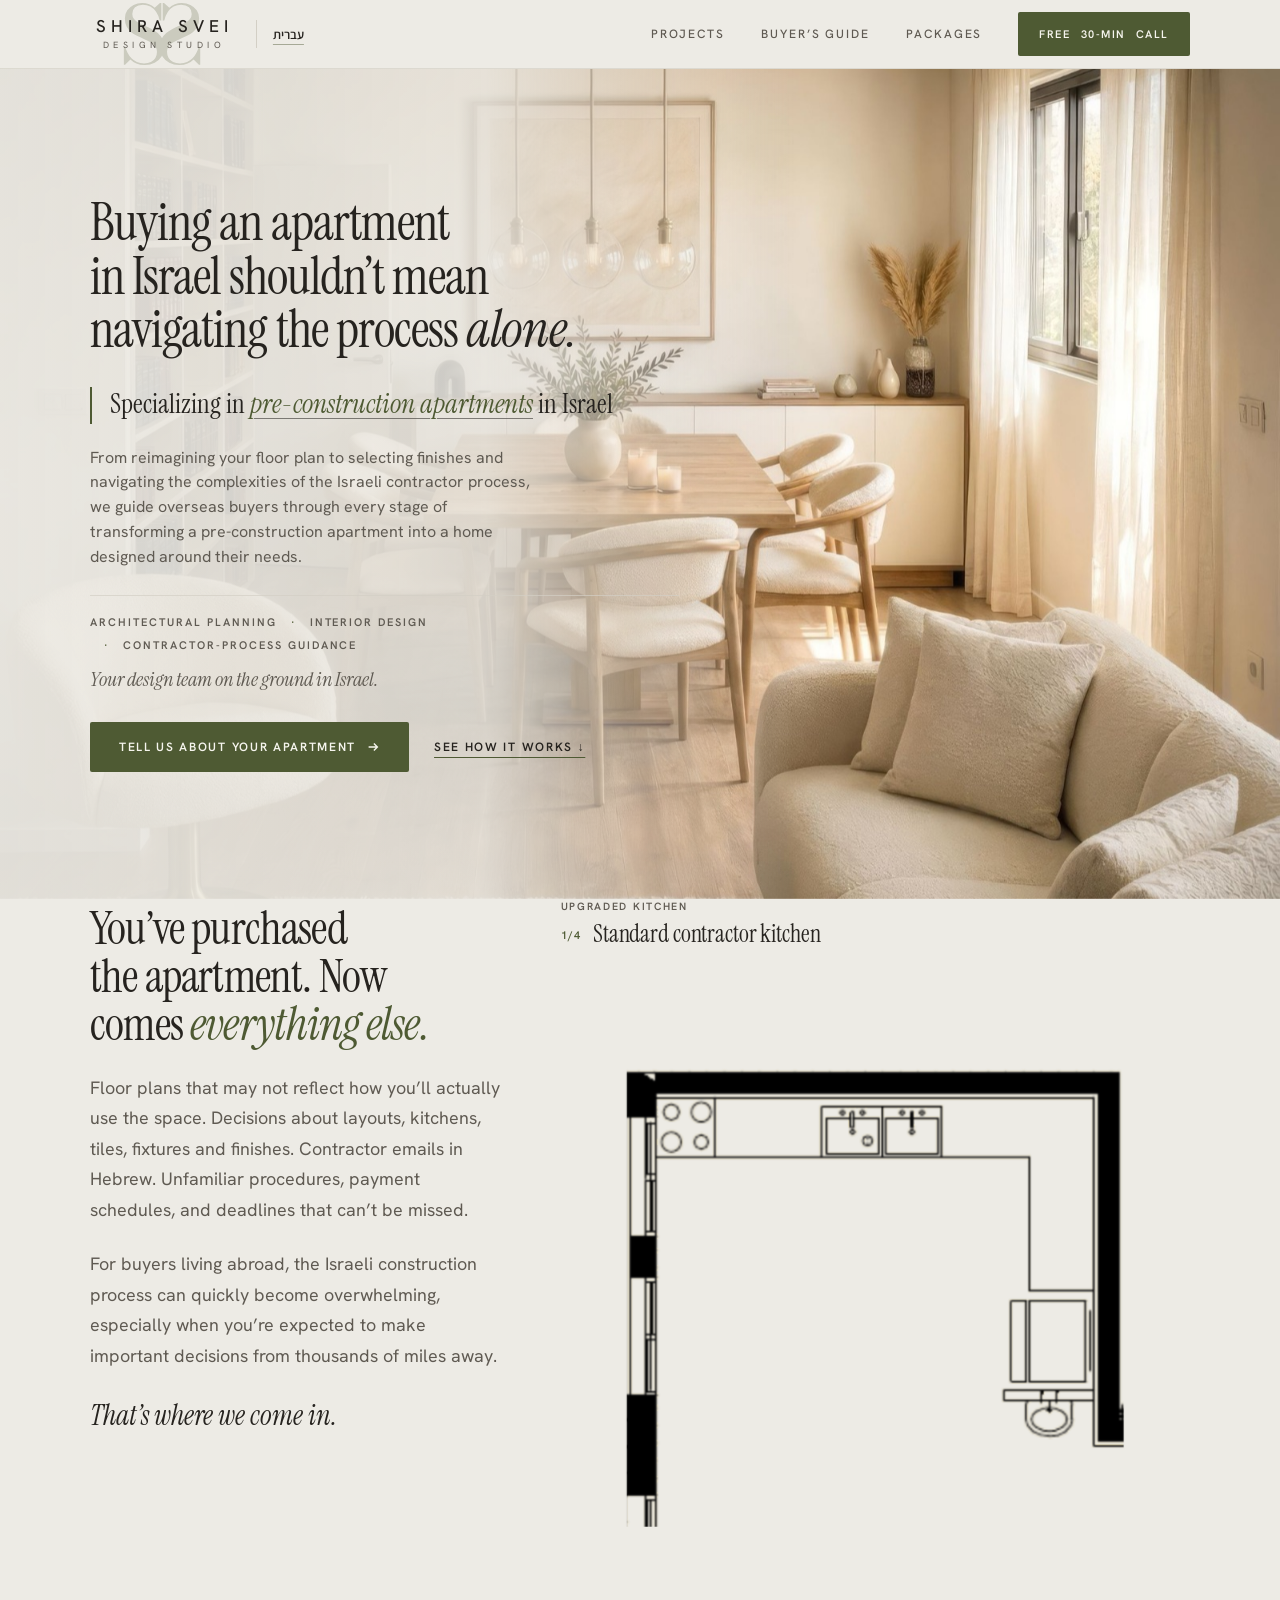
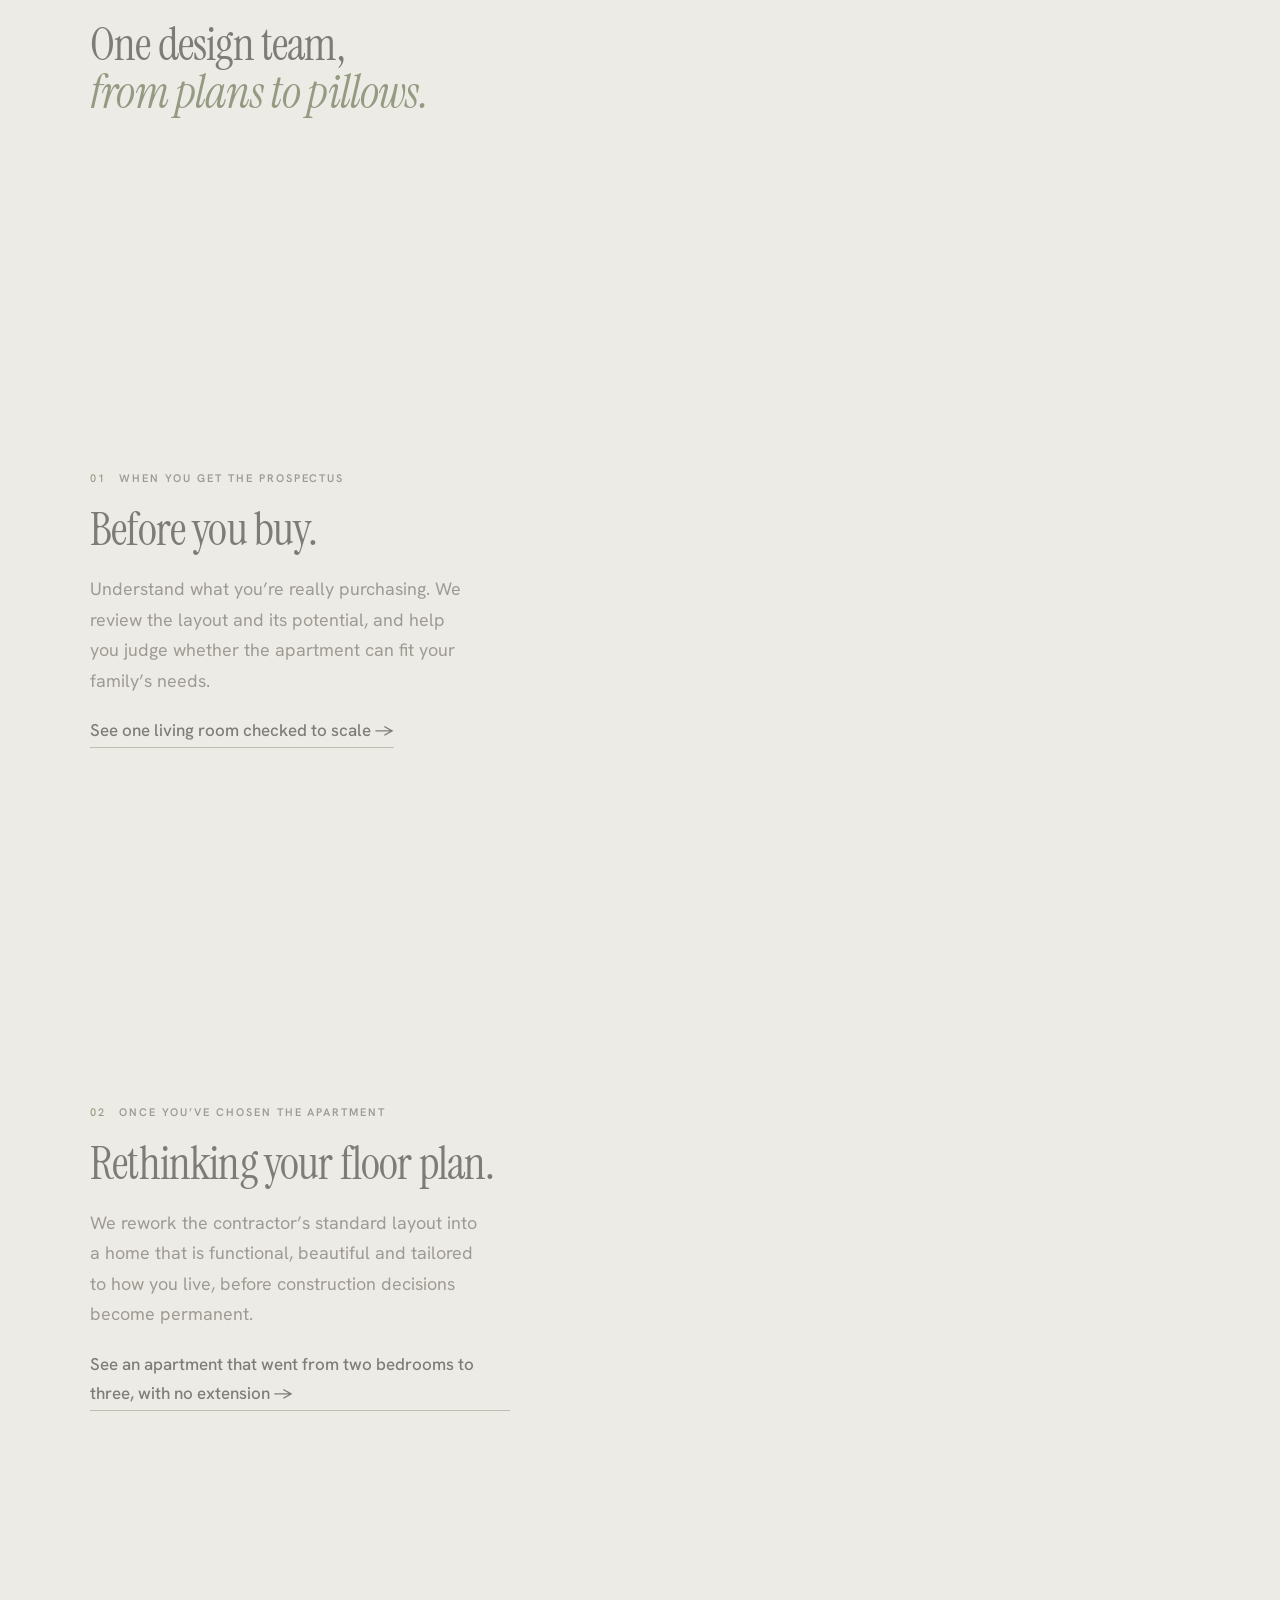
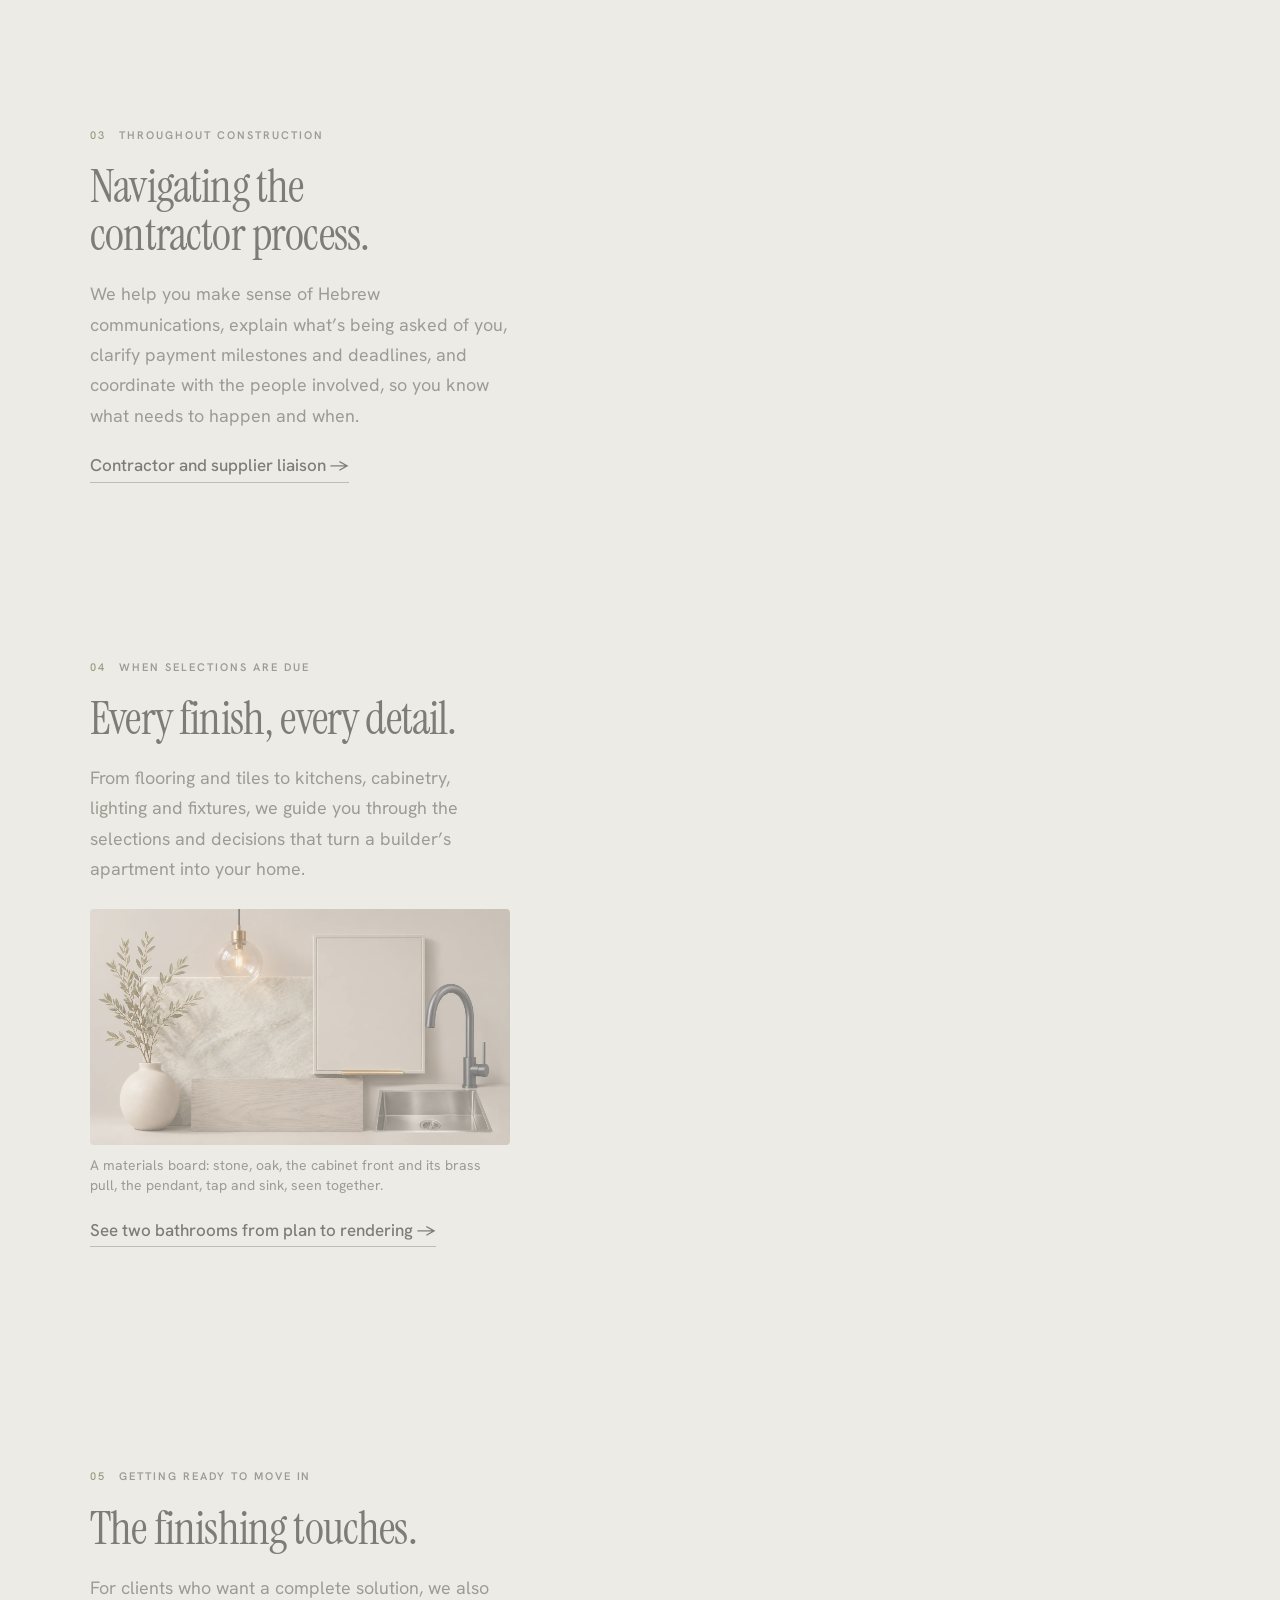
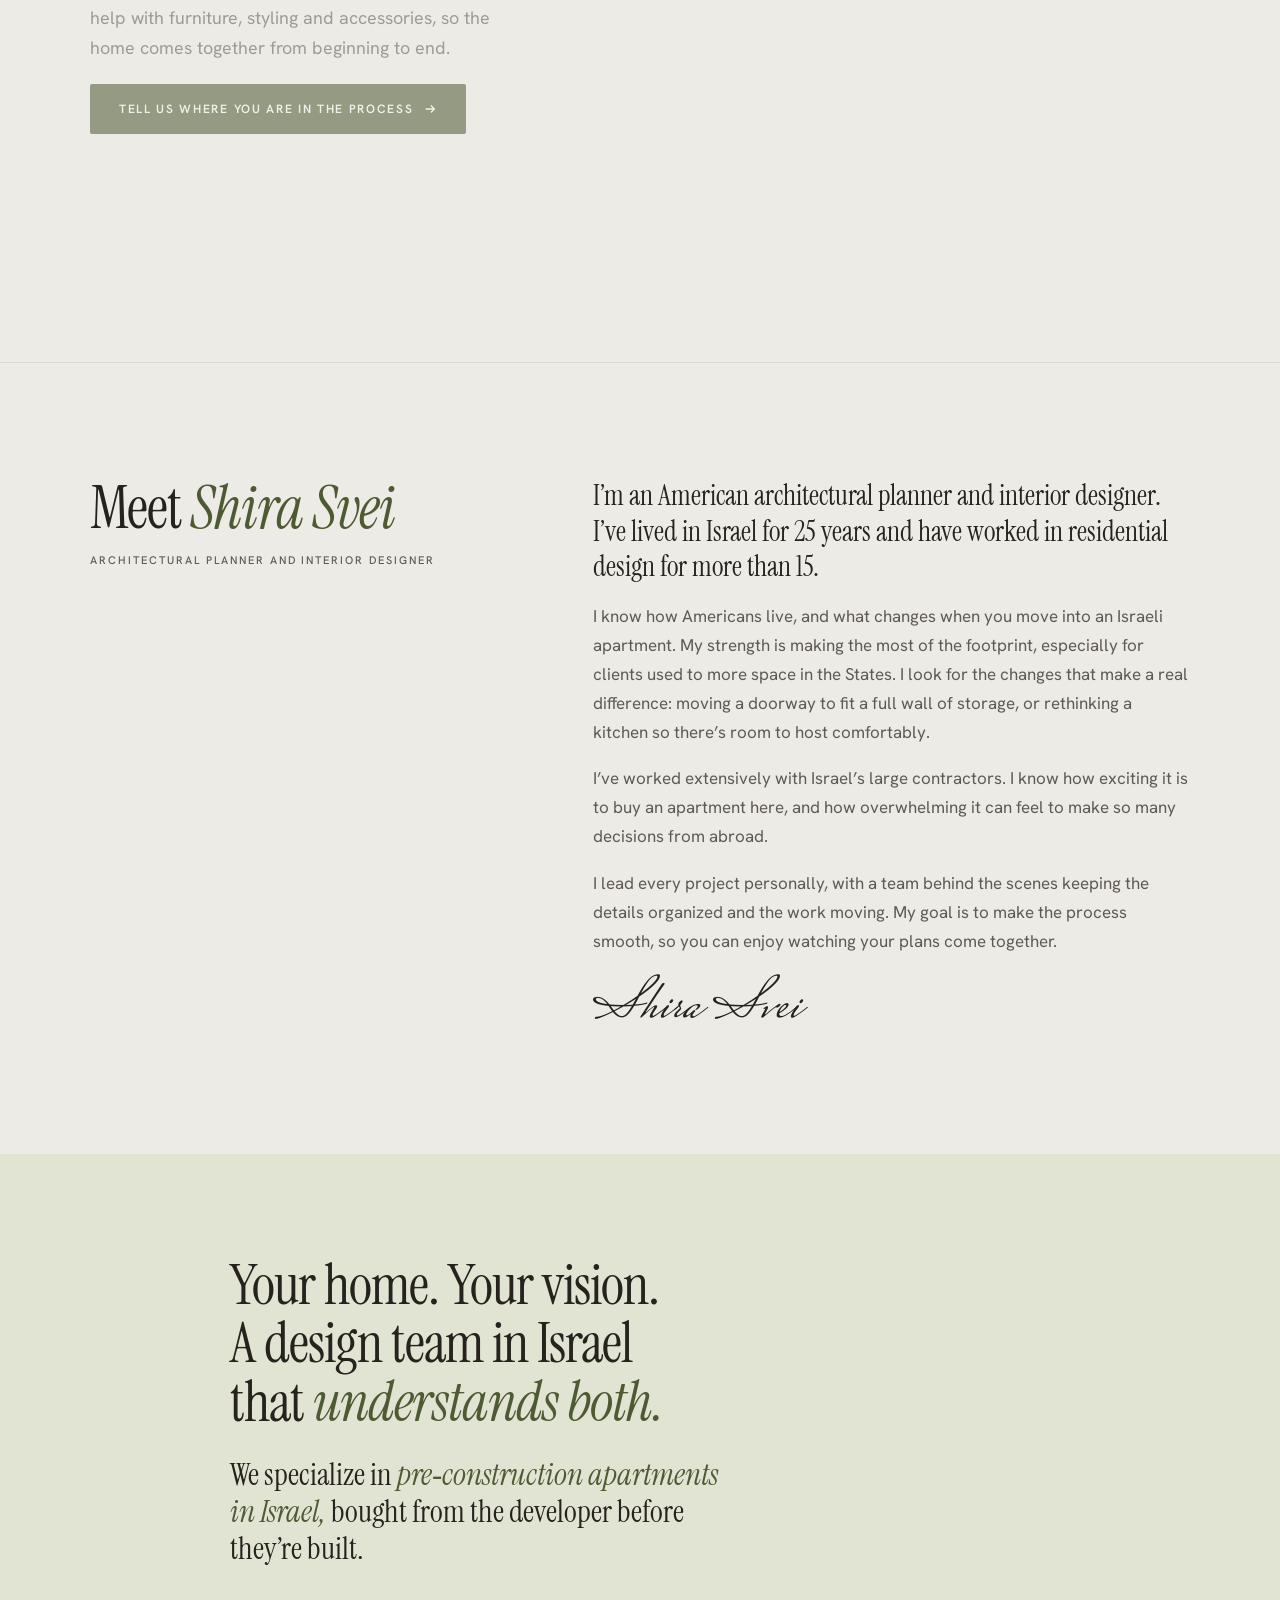
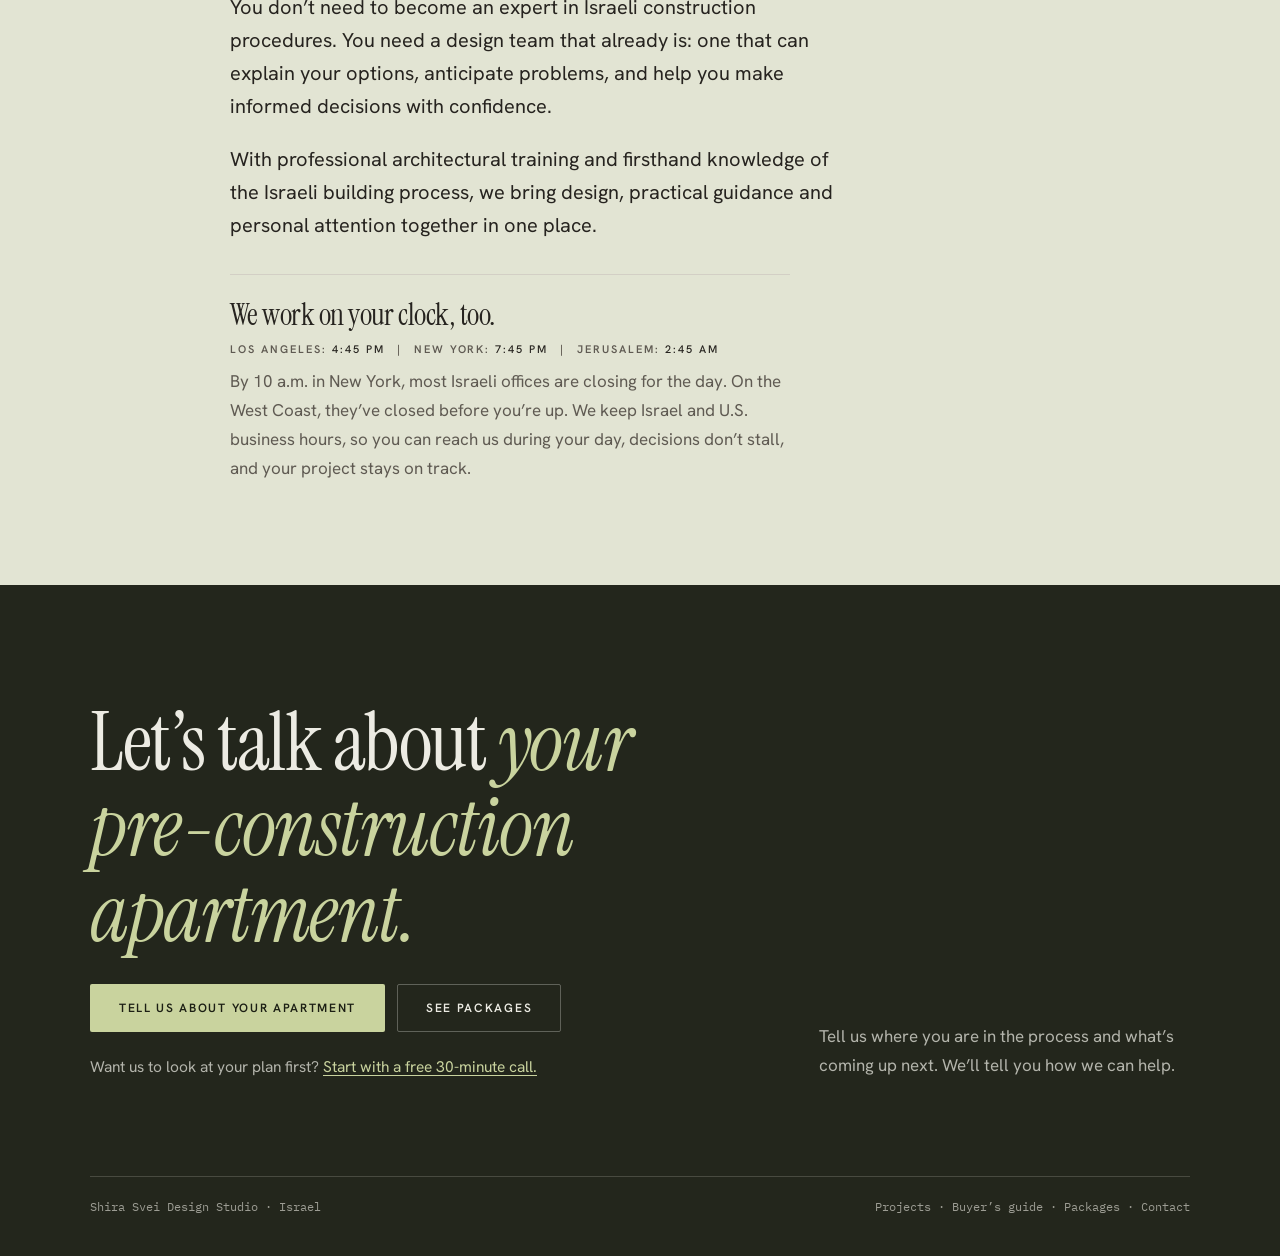
<file: index.html>
<!doctype html>
<html lang="en">
<meta charset="utf-8">
<meta name="viewport" content="width=device-width, initial-scale=1, viewport-fit=cover">
<title>Shira Svei Design Studio</title>
<link rel="preconnect" href="https://fonts.googleapis.com">
<link rel="preconnect" href="https://fonts.gstatic.com" crossorigin>
<link rel="stylesheet" href="https://fonts.googleapis.com/css2?family=Instrument+Serif:ital@0;1&family=Hanken+Grotesk:wght@400;500;600&family=IBM+Plex+Mono:wght@400;500&family=Frank+Ruhl+Libre:wght@400;500&family=Assistant:wght@400;500;600&display=swap">
<link rel="stylesheet" href="https://fonts.googleapis.com/css2?family=Mrs+Saint+Delafield&text=Shira%20Svei&display=swap">
<link rel="icon" href="img/favicon.svg" type="image/svg+xml">
<script src="i18n.js"></script>
<script src="menu.js" defer></script>
<link rel="stylesheet" href="styles.css">

<header class="top">
  <div class="wrap">
    <a class="brand" href="#top" aria-label="Shira Svei Design Studio, back to top">
      <svg class="brand-mark" viewBox="0 0 1917 1549" aria-hidden="true" focusable="false"><defs><path id="ssg" d="M629 -29Q511 -29 422.5 8.5Q334 46 272 110L138 -20H103V427H142Q165 345 203.5 270.5Q242 196 299.0 137.5Q356 79 434.0 45.0Q512 11 613 11Q713 11 785.5 46.0Q858 81 897.0 145.5Q936 210 936 299Q936 383 892.5 440.0Q849 497 777.5 539.0Q706 581 620.5 617.0Q535 653 449.5 694.0Q364 735 292.5 792.0Q221 849 177.5 931.0Q134 1013 134 1132Q134 1252 194.0 1339.0Q254 1426 352.5 1473.0Q451 1520 567 1520Q660 1520 739.5 1490.5Q819 1461 879 1402L1011 1520H1044V1085H1005Q973 1211 914.0 1299.0Q855 1387 772.0 1432.0Q689 1477 583 1477Q455 1477 387.0 1414.0Q319 1351 319 1248Q319 1173 362.0 1120.5Q405 1068 475.5 1028.0Q546 988 631.0 951.5Q716 915 800.5 871.5Q885 828 955.5 768.5Q1026 709 1069.0 624.0Q1112 539 1112 418Q1112 282 1050.0 181.5Q988 81 879.0 26.0Q770 -29 629 -29Z" transform="translate(-103 1520) scale(1 -1)"/></defs><use href="#ssg"/><use href="#ssg" transform="translate(1917 0) scale(-1 1)"/></svg><span class="brand-text"><span class="brand-word">Shira Svei</span><span class="brand-sub">Design Studio</span></span>
    </a>
    <nav class="links" aria-label="Main">
      <a class="hide-sm" href="projects.html">Projects</a>
      <a class="hide-sm" href="guide.html">Buyer’s guide</a>
      <a class="hide-sm" href="packages.html">Packages</a>
      <a class="btn btn-primary" href="https://calendar.app.google/oiMrJbxqETnfsCGP8" target="_blank" rel="noopener">Free <span class="xs-hide">30-min </span>call</a>
      <button class="menu-btn" type="button" aria-expanded="false" aria-controls="site-menu"><span class="menu-icon" aria-hidden="true"></span><span class="menu-word">Menu</span></button>
      <div class="menu-panel" id="site-menu" hidden>
        <a href="#model">How we help</a>
        <a href="#about">Meet Shira</a>
        <a href="#with">The difference</a>
        <a href="projects.html">Projects</a>
        <a href="guide.html">Buyer’s guide</a>
        <a href="packages.html">Packages</a>
        <a href="contact.html">Let’s talk</a>
      </div>
    </nav>
  </div>
</header>

<main id="top">
<section class="feature" aria-labelledby="hero-h">
  <div class="feature-pic"><img src="img/al-dining.jpg" width="1600" height="1200" fetchpriority="high" alt="A dining room we designed: a wooden table with cream chairs under glass pendant lights, beside a wall of books."></div>
  <div class="feature-scrim" aria-hidden="true"></div>
  <div class="wrap feature-copy">
    <h1 id="hero-h">Buying an apartment in Israel shouldn’t mean navigating the process <em>alone.</em></h1>
    <p class="feature-niche">Specializing in <a class="niche-link" href="guide.html#compare-h"><em>pre-construction apartments</em></a> in Israel</p>
    <p class="lede">From reimagining your floor plan to selecting finishes and navigating the complexities of the Israeli contractor process, we guide overseas buyers through every stage of transforming a pre-construction apartment into a home designed around their needs.</p>
    <p class="feature-services"><span>Architectural planning</span><span>Interior design</span><span>Contractor-process guidance</span></p>
    <p class="feature-tag">Your design team on the ground in Israel.</p>
    <div class="hero-actions">
      <a class="btn btn-primary" href="contact.html">Tell us about your apartment
        <svg viewBox="0 0 16 16" fill="none" stroke="currentColor" stroke-width="1.6" aria-hidden="true"><path d="M3 8h10M9 4l4 4-4 4"/></svg></a>
      <a class="btn btn-ghost" href="#model">See how it works ↓</a>
    </div>
  </div>
</section>

<!-- Phones (owner, Nov 26, after a visitor found the phone version "a little overwhelming"): a slim bar under the
     header with the page's four parts; the one you're in is underlined (app.js). Hidden on wider screens. -->
<nav class="jump" aria-label="On this page">
  <a href="#model">How we help</a><a href="#about">Meet Shira</a><a href="#with">Why us</a><a href="#talk">Let’s talk</a>
</nav>

<section class="story k3d k3d-hero k3d-scroll k3d-story" id="model" aria-labelledby="story-h">
  <div class="wrap story-grid">
    <div class="story-text">
      <div class="story-step story-intro">
        <h2 class="story-title" id="story-h">You’ve purchased the apartment. Now comes <em>everything else.</em></h2>
        <p>Floor plans that may not reflect how you’ll actually use the space. Decisions about layouts, kitchens, tiles, fixtures and finishes. Contractor emails in Hebrew. Unfamiliar procedures, payment schedules, and deadlines that can’t be missed.</p>
        <p>For buyers living abroad, the Israeli construction process can quickly become overwhelming, especially when you’re expected to make important decisions from thousands of miles away.</p>
        <p class="story-turn">That’s where we come in.</p>
      </div>
      <div class="story-step story-howto">
        <h2 class="story-title">One design team, <em>from plans to pillows.</em></h2>
      </div>
      <div class="story-step" id="stage-1">
        <span class="label"><b>01</b> When you get the prospectus</span>
        <h2>Before you buy.</h2>
        <p>Understand what you’re really purchasing. We review the layout and its potential, and help you judge whether the apartment can fit your family’s needs.</p>
        <a class="textlink" href="project-furniture-study.html">See one living room checked to scale →</a>
      </div>
      <div class="story-step" id="stage-2">
        <span class="label"><b>02</b> Once you’ve chosen the apartment</span>
        <h2>Rethinking your floor plan.</h2>
        <p>We rework the contractor’s standard layout into a home that is functional, beautiful and tailored to how you live, before construction decisions become permanent.</p>
        <a class="textlink" href="project-jerusalem-heights.html">See an apartment that went from two bedrooms to three, with no extension →</a>
      </div>
      <div class="story-step" id="stage-3">
        <span class="label"><b>03</b> Throughout construction</span>
        <h2>Navigating the contractor process.</h2>
        <p>We help you make sense of Hebrew communications, explain what’s being asked of you, clarify payment milestones and deadlines, and coordinate with the people involved, so you know what needs to happen and when.</p>
        <a class="textlink" href="packages.html#liaison">Contractor and supplier liaison →</a>
      </div>
      <div class="story-step" id="stage-4">
        <span class="label"><b>04</b> When selections are due</span>
        <h2>Every finish, every detail.</h2>
        <p>From flooring and tiles to kitchens, cabinetry, lighting and fixtures, we guide you through the selections and decisions that turn a builder’s apartment into your home.</p>
        <figure class="story-figure">
          <img src="img/materials-board.webp" width="1672" height="941" loading="lazy" alt="A materials board for one kitchen: a pale quartzite slab, a light oak panel, a greige cabinet door with a brass pull, a glass pendant, a dark tap and a steel sink, with olive branches in a stone vase.">
          <figcaption>A materials board: stone, oak, the cabinet front and its brass pull, the pendant, tap and sink, seen together.</figcaption>
        </figure>
        <a class="textlink" href="project-bathrooms.html">See two bathrooms from plan to rendering →</a>
      </div>
      <div class="story-step" id="stage-5">
        <span class="label"><b>05</b> Getting ready to move in</span>
        <h2>The finishing touches.</h2>
        <p>For clients who want a complete solution, we also help with furniture, styling and accessories, so the home comes together from beginning to end.</p>
        <a class="btn btn-primary" href="contact.html">Tell us where you are in the process
          <svg viewBox="0 0 16 16" fill="none" stroke="currentColor" stroke-width="1.6" aria-hidden="true"><path d="M3 8h10M9 4l4 4-4 4"/></svg></a>
      </div>
    </div>
    <div class="story-media">
      <div class="k3d-stage">
        <p class="k3d-tag"><span class="k3d-tag-project">Upgraded kitchen</span><span class="k3d-tag-step"><b>4/4</b> Photo-realistic rendering</span></p>
        <div class="k3d-view">
          <img class="k3d-photo" src="img/kitchen-render-styled.webp" width="1779" height="884" alt="Rendering of the finished kitchen: greige cabinets with brass handles, pale stone counters, a waterfall island under two glass pendants, and oak floors.">
        </div>
      </div>
    </div>
  </div>
</section>

<section class="about" id="about" aria-labelledby="about-h">
  <div class="wrap about-grid">
    <div class="about-head">
      <h2 id="about-h">Meet <em>Shira Svei</em></h2>
      <p class="about-role">Architectural planner and interior designer</p>
    </div>
    <div class="about-copy">
      <p class="about-lead">I’m an American architectural planner and interior designer. I’ve lived in Israel for 25 years and have worked in residential design for more than 15.</p>
      <p>I know how Americans live, and what changes when you move into an Israeli apartment. My strength is making the most of the footprint, especially for clients used to more space in the States. I look for the changes that make a real difference: moving a doorway to fit a full wall of storage, or rethinking a kitchen so there’s room to host comfortably.</p>
      <p>I’ve worked extensively with Israel’s large contractors. I know how exciting it is to buy an apartment here, and how overwhelming it can feel to make so many decisions from abroad.</p>
      <p>I lead every project personally, with a team behind the scenes keeping the details organized and the work moving. My goal is to make the process smooth, so you can enjoy watching your plans come together.</p>
      <p class="about-sign" aria-hidden="true">Shira Svei</p>
    </div>
  </div>
</section>

<section class="with" id="with" aria-labelledby="with-h">
  <div class="wrap">
    <h2 id="with-h">Your home. Your vision. A design team in Israel that <em>understands both.</em></h2>
      <p class="niche-strong">We specialize in <em>pre‑construction apartments in Israel,</em> bought from the developer before they’re built.</p>
    <p class="lede">You don’t need to become an expert in Israeli construction procedures. You need a design team that already is: one that can explain your options, anticipate problems, and help you make informed decisions with confidence.</p>
    <p class="lede">With professional architectural training and firsthand knowledge of the Israeli building process, we bring design, practical guidance and personal attention together in one place.</p>
    <div class="with-hours">
      <h3>We work on your clock, too.</h3>
      <p class="with-clock label" hidden><span data-tz="America/Los_Angeles">Los Angeles</span><i aria-hidden="true">|</i><span data-tz="America/New_York">New York</span><i aria-hidden="true">|</i><span data-tz="Asia/Jerusalem">Jerusalem</span></p>
      <p>By 10 a.m. in New York, most Israeli offices are closing for the day. On the West Coast, they’ve closed before you’re up. We keep Israel and U.S. business hours, so you can reach us during your day, decisions don’t stall, and your project stays on track.</p>
    </div>
    <script>
      /* the current time in each city (owner, Nov 24). Hidden until filled; the Hebrew site leaves it out (CSS). */
      (function () {
        var box = document.querySelector('.with-clock');
        if (!box || !window.Intl) return;
        var spans = box.querySelectorAll('[data-tz]');
        function tick() {
          var now = new Date();
          for (var i = 0; i < spans.length; i++) {
            var s = spans[i], city = s.getAttribute('data-city') || s.textContent;
            s.setAttribute('data-city', city);
            var t = new Intl.DateTimeFormat('en-US', { hour: 'numeric', minute: '2-digit', timeZone: s.getAttribute('data-tz') }).format(now);
            s.innerHTML = city + ': <b>' + t.toLowerCase() + '</b>';
          }
          box.hidden = false;
        }
        try { tick(); setInterval(tick, 30000); } catch (e) {}
      })();
    </script>
  </div>
</section>

  <section class="close" id="talk" aria-labelledby="close-h">
    <div class="wrap">
      <div class="close-grid">
        <div>
          <h2 id="close-h">Let’s talk about <em>your pre-construction apartment.</em></h2>
          <div class="actions">
            <a class="btn btn-primary" href="contact.html">Tell us about your apartment</a>
            <a class="btn btn-ghost" href="packages.html">See packages</a>
          </div>
          <p class="close-intro">Want us to look at your plan first? <a href="https://calendar.app.google/oiMrJbxqETnfsCGP8" target="_blank" rel="noopener">Start with a free 30-minute call.</a></p>
        </div>
        <p>Tell us where you are in the process and what’s coming up next. We’ll tell you how we can help.</p>
      </div>
      <div class="foot">
        <span>Shira Svei Design Studio · Israel</span>
        <span><a href="projects.html">Projects</a> · <a href="guide.html">Buyer’s guide</a> · <a href="packages.html">Packages</a> · <a href="contact.html">Contact</a></span>
      </div>
    </div>
  </section>
</main>

<script>
  // feature picture: drifts slower than the page and fades out as you scroll into the kitchen story
  (function(){
    var sec=document.querySelector('.feature'); if(!sec) return;
    if(matchMedia('(prefers-reduced-motion: reduce)').matches) return;
    var pic=sec.querySelector('.feature-pic'), copy=sec.querySelector('.feature-copy'), queued=false;
    function update(){
      queued=false;
      var p=Math.min(1, Math.max(0, scrollY/(sec.offsetHeight*1.25)));
      if(innerWidth<=900){ // phones (Nov 26): the picture sits above the words, so it drifts inside its own frame and never slides over them
        pic.style.opacity="";pic.style.transform="";pic.style.overflow="hidden";
        pic.firstElementChild.style.transform='translateY('+(p*12).toFixed(1)+'%) scale('+(1+p*.08).toFixed(3)+')';
        copy.style.opacity="";copy.style.transform="";return;
      }
      pic.firstElementChild.style.transform="";
      pic.style.opacity=(1-Math.pow(p,1.6)).toFixed(3);
      pic.style.transform='translateY('+(p*30).toFixed(1)+'%) scale('+(1+p*.06).toFixed(3)+')';
      copy.style.opacity=(1-Math.max(0,p-.3)*1.4).toFixed(3);
      copy.style.transform='translateY('+(-p*60).toFixed(1)+'px)';
    }
    addEventListener('scroll',function(){ if(!queued){queued=true;requestAnimationFrame(update);} },{passive:true});
    update();
    window.__feature=update;
  })();
</script>
<script>
  // compare slider
  (function(){var box=document.getElementById('compare'),r=document.getElementById('compare-range');
  if(box&&r){r.addEventListener('input',function(){box.style.setProperty('--pos',r.value+'%')});}})();
</script>
<script type="module" src="kitchen3d.js"></script>
</file>
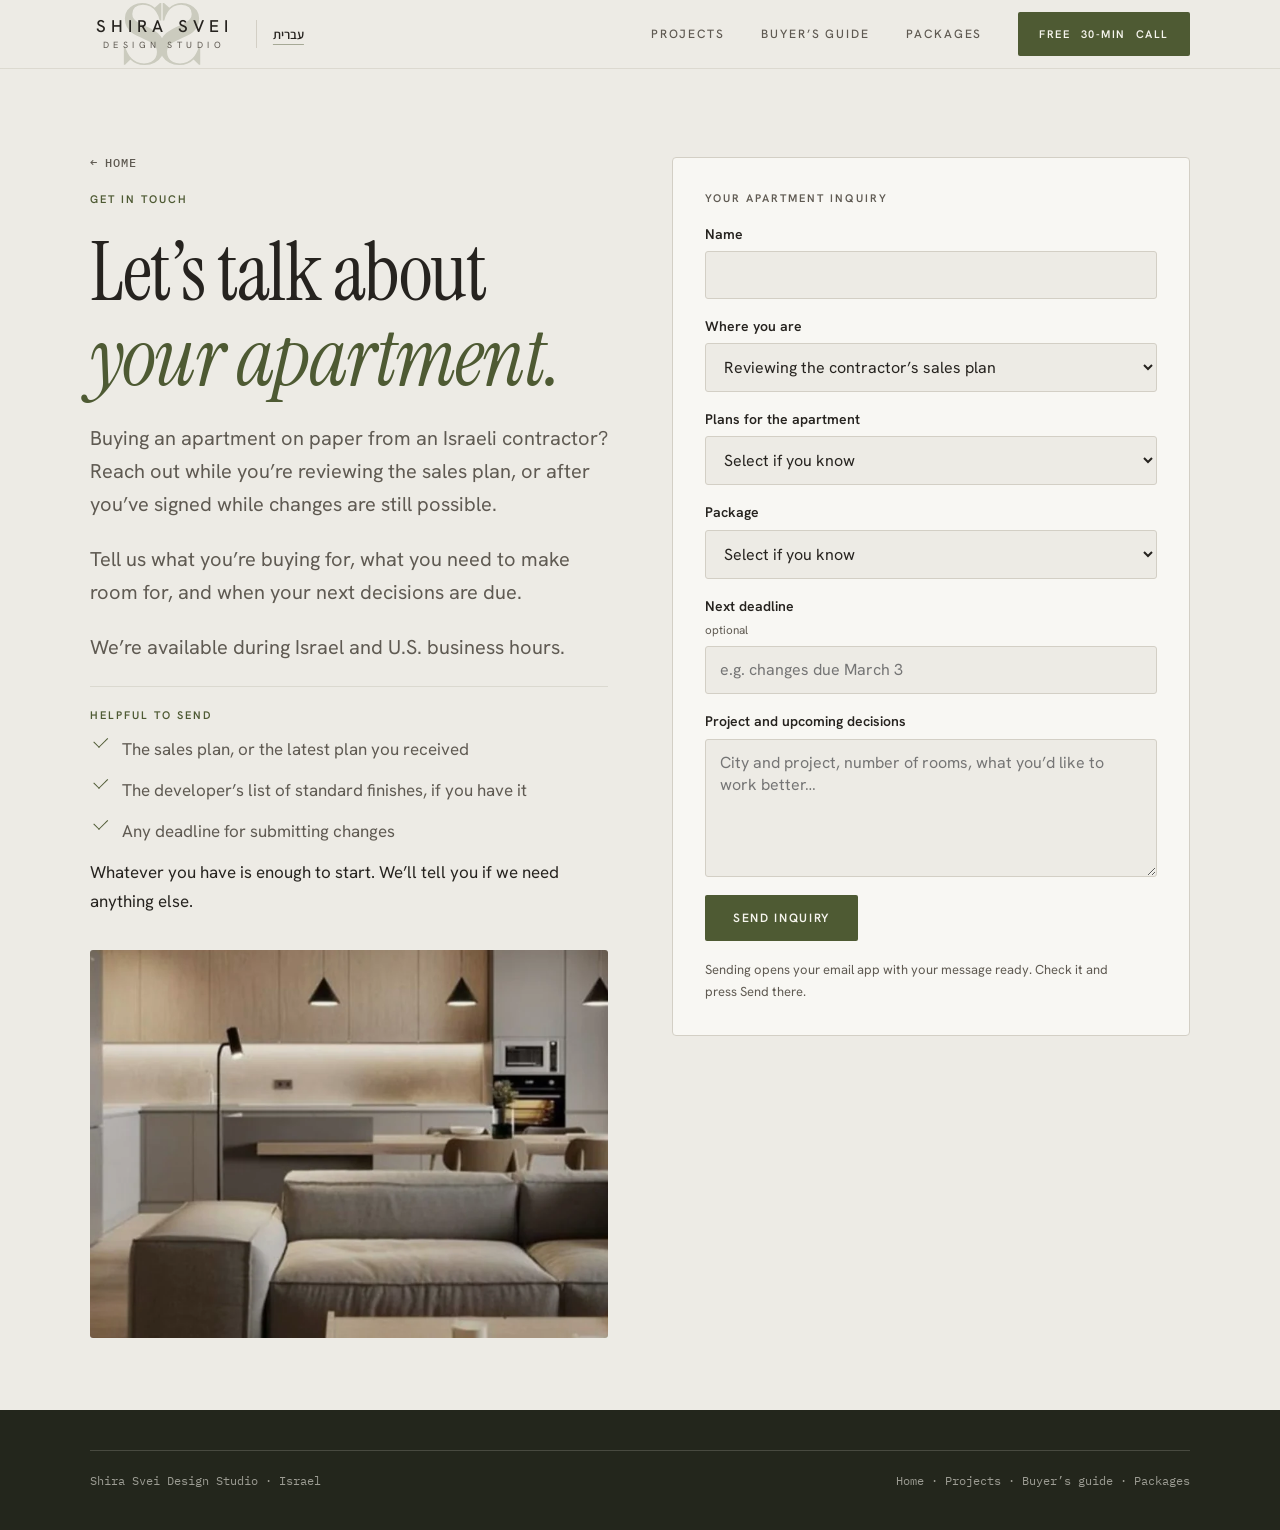
<file: contact.html>
<!doctype html>
    <html lang="en">
    <head>
    <meta charset="utf-8">
    <meta name="viewport" content="width=device-width, initial-scale=1, viewport-fit=cover">
    <title>Contact · Shira Svei Design Studio</title>
    <meta name="description" content="Tell Shira Svei Design Studio about your new-build apartment in Israel.">
    <link rel="preconnect" href="https://fonts.googleapis.com">
    <link rel="preconnect" href="https://fonts.gstatic.com" crossorigin>
    <link rel="stylesheet" href="https://fonts.googleapis.com/css2?family=Instrument+Serif:ital@0;1&family=Hanken+Grotesk:wght@400;500;600&family=IBM+Plex+Mono:wght@400;500&family=Frank+Ruhl+Libre:wght@400;500&family=Assistant:wght@400;500;600&display=swap">
    <link rel="icon" href="img/favicon.svg" type="image/svg+xml">
    
    <script src="i18n.js"></script>
<script src="menu.js" defer></script>
    <link rel="stylesheet" href="styles.css">
    </head>
    <body>
    <header class="top">
  <div class="wrap">
    <a class="brand" href="index.html" aria-label="Shira Svei Design Studio, home">
      <svg class="brand-mark" viewBox="0 0 1917 1549" aria-hidden="true" focusable="false"><defs><path id="ssg" d="M629 -29Q511 -29 422.5 8.5Q334 46 272 110L138 -20H103V427H142Q165 345 203.5 270.5Q242 196 299.0 137.5Q356 79 434.0 45.0Q512 11 613 11Q713 11 785.5 46.0Q858 81 897.0 145.5Q936 210 936 299Q936 383 892.5 440.0Q849 497 777.5 539.0Q706 581 620.5 617.0Q535 653 449.5 694.0Q364 735 292.5 792.0Q221 849 177.5 931.0Q134 1013 134 1132Q134 1252 194.0 1339.0Q254 1426 352.5 1473.0Q451 1520 567 1520Q660 1520 739.5 1490.5Q819 1461 879 1402L1011 1520H1044V1085H1005Q973 1211 914.0 1299.0Q855 1387 772.0 1432.0Q689 1477 583 1477Q455 1477 387.0 1414.0Q319 1351 319 1248Q319 1173 362.0 1120.5Q405 1068 475.5 1028.0Q546 988 631.0 951.5Q716 915 800.5 871.5Q885 828 955.5 768.5Q1026 709 1069.0 624.0Q1112 539 1112 418Q1112 282 1050.0 181.5Q988 81 879.0 26.0Q770 -29 629 -29Z" transform="translate(-103 1520) scale(1 -1)"/></defs><use href="#ssg"/><use href="#ssg" transform="translate(1917 0) scale(-1 1)"/></svg><span class="brand-text"><span class="brand-word">Shira Svei</span><span class="brand-sub">Design Studio</span></span>
    </a>
    <nav class="links" aria-label="Main">
      <a class="hide-sm" href="projects.html">Projects</a>
      <a class="hide-sm" href="guide.html">Buyer’s guide</a>
      <a class="hide-sm" href="packages.html">Packages</a>
      <a class="btn btn-primary" href="https://calendar.app.google/oiMrJbxqETnfsCGP8" target="_blank" rel="noopener">Free <span class="xs-hide">30-min </span>call</a>
      <button class="menu-btn" type="button" aria-expanded="false" aria-controls="site-menu"><span class="menu-icon" aria-hidden="true"></span><span class="menu-word">Menu</span></button>
      <div class="menu-panel" id="site-menu" hidden>
        <a href="index.html#model">How we help</a>
        <a href="index.html#about">Meet Shira</a>
        <a href="index.html#with">The difference</a>
        <a href="projects.html">Projects</a>
        <a href="guide.html">Buyer’s guide</a>
        <a href="packages.html">Packages</a>
        <a href="contact.html">Let’s talk</a>
      </div>
    </nav>
  </div>
</header>

    <main>
    <section class="phero">
  <div class="wrap two" style="align-items:start">
    <div class="phero-copy">
      <a class="back" href="index.html">← Home</a>
      <span class="label">Get in touch</span>
      <h1>Let’s talk about <em>your apartment.</em></h1>
      <p class="lede">Buying an apartment on paper from an Israeli contractor? Reach out while you’re reviewing the sales plan, or after you’ve signed while changes are still possible.</p>
      <p class="lede">Tell us what you’re buying for, what you need to make room for, and when your next decisions are due.</p>
      <p class="lede">We’re available during Israel and U.S. business hours.</p>
      <div class="send-list">
        <span class="label">Helpful to send</span>
        <ul class="ticks">
          <li>The sales plan, or the latest plan you received</li>
          <li>The developer’s list of standard finishes, if you have it</li>
          <li>Any deadline for submitting changes</li>
        </ul>
        <p class="fine">Whatever you have is enough to start. We’ll tell you if we need anything else.</p>
      </div>
      <img src="img/evening-kitchen.webp" alt="Open kitchen with dark pendant lights behind a gray sofa" width="800" height="1208" style="width:100%;aspect-ratio:4/3;object-fit:cover;border-radius:3px;margin-top:8px">
    </div>
    <form class="form" id="inquiry-form" data-email="shira@shirasvei.com" novalidate>
      <span class="label">Your apartment inquiry</span>
      <label for="f-name">Name<input id="f-name" name="name" autocomplete="name" required></label>
      <div class="row">
        <label for="f-stage">Where you are<select id="f-stage" name="stage">
          <option>Reviewing the contractor’s sales plan</option>
          <option>Signed and planning changes before construction</option>
          <option>Choosing changes or finishes</option>
          <option>Getting ready to move in</option>
          <option>Other</option>
        </select></label>
        <label for="f-purpose">Plans for the apartment<select id="f-purpose" name="purpose">
          <option value="">Select if you know</option>
          <option>Move in at handover</option>
          <option>Live there later</option>
          <option>Buy as an investment</option>
          <option>Still deciding</option>
        </select></label>
      </div>
      <div class="row">
        <label for="f-package">Package<select id="f-package" name="package">
          <option value="">Select if you know</option>
          <option value="intro">Free intro call (30 minutes)</option>
          <option value="plan-review">Consultation (up to 2 hours)</option>
          <option value="floor-plan">Floor plan redesign</option>
          <option value="kitchen">Custom kitchen design</option>
          <option value="selections">Tile and fixture selection</option>
          <option value="liaison">Contractor and supplier liaison</option>
          <option value="furnishing">Furniture and accessory shopping</option>
          <option value="ongoing-support">Full-service new-build support</option>
        </select></label>
        <label for="f-deadline">Next deadline <small>optional</small><input id="f-deadline" name="deadline" placeholder="e.g. changes due March 3"></label>
      </div>
      <label for="f-details">Project and upcoming decisions<textarea id="f-details" name="details" rows="5" required placeholder="City and project, number of rooms, what you’d like to work better…"></textarea></label>
      <div class="actions">
        <button class="btn btn-primary" type="submit">Send inquiry</button>
        <output id="copy-status" aria-live="polite"></output>
      </div>
      <textarea id="copy-fallback" aria-label="Inquiry text to copy" rows="6" hidden readonly></textarea>
      <p class="fine">Sending opens your email app with your message ready. Check it and press Send there.</p>
    </form>
  </div>
</section>
<section class="close" style="padding-top:40px">
  <div class="wrap"><div class="foot" style="margin-top:0">
    <span>Shira Svei Design Studio · Israel</span>
    <span><a href="index.html">Home</a> · <a href="projects.html">Projects</a> · <a href="guide.html">Buyer’s guide</a> · <a href="packages.html">Packages</a></span>
  </div></div>
</section>

    </main>
    
    <script src="app.js"></script>
    
    </body>
    </html>
</file>
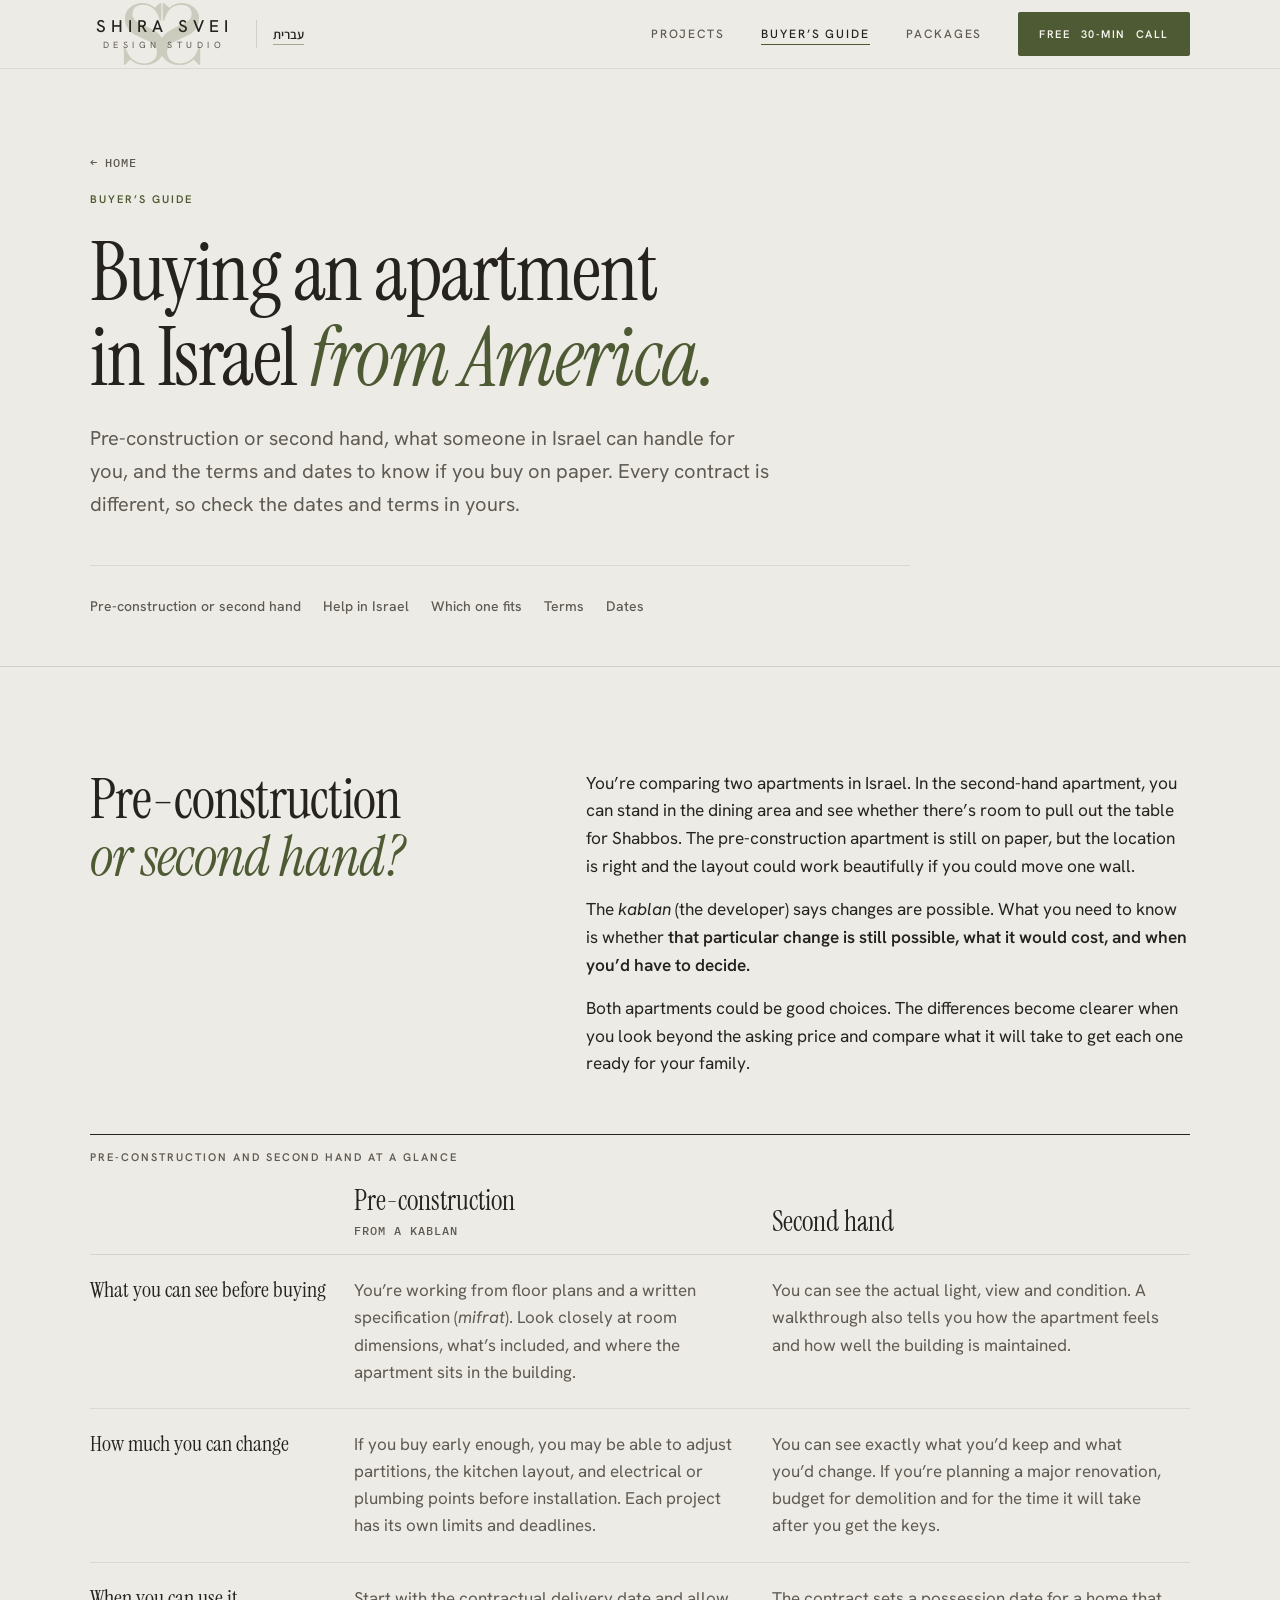
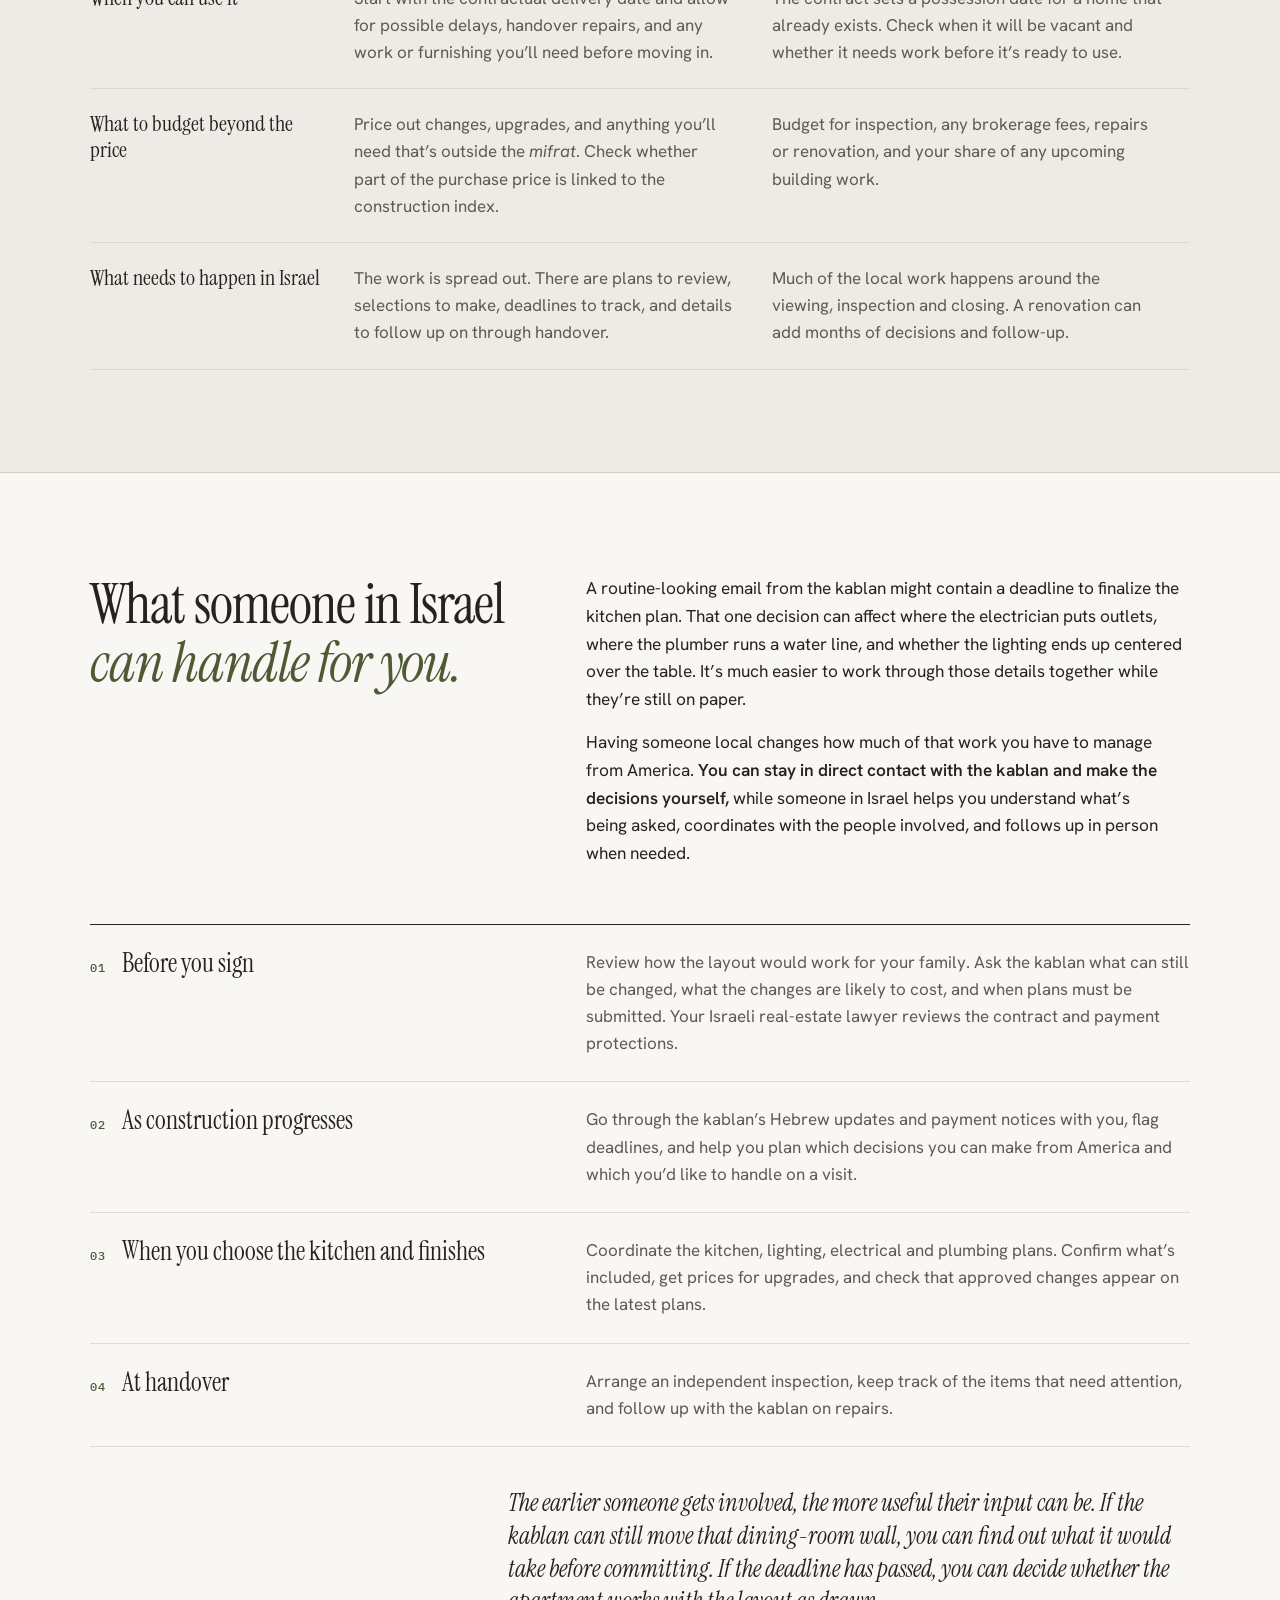
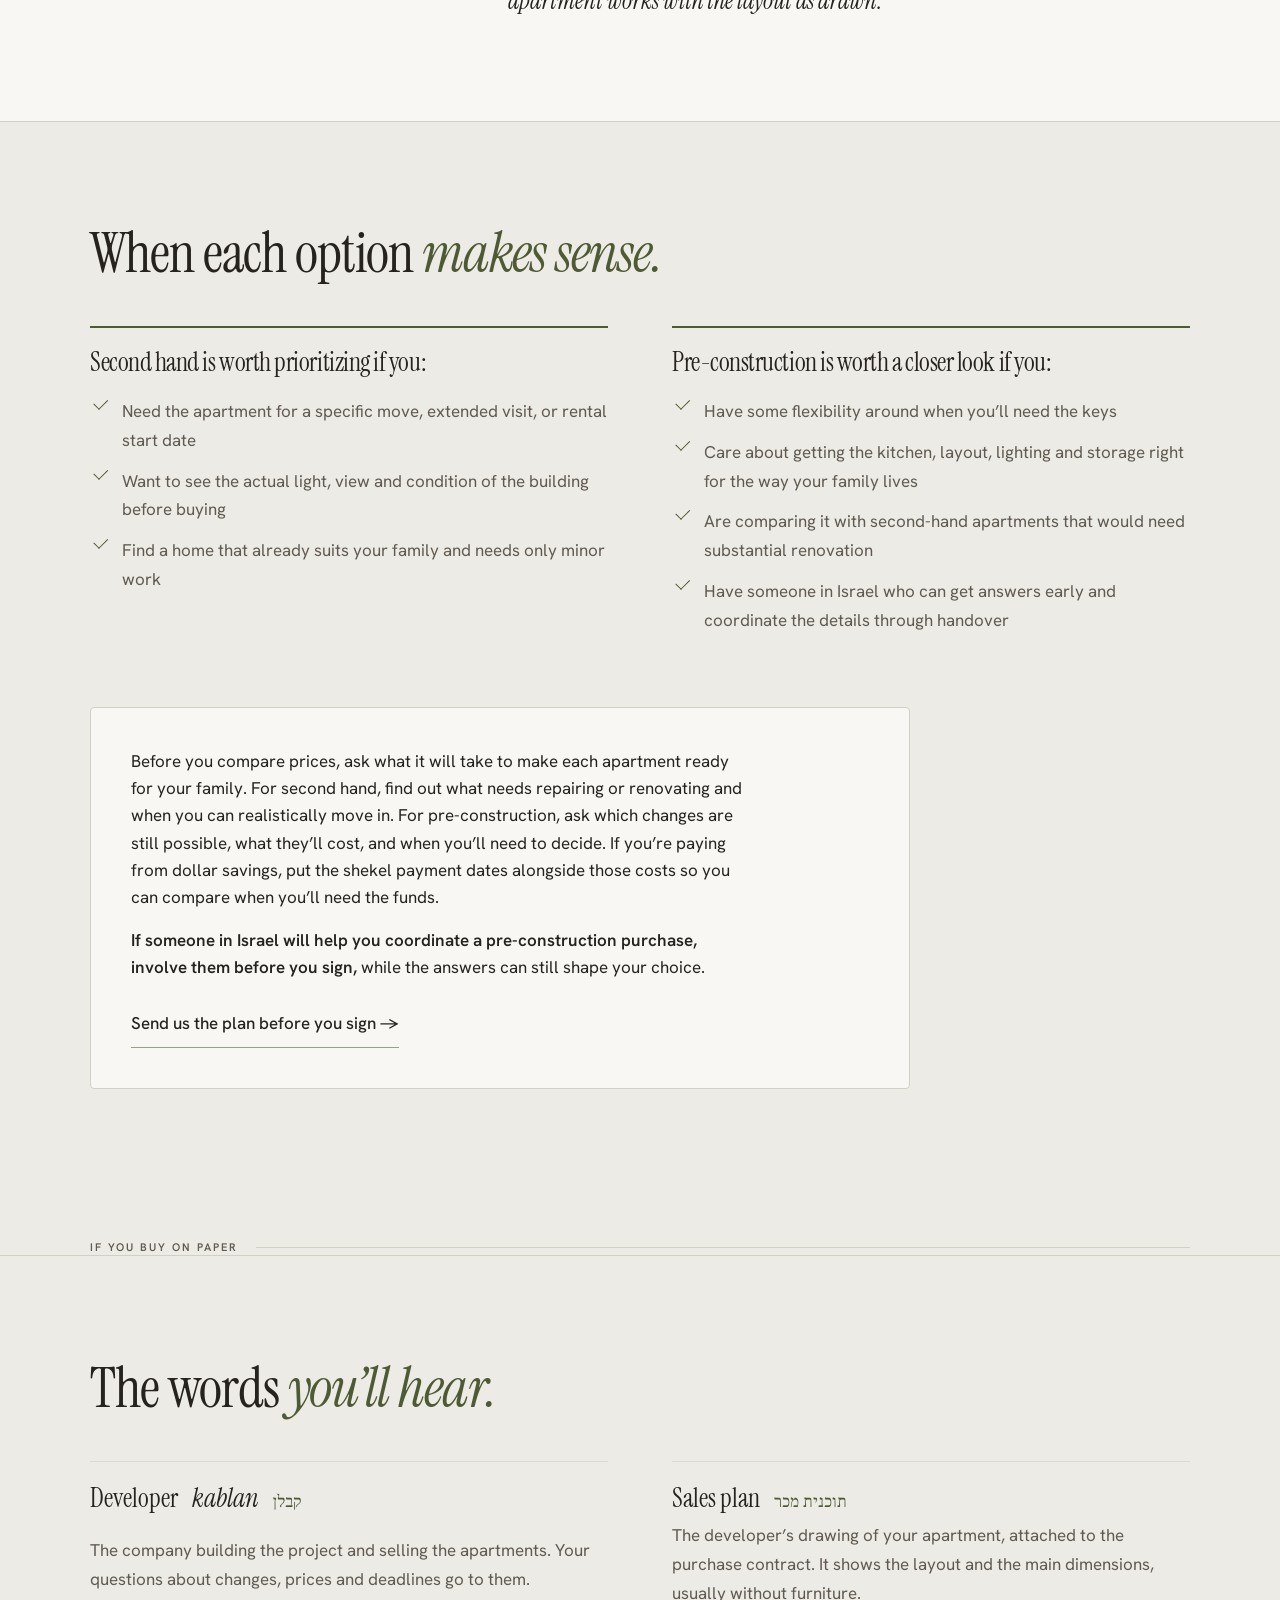
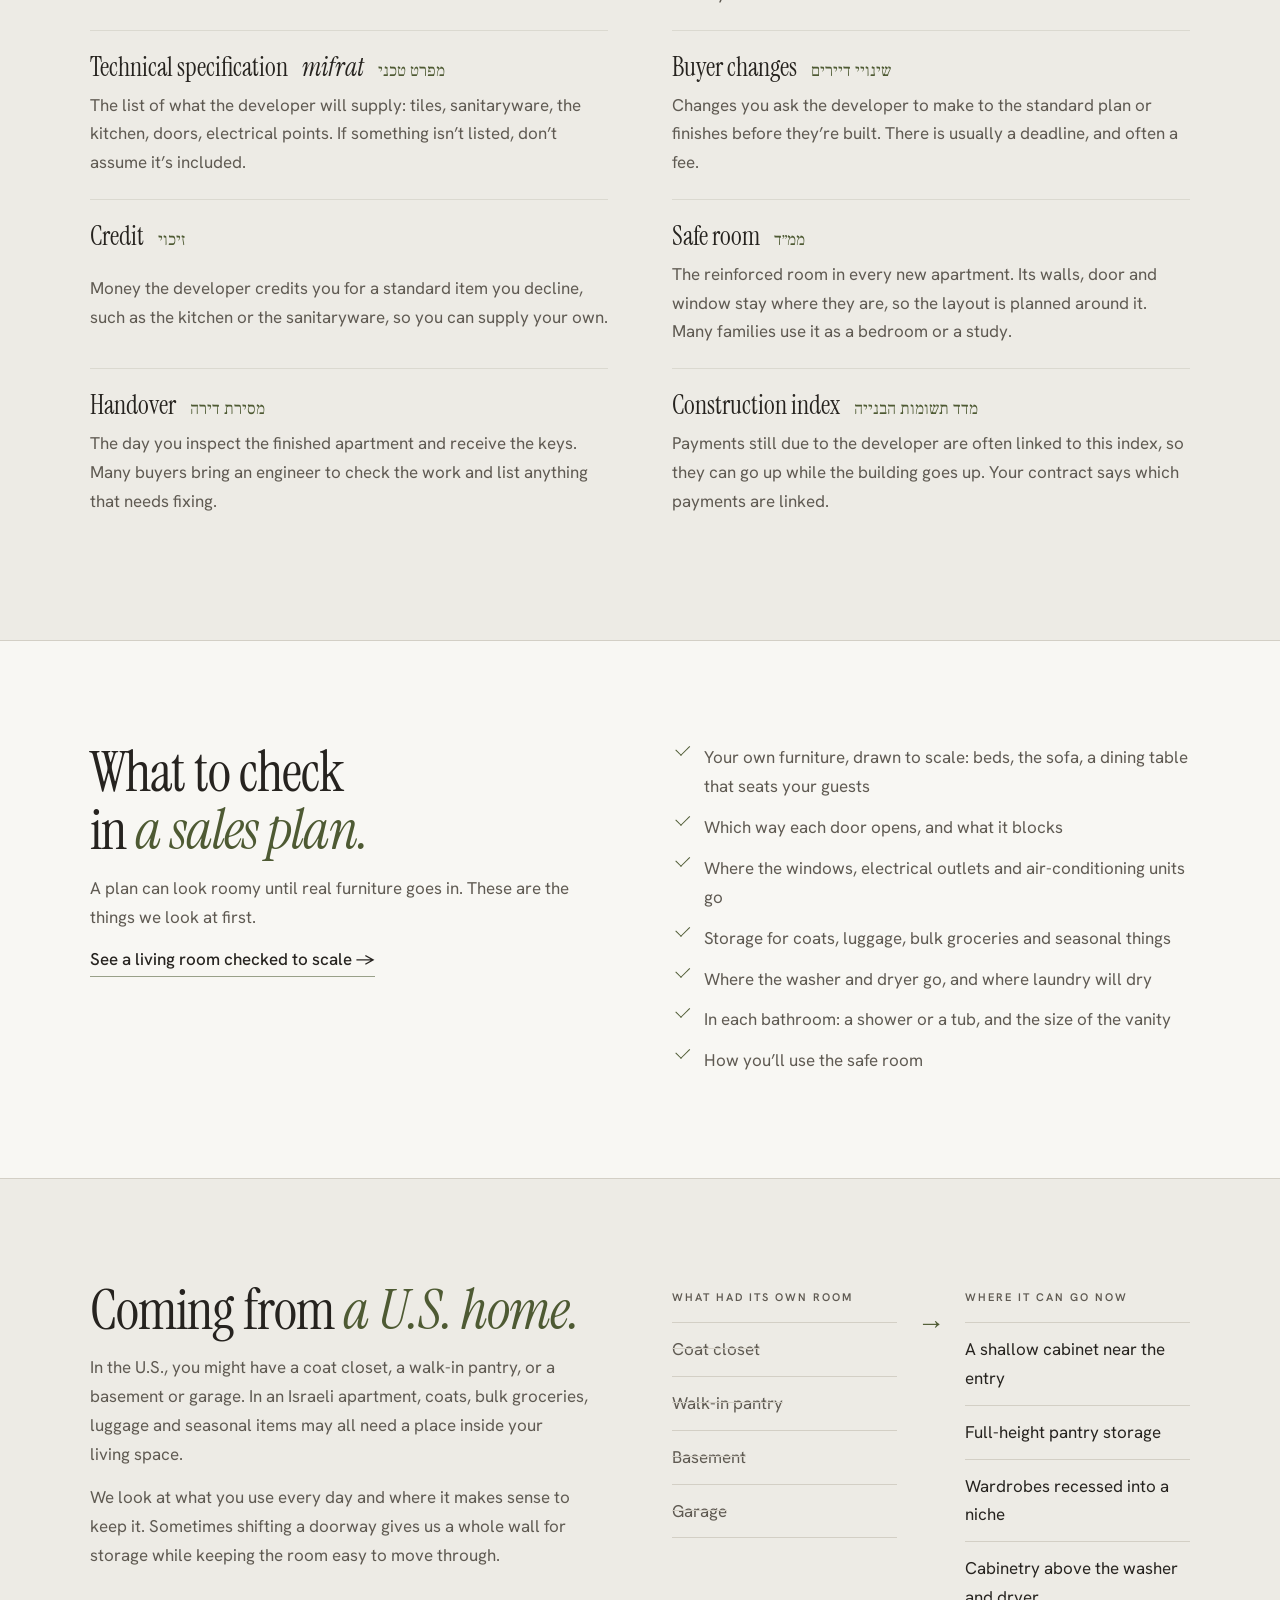
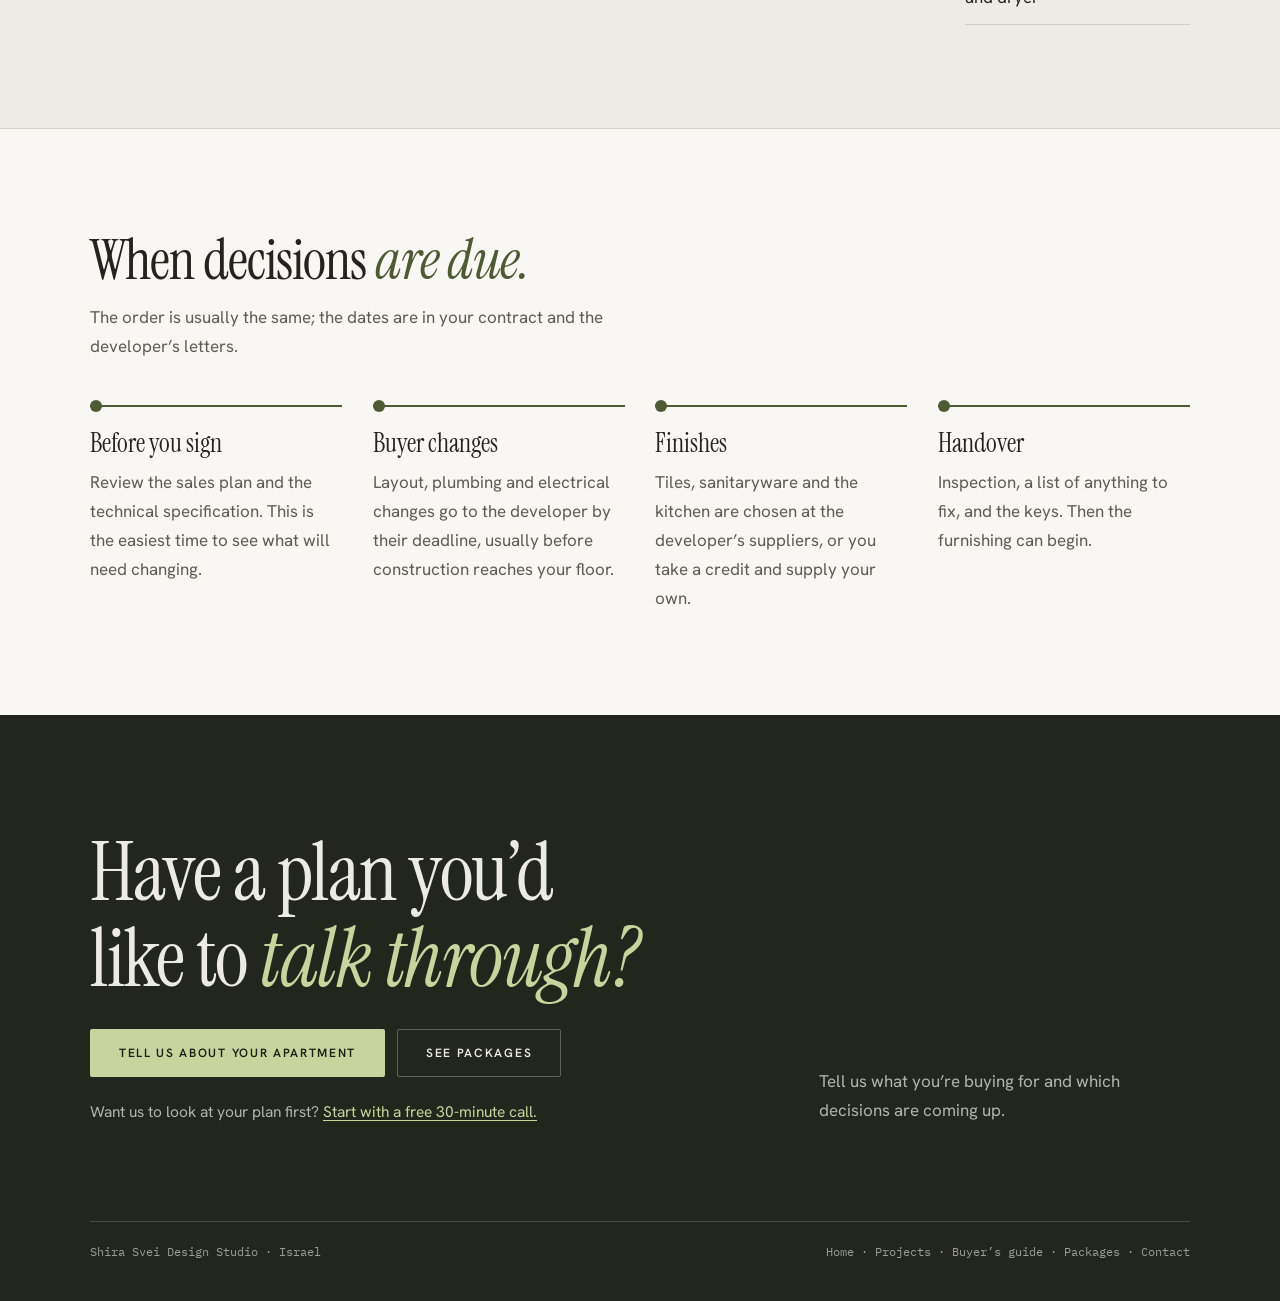
<file: guide.html>
<!doctype html>
    <html lang="en">
    <head>
    <meta charset="utf-8">
    <meta name="viewport" content="width=device-width, initial-scale=1, viewport-fit=cover">
    <title>Buyer’s guide · Shira Svei Design Studio</title>
    <meta name="description" content="Buying an apartment in Israel from America: pre-construction or second hand, what someone in Israel can handle for you, the Hebrew terms you’ll hear, and when decisions are due.">
    <link rel="preconnect" href="https://fonts.googleapis.com">
    <link rel="preconnect" href="https://fonts.gstatic.com" crossorigin>
    <link rel="stylesheet" href="https://fonts.googleapis.com/css2?family=Instrument+Serif:ital@0;1&family=Hanken+Grotesk:wght@400;500;600&family=IBM+Plex+Mono:wght@400;500&family=Frank+Ruhl+Libre:wght@400;500&family=Assistant:wght@400;500;600&display=swap">
    <link rel="icon" href="img/favicon.svg" type="image/svg+xml">
    
    <script src="i18n.js"></script>
<script src="menu.js" defer></script>
    <link rel="stylesheet" href="styles.css">
    </head>
    <body>
    <header class="top">
  <div class="wrap">
    <a class="brand" href="index.html" aria-label="Shira Svei Design Studio, home">
      <svg class="brand-mark" viewBox="0 0 1917 1549" aria-hidden="true" focusable="false"><defs><path id="ssg" d="M629 -29Q511 -29 422.5 8.5Q334 46 272 110L138 -20H103V427H142Q165 345 203.5 270.5Q242 196 299.0 137.5Q356 79 434.0 45.0Q512 11 613 11Q713 11 785.5 46.0Q858 81 897.0 145.5Q936 210 936 299Q936 383 892.5 440.0Q849 497 777.5 539.0Q706 581 620.5 617.0Q535 653 449.5 694.0Q364 735 292.5 792.0Q221 849 177.5 931.0Q134 1013 134 1132Q134 1252 194.0 1339.0Q254 1426 352.5 1473.0Q451 1520 567 1520Q660 1520 739.5 1490.5Q819 1461 879 1402L1011 1520H1044V1085H1005Q973 1211 914.0 1299.0Q855 1387 772.0 1432.0Q689 1477 583 1477Q455 1477 387.0 1414.0Q319 1351 319 1248Q319 1173 362.0 1120.5Q405 1068 475.5 1028.0Q546 988 631.0 951.5Q716 915 800.5 871.5Q885 828 955.5 768.5Q1026 709 1069.0 624.0Q1112 539 1112 418Q1112 282 1050.0 181.5Q988 81 879.0 26.0Q770 -29 629 -29Z" transform="translate(-103 1520) scale(1 -1)"/></defs><use href="#ssg"/><use href="#ssg" transform="translate(1917 0) scale(-1 1)"/></svg><span class="brand-text"><span class="brand-word">Shira Svei</span><span class="brand-sub">Design Studio</span></span>
    </a>
    <nav class="links" aria-label="Main">
      <a class="hide-sm" href="projects.html">Projects</a>
      <a class="hide-sm" href="guide.html" aria-current="page">Buyer’s guide</a>
      <a class="hide-sm" href="packages.html">Packages</a>
      <a class="btn btn-primary" href="https://calendar.app.google/oiMrJbxqETnfsCGP8" target="_blank" rel="noopener">Free <span class="xs-hide">30-min </span>call</a>
      <button class="menu-btn" type="button" aria-expanded="false" aria-controls="site-menu"><span class="menu-icon" aria-hidden="true"></span><span class="menu-word">Menu</span></button>
      <div class="menu-panel" id="site-menu" hidden>
        <a href="index.html#model">How we help</a>
        <a href="index.html#about">Meet Shira</a>
        <a href="index.html#with">The difference</a>
        <a href="projects.html">Projects</a>
        <a href="guide.html">Buyer’s guide</a>
        <a href="packages.html">Packages</a>
        <a href="contact.html">Let’s talk</a>
      </div>
    </nav>
  </div>
</header>

    <main>
    <section class="phero" style="padding-bottom:clamp(20px,3vw,40px)">
  <div class="wrap">
    <div class="phero-copy" style="max-width:820px">
      <a class="back" href="index.html">← Home</a>
      <span class="label">Buyer’s guide</span>
      <h1>Buying an apartment in Israel <em>from America.</em></h1>
      <p class="lede">Pre-construction or second hand, what someone in Israel can handle for you, and the terms and dates to know if you buy on paper. Every contract is different, so check the dates and terms in yours.</p>
      <nav class="guide-toc" aria-label="On this page">
        <a href="#compare-h">Pre-construction or second hand</a>
        <a href="#local-h">Help in Israel</a>
        <a href="#fit-h">Which one fits</a>
        <a href="#terms-h">Terms</a>
        <a href="#when-h">Dates</a>
      </nav>
    </div>
  </div>
</section>

<section class="section" aria-labelledby="compare-h">
  <div class="wrap">
    <div class="guide-intro">
      <h2 id="compare-h">Pre-construction <em>or second hand?</em></h2>
      <div class="guide-prose">
        <p>You’re comparing two apartments in Israel. In the second-hand apartment, you can stand in the dining area and see whether there’s room to pull out the table for Shabbos. The pre-construction apartment is still on paper, but the location is right and the layout could work beautifully if you could move one wall.</p>
        <p>The <i>kablan</i> (the developer) says changes are possible. What you need to know is whether <strong>that particular change is still possible, what it would cost, and when you’d have to decide.</strong></p>
        <p>Both apartments could be good choices. The differences become clearer when you look beyond the asking price and compare what it will take to get each one ready for your family.</p>
      </div>
    </div>

    <div class="vs-wrap">
      <table class="vs">
        <caption class="label">Pre-construction and second hand at a glance</caption>
        <thead>
          <tr><th scope="col"><span class="sr-only">What to compare</span></th><th scope="col">Pre-construction <small>from a kablan</small></th><th scope="col">Second hand</th></tr>
        </thead>
        <tbody>
          <tr><th scope="row">What you can see before buying</th>
            <td data-label="Pre-construction">You’re working from floor plans and a written specification (<i>mifrat</i>). Look closely at room dimensions, what’s included, and where the apartment sits in the building.</td>
            <td data-label="Second hand">You can see the actual light, view and condition. A walkthrough also tells you how the apartment feels and how well the building is maintained.</td></tr>
          <tr><th scope="row">How much you can change</th>
            <td data-label="Pre-construction">If you buy early enough, you may be able to adjust partitions, the kitchen layout, and electrical or plumbing points before installation. Each project has its own limits and deadlines.</td>
            <td data-label="Second hand">You can see exactly what you’d keep and what you’d change. If you’re planning a major renovation, budget for demolition and for the time it will take after you get the keys.</td></tr>
          <tr><th scope="row">When you can use it</th>
            <td data-label="Pre-construction">Start with the contractual delivery date and allow for possible delays, handover repairs, and any work or furnishing you’ll need before moving in.</td>
            <td data-label="Second hand">The contract sets a possession date for a home that already exists. Check when it will be vacant and whether it needs work before it’s ready to use.</td></tr>
          <tr><th scope="row">What to budget beyond the price</th>
            <td data-label="Pre-construction">Price out changes, upgrades, and anything you’ll need that’s outside the <i>mifrat</i>. Check whether part of the purchase price is linked to the construction index.</td>
            <td data-label="Second hand">Budget for inspection, any brokerage fees, repairs or renovation, and your share of any upcoming building work.</td></tr>
          <tr><th scope="row">What needs to happen in Israel</th>
            <td data-label="Pre-construction">The work is spread out. There are plans to review, selections to make, deadlines to track, and details to follow up on through handover.</td>
            <td data-label="Second hand">Much of the local work happens around the viewing, inspection and closing. A renovation can add months of decisions and follow-up.</td></tr>
        </tbody>
      </table>
    </div>
  </div>
</section>

<section class="section tint" aria-labelledby="local-h">
  <div class="wrap">
    <div class="guide-intro">
      <h2 id="local-h">What someone in Israel <em>can handle for you.</em></h2>
      <div class="guide-prose">
        <p>A routine-looking email from the kablan might contain a deadline to finalize the kitchen plan. That one decision can affect where the electrician puts outlets, where the plumber runs a water line, and whether the lighting ends up centered over the table. It’s much easier to work through those details together while they’re still on paper.</p>
        <p>Having someone local changes how much of that work you have to manage from America. <strong>You can stay in direct contact with the kablan and make the decisions yourself,</strong> while someone in Israel helps you understand what’s being asked, coordinates with the people involved, and follows up in person when needed.</p>
      </div>
    </div>
    <ol class="ledger">
      <li><b>Before you sign</b><span>Review how the layout would work for your family. Ask the kablan what can still be changed, what the changes are likely to cost, and when plans must be submitted. Your Israeli real-estate lawyer reviews the contract and payment protections.</span></li>
      <li><b>As construction progresses</b><span>Go through the kablan’s Hebrew updates and payment notices with you, flag deadlines, and help you plan which decisions you can make from America and which you’d like to handle on a visit.</span></li>
      <li><b>When you choose the kitchen and finishes</b><span>Coordinate the kitchen, lighting, electrical and plumbing plans. Confirm what’s included, get prices for upgrades, and check that approved changes appear on the latest plans.</span></li>
      <li><b>At handover</b><span>Arrange an independent inspection, keep track of the items that need attention, and follow up with the kablan on repairs.</span></li>
    </ol>
    <p class="guide-note">The earlier someone gets involved, the more useful their input can be. If the kablan can still move that dining-room wall, you can find out what it would take before committing. If the deadline has passed, you can decide whether the apartment works with the layout as drawn.</p>
  </div>
</section>

<section class="section" aria-labelledby="fit-h">
  <div class="wrap">
    <div class="section-head"><h2 id="fit-h">When each option <em>makes sense.</em></h2></div>
    <div class="fit">
      <div>
        <h3>Second hand is worth prioritizing if you:</h3>
        <ul class="ticks">
          <li>Need the apartment for a specific move, extended visit, or rental start date</li>
          <li>Want to see the actual light, view and condition of the building before buying</li>
          <li>Find a home that already suits your family and needs only minor work</li>
        </ul>
      </div>
      <div>
        <h3>Pre-construction is worth a closer look if you:</h3>
        <ul class="ticks">
          <li>Have some flexibility around when you’ll need the keys</li>
          <li>Care about getting the kitchen, layout, lighting and storage right for the way your family lives</li>
          <li>Are comparing it with second-hand apartments that would need substantial renovation</li>
          <li>Have someone in Israel who can get answers early and coordinate the details through handover</li>
        </ul>
      </div>
    </div>
    <div class="guide-close">
      <p>Before you compare prices, ask what it will take to make each apartment ready for your family. For second hand, find out what needs repairing or renovating and when you can realistically move in. For pre-construction, ask which changes are still possible, what they’ll cost, and when you’ll need to decide. If you’re paying from dollar savings, put the shekel payment dates alongside those costs so you can compare when you’ll need the funds.</p>
      <p><strong>If someone in Israel will help you coordinate a pre-construction purchase, involve them before you sign,</strong> while the answers can still shape your choice.</p>
      <a class="textlink" href="contact.html">Send us the plan before you sign →</a>
    </div>
  </div>
</section>

<div class="wrap guide-divider"><span class="label">If you buy on paper</span></div>

  <section class="section" aria-labelledby="terms-h">
    <div class="wrap">
      <div class="section-head"><h2 id="terms-h">The words <em>you’ll hear.</em></h2></div>
      <dl class="terms">
        <div><dt>Developer <i>kablan</i> <span lang="he">קבלן</span></dt><dd>The company building the project and selling the apartments. Your questions about changes, prices and deadlines go to them.</dd></div>
        <div><dt>Sales plan <span lang="he">תוכנית מכר</span></dt><dd>The developer’s drawing of your apartment, attached to the purchase contract. It shows the layout and the main dimensions, usually without furniture.</dd></div>
        <div><dt>Technical specification <i>mifrat</i> <span lang="he">מפרט טכני</span></dt><dd>The list of what the developer will supply: tiles, sanitaryware, the kitchen, doors, electrical points. If something isn’t listed, don’t assume it’s included.</dd></div>
        <div><dt>Buyer changes <span lang="he">שינויי דיירים</span></dt><dd>Changes you ask the developer to make to the standard plan or finishes before they’re built. There is usually a deadline, and often a fee.</dd></div>
        <div><dt>Credit <span lang="he">זיכוי</span></dt><dd>Money the developer credits you for a standard item you decline, such as the kitchen or the sanitaryware, so you can supply your own.</dd></div>
        <div><dt>Safe room <span lang="he">ממ״ד</span></dt><dd>The reinforced room in every new apartment. Its walls, door and window stay where they are, so the layout is planned around it. Many families use it as a bedroom or a study.</dd></div>
        <div><dt>Handover <span lang="he">מסירת דירה</span></dt><dd>The day you inspect the finished apartment and receive the keys. Many buyers bring an engineer to check the work and list anything that needs fixing.</dd></div>
        <div><dt>Construction index <span lang="he">מדד תשומות הבנייה</span></dt><dd>Payments still due to the developer are often linked to this index, so they can go up while the building goes up. Your contract says which payments are linked.</dd></div>
      </dl>
    </div>
  </section>

  <section class="section tint" aria-labelledby="check-h">
    <div class="wrap two" style="align-items:start">
      <div class="section-head" style="margin:0">
        <h2 id="check-h">What to check in <em>a sales plan.</em></h2>
        <p>A plan can look roomy until real furniture goes in. These are the things we look at first.</p>
        <a class="textlink" style="justify-self:start" href="project-furniture-study.html">See a living room checked to scale →</a>
      </div>
      <ul class="ticks">
        <li>Your own furniture, drawn to scale: beds, the sofa, a dining table that seats your guests</li>
        <li>Which way each door opens, and what it blocks</li>
        <li>Where the windows, electrical outlets and air-conditioning units go</li>
        <li>Storage for coats, luggage, bulk groceries and seasonal things</li>
        <li>Where the washer and dryer go, and where laundry will dry</li>
        <li>In each bathroom: a shower or a tub, and the size of the vanity</li>
        <li>How you’ll use the safe room</li>
      </ul>
    </div>
  </section>

  <section class="section" aria-labelledby="down-h">
    <div class="wrap two">
      <div class="section-head" style="margin:0">
        <h2 id="down-h">Coming from <em>a U.S. home.</em></h2>
        <p>In the U.S., you might have a coat closet, a walk-in pantry, or a basement or garage. In an Israeli apartment, coats, bulk groceries, luggage and seasonal items may all need a place inside your living space.</p>
        <p>We look at what you use every day and where it makes sense to keep it. Sometimes shifting a doorway gives us a whole wall for storage while keeping the room easy to move through.</p>
      </div>
      <div class="swap">
        <div><span class="label">What had its own room</span><ul class="us" style="margin-top:12px"><li>Coat closet</li><li>Walk-in pantry</li><li>Basement</li><li>Garage</li></ul></div>
        <span class="arrow" aria-hidden="true">→</span>
        <div><span class="label">Where it can go now</span><ul style="margin-top:12px"><li>A shallow cabinet near the entry</li><li>Full-height pantry storage</li><li>Wardrobes recessed into a niche</li><li>Cabinetry above the washer and dryer</li></ul></div>
      </div>
    </div>
  </section>

  <section class="section tint" aria-labelledby="when-h">
    <div class="wrap">
      <div class="section-head"><h2 id="when-h">When decisions <em>are due.</em></h2><p>The order is usually the same; the dates are in your contract and the developer’s letters.</p></div>
      <ol class="when">
        <li><b>Before you sign</b><span>Review the sales plan and the technical specification. This is the easiest time to see what will need changing.</span></li>
        <li><b>Buyer changes</b><span>Layout, plumbing and electrical changes go to the developer by their deadline, usually before construction reaches your floor.</span></li>
        <li><b>Finishes</b><span>Tiles, sanitaryware and the kitchen are chosen at the developer’s suppliers, or you take a credit and supply your own.</span></li>
        <li><b>Handover</b><span>Inspection, a list of anything to fix, and the keys. Then the furnishing can begin.</span></li>
      </ol>
    </div>
  </section>

    </main>
    <section class="close" aria-labelledby="close-h">
  <div class="wrap">
    <div class="close-grid">
      <div>
        <h2 id="close-h">Have a plan you’d like to <em>talk through?</em></h2>
        <div class="actions">
          <a class="btn btn-primary" href="contact.html">Tell us about your apartment</a>
          <a class="btn btn-ghost" href="packages.html">See packages</a>
        </div>
        <p class="close-intro">Want us to look at your plan first? <a href="https://calendar.app.google/oiMrJbxqETnfsCGP8" target="_blank" rel="noopener">Start with a free 30-minute call.</a></p>
      </div>
      <p>Tell us what you’re buying for and which decisions are coming up.</p>
    </div>
    <div class="foot">
      <span>Shira Svei Design Studio · Israel</span>
      <span><a href="index.html">Home</a> · <a href="projects.html">Projects</a> · <a href="guide.html">Buyer’s guide</a> · <a href="packages.html">Packages</a> · <a href="contact.html">Contact</a></span>
    </div>
  </div>
</section>

    <script src="app.js"></script>
    
    </body>
    </html>
</file>
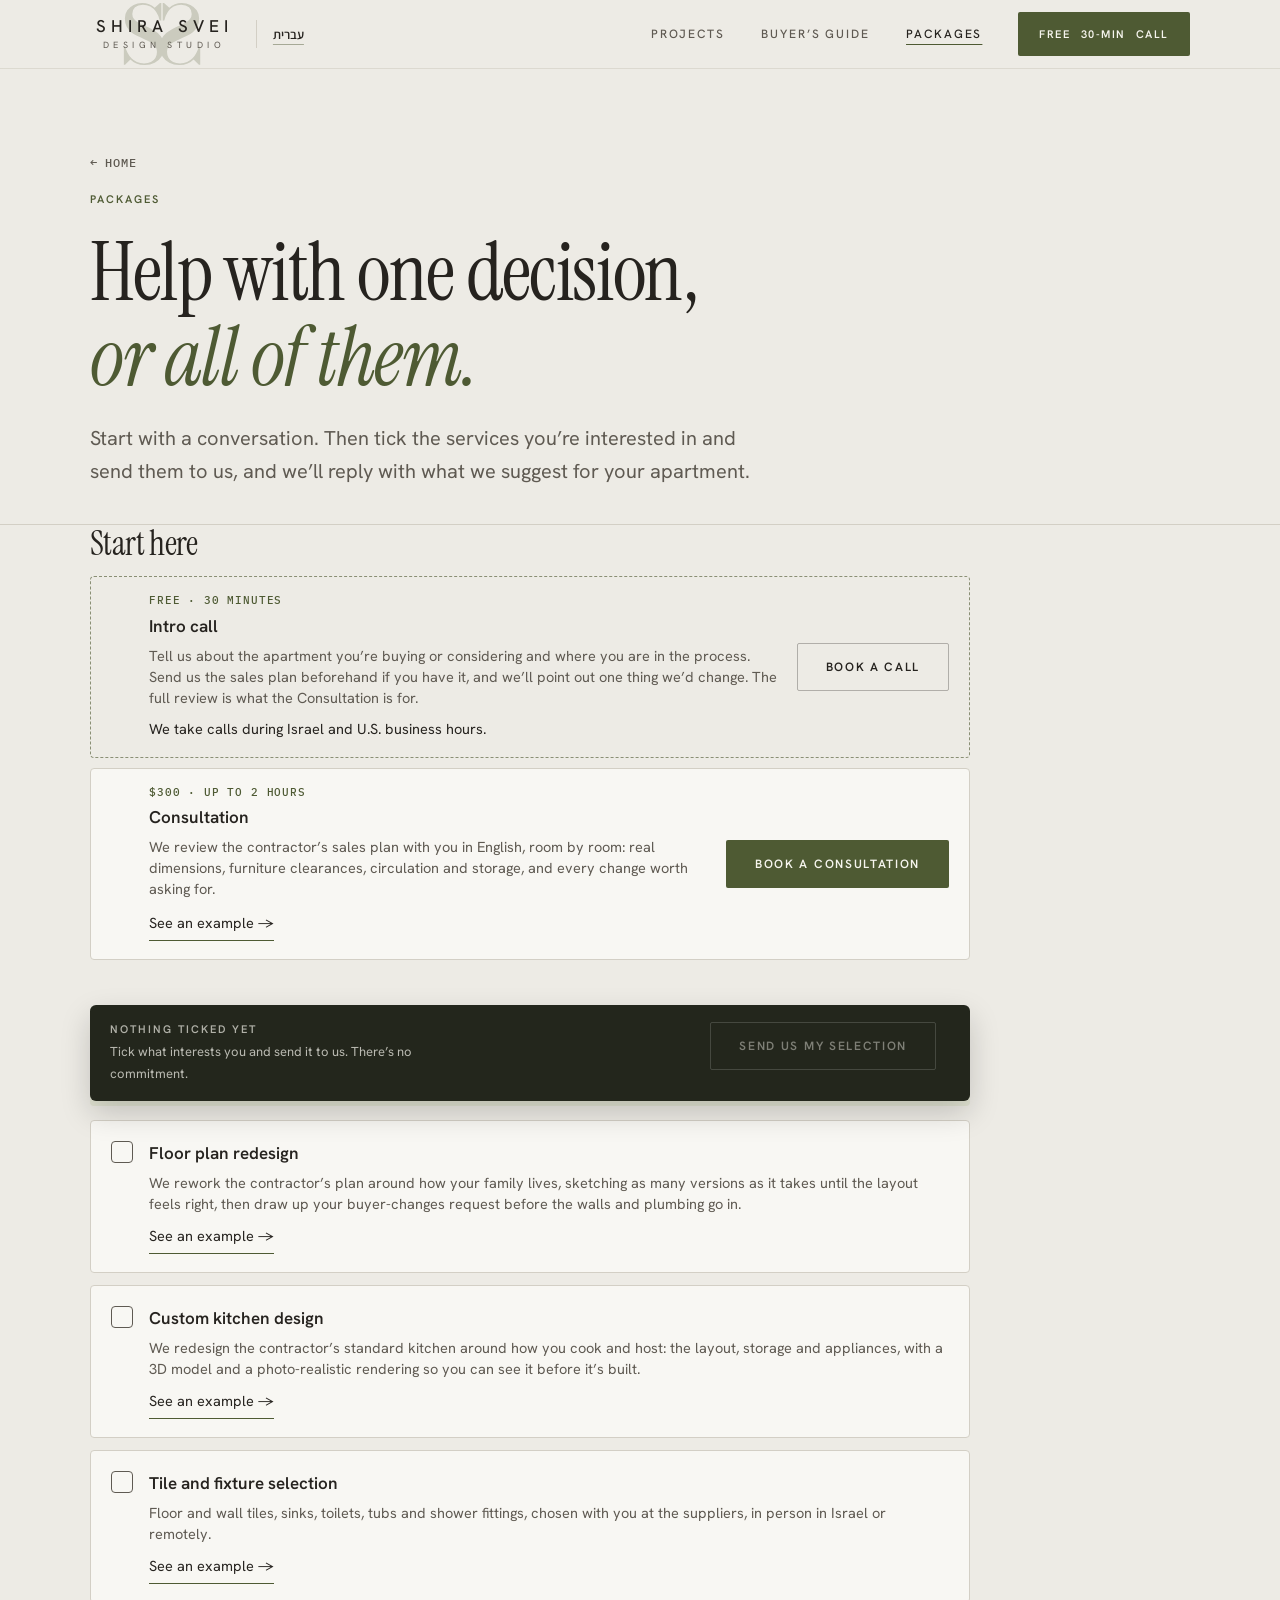
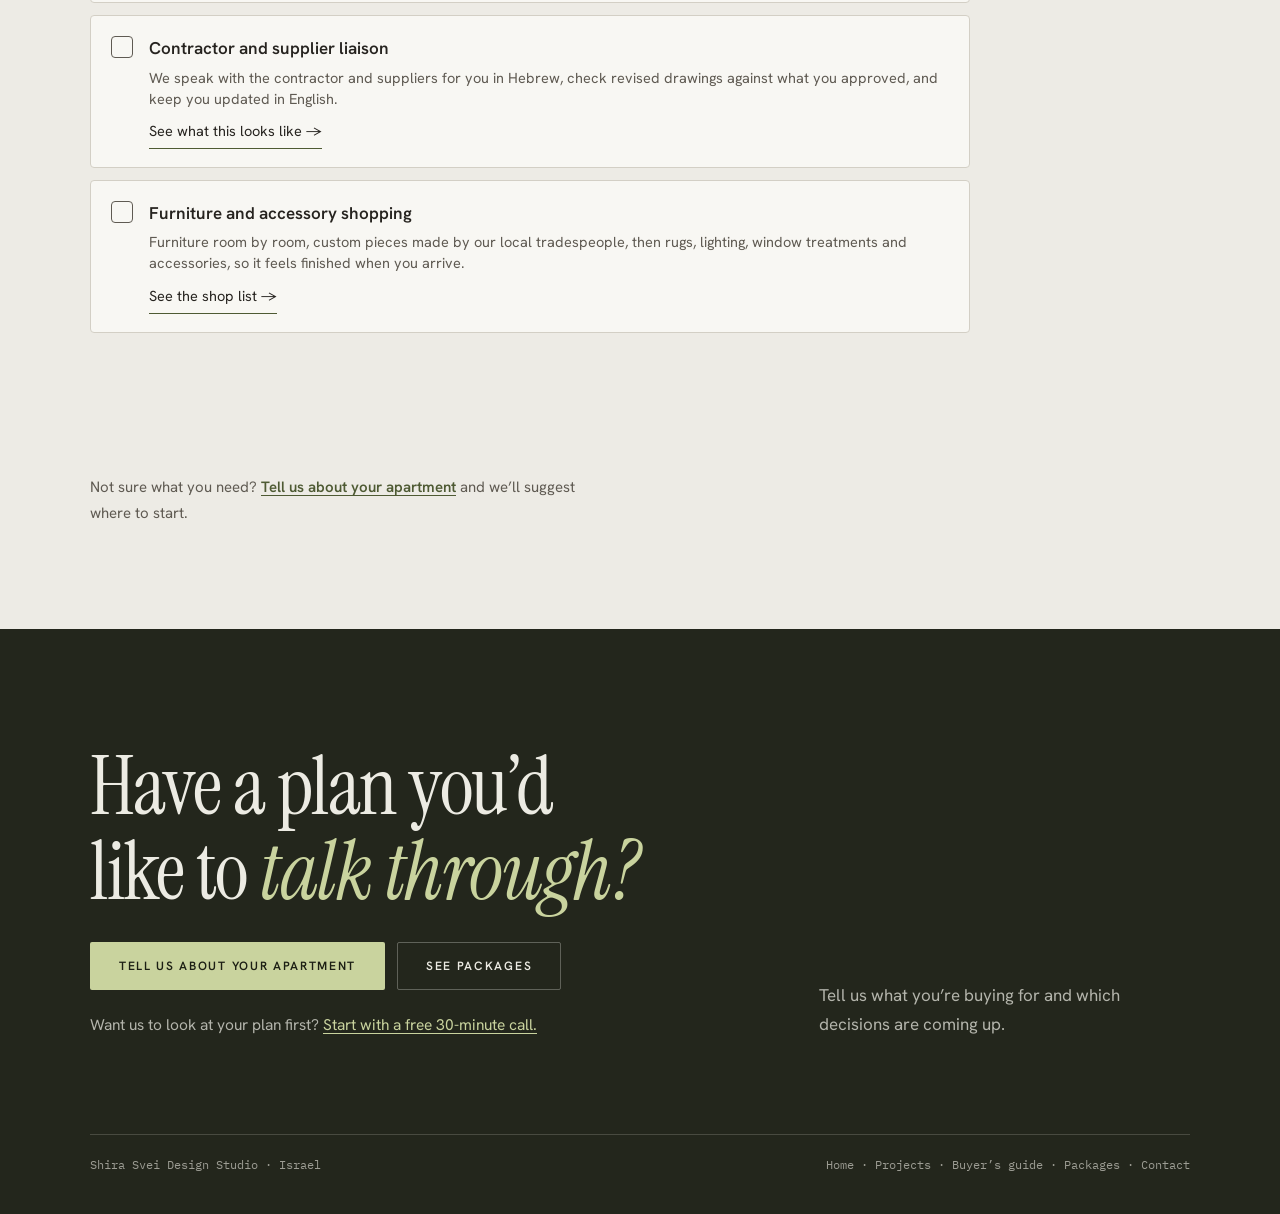
<file: packages.html>
<!doctype html>
    <html lang="en">
    <head>
    <meta charset="utf-8">
    <meta name="viewport" content="width=device-width, initial-scale=1, viewport-fit=cover">
    <title>Packages · Shira Svei Design Studio</title>
    <meta name="description" content="How Shira Svei Design Studio helps buyers of new-build apartments in Israel: a free intro call, a plan consultation, and packages for floor plan redesign, custom kitchen design, tile and fixture selection, contractor and supplier liaison, and furnishing.">
    <link rel="preconnect" href="https://fonts.googleapis.com">
    <link rel="preconnect" href="https://fonts.gstatic.com" crossorigin>
    <link rel="stylesheet" href="https://fonts.googleapis.com/css2?family=Instrument+Serif:ital@0;1&family=Hanken+Grotesk:wght@400;500;600&family=IBM+Plex+Mono:wght@400;500&family=Frank+Ruhl+Libre:wght@400;500&family=Assistant:wght@400;500;600&display=swap">
    <link rel="icon" href="img/favicon.svg" type="image/svg+xml">
    
    <script src="i18n.js"></script>
<script src="menu.js" defer></script>
    <link rel="stylesheet" href="styles.css">
    </head>
    <body>
    <header class="top">
  <div class="wrap">
    <a class="brand" href="index.html" aria-label="Shira Svei Design Studio, home">
      <svg class="brand-mark" viewBox="0 0 1917 1549" aria-hidden="true" focusable="false"><defs><path id="ssg" d="M629 -29Q511 -29 422.5 8.5Q334 46 272 110L138 -20H103V427H142Q165 345 203.5 270.5Q242 196 299.0 137.5Q356 79 434.0 45.0Q512 11 613 11Q713 11 785.5 46.0Q858 81 897.0 145.5Q936 210 936 299Q936 383 892.5 440.0Q849 497 777.5 539.0Q706 581 620.5 617.0Q535 653 449.5 694.0Q364 735 292.5 792.0Q221 849 177.5 931.0Q134 1013 134 1132Q134 1252 194.0 1339.0Q254 1426 352.5 1473.0Q451 1520 567 1520Q660 1520 739.5 1490.5Q819 1461 879 1402L1011 1520H1044V1085H1005Q973 1211 914.0 1299.0Q855 1387 772.0 1432.0Q689 1477 583 1477Q455 1477 387.0 1414.0Q319 1351 319 1248Q319 1173 362.0 1120.5Q405 1068 475.5 1028.0Q546 988 631.0 951.5Q716 915 800.5 871.5Q885 828 955.5 768.5Q1026 709 1069.0 624.0Q1112 539 1112 418Q1112 282 1050.0 181.5Q988 81 879.0 26.0Q770 -29 629 -29Z" transform="translate(-103 1520) scale(1 -1)"/></defs><use href="#ssg"/><use href="#ssg" transform="translate(1917 0) scale(-1 1)"/></svg><span class="brand-text"><span class="brand-word">Shira Svei</span><span class="brand-sub">Design Studio</span></span>
    </a>
    <nav class="links" aria-label="Main">
      <a class="hide-sm" href="projects.html">Projects</a>
      <a class="hide-sm" href="guide.html">Buyer’s guide</a>
      <a class="hide-sm" href="packages.html" aria-current="page">Packages</a>
      <a class="btn btn-primary" href="https://calendar.app.google/oiMrJbxqETnfsCGP8" target="_blank" rel="noopener">Free <span class="xs-hide">30-min </span>call</a>
      <button class="menu-btn" type="button" aria-expanded="false" aria-controls="site-menu"><span class="menu-icon" aria-hidden="true"></span><span class="menu-word">Menu</span></button>
      <div class="menu-panel" id="site-menu" hidden>
        <a href="index.html#model">How we help</a>
        <a href="index.html#about">Meet Shira</a>
        <a href="index.html#with">The difference</a>
        <a href="projects.html">Projects</a>
        <a href="guide.html">Buyer’s guide</a>
        <a href="packages.html">Packages</a>
        <a href="contact.html">Let’s talk</a>
      </div>
    </nav>
  </div>
</header>

    <main>
    <section class="phero" style="padding-bottom:clamp(20px,3vw,36px)">
  <div class="wrap">
    <div class="phero-copy" style="max-width:760px">
      <a class="back" href="index.html">← Home</a>
      <span class="label">Packages</span>
      <h1>Help with one decision, <em>or all of them.</em></h1>
      <p class="lede">Start with a conversation. Then tick the services you’re interested in and send them to us, and we’ll reply with what we suggest for your apartment.</p>
    </div>
  </div>
</section>

<section class="section" style="padding-top:0" aria-label="Services">
  <div class="wrap order">
    <section class="ogroup" aria-labelledby="og-start">
      <h2 id="og-start">Start here</h2>
      <ul>
        <li class="ointro" id="intro-call">
          <span class="otext"><span class="ochip">Free · 30 minutes</span><b>Intro call</b><small>Tell us about the apartment you’re buying or considering and where you are in the process. Send us the sales plan beforehand if you have it, and we’ll point out one thing we’d change. The full review is what the Consultation is for.</small><small class="ohours">We take calls during Israel and U.S. business hours.</small></span>
          <a class="btn btn-ghost ointro-btn" href="https://calendar.app.google/oiMrJbxqETnfsCGP8" target="_blank" rel="noopener">Book a call</a>
        </li>
        <li class="ointro oconsult" id="plan-review">
          <span class="otext"><span class="ochip">$300 · Up to 2 hours</span><b>Consultation</b><small>We review the contractor’s sales plan with you in English, room by room: real dimensions, furniture clearances, circulation and storage, and every change worth asking for.</small><a class="lx-open oex oex-consult" href="project-furniture-study.html">See an example →</a></span>
          <a class="btn btn-primary ointro-btn" href="contact.html#plan-review">Book a consultation</a>
        </li>
      </ul>
    </section>

    <form class="ogroup opick" id="pick-form" data-email="shira@shirasvei.com" aria-labelledby="og-pk" novalidate>
      <h2 id="og-pk">Packages</h2>
      <p class="operk"><b>Every package includes:</b> An in-person kitchen showroom visit to choose your kitchen materials and finishes.</p>
      <ul><li class="oitem" id="floor-plan" data-name="Floor plan redesign">
          <label><input type="checkbox" name="floor-plan"><span class="box" aria-hidden="true"></span>
            <span class="otext"><b>Floor plan redesign</b><small>We rework the contractor’s plan around how your family lives, sketching as many versions as it takes until the layout feels right, then draw up your buyer-changes request before the walls and plumbing go in.</small></span></label>
          <a class="lx-open oex" href="project-jerusalem-heights.html#km-h">See an example →</a>
        </li><li class="oitem" id="kitchen" data-name="Custom kitchen design">
          <label><input type="checkbox" name="kitchen"><span class="box" aria-hidden="true"></span>
            <span class="otext"><b>Custom kitchen design</b><small>We redesign the contractor’s standard kitchen around how you cook and host: the layout, storage and appliances, with a 3D model and a photo-realistic rendering so you can see it before it’s built.</small></span></label>
          <a class="lx-open oex" href="project-kitchen.html">See an example →</a>
        </li><li class="oitem" id="selections" data-name="Tile and fixture selection">
          <label><input type="checkbox" name="selections"><span class="box" aria-hidden="true"></span>
            <span class="otext"><b>Tile and fixture selection</b><small>Floor and wall tiles, sinks, toilets, tubs and shower fittings, chosen with you at the suppliers, in person in Israel or remotely.</small></span></label>
          <a class="lx-open oex" href="project-bathrooms.html">See an example →</a>
        </li><li class="oitem" id="liaison" data-name="Contractor and supplier liaison">
          <label><input type="checkbox" name="liaison"><span class="box" aria-hidden="true"></span>
            <span class="otext"><b>Contractor and supplier liaison</b><small>We speak with the contractor and suppliers for you in Hebrew, check revised drawings against what you approved, and keep you updated in English.</small></span></label>
          <button type="button" class="lx-open" data-open="liaison-inbox" hidden>See what this looks like →</button>
        </li><li class="oitem" id="furnishing" data-name="Furniture and accessory shopping">
          <label><input type="checkbox" name="furnishing"><span class="box" aria-hidden="true"></span>
            <span class="otext"><b>Furniture and accessory shopping</b><small>Furniture room by room, custom pieces made by our local tradespeople, then rugs, lighting, window treatments and accessories, so it feels finished when you arrive.</small></span></label>
          <a class="lx-open oex" href="shops.html">See the shop list →</a>
        </li></ul>
      <div class="obar" role="region" aria-label="Your selection">
        <div class="osum">
          <span class="label" id="o-count">Nothing ticked yet</span>
          <small>Tick what interests you and send it to us. There’s no commitment.</small>
        </div>
        <div class="oact">
          <button class="btn btn-ghost-light" type="submit" disabled>Send us my selection</button>
          <output id="o-status" aria-live="polite"></output>
        </div>
        <textarea id="o-fallback" aria-label="Your selection, to copy" rows="6" hidden readonly></textarea>
      </div>
      <p class="onote">Not sure what you need? <a href="contact.html">Tell us about your apartment</a> and we’ll suggest where to start.</p>
    </form>
  </div>
</section>

    </main>
    <section class="close" aria-labelledby="close-h">
  <div class="wrap">
    <div class="close-grid">
      <div>
        <h2 id="close-h">Have a plan you’d like to <em>talk through?</em></h2>
        <div class="actions">
          <a class="btn btn-primary" href="contact.html">Tell us about your apartment</a>
          <a class="btn btn-ghost" href="packages.html">See packages</a>
        </div>
        <p class="close-intro">Want us to look at your plan first? <a href="https://calendar.app.google/oiMrJbxqETnfsCGP8" target="_blank" rel="noopener">Start with a free 30-minute call.</a></p>
      </div>
      <p>Tell us what you’re buying for and which decisions are coming up.</p>
    </div>
    <div class="foot">
      <span>Shira Svei Design Studio · Israel</span>
      <span><a href="index.html">Home</a> · <a href="projects.html">Projects</a> · <a href="guide.html">Buyer’s guide</a> · <a href="packages.html">Packages</a> · <a href="contact.html">Contact</a></span>
    </div>
  </div>
</section>

    <script src="app.js"></script>
    <script src="liaison-inbox.js"></script>
    </body>
    </html>
</file>
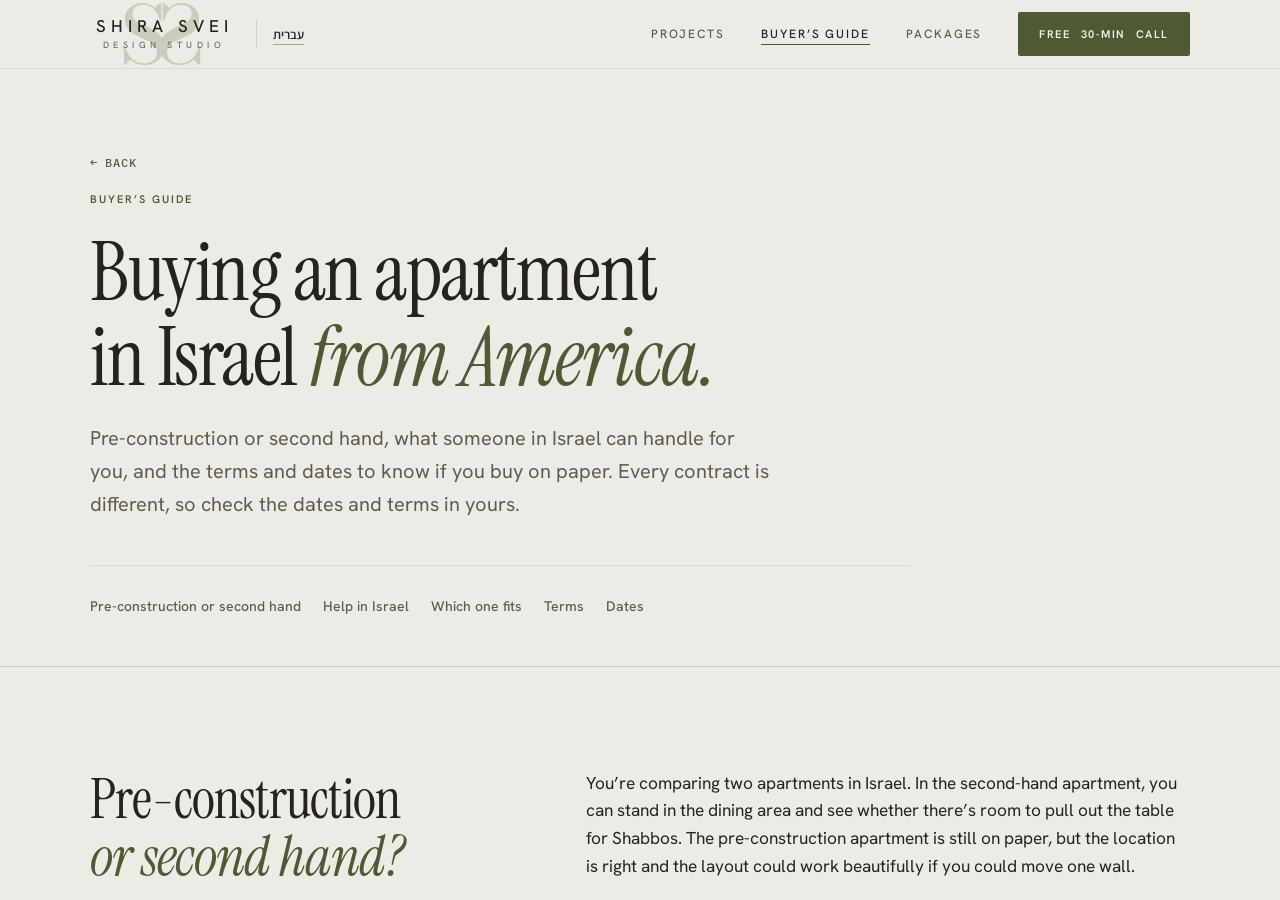
<file: process.html>
<!doctype html>
<html lang="en"><head><meta charset="utf-8"><title>Buyer’s guide · Shira Svei Design Studio</title>
<meta http-equiv="refresh" content="0; url=guide.html"><link rel="canonical" href="guide.html"></head>
<body><p><a href="guide.html">This page has moved to the Buyer’s guide.</a></p></body></html>
</file>
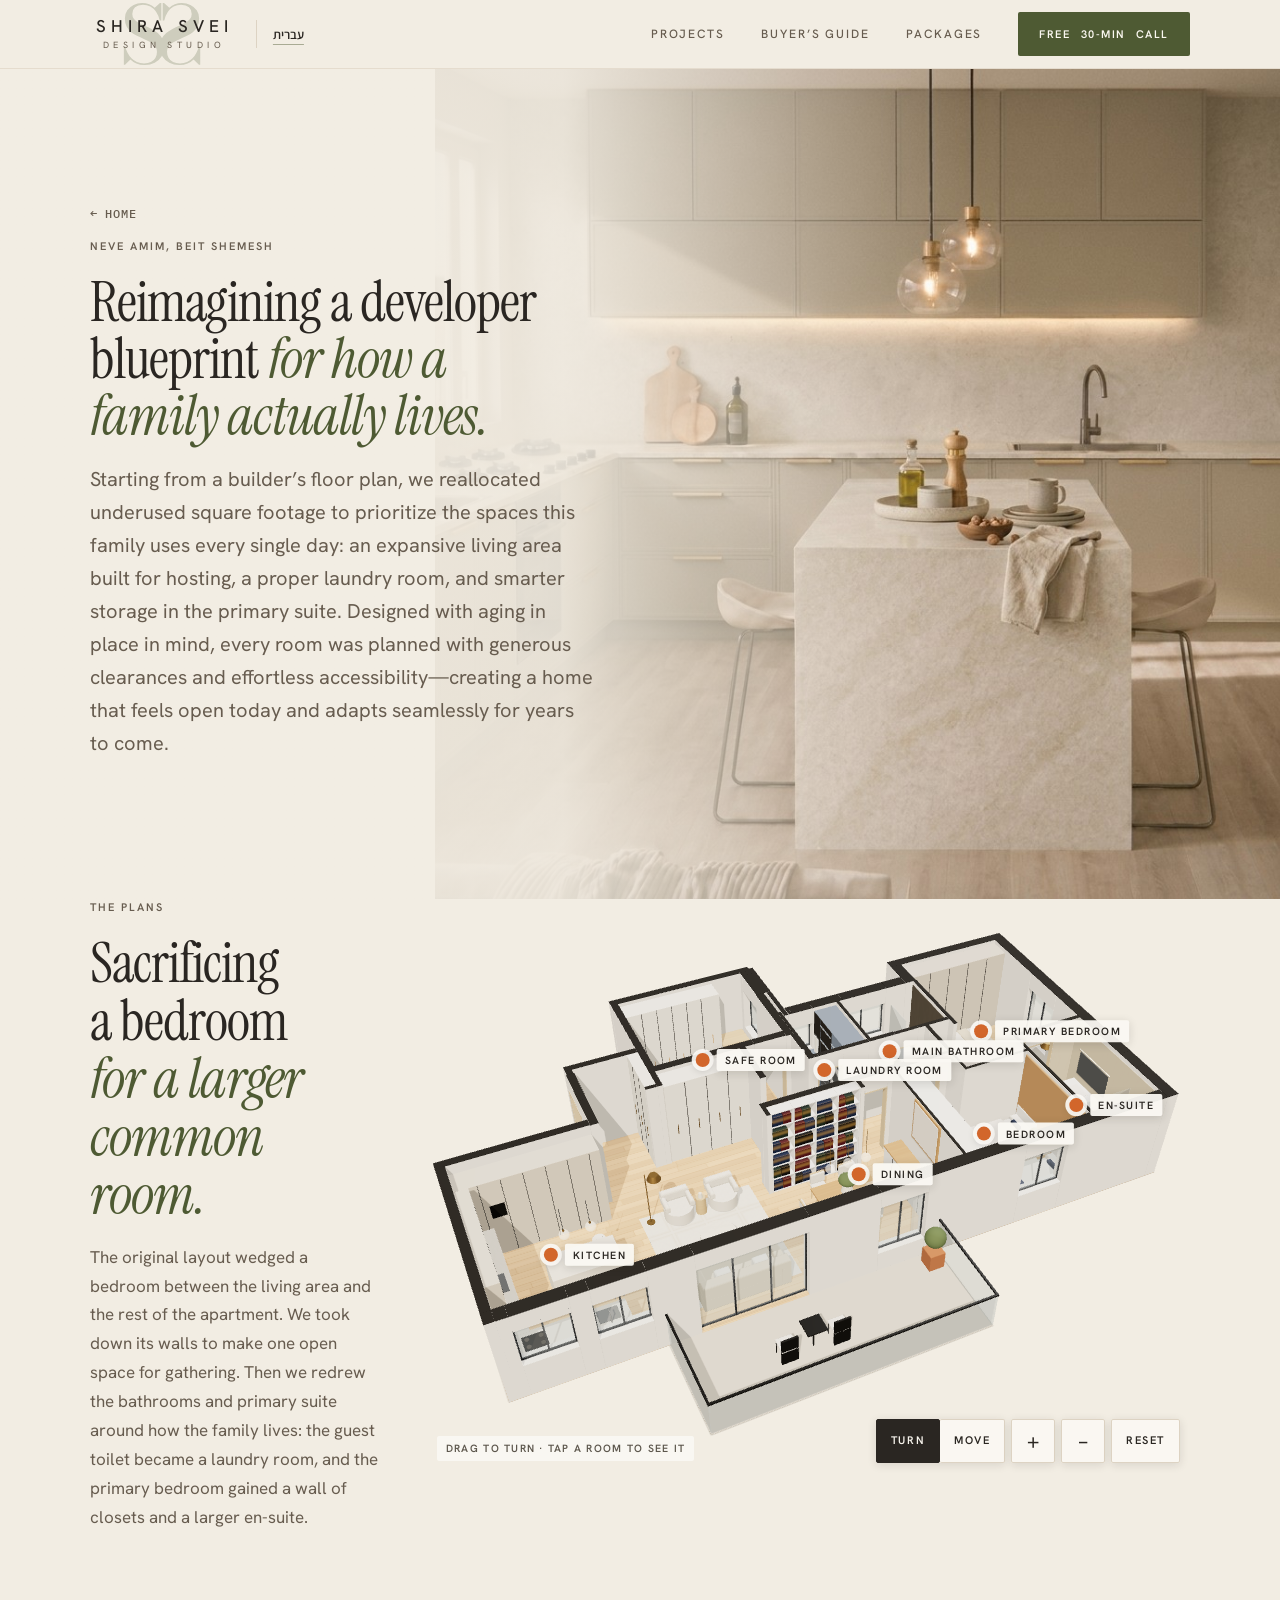
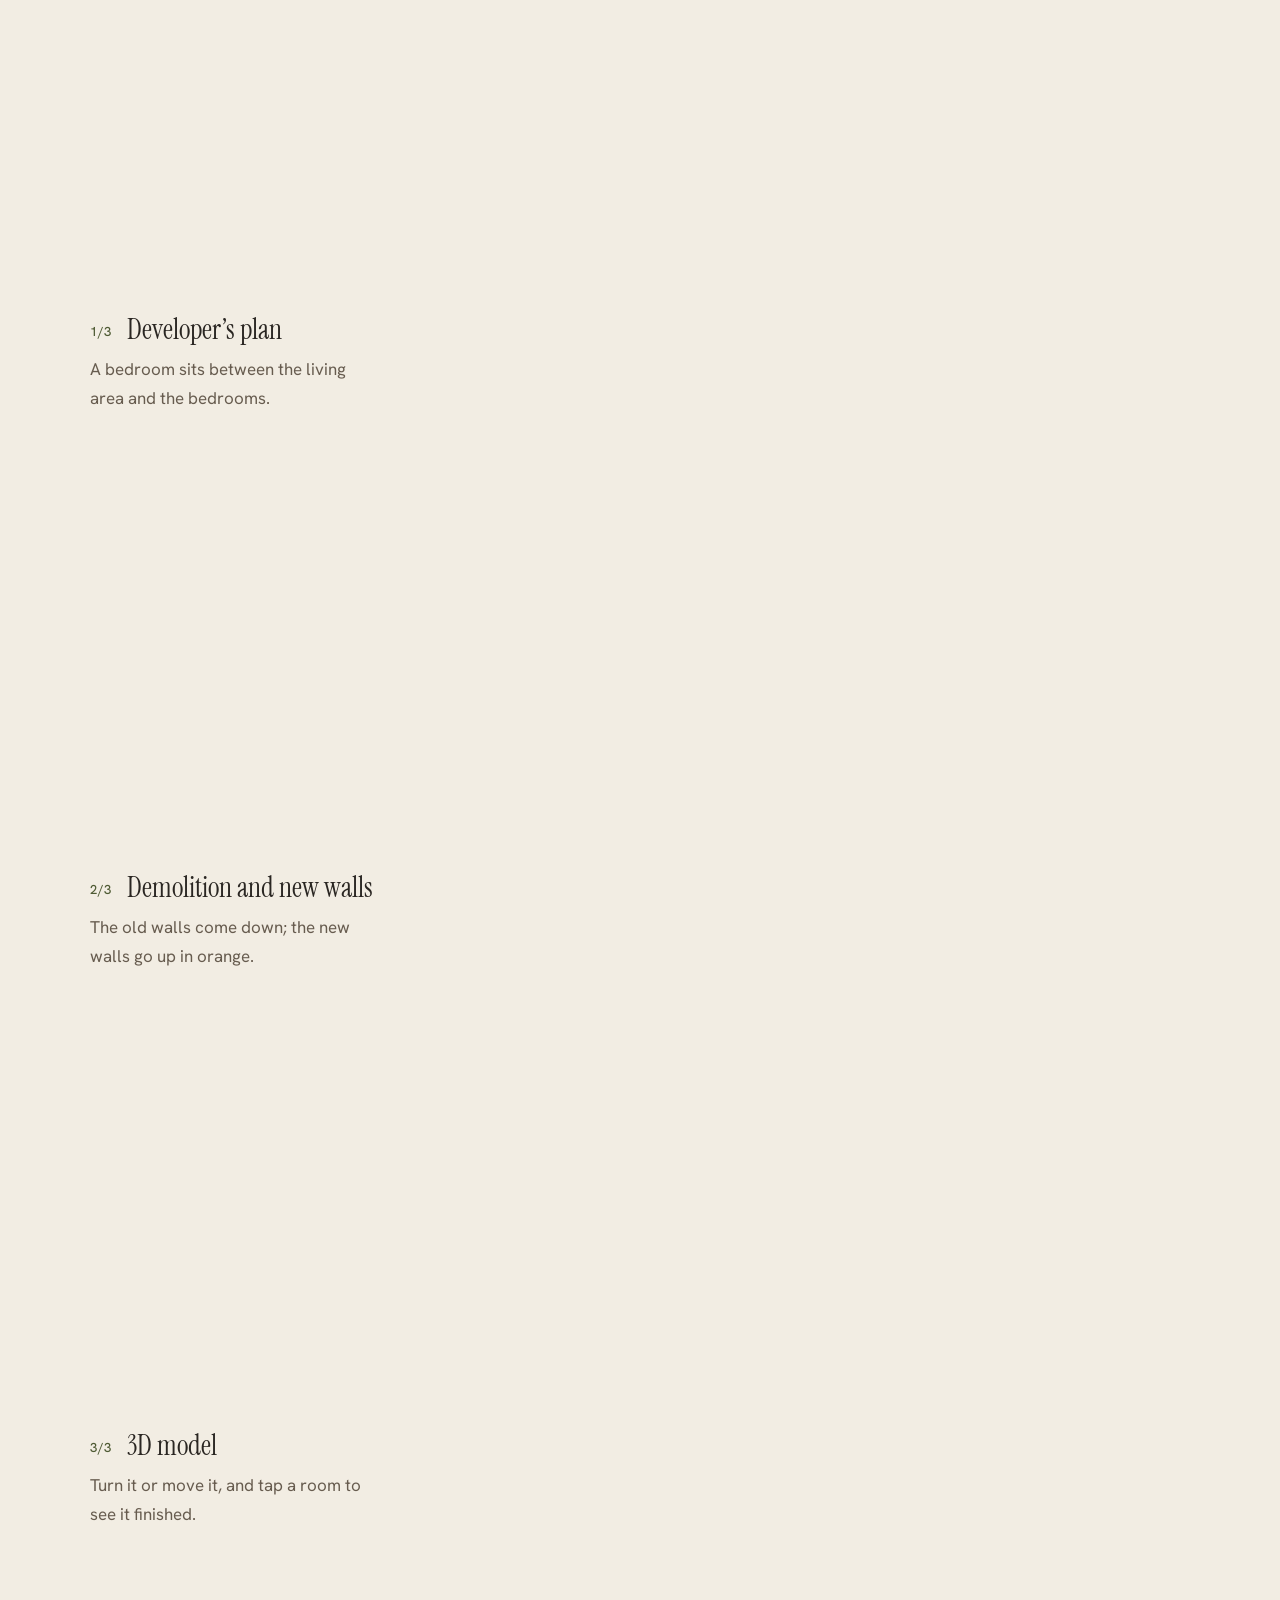
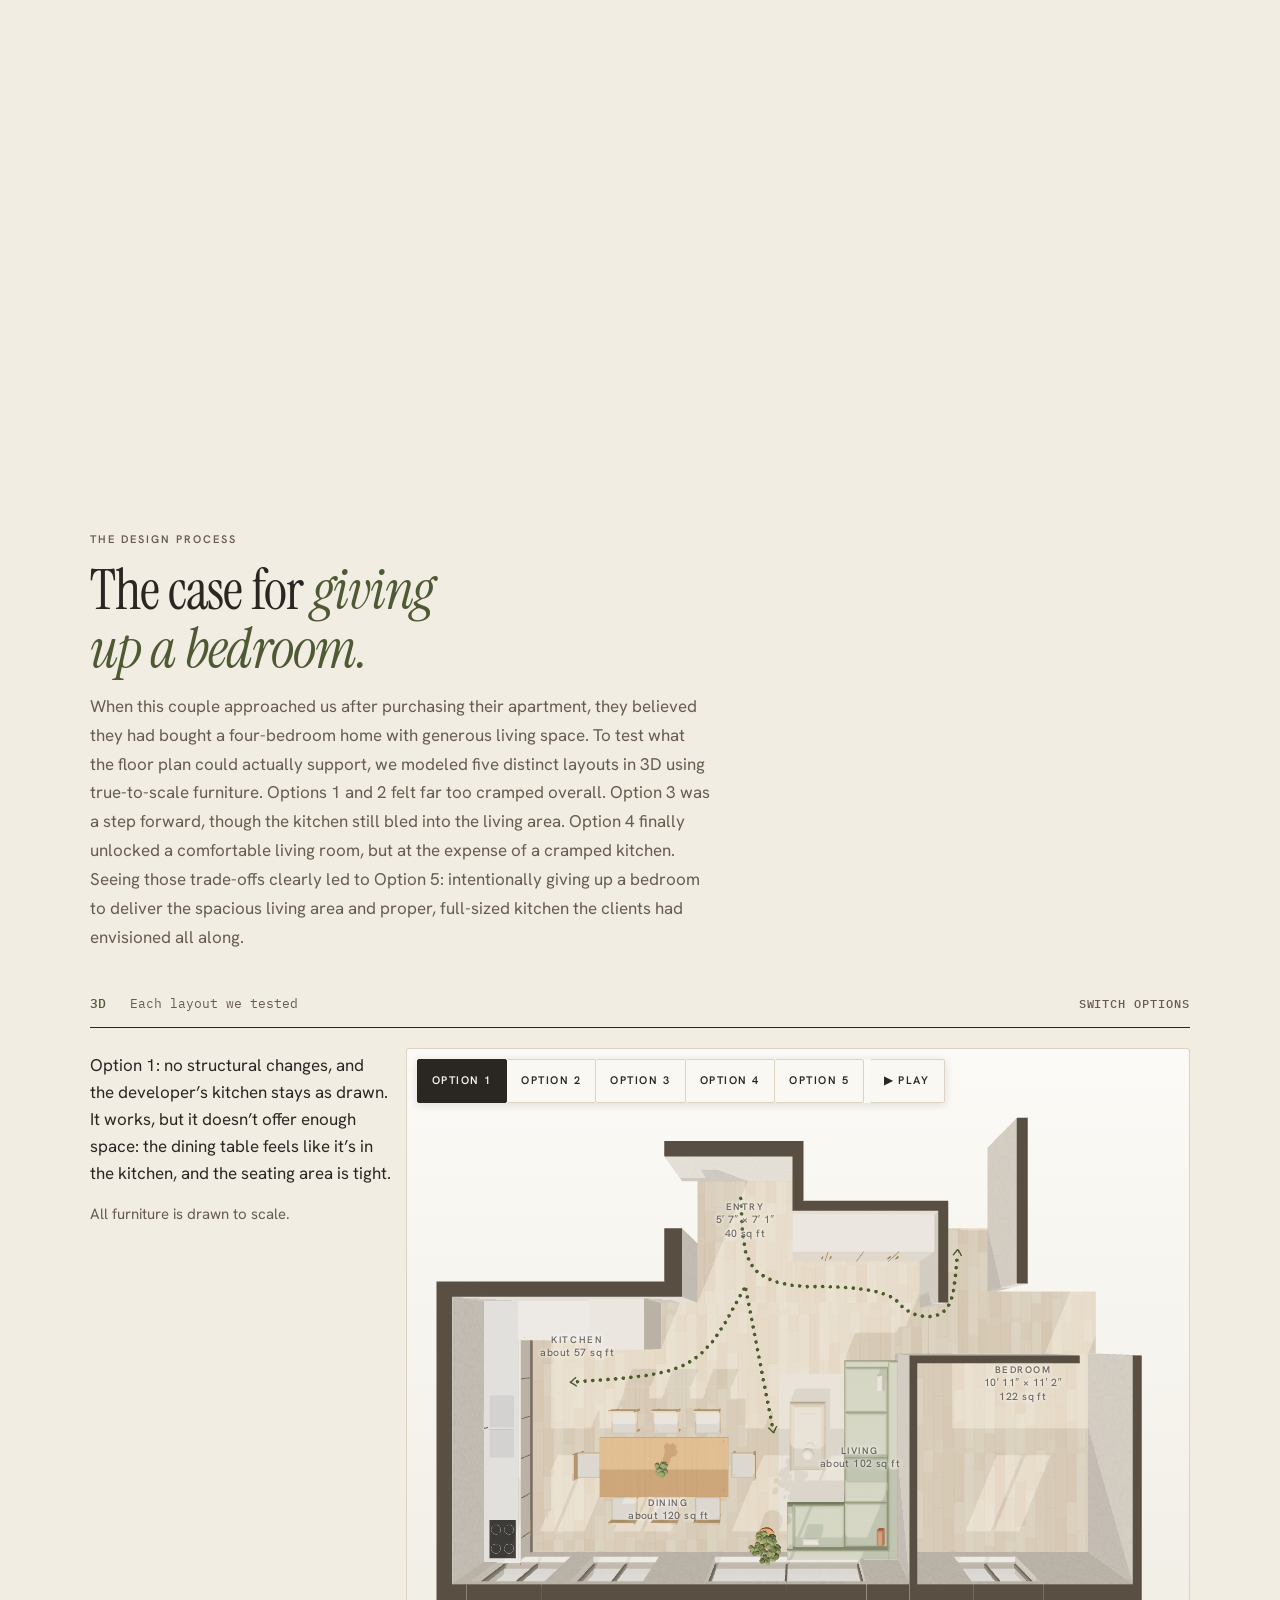
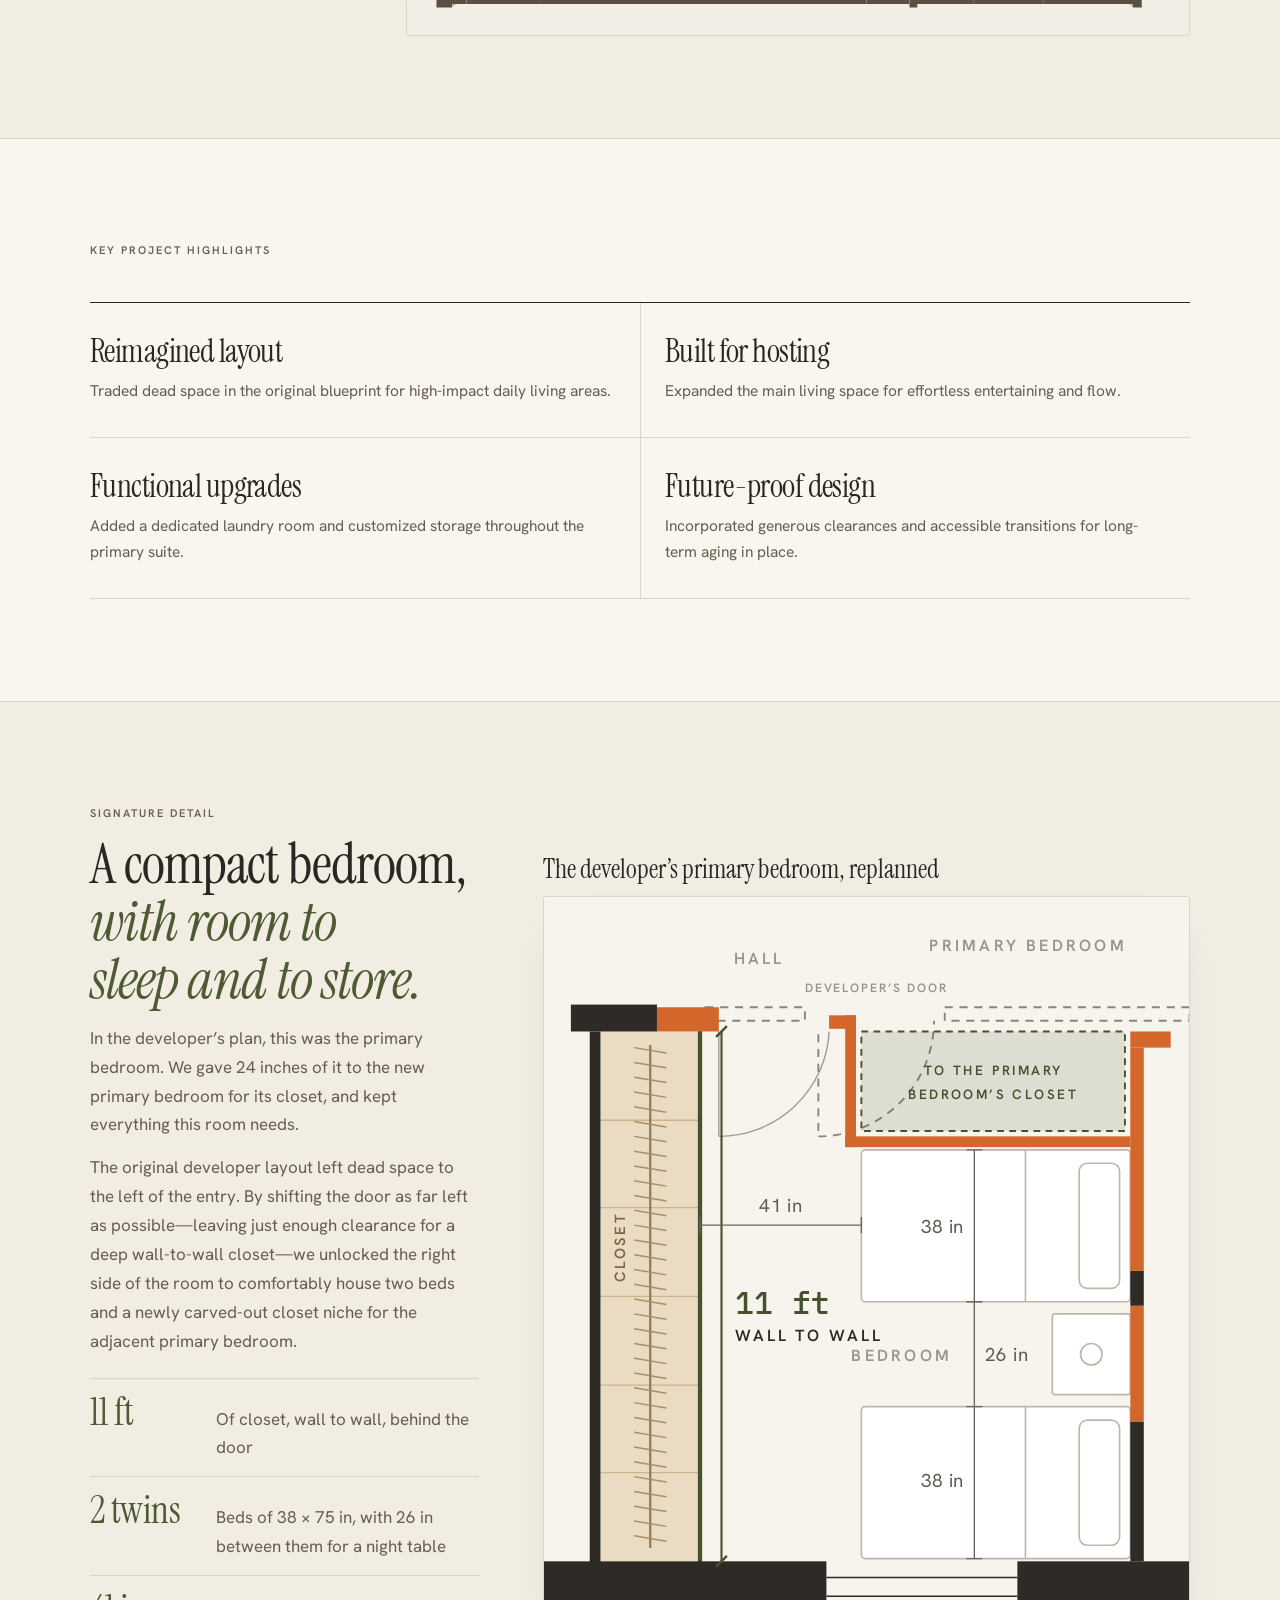
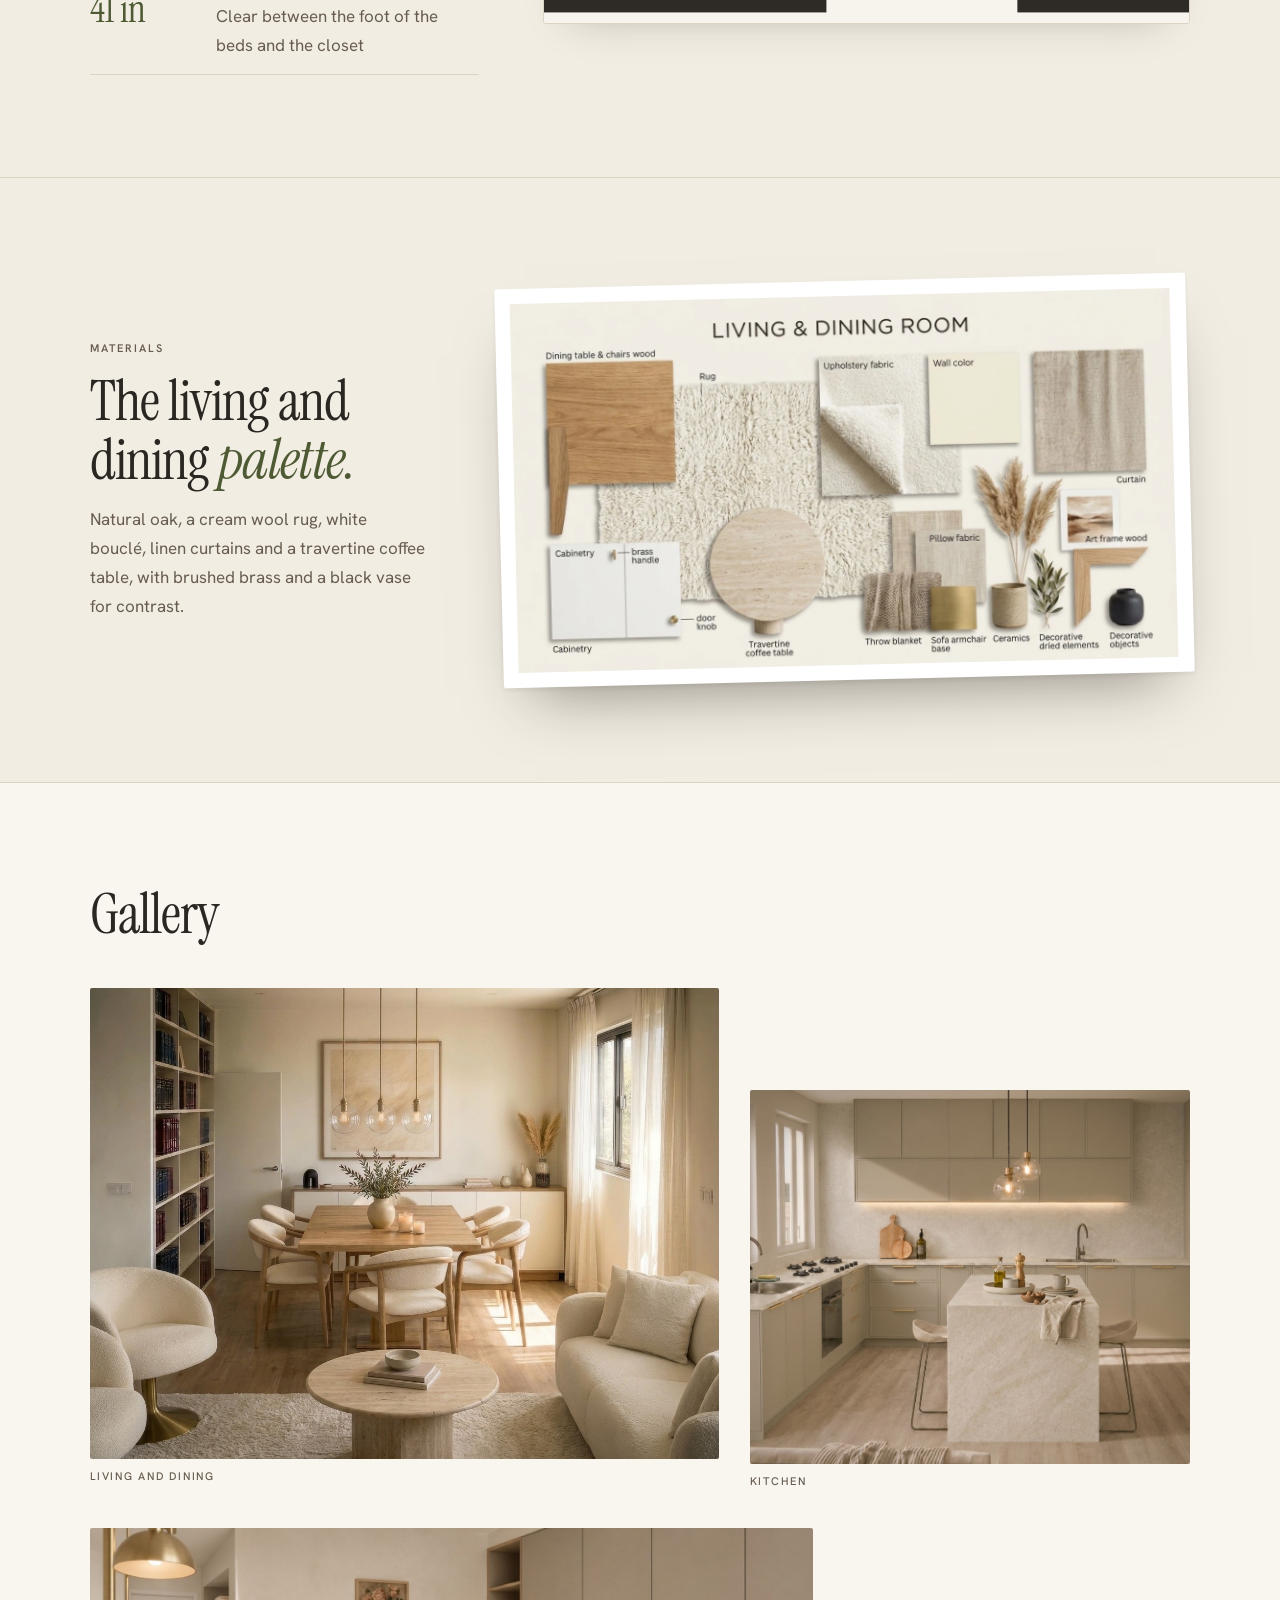
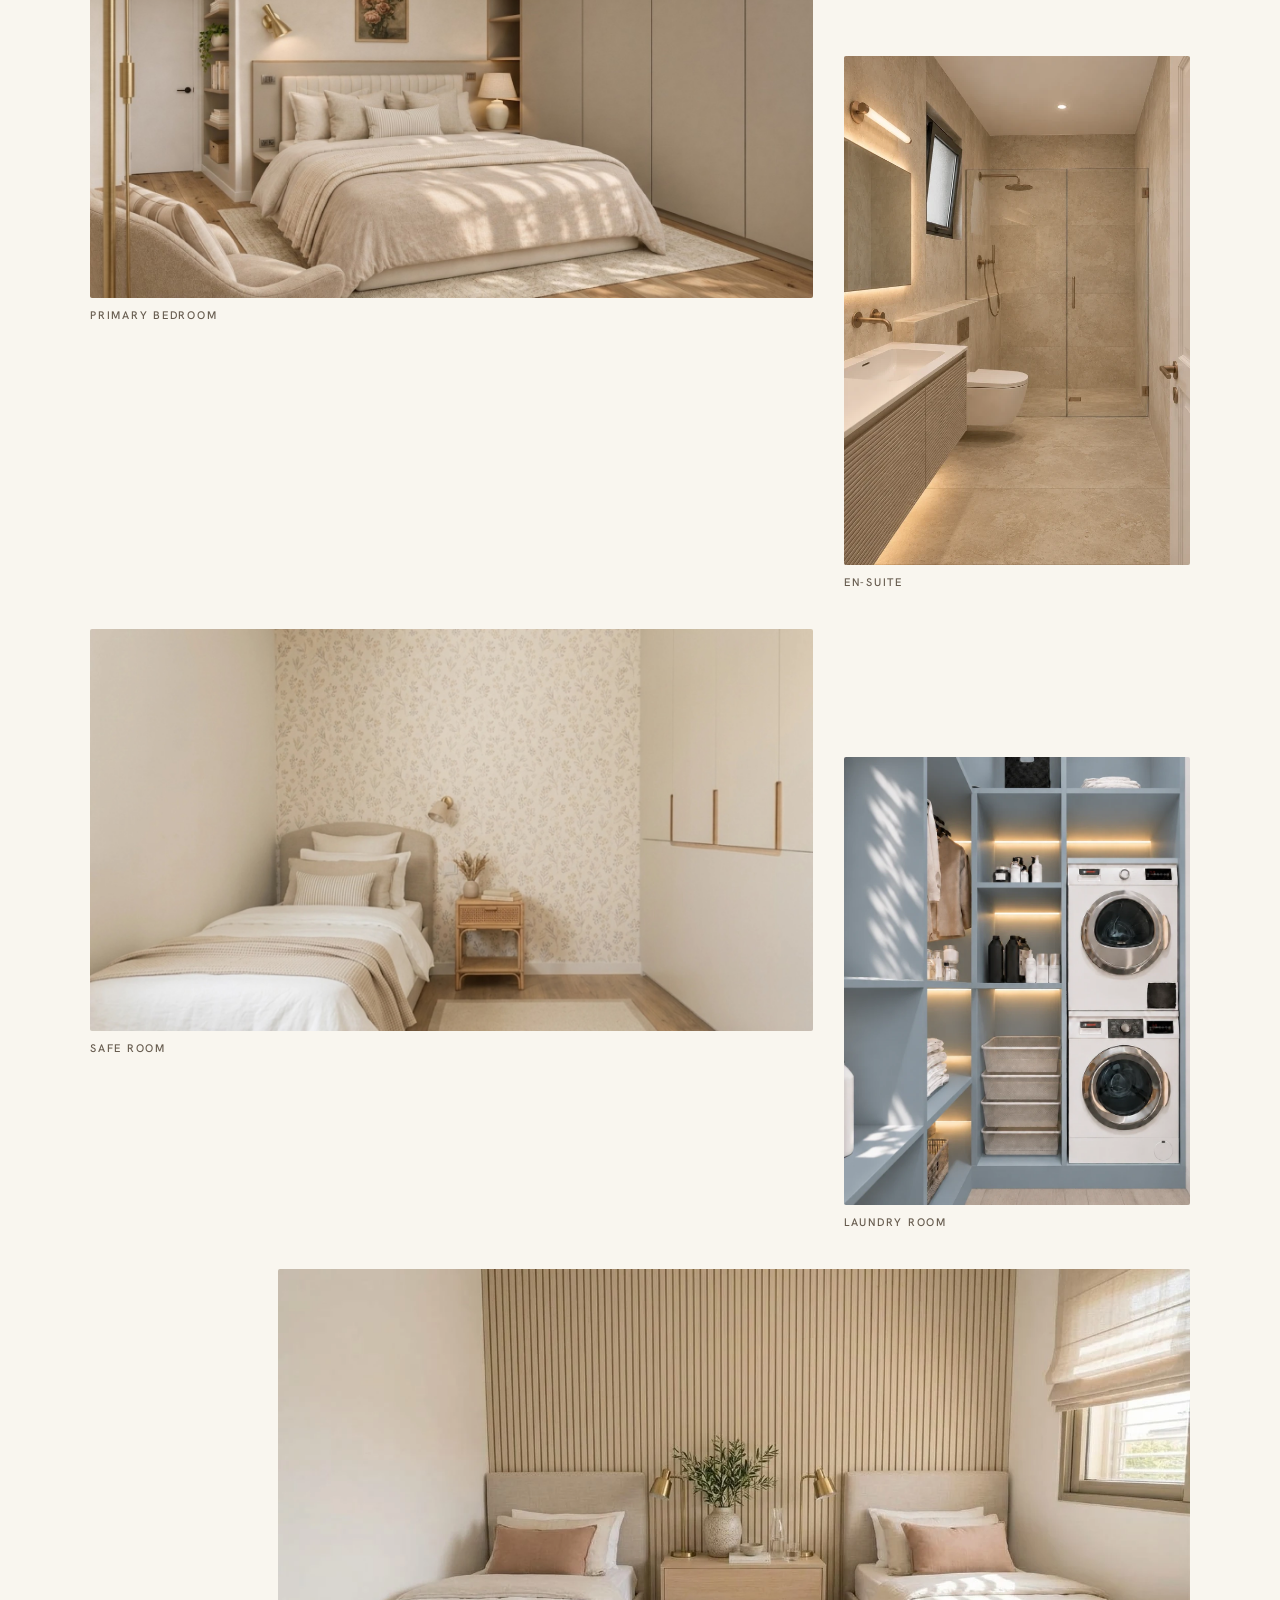
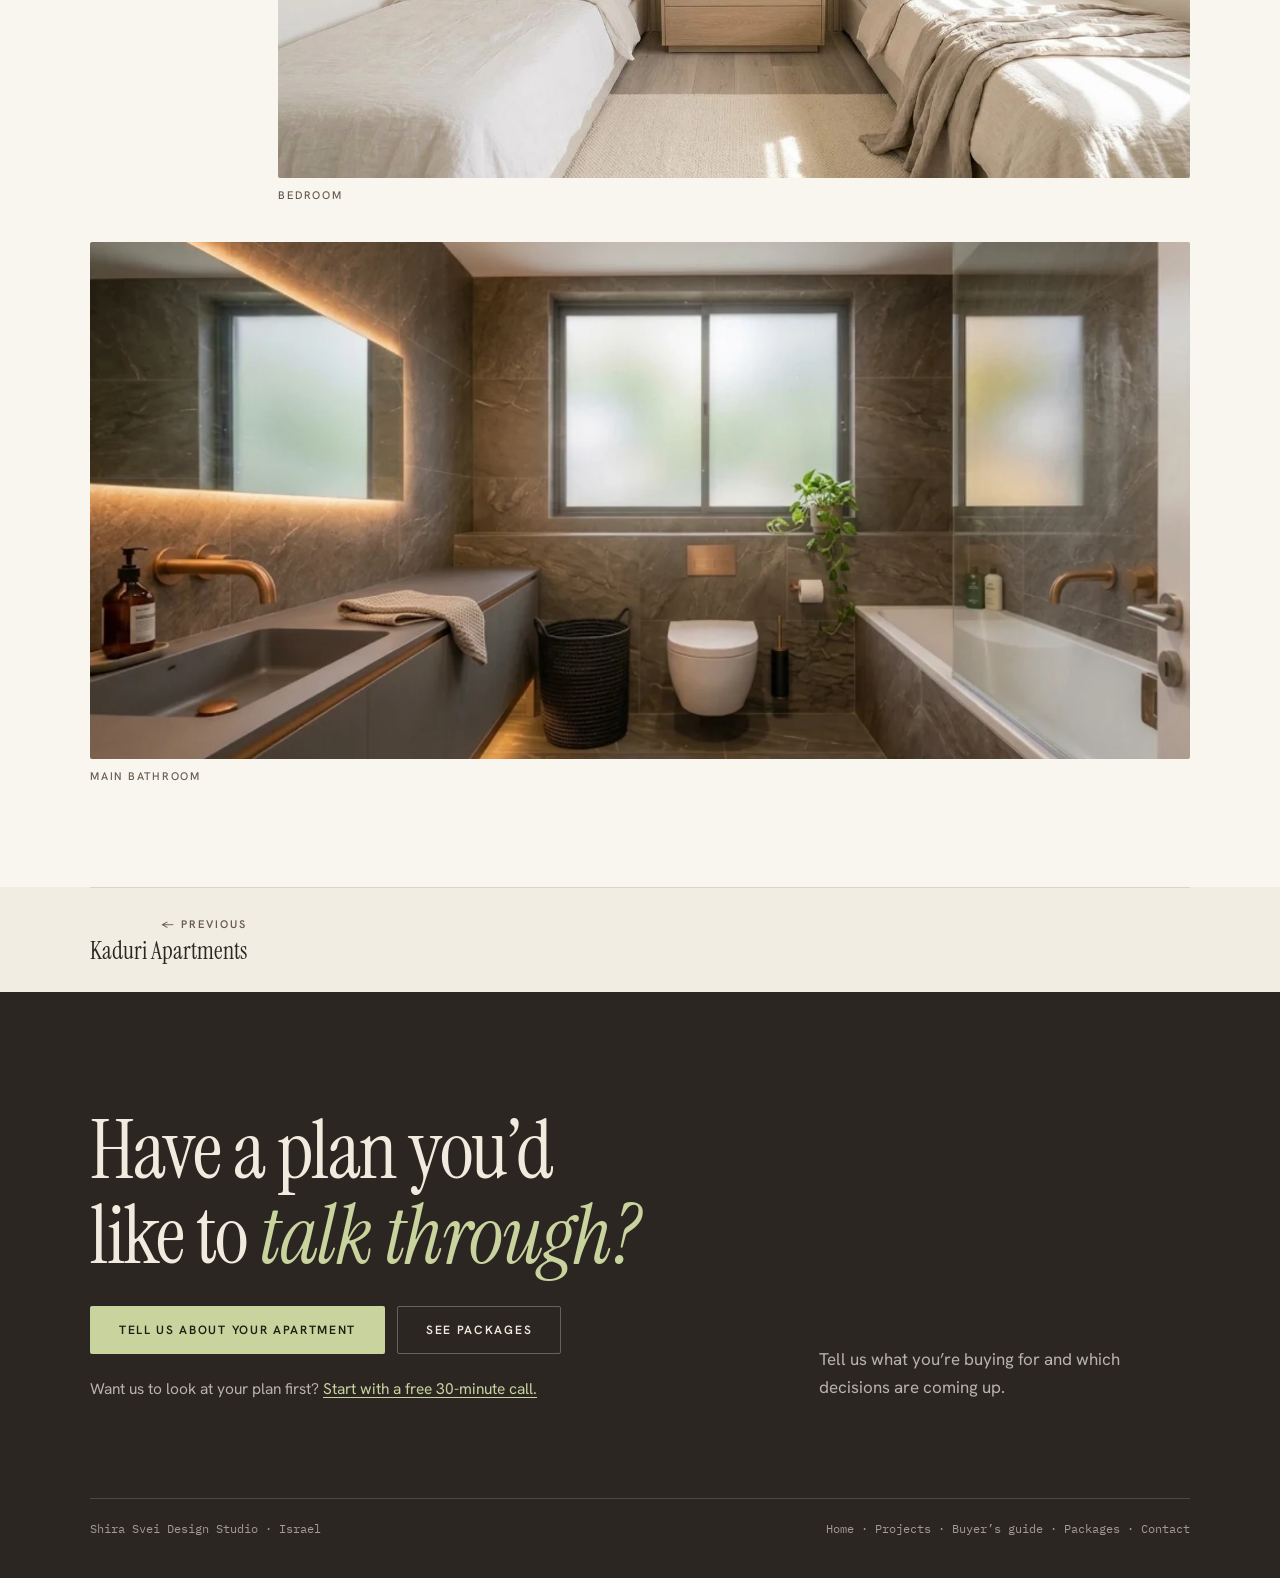
<file: project-apartment-layout.html>
<!doctype html>
    <html lang="en">
    <head>
    <meta charset="utf-8">
    <meta name="viewport" content="width=device-width, initial-scale=1, viewport-fit=cover">
    <title>Neve Amim, Beit Shemesh · Shira Svei Design Studio</title>
    <meta name="description" content="Neve Amim, Beit Shemesh: how a family’s new-build apartment gained a larger living area, a laundry room, built-in closets and a larger en-suite, all agreed with the developer before construction.">
    <link rel="preconnect" href="https://fonts.googleapis.com">
    <link rel="preconnect" href="https://fonts.gstatic.com" crossorigin>
    <link rel="stylesheet" href="https://fonts.googleapis.com/css2?family=Instrument+Serif:ital@0;1&family=Hanken+Grotesk:wght@400;500;600&family=IBM+Plex+Mono:wght@400;500&family=Frank+Ruhl+Libre:wght@400;500&family=Assistant:wght@400;500;600&display=swap">
    <link rel="icon" href="img/favicon.svg" type="image/svg+xml">
    
    <script src="i18n.js"></script>
<script src="menu.js" defer></script>
    <link rel="stylesheet" href="styles.css">
    </head>
    <body class="theme-amim">
    <header class="top">
  <div class="wrap">
    <a class="brand" href="index.html" aria-label="Shira Svei Design Studio, home">
      <svg class="brand-mark" viewBox="0 0 1917 1549" aria-hidden="true" focusable="false"><defs><path id="ssg" d="M629 -29Q511 -29 422.5 8.5Q334 46 272 110L138 -20H103V427H142Q165 345 203.5 270.5Q242 196 299.0 137.5Q356 79 434.0 45.0Q512 11 613 11Q713 11 785.5 46.0Q858 81 897.0 145.5Q936 210 936 299Q936 383 892.5 440.0Q849 497 777.5 539.0Q706 581 620.5 617.0Q535 653 449.5 694.0Q364 735 292.5 792.0Q221 849 177.5 931.0Q134 1013 134 1132Q134 1252 194.0 1339.0Q254 1426 352.5 1473.0Q451 1520 567 1520Q660 1520 739.5 1490.5Q819 1461 879 1402L1011 1520H1044V1085H1005Q973 1211 914.0 1299.0Q855 1387 772.0 1432.0Q689 1477 583 1477Q455 1477 387.0 1414.0Q319 1351 319 1248Q319 1173 362.0 1120.5Q405 1068 475.5 1028.0Q546 988 631.0 951.5Q716 915 800.5 871.5Q885 828 955.5 768.5Q1026 709 1069.0 624.0Q1112 539 1112 418Q1112 282 1050.0 181.5Q988 81 879.0 26.0Q770 -29 629 -29Z" transform="translate(-103 1520) scale(1 -1)"/></defs><use href="#ssg"/><use href="#ssg" transform="translate(1917 0) scale(-1 1)"/></svg><span class="brand-text"><span class="brand-word">Shira Svei</span><span class="brand-sub">Design Studio</span></span>
    </a>
    <nav class="links" aria-label="Main">
      <a class="hide-sm" href="projects.html">Projects</a>
      <a class="hide-sm" href="guide.html">Buyer’s guide</a>
      <a class="hide-sm" href="packages.html">Packages</a>
      <a class="btn btn-primary" href="https://calendar.app.google/oiMrJbxqETnfsCGP8" target="_blank" rel="noopener">Free <span class="xs-hide">30-min </span>call</a>
      <button class="menu-btn" type="button" aria-expanded="false" aria-controls="site-menu"><span class="menu-icon" aria-hidden="true"></span><span class="menu-word">Menu</span></button>
      <div class="menu-panel" id="site-menu" hidden>
        <a href="index.html#model">How we help</a>
        <a href="index.html#about">Meet Shira</a>
        <a href="index.html#with">The difference</a>
        <a href="projects.html">Projects</a>
        <a href="guide.html">Buyer’s guide</a>
        <a href="packages.html">Packages</a>
        <a href="contact.html">Let’s talk</a>
      </div>
    </nav>
  </div>
</header>

    <main>
    <section class="case-hero nv-hero" aria-labelledby="ch-h">
  <div class="case-hero-pic"><img src="img/al-kitchen.jpg" width="1200" height="896" fetchpriority="high" alt="The kitchen in soft greige with a stone island, two stools, glass pendants and the hob under the windows"></div>
  <div class="case-hero-scrim" aria-hidden="true"></div>
  <div class="wrap case-hero-copy">
    <a class="back" href="index.html">← Home</a>
    <span class="label">Neve Amim, Beit Shemesh</span>
    <h1 id="ch-h">Reimagining a developer blueprint <em>for how a family actually lives.</em></h1>
    <p class="lede">Starting from a builder’s floor plan, we reallocated underused square footage to prioritize the spaces this family uses every single day: an expansive living area built for hosting, a proper laundry room, and smarter storage in the primary suite. Designed with aging in place in mind, every room was planned with generous clearances and effortless accessibility—creating a home that feels open today and adapts seamlessly for years to come.</p>
  </div>
</section>
  <section class="section nv" style="border-top:0;padding-top:0" aria-labelledby="alp-h">
    <div class="wrap jh-anim al-anim" data-three>
      <div class="jh-copy">
        <span class="label">The plans</span>
        <h2 id="alp-h">Sacrificing a bedroom <em>for a larger common room.</em></h2>
        <p>The original layout wedged a bedroom between the living area and the rest of the apartment. We took down its walls to make one open space for gathering. Then we redrew the bathrooms and primary suite around how the family lives: the guest toilet became a laundry room, and the primary bedroom gained a wall of closets and a larger en-suite.</p>
      </div>
      <figure class="jh-stage">
        <p class="k3d-tag jh-tag"><span class="k3d-tag-step"><b>3/3</b> Revised plan</span><span class="jh-tag-note">A larger living area, a laundry room, built-in closets and a larger en-suite.</span></p>
        <div class="jh-view">
          <img class="jh-fallback" src="img/apartment-revised-furnished.webp" alt="Our revised plan: the living area opened up, a laundry room beside the main bathroom, built-in closets and a larger en-suite" width="2000" height="1500"><noscript><style>.jh-anim .jh-fallback{visibility:visible}</style></noscript>
        </div>
      </figure>
    </div>
  </section>
  <section class="section nv" style="border-top:0;padding-top:0" aria-labelledby="dp-h">
    <div class="wrap" style="display:grid;gap:clamp(28px,4vw,44px)">
      <div class="section-head" style="margin:0;max-width:62ch">
        <span class="label">The design process</span>
        <h2 id="dp-h">The case for <em>giving up a bedroom.</em></h2>
        <p>When this couple approached us after purchasing their apartment, they believed they had bought a four-bedroom home with generous living space. To test what the floor plan could actually support, we modeled five distinct layouts in 3D using true-to-scale furniture. Options 1 and 2 felt far too cramped overall. Option 3 was a step forward, though the kitchen still bled into the living area. Option 4 finally unlocked a comfortable living room, but at the expense of a cramped kitchen. Seeing those trade-offs clearly led to Option 5: intentionally giving up a bedroom to deliver the spacious living area and proper, full-sized kitchen the clients had envisioned all along.</p>
      </div>
      <div class="fs3d" data-three data-mode="process" style="display:grid;gap:14px">
        <div class="titleblock" style="margin-bottom:6px"><span class="num">3D</span><span class="gloss">Each layout we tested</span><span class="when">Switch options</span></div>
        <div class="fs-slot" hidden></div>
        <p class="cap fs-note">All furniture is drawn to scale.</p>
      </div>
    </div>
  </section>
  <section class="section tint nv" aria-labelledby="wt-h">
    <div class="wrap">
      <div class="section-head"><h2 class="label" id="wt-h">Key project highlights</h2></div>
      <div class="points">
        <div><h3>Reimagined layout</h3><p>Traded dead space in the original blueprint for high-impact daily living areas.</p></div>
        <div><h3>Built for hosting</h3><p>Expanded the main living space for effortless entertaining and flow.</p></div>
        <div><h3>Functional upgrades</h3><p>Added a dedicated laundry room and customized storage throughout the primary suite.</p></div>
        <div><h3>Future-proof design</h3><p>Incorporated generous clearances and accessible transitions for long-term aging in place.</p></div>
      </div>
    </div>
  </section>
<section class="section closet-sec nv" aria-labelledby="pc-h">
  <div class="wrap closet-grid">
    <div class="section-head" style="margin:0">
      <span class="label">Signature Detail</span>
      <h2 id="pc-h">A compact bedroom, <em>with room to sleep and to store.</em></h2>
      <p>In the developer’s plan, this was the primary bedroom. We gave 24 inches of it to the new primary bedroom for its closet, and kept everything this room needs.</p>
      <p>The original developer layout left dead space to the left of the entry. By shifting the door as far left as possible—leaving just enough clearance for a deep wall-to-wall closet—we unlocked the right side of the room to comfortably house two beds and a newly carved-out closet niche for the adjacent primary bedroom.</p>
      <ul class="closet-key">
        <li><b>11 ft</b><span>Of closet, wall to wall, behind the door</span></li>
        <li><b>2 twins</b><span>Beds of 38 × 75 in, with 26 in between them for a night table</span></li>
        <li><b>41 in</b><span>Clear between the foot of the beds and the closet</span></li>
      </ul>
    </div>
    <figure class="closet-fig">
      <figcaption class="closet-title">The developer’s primary bedroom, replanned</figcaption>
      <svg class="closet-plan" viewBox="1280 640 480 540" role="img" aria-labelledby="pc-t">
  <title id="pc-t">The second bedroom, which was the developer’s primary bedroom, on the revised plan. The developer’s wall and door are dashed. A strip along the top of the room was carved out and given to the new primary bedroom as its closet. The bedroom’s door moved over, toward the hall, and a closet now runs the full length of the wall behind it, wall to wall. The room keeps space for two twin beds, 38 by 75 inches, with 26 inches between them for a night table, across 8 ft 6 in, and 41 inches clear between the foot of the beds and the closet.</title>
  <rect class="paper" x="1280" y="640" width="480" height="540"/>
  <g class="bed"><rect x="1516" y="828" width="200" height="113" rx="3"/><rect x="1678" y="838" width="30" height="93" rx="6"/><path d="M1638 828 V941"/></g>
  <g class="bed"><rect x="1516" y="1019" width="200" height="113" rx="3"/><rect x="1678" y="1029" width="30" height="93" rx="6"/><path d="M1638 1019 V1132"/></g>
  <g class="bed table"><rect x="1658" y="950" width="58" height="60" rx="2"/><circle cx="1687" cy="980" r="8"/></g>
  <g class="glass"><path d="M1490 1146 H1632 M1490 1160 H1632"/></g>
  <rect class="old" x="1400" y="722" width="74" height="10"/><rect class="old" x="1578" y="722" width="182" height="10"/>
  <path class="old" d="M1484 742 V818 M1484 818 A86 86 0 0 0 1570 732"/>
  <text class="tiny" x="1527" y="711" text-anchor="middle">DEVELOPER’S DOOR</text>
  <g class="a a1 carve"><rect x="1516" y="740" width="196" height="74"/><text class="cap" x="1614" y="772" text-anchor="middle">TO THE PRIMARY</text><text class="cap" x="1614" y="790" text-anchor="middle">BEDROOM’S CLOSET</text></g>
  <path class="a a2 swing" d="M1410 740 V818 M1410 818 A82 82 0 0 0 1492 740"/>
  <g class="a a3 closet"><rect x="1322" y="740" width="74" height="394"/><line class="joint" x1="1322" y1="806" x2="1396" y2="806"/><line class="joint" x1="1322" y1="871" x2="1396" y2="871"/><line class="joint" x1="1322" y1="937" x2="1396" y2="937"/><line class="joint" x1="1322" y1="1003" x2="1396" y2="1003"/><line class="joint" x1="1322" y1="1068" x2="1396" y2="1068"/></g>
  <g class="a a3 rail"><line class="bar" x1="1359" y1="750" x2="1359" y2="1124"/><line x1="1347" y1="752" x2="1371" y2="756"/><line x1="1347" y1="763" x2="1371" y2="767"/><line x1="1347" y1="774" x2="1371" y2="778"/><line x1="1347" y1="785" x2="1371" y2="789"/><line x1="1347" y1="796" x2="1371" y2="800"/><line x1="1347" y1="807" x2="1371" y2="811"/><line x1="1347" y1="818" x2="1371" y2="822"/><line x1="1347" y1="829" x2="1371" y2="833"/><line x1="1347" y1="840" x2="1371" y2="844"/><line x1="1347" y1="851" x2="1371" y2="855"/><line x1="1347" y1="862" x2="1371" y2="866"/><line x1="1347" y1="873" x2="1371" y2="877"/><line x1="1347" y1="884" x2="1371" y2="888"/><line x1="1347" y1="895" x2="1371" y2="899"/><line x1="1347" y1="906" x2="1371" y2="910"/><line x1="1347" y1="917" x2="1371" y2="921"/><line x1="1347" y1="928" x2="1371" y2="932"/><line x1="1347" y1="939" x2="1371" y2="943"/><line x1="1347" y1="950" x2="1371" y2="954"/><line x1="1347" y1="961" x2="1371" y2="965"/><line x1="1347" y1="972" x2="1371" y2="976"/><line x1="1347" y1="983" x2="1371" y2="987"/><line x1="1347" y1="994" x2="1371" y2="998"/><line x1="1347" y1="1005" x2="1371" y2="1009"/><line x1="1347" y1="1016" x2="1371" y2="1020"/><line x1="1347" y1="1027" x2="1371" y2="1031"/><line x1="1347" y1="1038" x2="1371" y2="1042"/><line x1="1347" y1="1049" x2="1371" y2="1053"/><line x1="1347" y1="1060" x2="1371" y2="1064"/><line x1="1347" y1="1071" x2="1371" y2="1075"/><line x1="1347" y1="1082" x2="1371" y2="1086"/><line x1="1347" y1="1093" x2="1371" y2="1097"/><line x1="1347" y1="1104" x2="1371" y2="1108"/><line x1="1347" y1="1115" x2="1371" y2="1119"/></g>
  <line class="a a3 front" x1="1396" y1="740" x2="1396" y2="1134"/>
  <rect class="w" x="1300" y="720" width="64" height="20"/><rect class="w" x="1314" y="740" width="8" height="396"/><rect class="w" x="1194" y="1134" width="296" height="38"/><rect class="w" x="1632" y="1134" width="130" height="38"/><rect class="w" x="1716" y="918" width="10" height="26"/><rect class="w" x="1716" y="1030" width="10" height="104"/><rect class="n" x="1364" y="722" width="46" height="18"/><rect class="n" x="1492" y="728" width="20" height="10"/><rect class="n" x="1504" y="728" width="8" height="98"/><rect class="n" x="1504" y="818" width="212" height="8"/><rect class="n" x="1716" y="944" width="10" height="86"/><rect class="n" x="1716" y="740" width="30" height="12"/><rect class="n" x="1716" y="752" width="10" height="166"/>
  <g class="a a4 dim"><path class="d len2" d="M1412 740 V1134"/><path class="t" d="M1408 744 L1416 736 M1408 1138 L1416 1130"/>
    <text class="num" x="1422" y="950">11 ft</text><text class="cap" x="1422" y="970">WALL TO WALL</text></g>
  <g class="a a4 fine-dim">
    <path d="M1396 884 H1516 M1396 878 V890 M1516 878 V890"/><text x="1456" y="874" text-anchor="middle">41 in</text>
    <path d="M1600 828 V1132 M1594 828 H1606 M1594 941 H1606 M1594 1019 H1606 M1594 1132 H1606"/>
    <text x="1592" y="890" text-anchor="end">38 in</text><text x="1608" y="985">26 in</text><text x="1592" y="1079" text-anchor="end">38 in</text>
  </g>
  <text class="a a5 cap closet-label" x="0" y="0" transform="translate(1340 900) rotate(-90)" text-anchor="middle">CLOSET</text>
  <text class="room" x="1640" y="680" text-anchor="middle">PRIMARY BEDROOM</text>
  <text class="room" x="1440" y="690" text-anchor="middle">HALL</text>
  <text class="room" x="1546" y="985" text-anchor="middle">BEDROOM</text>
</svg>
    </figure>
  </div>
</section>
<section class="section mat-sec nv" aria-labelledby="nvpal-h">
  <div class="wrap mat-spread">
    <div class="mat-card">
      <span class="label">Materials</span>
      <h2 id="nvpal-h">The living and dining <em>palette.</em></h2>
      <p>Natural oak, a cream wool rug, white bouclé, linen curtains and a travertine coffee table, with brushed brass and a black vase for contrast.</p>
    </div>
    <figure class="mat-board"><img src="img/al-palette.webp" data-zoom="img/al-palette.webp" width="1376" height="768" loading="lazy" alt="The living and dining room materials board: natural oak for the dining table and chairs, a cream wool rug, white boucle upholstery, a soft cream wall colour, a linen curtain, white cabinetry with brass handles, a travertine coffee table, linen pillow fabric, a knitted throw, a brushed brass armchair base, speckled ceramics, dried pampas and olive branches, an oak art frame and a black vase"></figure>
  </div>
</section>
<section class="section tint nv" aria-labelledby="nvg-h">
  <div class="wrap">
    <div class="section-head"><h2 id="nvg-h">Gallery</h2></div>
    <div class="spread nv-spread"><figure class="nv-a"><img src="img/al-dining-living.jpg" data-zoom="img/al-dining-living.jpg" alt="The living and dining area where the third bedroom stood: a round travertine coffee table and two cream swivel armchairs before the oak dining table, with three glass globe pendants, a white sideboard and a bookcase of sefarim" width="1200" height="896" loading="lazy"><figcaption>Living and dining</figcaption></figure>
<figure class="nv-b"><img src="img/al-kitchen.jpg" data-zoom="img/al-kitchen.jpg" alt="The kitchen in soft greige with a stone island, two stools, glass pendants and the hob under the windows" width="1200" height="896" loading="lazy"><figcaption>Kitchen</figcaption></figure>
<figure class="nv-c"><img src="img/al-primary-bedroom.jpg" data-zoom="img/al-primary-bedroom.jpg" alt="The primary bedroom: a double bed against a putty headboard wall, floor-to-ceiling closets and a boucle armchair" width="1600" height="818" loading="lazy"><figcaption>Primary bedroom</figcaption></figure>
<figure class="nv-d"><img src="img/al-bath-ensuite.webp" data-zoom="img/al-bath-ensuite.webp" alt="The en-suite in warm beige stone, with a floating vanity, a lit mirror and a walk-in shower" width="680" height="1114" loading="lazy"><figcaption>En-suite</figcaption></figure>
<figure class="nv-e"><img src="img/al-safe-room.jpg" data-zoom="img/al-safe-room.jpg" alt="The safe room as a child’s bedroom: a trundle bed in oatmeal linen, botanical wallpaper and a rattan bedside table" width="1600" height="889" loading="lazy"><figcaption>Safe room</figcaption></figure>
<figure class="nv-g"><img src="img/al-laundry.webp" data-zoom="img/al-laundry.webp" alt="The laundry room: the dryer stacked on the washer beside open blue-gray shelves lit by warm LED strips, with mesh bins, folded towels and a hanging rail" width="922" height="1194" loading="lazy"><figcaption>Laundry room</figcaption></figure>
<figure class="nv-h"><img src="img/al-bedroom.webp" data-zoom="img/al-bedroom.webp" alt="The second bedroom: two single beds with putty linen headboards against an oatmeal slatted wall, an oak nightstand with brass lamps and olive branches, clay linen cushions and a cream wool rug on light oak" width="1376" height="768" loading="lazy"><figcaption>Bedroom</figcaption></figure>
<figure class="nv-f"><img src="img/al-bath-main.webp" data-zoom="img/al-bath-main.webp" alt="The main bathroom in dark stone, with a long floating vanity, a wall-hung toilet under the window and a bath" width="2000" height="940" loading="lazy"><figcaption>Main bathroom</figcaption></figure>
    </div>
  </div>
</section>
  <div class="wrap"><nav class="next" aria-label="More projects">
    <a href="project-jerusalem-heights.html"><span class="label">← Previous</span><b>Kaduri Apartments</b></a>
    
  </nav></div>

    </main>
    <section class="close" aria-labelledby="close-h">
  <div class="wrap">
    <div class="close-grid">
      <div>
        <h2 id="close-h">Have a plan you’d like to <em>talk through?</em></h2>
        <div class="actions">
          <a class="btn btn-primary" href="contact.html">Tell us about your apartment</a>
          <a class="btn btn-ghost" href="packages.html">See packages</a>
        </div>
        <p class="close-intro">Want us to look at your plan first? <a href="https://calendar.app.google/oiMrJbxqETnfsCGP8" target="_blank" rel="noopener">Start with a free 30-minute call.</a></p>
      </div>
      <p>Tell us what you’re buying for and which decisions are coming up.</p>
    </div>
    <div class="foot">
      <span>Shira Svei Design Studio · Israel</span>
      <span><a href="index.html">Home</a> · <a href="projects.html">Projects</a> · <a href="guide.html">Buyer’s guide</a> · <a href="packages.html">Packages</a> · <a href="contact.html">Contact</a></span>
    </div>
  </div>
</section>

    <script src="app.js"></script>
    <script src="al-plan.js" defer></script><script type="module" src="al3d.js"></script><script type="module" src="fs3d.js"></script>
    </body>
    </html>
</file>
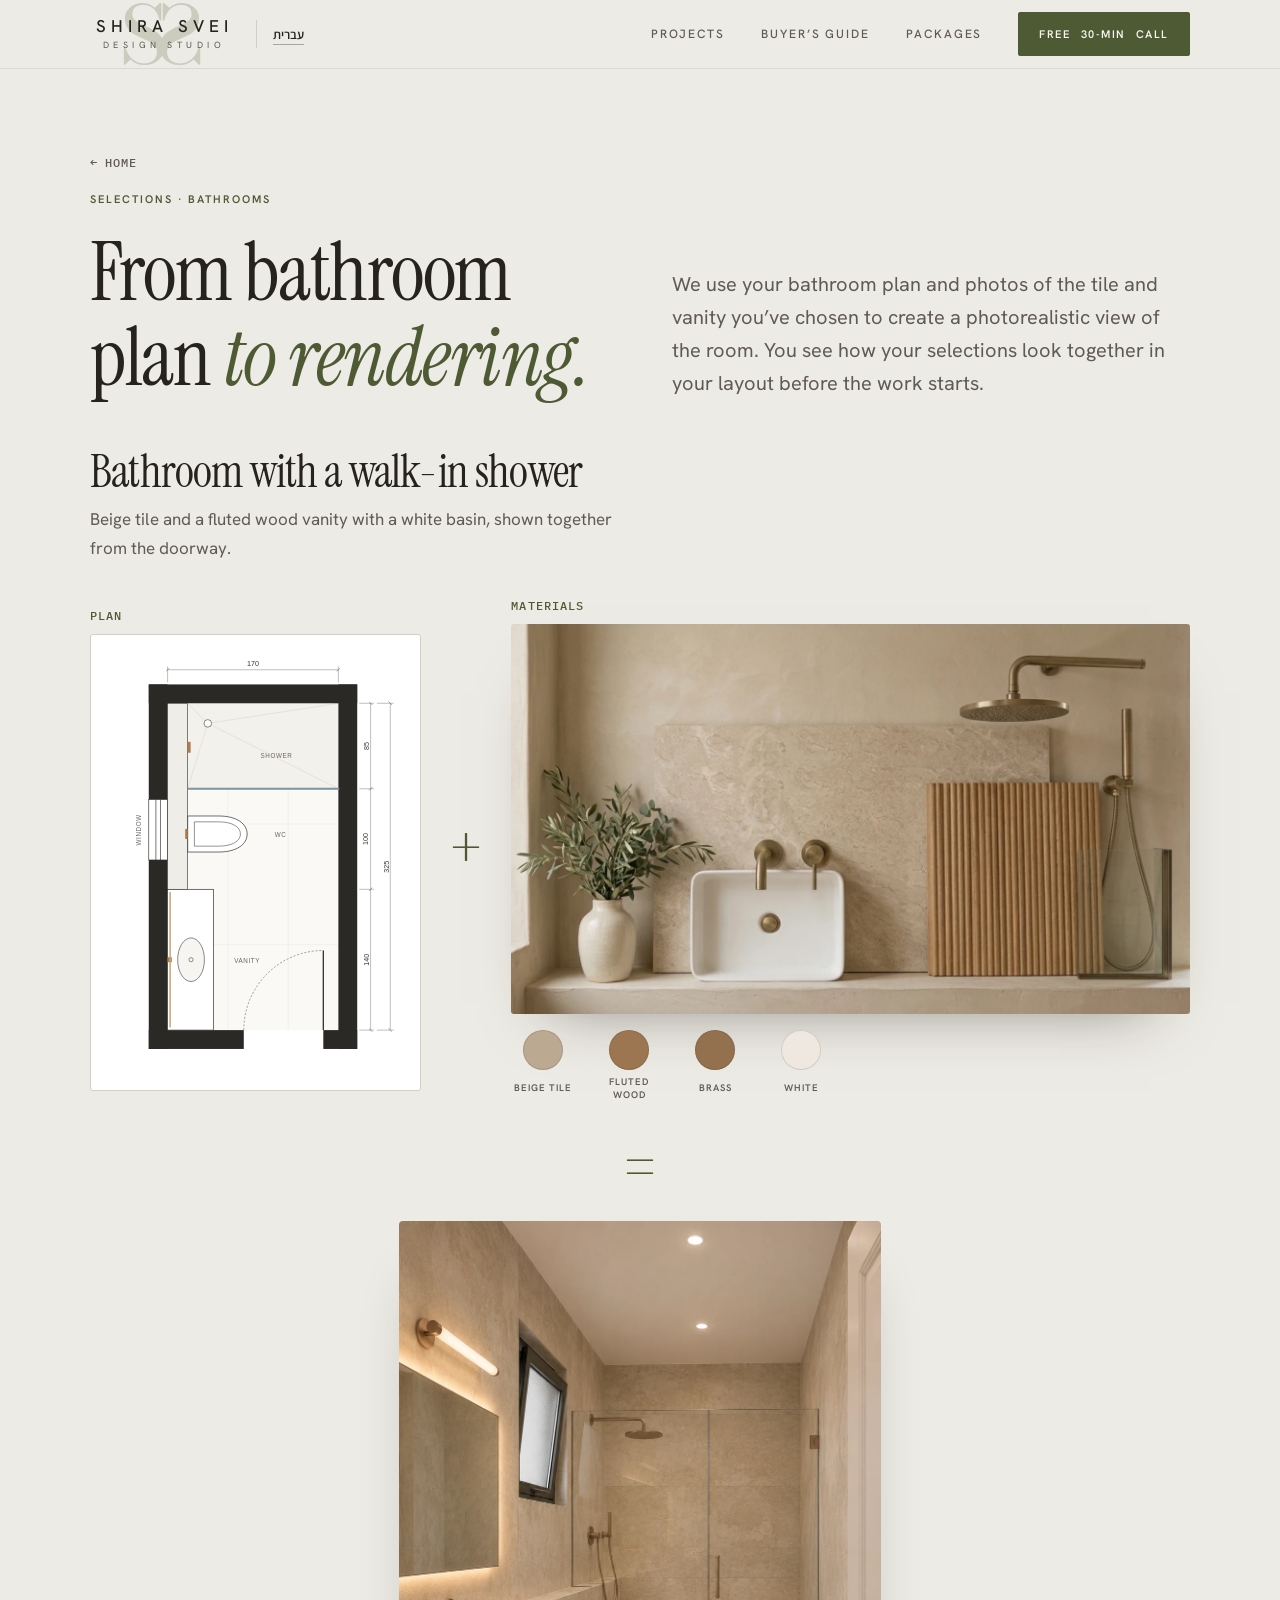
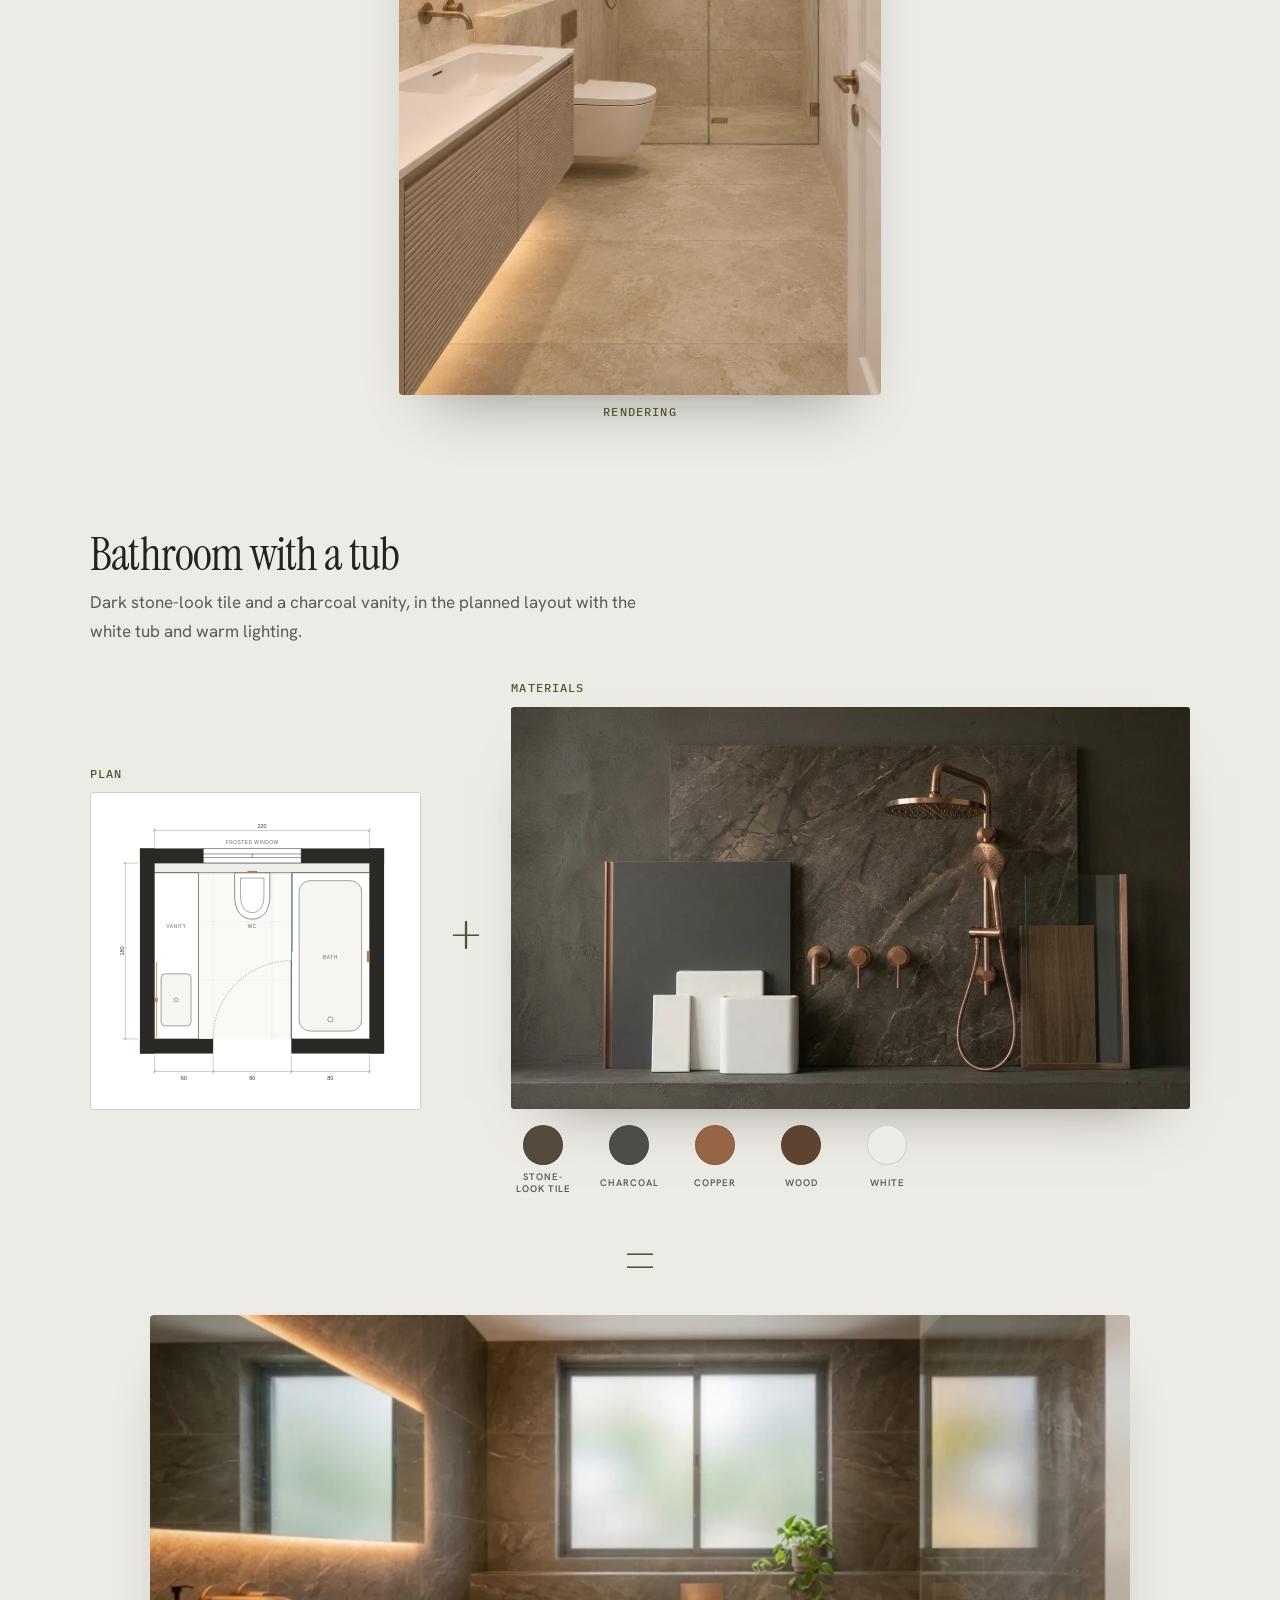
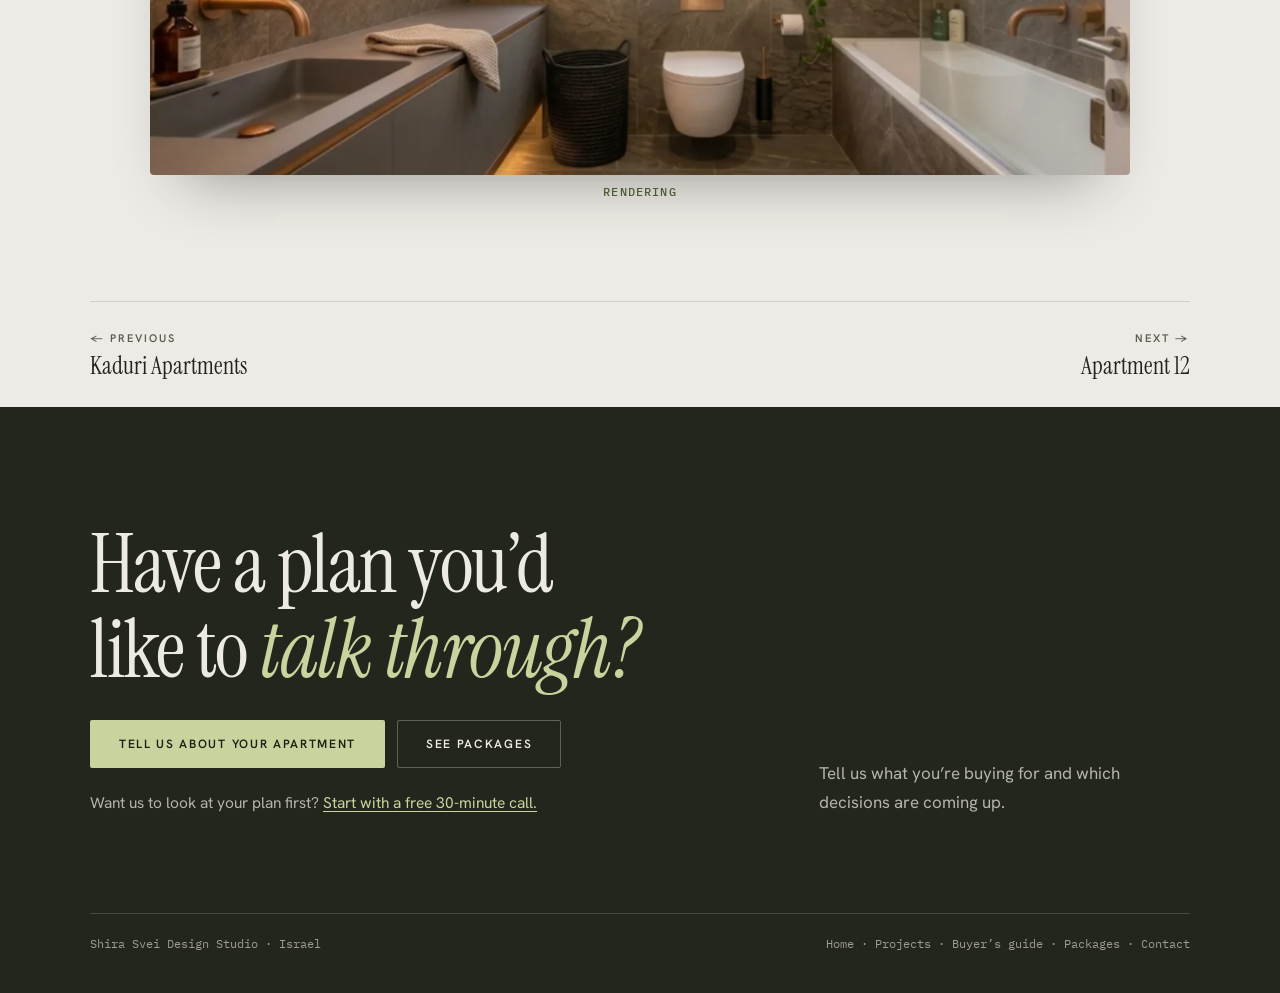
<file: project-bathrooms.html>
<!doctype html>
    <html lang="en">
    <head>
    <meta charset="utf-8">
    <meta name="viewport" content="width=device-width, initial-scale=1, viewport-fit=cover">
    <title>Two bathrooms · Shira Svei Design Studio</title>
    <meta name="description" content="Two bathrooms shown from plan and selected finishes to photorealistic rendering.">
    <link rel="preconnect" href="https://fonts.googleapis.com">
    <link rel="preconnect" href="https://fonts.gstatic.com" crossorigin>
    <link rel="stylesheet" href="https://fonts.googleapis.com/css2?family=Instrument+Serif:ital@0;1&family=Hanken+Grotesk:wght@400;500;600&family=IBM+Plex+Mono:wght@400;500&family=Frank+Ruhl+Libre:wght@400;500&family=Assistant:wght@400;500;600&display=swap">
    <link rel="icon" href="img/favicon.svg" type="image/svg+xml">
    
    <script src="i18n.js"></script>
<script src="menu.js" defer></script>
    <link rel="stylesheet" href="styles.css">
    </head>
    <body>
    <header class="top">
  <div class="wrap">
    <a class="brand" href="index.html" aria-label="Shira Svei Design Studio, home">
      <svg class="brand-mark" viewBox="0 0 1917 1549" aria-hidden="true" focusable="false"><defs><path id="ssg" d="M629 -29Q511 -29 422.5 8.5Q334 46 272 110L138 -20H103V427H142Q165 345 203.5 270.5Q242 196 299.0 137.5Q356 79 434.0 45.0Q512 11 613 11Q713 11 785.5 46.0Q858 81 897.0 145.5Q936 210 936 299Q936 383 892.5 440.0Q849 497 777.5 539.0Q706 581 620.5 617.0Q535 653 449.5 694.0Q364 735 292.5 792.0Q221 849 177.5 931.0Q134 1013 134 1132Q134 1252 194.0 1339.0Q254 1426 352.5 1473.0Q451 1520 567 1520Q660 1520 739.5 1490.5Q819 1461 879 1402L1011 1520H1044V1085H1005Q973 1211 914.0 1299.0Q855 1387 772.0 1432.0Q689 1477 583 1477Q455 1477 387.0 1414.0Q319 1351 319 1248Q319 1173 362.0 1120.5Q405 1068 475.5 1028.0Q546 988 631.0 951.5Q716 915 800.5 871.5Q885 828 955.5 768.5Q1026 709 1069.0 624.0Q1112 539 1112 418Q1112 282 1050.0 181.5Q988 81 879.0 26.0Q770 -29 629 -29Z" transform="translate(-103 1520) scale(1 -1)"/></defs><use href="#ssg"/><use href="#ssg" transform="translate(1917 0) scale(-1 1)"/></svg><span class="brand-text"><span class="brand-word">Shira Svei</span><span class="brand-sub">Design Studio</span></span>
    </a>
    <nav class="links" aria-label="Main">
      <a class="hide-sm" href="projects.html">Projects</a>
      <a class="hide-sm" href="guide.html">Buyer’s guide</a>
      <a class="hide-sm" href="packages.html">Packages</a>
      <a class="btn btn-primary" href="https://calendar.app.google/oiMrJbxqETnfsCGP8" target="_blank" rel="noopener">Free <span class="xs-hide">30-min </span>call</a>
      <button class="menu-btn" type="button" aria-expanded="false" aria-controls="site-menu"><span class="menu-icon" aria-hidden="true"></span><span class="menu-word">Menu</span></button>
      <div class="menu-panel" id="site-menu" hidden>
        <a href="index.html#model">How we help</a>
        <a href="index.html#about">Meet Shira</a>
        <a href="index.html#with">The difference</a>
        <a href="projects.html">Projects</a>
        <a href="guide.html">Buyer’s guide</a>
        <a href="packages.html">Packages</a>
        <a href="contact.html">Let’s talk</a>
      </div>
    </nav>
  </div>
</header>

    <main>
    <section class="phero" style="padding-bottom:clamp(28px,4vw,48px)">
  <div class="wrap two" style="align-items:end">
    <div class="phero-copy">
      <a class="back" href="index.html">← Home</a>
      <span class="label">Selections · Bathrooms</span>
      <h1>From bathroom plan <em>to rendering.</em></h1>
    </div>
    <p class="lede">We use your bathroom plan and photos of the tile and vanity you’ve chosen to create a photorealistic view of the room. You see how your selections look together in your layout before the work starts.</p>
  </div>
</section>
<section class="section" style="border-top:0;padding-top:0">
  <div class="wrap" style="display:grid;gap:clamp(64px,9vw,112px)">
    <article class="bath" id="shower">
  <header class="bath-head">
    <h2>Bathroom with a walk-in shower</h2>
    <p class="bath-text">Beige tile and a fluted wood vanity with a white basin, shown together from the doorway.</p>
  </header>
  <div class="bath-sum">
    <figure class="bs-plan">
      <figcaption class="bs-k">Plan</figcaption>
      <img src="img/shower-plan-clean.svg" alt="Dimensioned plan of the bathroom with a walk-in shower" width="700" height="1000" loading="lazy">
    </figure>
    <span class="bs-op" aria-hidden="true">+</span>
    <figure class="bs-mat">
      <figcaption class="bs-k">Materials</figcaption>
      <img class="bs-board" src="img/shower-materials-board.webp" width="1414" height="812" alt="Materials board for the walk-in shower bathroom: a beige stone-look tile slab, a fluted wood vanity panel, a white basin with a brass wall tap, a brass rain shower and hand shower, a glass panel and a vase of olive branches" loading="lazy">
      <ul class="bb-chips"><li><i style="background:#BCA991"></i><span>Beige tile</span></li><li><i style="background:#9C7650"></i><span>Fluted wood</span></li><li><i style="background:#93704E"></i><span>Brass</span></li><li><i style="background:#EEE8E0"></i><span>White</span></li></ul>
    </figure>
  </div>
  <div class="bath-out">
    <span class="bs-op" aria-hidden="true">=</span>
    <figure class="bath-render">
      <img src="img/shower-render.webp" data-zoom="img/shower-render.webp" alt="Photorealistic view of the walk-in shower bathroom from its doorway" width="990" height="1589" loading="lazy">
      <figcaption class="bs-k">Rendering</figcaption>
    </figure>
  </div>
</article>

    <article class="bath" id="tub">
  <header class="bath-head">
    <h2>Bathroom with a tub</h2>
    <p class="bath-text">Dark stone-look tile and a charcoal vanity, in the planned layout with the white tub and warm lighting.</p>
  </header>
  <div class="bath-sum">
    <figure class="bs-plan">
      <figcaption class="bs-k">Plan</figcaption>
      <img src="img/tub-plan-clean.svg" alt="Dimensioned plan of the bathroom with a tub" width="900" height="860" loading="lazy">
    </figure>
    <span class="bs-op" aria-hidden="true">+</span>
    <figure class="bs-mat">
      <figcaption class="bs-k">Materials</figcaption>
      <img class="bs-board" src="img/tub-materials-board.webp" width="1174" height="694" alt="Materials board for the tub bathroom: a dark stone-look tile slab, a charcoal vanity panel with copper trim, white ceramic samples, copper taps and a copper shower set, a wood sample and a glass panel with a copper edge" loading="lazy">
      <ul class="bb-chips"><li><i style="background:#544A3E"></i><span>Stone-look tile</span></li><li><i style="background:#4D4C47"></i><span>Charcoal</span></li><li><i style="background:#956545"></i><span>Copper</span></li><li><i style="background:#5E4430"></i><span>Wood</span></li><li><i style="background:#EEECE7"></i><span>White</span></li></ul>
    </figure>
  </div>
  <div class="bath-out">
    <span class="bs-op" aria-hidden="true">=</span>
    <figure class="bath-render">
      <img src="img/tub-render-styled.webp" data-zoom="img/tub-render-styled.webp" alt="Photorealistic view of the dark tiled bathroom with a white tub, styled with a plant, a basket and towels" width="2000" height="938" loading="lazy">
      <figcaption class="bs-k">Rendering</figcaption>
    </figure>
  </div>
</article>

  </div>
</section>
<div class="wrap"><nav class="next" aria-label="More projects">
    <a href="project-jerusalem-heights.html"><span class="label">← Previous</span><b>Kaduri Apartments</b></a>
    <a href="project-furniture-study.html"><span class="label">Next →</span><b>Apartment 12</b></a>
  </nav></div>

    </main>
    <section class="close" aria-labelledby="close-h">
  <div class="wrap">
    <div class="close-grid">
      <div>
        <h2 id="close-h">Have a plan you’d like to <em>talk through?</em></h2>
        <div class="actions">
          <a class="btn btn-primary" href="contact.html">Tell us about your apartment</a>
          <a class="btn btn-ghost" href="packages.html">See packages</a>
        </div>
        <p class="close-intro">Want us to look at your plan first? <a href="https://calendar.app.google/oiMrJbxqETnfsCGP8" target="_blank" rel="noopener">Start with a free 30-minute call.</a></p>
      </div>
      <p>Tell us what you’re buying for and which decisions are coming up.</p>
    </div>
    <div class="foot">
      <span>Shira Svei Design Studio · Israel</span>
      <span><a href="index.html">Home</a> · <a href="projects.html">Projects</a> · <a href="guide.html">Buyer’s guide</a> · <a href="packages.html">Packages</a> · <a href="contact.html">Contact</a></span>
    </div>
  </div>
</section>

    <script src="app.js"></script>
    
    </body>
    </html>
</file>
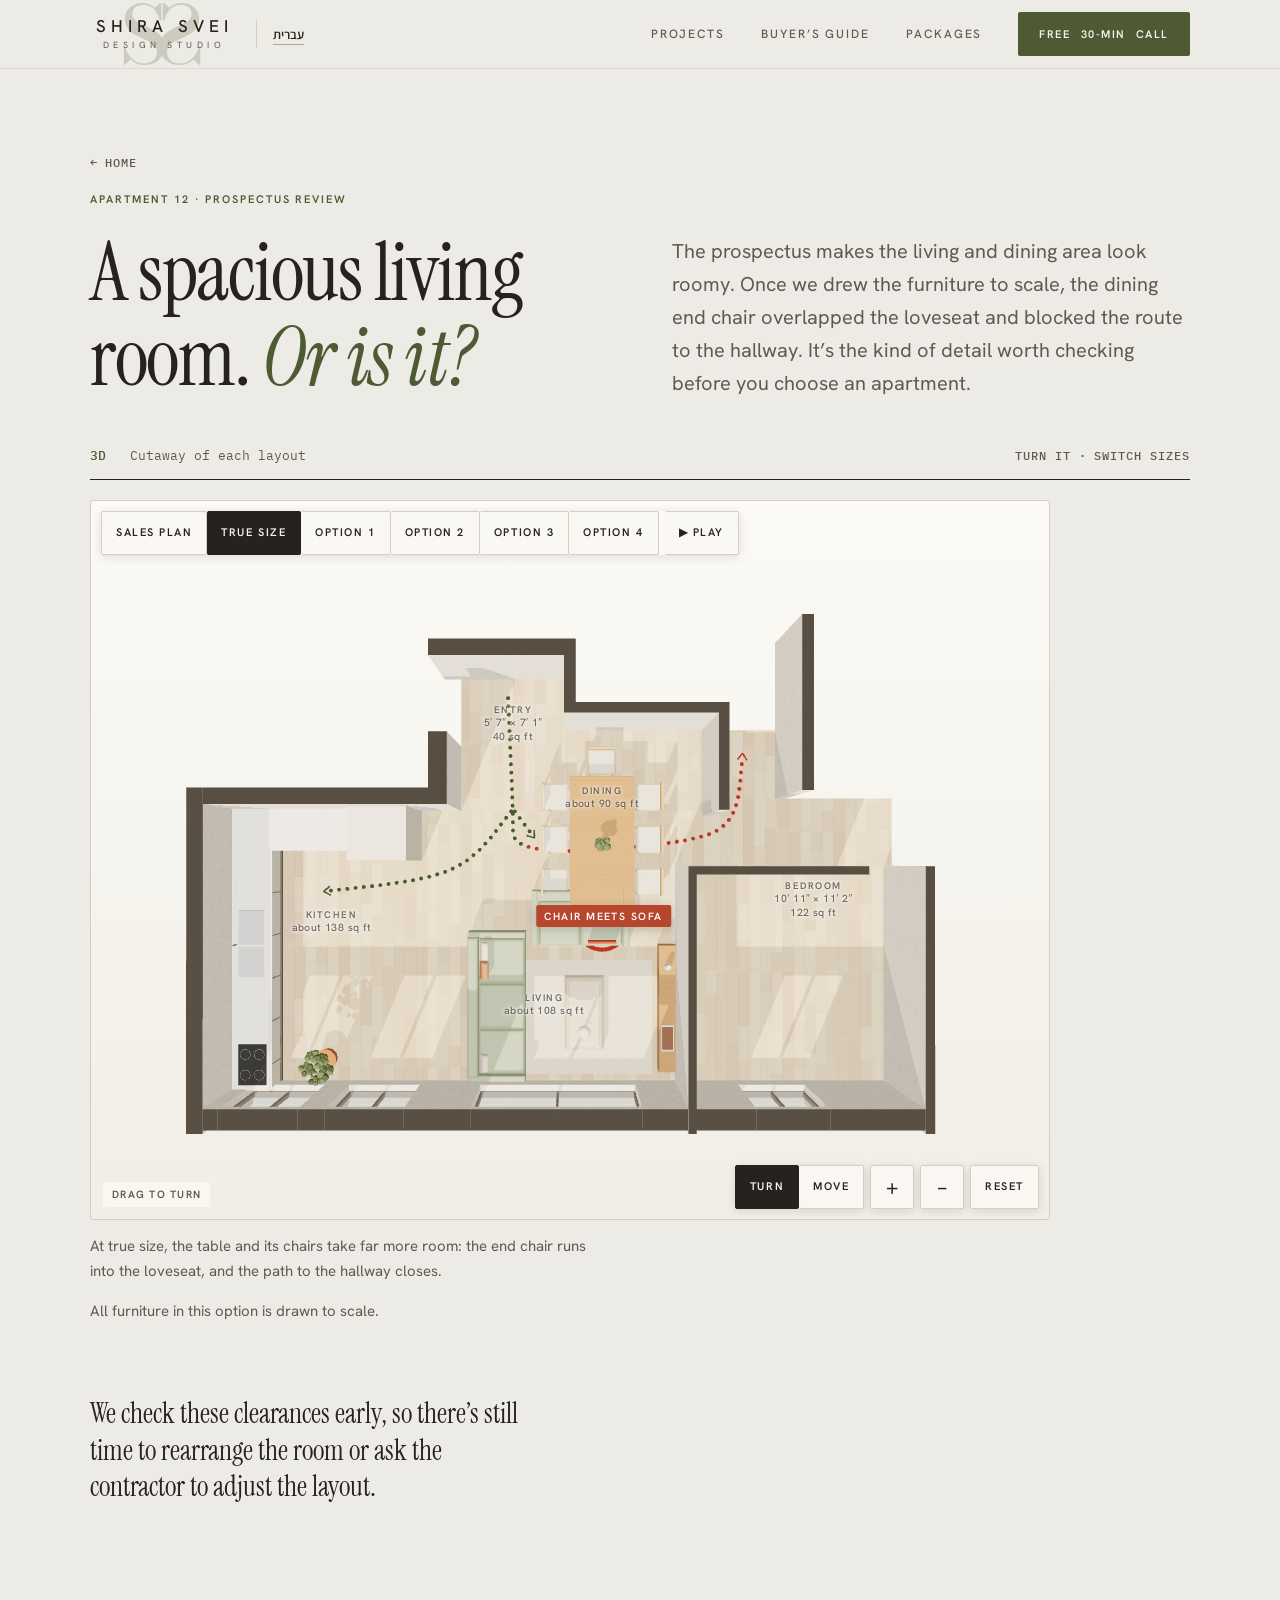
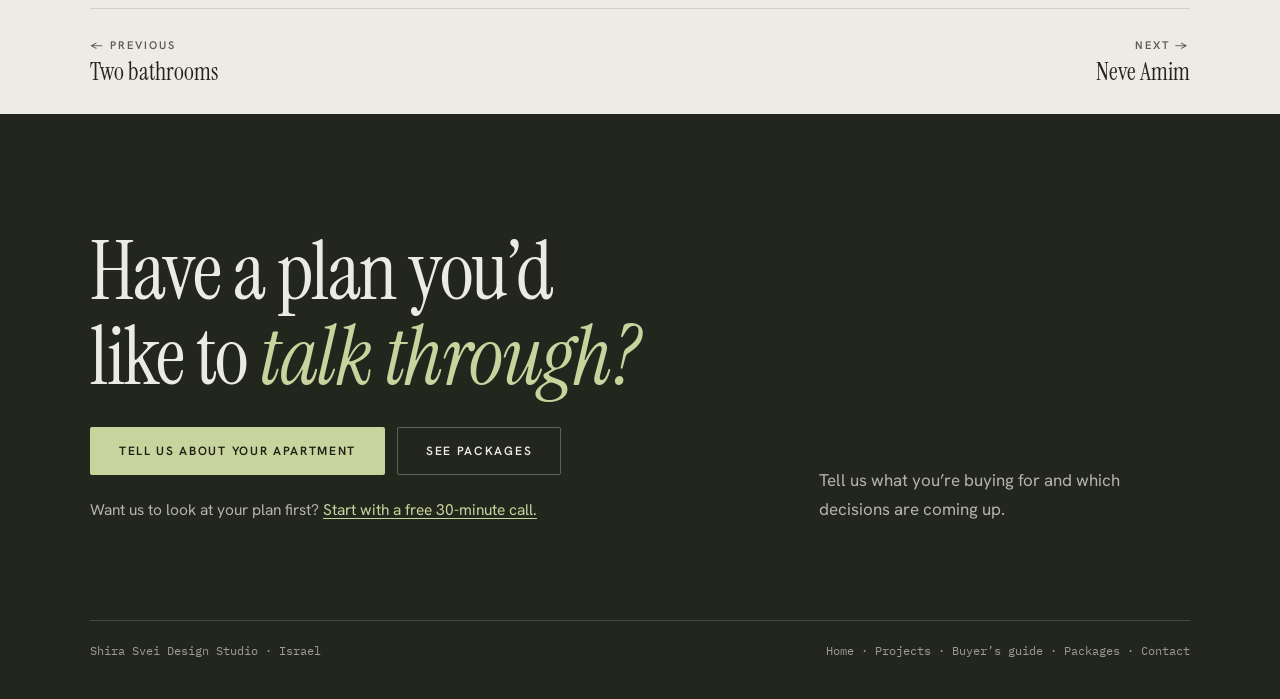
<file: project-furniture-study.html>
<!doctype html>
    <html lang="en">
    <head>
    <meta charset="utf-8">
    <meta name="viewport" content="width=device-width, initial-scale=1, viewport-fit=cover">
    <title>Apartment 12 · Shira Svei Design Studio</title>
    <meta name="description" content="Furniture drawn to scale on a contractor's sales plan, before the buyer commits.">
    <link rel="preconnect" href="https://fonts.googleapis.com">
    <link rel="preconnect" href="https://fonts.gstatic.com" crossorigin>
    <link rel="stylesheet" href="https://fonts.googleapis.com/css2?family=Instrument+Serif:ital@0;1&family=Hanken+Grotesk:wght@400;500;600&family=IBM+Plex+Mono:wght@400;500&family=Frank+Ruhl+Libre:wght@400;500&family=Assistant:wght@400;500;600&display=swap">
    <link rel="icon" href="img/favicon.svg" type="image/svg+xml">
    
    <script src="i18n.js"></script>
<script src="menu.js" defer></script>
    <link rel="stylesheet" href="styles.css">
    </head>
    <body>
    <header class="top">
  <div class="wrap">
    <a class="brand" href="index.html" aria-label="Shira Svei Design Studio, home">
      <svg class="brand-mark" viewBox="0 0 1917 1549" aria-hidden="true" focusable="false"><defs><path id="ssg" d="M629 -29Q511 -29 422.5 8.5Q334 46 272 110L138 -20H103V427H142Q165 345 203.5 270.5Q242 196 299.0 137.5Q356 79 434.0 45.0Q512 11 613 11Q713 11 785.5 46.0Q858 81 897.0 145.5Q936 210 936 299Q936 383 892.5 440.0Q849 497 777.5 539.0Q706 581 620.5 617.0Q535 653 449.5 694.0Q364 735 292.5 792.0Q221 849 177.5 931.0Q134 1013 134 1132Q134 1252 194.0 1339.0Q254 1426 352.5 1473.0Q451 1520 567 1520Q660 1520 739.5 1490.5Q819 1461 879 1402L1011 1520H1044V1085H1005Q973 1211 914.0 1299.0Q855 1387 772.0 1432.0Q689 1477 583 1477Q455 1477 387.0 1414.0Q319 1351 319 1248Q319 1173 362.0 1120.5Q405 1068 475.5 1028.0Q546 988 631.0 951.5Q716 915 800.5 871.5Q885 828 955.5 768.5Q1026 709 1069.0 624.0Q1112 539 1112 418Q1112 282 1050.0 181.5Q988 81 879.0 26.0Q770 -29 629 -29Z" transform="translate(-103 1520) scale(1 -1)"/></defs><use href="#ssg"/><use href="#ssg" transform="translate(1917 0) scale(-1 1)"/></svg><span class="brand-text"><span class="brand-word">Shira Svei</span><span class="brand-sub">Design Studio</span></span>
    </a>
    <nav class="links" aria-label="Main">
      <a class="hide-sm" href="projects.html">Projects</a>
      <a class="hide-sm" href="guide.html">Buyer’s guide</a>
      <a class="hide-sm" href="packages.html">Packages</a>
      <a class="btn btn-primary" href="https://calendar.app.google/oiMrJbxqETnfsCGP8" target="_blank" rel="noopener">Free <span class="xs-hide">30-min </span>call</a>
      <button class="menu-btn" type="button" aria-expanded="false" aria-controls="site-menu"><span class="menu-icon" aria-hidden="true"></span><span class="menu-word">Menu</span></button>
      <div class="menu-panel" id="site-menu" hidden>
        <a href="index.html#model">How we help</a>
        <a href="index.html#about">Meet Shira</a>
        <a href="index.html#with">The difference</a>
        <a href="projects.html">Projects</a>
        <a href="guide.html">Buyer’s guide</a>
        <a href="packages.html">Packages</a>
        <a href="contact.html">Let’s talk</a>
      </div>
    </nav>
  </div>
</header>

    <main>
    <section class="phero" style="padding-bottom:clamp(28px,4vw,48px)">
  <div class="wrap two" style="align-items:end">
    <div class="phero-copy">
      <a class="back" href="index.html">← Home</a>
      <span class="label">Apartment 12 · Prospectus review</span>
      <h1>A spacious living room. <em>Or is it?</em></h1>
    </div>
    <p class="lede">The prospectus makes the living and dining area look roomy. Once we drew the furniture to scale, the dining end chair overlapped the loveseat and blocked the route to the hallway. It’s the kind of detail worth checking before you choose an apartment.</p>
  </div>
</section>
<section class="section" style="border-top:0;padding-top:0">
  <div class="wrap" style="display:grid;gap:clamp(40px,6vw,72px)">
    <div class="fs3d" data-three style="display:grid;gap:14px">
      <div class="titleblock" style="margin-bottom:6px"><span class="num">3D</span><span class="gloss">Cutaway of each layout</span><span class="when">Drag to compare</span></div>
      <div class="compare" id="cmp2" style="--pos:50%;aspect-ratio:1126/724">
  <img src="img/furniture-2-sales.webp" alt="3D cutaway of the sales layout showing the suggested gap" width="1126" height="724">
  <img class="after" src="img/furniture-2-scaled.webp" alt="3D cutaway of the scaled layout: the furniture blocks the route into the hallway" width="1126" height="724">
  <span class="tag l">Sales layout</span><span class="tag r">Scaled layout</span>
  <div class="handle" aria-hidden="true"></div>
  <input type="range" min="0" max="100" value="50" aria-label="Drag to compare sales layout with scaled layout">
</div>

      <p class="cap fs-note">All furniture in this option is drawn to scale.</p>
    </div>
    <p class="note" style="margin:0">We check these clearances early, so there’s still time to rearrange the room or ask the contractor to adjust the layout.</p>
  </div>
</section>
<div class="wrap"><nav class="next" aria-label="More projects">
    <a href="project-bathrooms.html"><span class="label">← Previous</span><b>Two bathrooms</b></a>
    <a href="project-apartment-layout.html"><span class="label">Next →</span><b>Neve Amim</b></a>
  </nav></div>

    </main>
    <section class="close" aria-labelledby="close-h">
  <div class="wrap">
    <div class="close-grid">
      <div>
        <h2 id="close-h">Have a plan you’d like to <em>talk through?</em></h2>
        <div class="actions">
          <a class="btn btn-primary" href="contact.html">Tell us about your apartment</a>
          <a class="btn btn-ghost" href="packages.html">See packages</a>
        </div>
        <p class="close-intro">Want us to look at your plan first? <a href="https://calendar.app.google/oiMrJbxqETnfsCGP8" target="_blank" rel="noopener">Start with a free 30-minute call.</a></p>
      </div>
      <p>Tell us what you’re buying for and which decisions are coming up.</p>
    </div>
    <div class="foot">
      <span>Shira Svei Design Studio · Israel</span>
      <span><a href="index.html">Home</a> · <a href="projects.html">Projects</a> · <a href="guide.html">Buyer’s guide</a> · <a href="packages.html">Packages</a> · <a href="contact.html">Contact</a></span>
    </div>
  </div>
</section>

    <script src="app.js"></script>
    <script type="module" src="fs3d.js"></script>
    </body>
    </html>
</file>
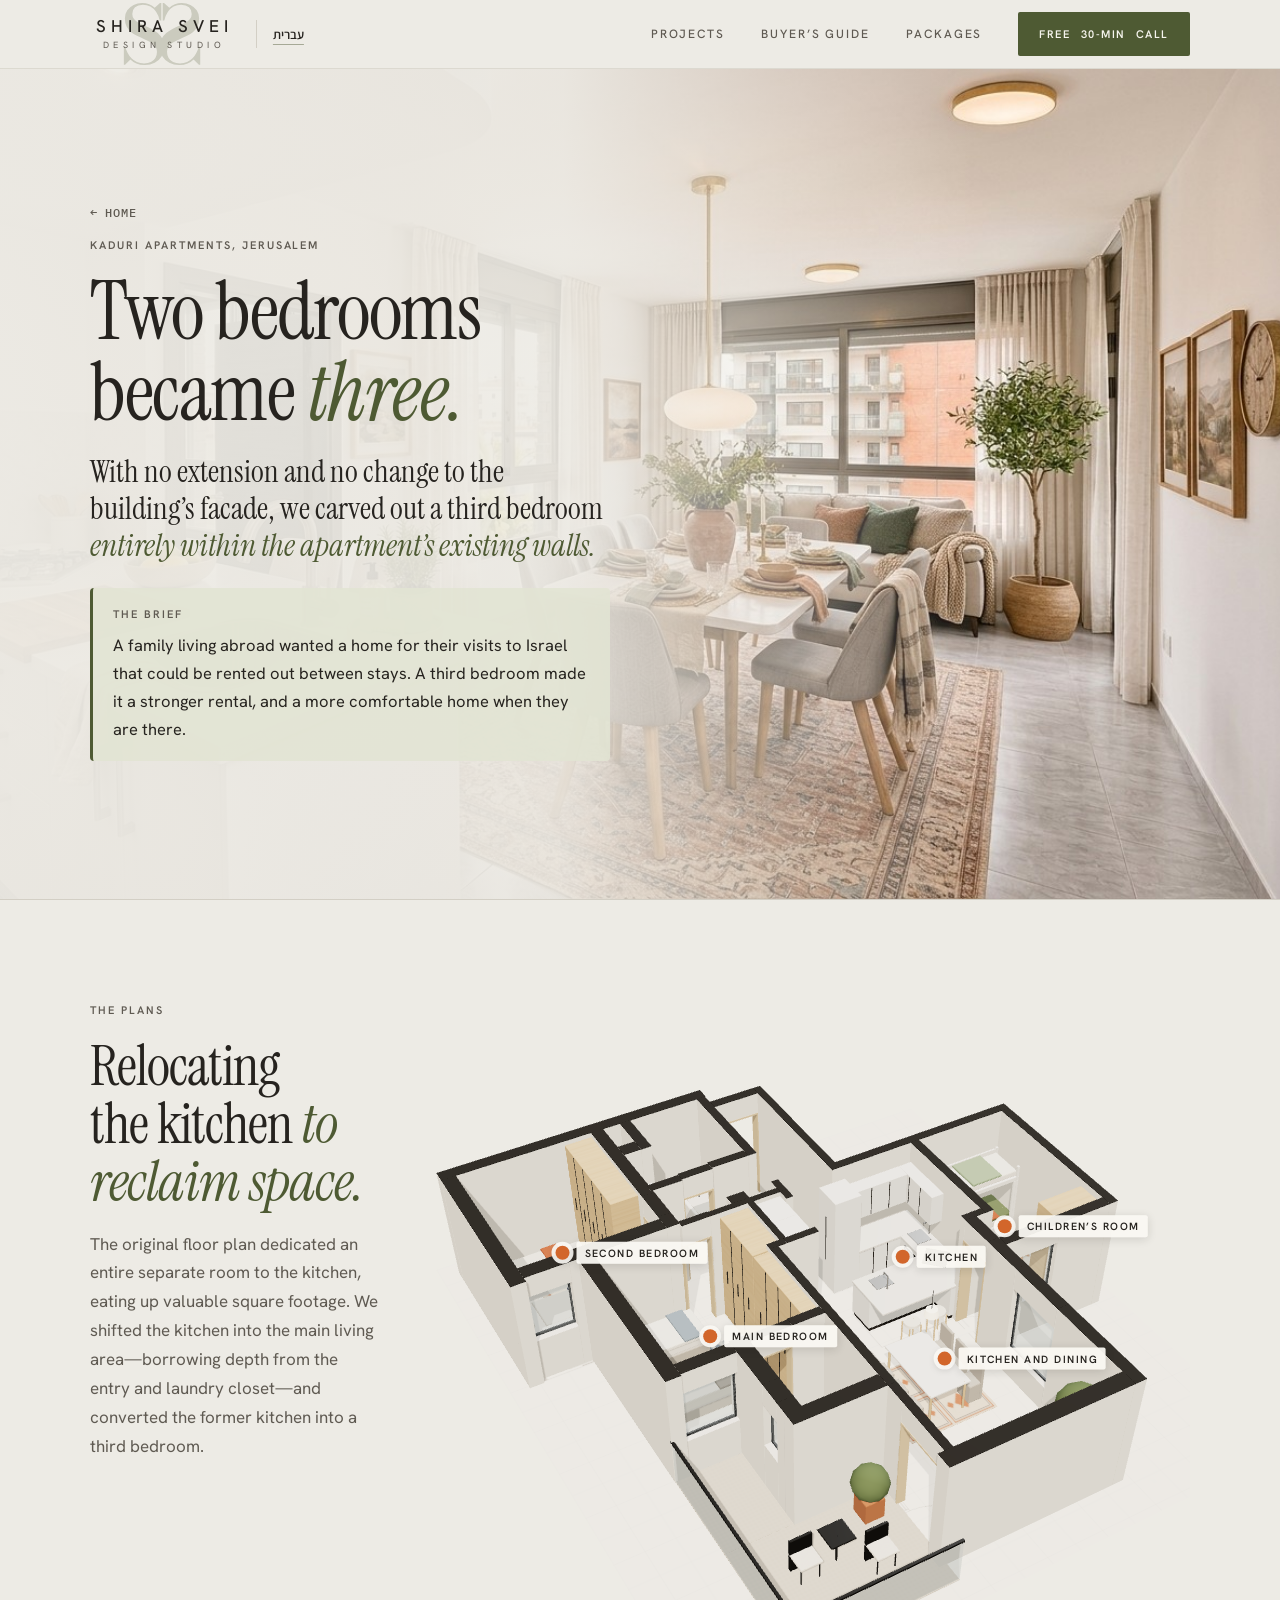
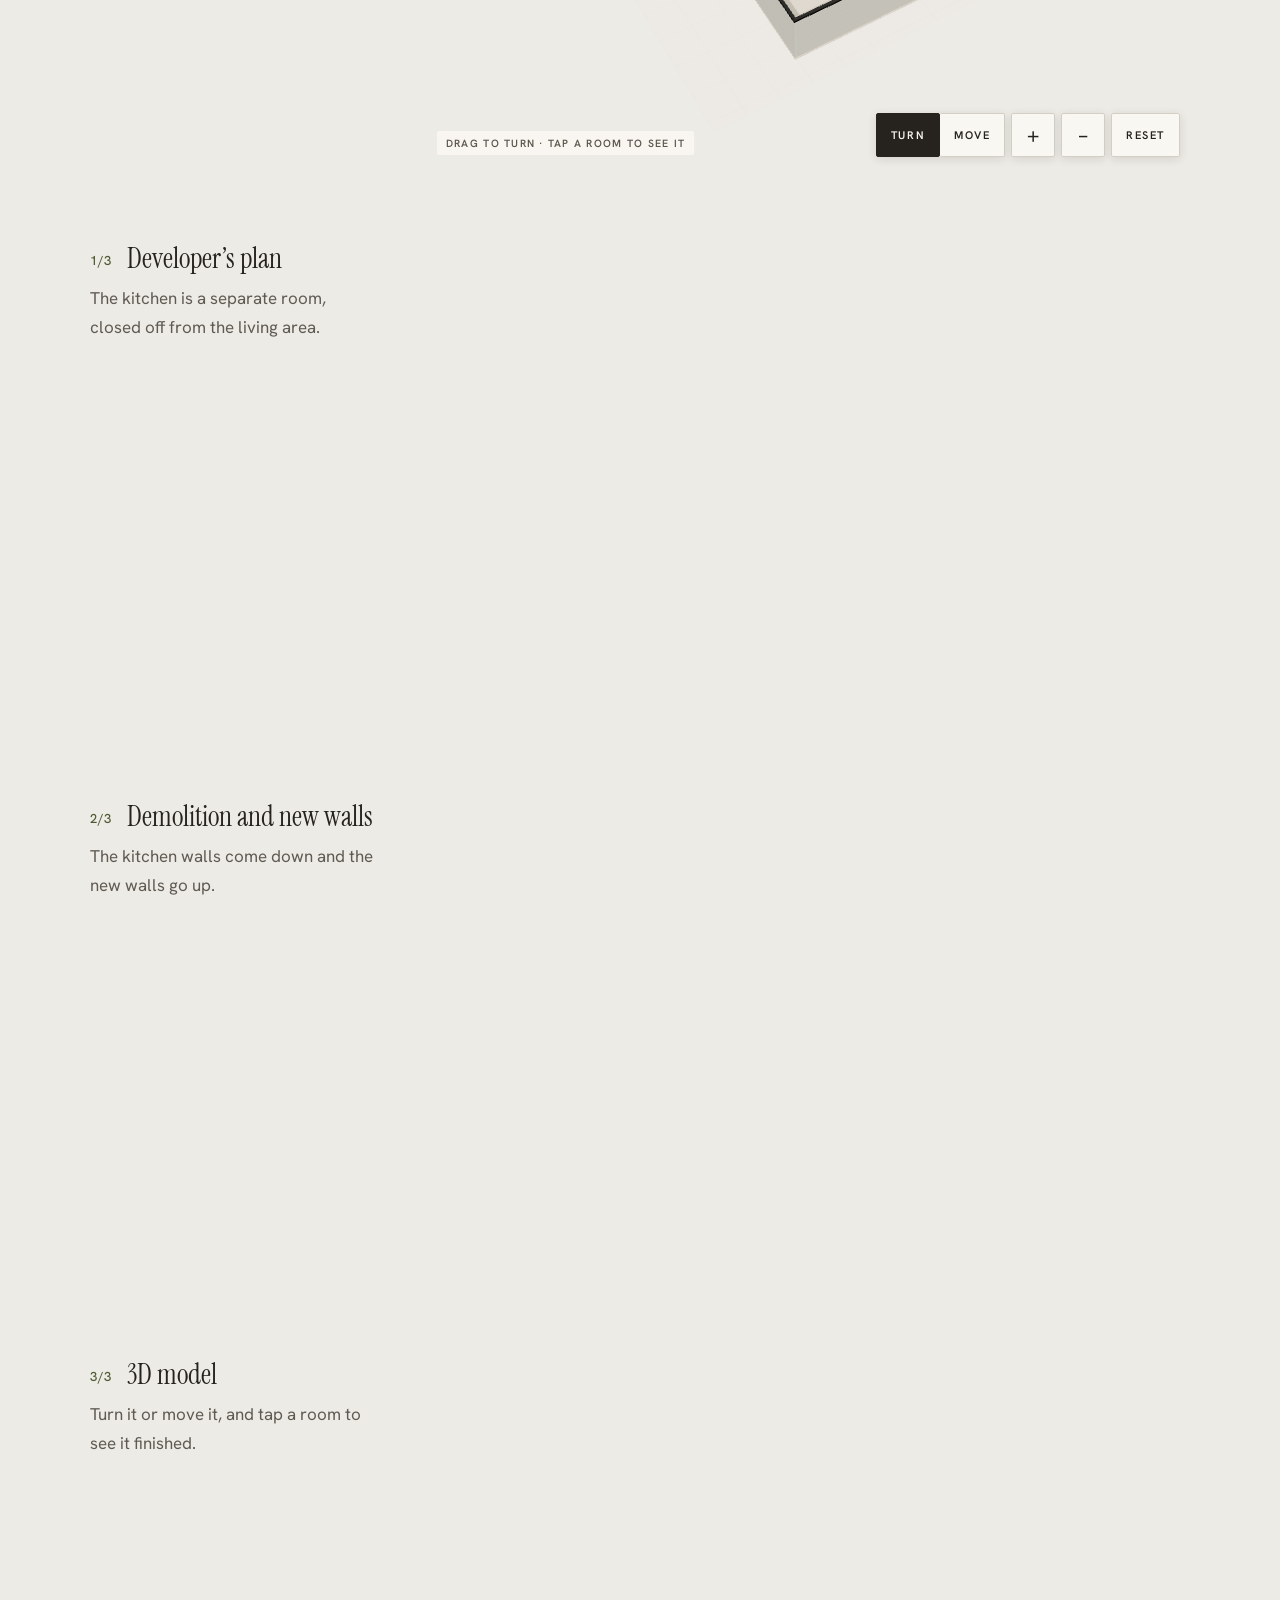
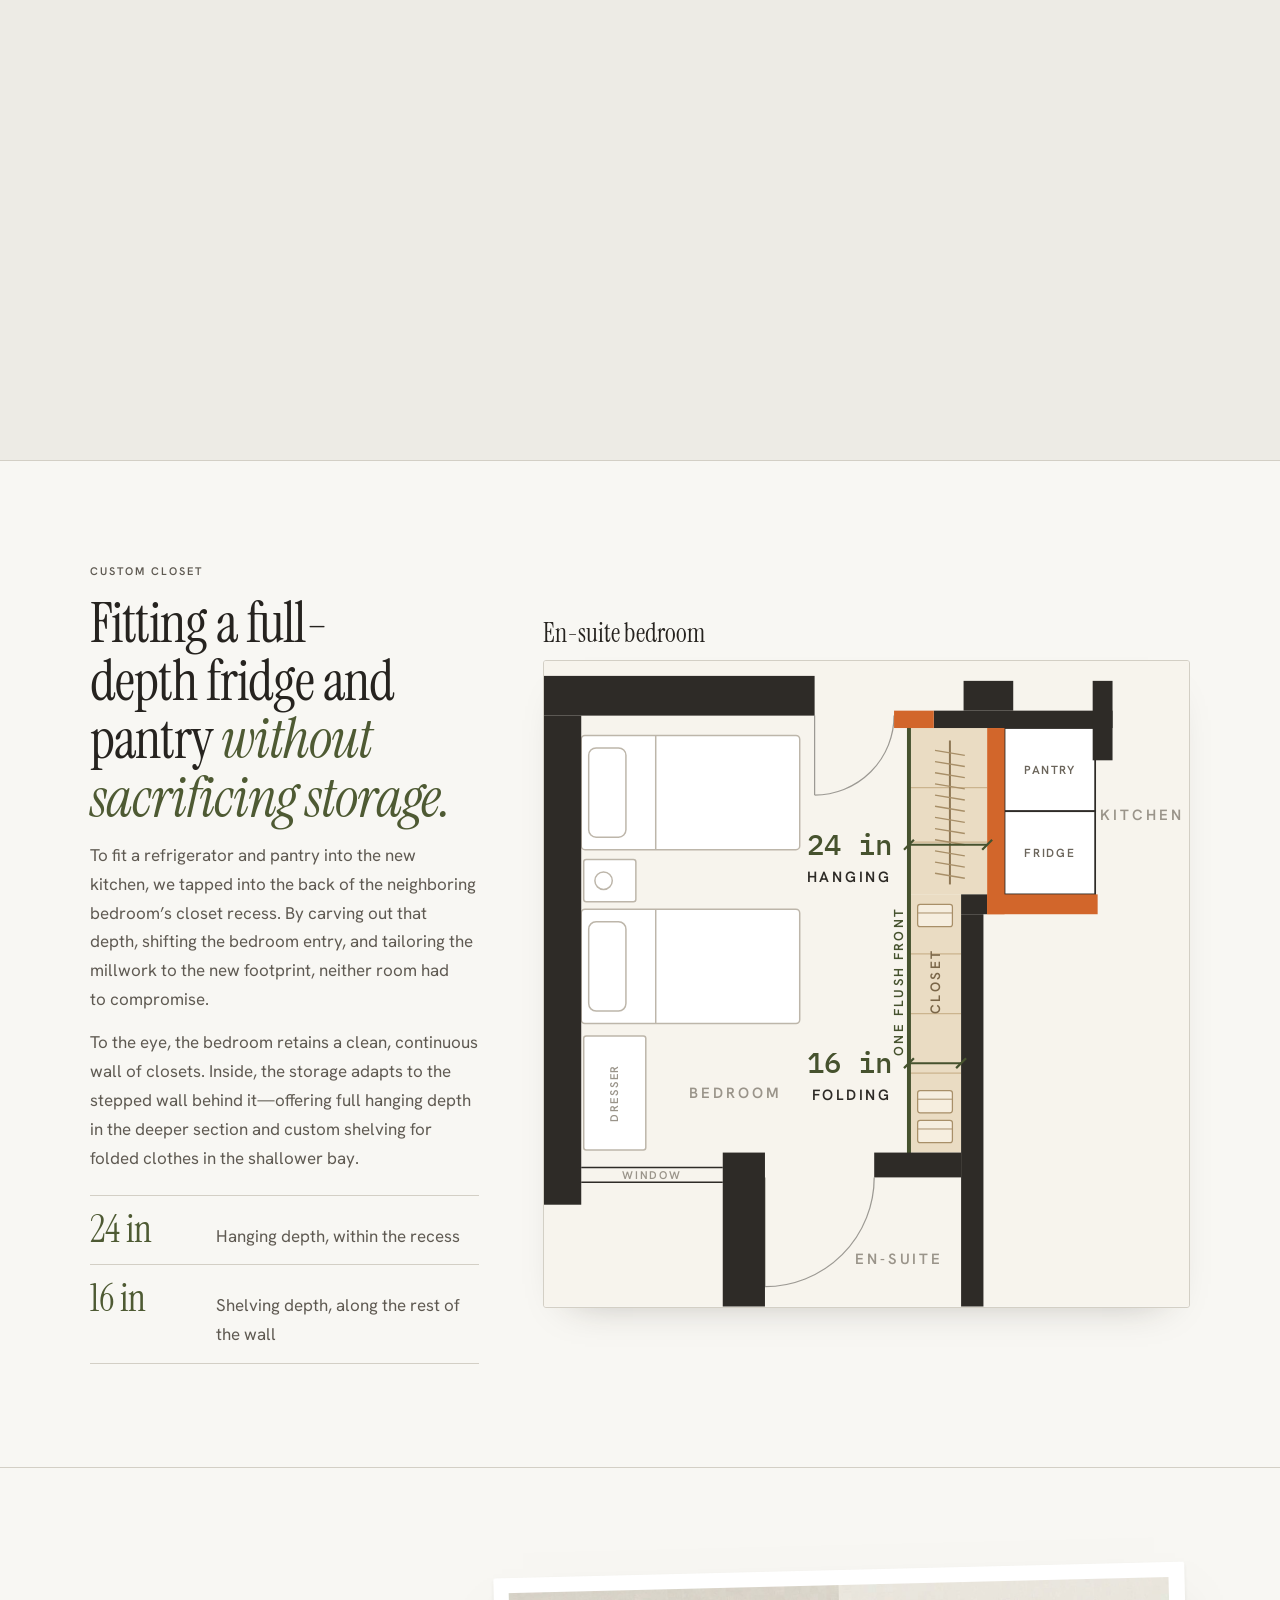
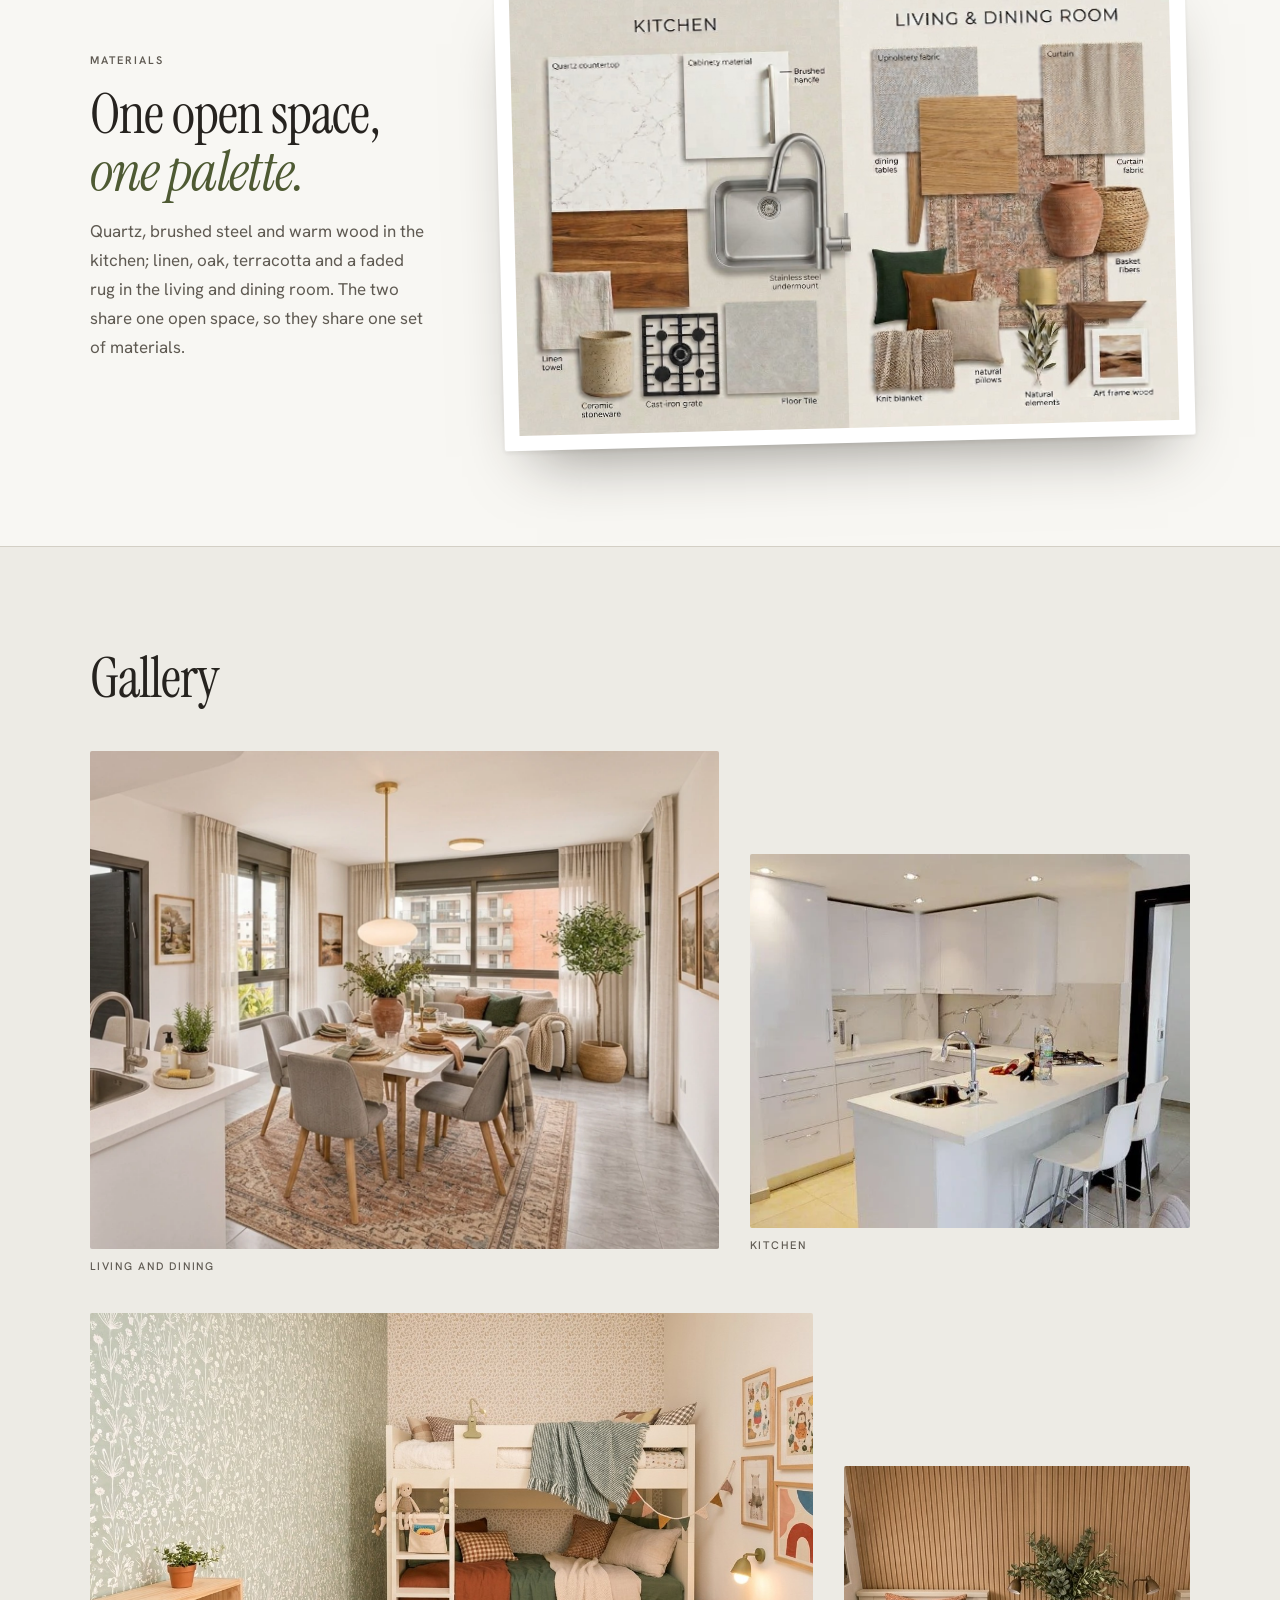
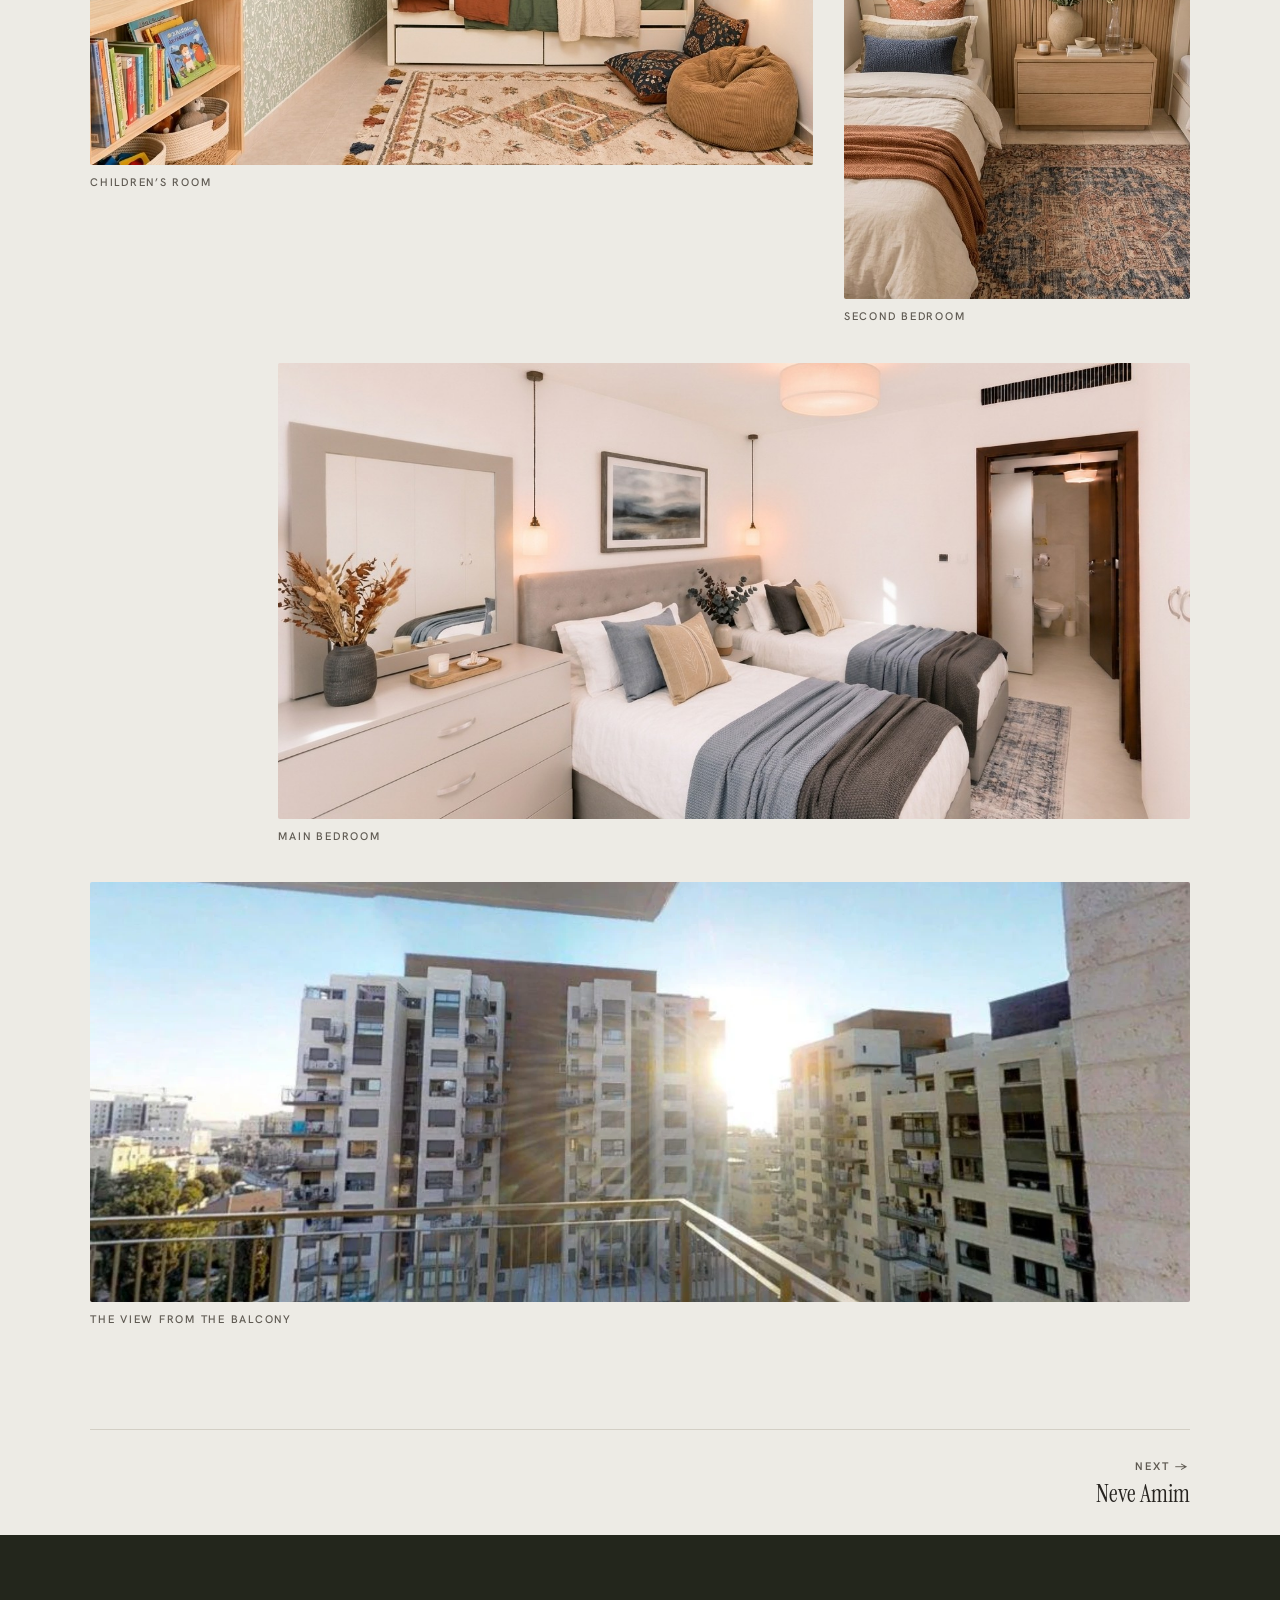
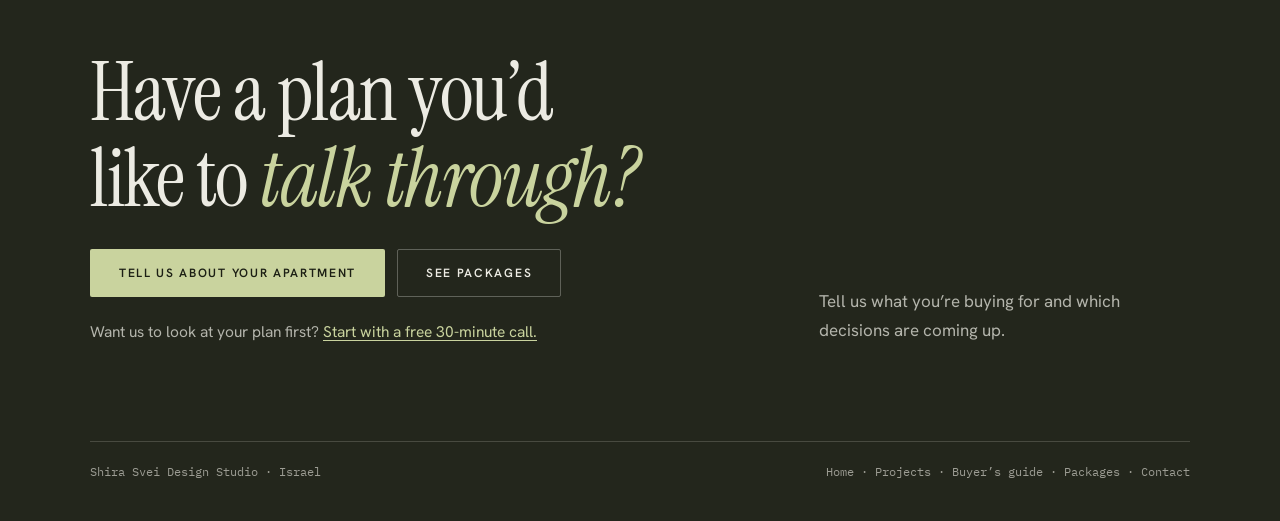
<file: project-jerusalem-heights.html>
<!doctype html>
    <html lang="en">
    <head>
    <meta charset="utf-8">
    <meta name="viewport" content="width=device-width, initial-scale=1, viewport-fit=cover">
    <title>Kaduri Apartments, Jerusalem · Shira Svei Design Studio</title>
    <meta name="description" content="Kaduri Apartments, Jerusalem: a two-bedroom new-build apartment replanned as three bedrooms by moving the kitchen into the open living area, with no extension.">
    <link rel="preconnect" href="https://fonts.googleapis.com">
    <link rel="preconnect" href="https://fonts.gstatic.com" crossorigin>
    <link rel="stylesheet" href="https://fonts.googleapis.com/css2?family=Instrument+Serif:ital@0;1&family=Hanken+Grotesk:wght@400;500;600&family=IBM+Plex+Mono:wght@400;500&family=Frank+Ruhl+Libre:wght@400;500&family=Assistant:wght@400;500;600&display=swap">
    <link rel="icon" href="img/favicon.svg" type="image/svg+xml">
    
    <script src="i18n.js"></script>
<script src="menu.js" defer></script>
    <link rel="stylesheet" href="styles.css">
    </head>
    <body>
    <header class="top">
  <div class="wrap">
    <a class="brand" href="index.html" aria-label="Shira Svei Design Studio, home">
      <svg class="brand-mark" viewBox="0 0 1917 1549" aria-hidden="true" focusable="false"><defs><path id="ssg" d="M629 -29Q511 -29 422.5 8.5Q334 46 272 110L138 -20H103V427H142Q165 345 203.5 270.5Q242 196 299.0 137.5Q356 79 434.0 45.0Q512 11 613 11Q713 11 785.5 46.0Q858 81 897.0 145.5Q936 210 936 299Q936 383 892.5 440.0Q849 497 777.5 539.0Q706 581 620.5 617.0Q535 653 449.5 694.0Q364 735 292.5 792.0Q221 849 177.5 931.0Q134 1013 134 1132Q134 1252 194.0 1339.0Q254 1426 352.5 1473.0Q451 1520 567 1520Q660 1520 739.5 1490.5Q819 1461 879 1402L1011 1520H1044V1085H1005Q973 1211 914.0 1299.0Q855 1387 772.0 1432.0Q689 1477 583 1477Q455 1477 387.0 1414.0Q319 1351 319 1248Q319 1173 362.0 1120.5Q405 1068 475.5 1028.0Q546 988 631.0 951.5Q716 915 800.5 871.5Q885 828 955.5 768.5Q1026 709 1069.0 624.0Q1112 539 1112 418Q1112 282 1050.0 181.5Q988 81 879.0 26.0Q770 -29 629 -29Z" transform="translate(-103 1520) scale(1 -1)"/></defs><use href="#ssg"/><use href="#ssg" transform="translate(1917 0) scale(-1 1)"/></svg><span class="brand-text"><span class="brand-word">Shira Svei</span><span class="brand-sub">Design Studio</span></span>
    </a>
    <nav class="links" aria-label="Main">
      <a class="hide-sm" href="projects.html">Projects</a>
      <a class="hide-sm" href="guide.html">Buyer’s guide</a>
      <a class="hide-sm" href="packages.html">Packages</a>
      <a class="btn btn-primary" href="https://calendar.app.google/oiMrJbxqETnfsCGP8" target="_blank" rel="noopener">Free <span class="xs-hide">30-min </span>call</a>
      <button class="menu-btn" type="button" aria-expanded="false" aria-controls="site-menu"><span class="menu-icon" aria-hidden="true"></span><span class="menu-word">Menu</span></button>
      <div class="menu-panel" id="site-menu" hidden>
        <a href="index.html#model">How we help</a>
        <a href="index.html#about">Meet Shira</a>
        <a href="index.html#with">The difference</a>
        <a href="projects.html">Projects</a>
        <a href="guide.html">Buyer’s guide</a>
        <a href="packages.html">Packages</a>
        <a href="contact.html">Let’s talk</a>
      </div>
    </nav>
  </div>
</header>

    <main>
    <section class="case-hero" aria-labelledby="ch-h">
  <div class="case-hero-pic"><img src="img/jh-styled-dining.jpg" width="1376" height="768" fetchpriority="high" alt="The new kitchen peninsula opening onto the dining table, sofa and wide windows"></div>
  <div class="case-hero-scrim" aria-hidden="true"></div>
  <div class="wrap case-hero-copy">
    <a class="back" href="index.html">← Home</a>
    <span class="label">Kaduri Apartments, Jerusalem</span>
    <h1 id="ch-h">Two bedrooms became <em>three.</em></h1>
    <p class="niche-strong">With no extension and no change to the building’s facade, we carved out a third bedroom <em>entirely within the apartment’s existing walls.</em></p>
    <div class="brief">
      <span class="label">The brief</span>
      <p>A family living abroad wanted a home for their visits to Israel that could be rented out between stays. A third bedroom made it a stronger rental, and a more comfortable home when they are there.</p>
    </div>
  </div>
</section>
<section class="section" aria-labelledby="km-h">
  <div class="wrap jh-anim">
    <div class="jh-copy">
      <span class="label">The plans</span>
      <h2 id="km-h">Relocating the kitchen <em>to reclaim space.</em></h2>
      <p>The original floor plan dedicated an entire separate room to the kitchen, eating up valuable square footage. We shifted the kitchen into the main living area—borrowing depth from the entry and laundry closet—and converted the former kitchen into a third bedroom.</p>
    </div>
    <figure class="jh-stage">
      <p class="k3d-tag jh-tag"><span class="k3d-tag-step"><b>1/3</b> Developer’s plan</span><span class="jh-tag-note">The kitchen has its own room off the living area.</span></p>
      <div class="jh-view">
        <img class="jh-fallback" src="img/plan-jh-revised-no-ac.webp" alt="Our revised plan: three bedrooms, with the new kitchen and peninsula open to the living area and the old kitchen turned into a children’s room" width="1250" height="1340"><noscript><style>.jh-anim .jh-fallback{visibility:visible}</style></noscript>
        <img class="jh-photo" src="img/jh-styled-kids.jpg" alt="" aria-hidden="true" width="1376" height="768" loading="lazy">
      </div>
    </figure>
  </div>
</section>
<section class="section tint closet-sec" aria-labelledby="fr-h">
  <div class="wrap closet-grid">
    <div class="section-head" style="margin:0">
      <span class="label">Custom closet</span>
      <h2 id="fr-h">Fitting a full-depth fridge and pantry <em>without sacrificing storage.</em></h2>
      <p>To fit a refrigerator and pantry into the new kitchen, we tapped into the back of the neighboring bedroom’s closet recess. By carving out that depth, shifting the bedroom entry, and tailoring the millwork to the new footprint, neither room had to compromise.</p>
      <p>To the eye, the bedroom retains a clean, continuous wall of closets. Inside, the storage adapts to the stepped wall behind it—offering full hanging depth in the deeper section and custom shelving for folded clothes in the shallower bay.</p>
      <ul class="closet-key">
        <li><b>24 in</b><span>Hanging depth, within the recess</span></li>
        <li><b>16 in</b><span>Shelving depth, along the rest of the wall</span></li>
      </ul>
    </div>
    <figure class="closet-fig">
      <figcaption class="closet-title">En-suite bedroom</figcaption>
      <svg class="closet-plan" viewBox="186 392 520 520" role="img" aria-labelledby="cp-t">
  <title id="cp-t">The bedroom on the revised plan: two beds with a night table between them, a dresser and a window; one closet along the wall, 24 in deep for hanging in the recess and 16 in deep for folding along the rest, with the fridge and pantry behind the recess on the kitchen side; and the door to the en-suite bathroom.</title>
  <rect class="paper" x="186" y="392" width="520" height="520"/>
  <g class="pantry"><rect x="557" y="446" width="73" height="67"/><rect x="557" y="513" width="73" height="67"/>
    <text x="593.5" y="483">PANTRY</text><text x="593.5" y="550">FRIDGE</text></g>
  <path class="swing" d="M404 436 V500 M404 500 A64 64 0 0 0 468 436"/>
  <g class="bed"><rect x="216" y="452" width="176" height="92" rx="3"/><rect x="222" y="462" width="30" height="72" rx="6"/><path d="M276 452 V544"/></g><g class="bed"><rect x="216" y="592" width="176" height="92" rx="3"/><rect x="222" y="602" width="30" height="72" rx="6"/><path d="M276 592 V684"/></g><g class="bed table"><rect x="218" y="552" width="42" height="34" rx="2"/><circle cx="234" cy="569" r="7"/></g><path class="swing" d="M364 808 V896 M364 896 A88 88 0 0 0 452 808"/><text class="room" x="472" y="878" text-anchor="middle">EN-SUITE</text><g class="bed dresser"><rect x="218" y="694" width="50" height="92" rx="2"/></g><g class="glass"><path d="M216 800 H330 M216 812 H330"/></g><text class="tiny" x="246" y="740" text-anchor="middle" transform="rotate(-90 246 740)">DRESSER</text><text class="tiny" x="273" y="809.5" text-anchor="middle">WINDOW</text>
  <g class="a a1 closet"><rect x="480" y="446" width="63" height="134"/><rect x="480" y="580" width="42" height="208"/><line class="joint" x1="480" y1="494" x2="543" y2="494"/><line class="joint" x1="480" y1="538" x2="543" y2="538"/><line class="joint" x1="480" y1="628" x2="522" y2="628"/><line class="joint" x1="480" y1="676" x2="522" y2="676"/><line class="joint" x1="480" y1="724" x2="522" y2="724"/></g>
  <g class="a a2 rail"><line class="bar" x1="513" y1="456" x2="513" y2="572"/><line x1="501" y1="464" x2="525" y2="468"/><line x1="501" y1="473" x2="525" y2="477"/><line x1="501" y1="482" x2="525" y2="486"/><line x1="501" y1="491" x2="525" y2="495"/><line x1="501" y1="500" x2="525" y2="504"/><line x1="501" y1="509" x2="525" y2="513"/><line x1="501" y1="518" x2="525" y2="522"/><line x1="501" y1="527" x2="525" y2="531"/><line x1="501" y1="536" x2="525" y2="540"/><line x1="501" y1="545" x2="525" y2="549"/><line x1="501" y1="554" x2="525" y2="558"/><line x1="501" y1="563" x2="525" y2="567"/></g>
  <g class="a a2 folds"><rect x="487" y="588" width="28" height="18" rx="2"/><line x1="487" y1="595" x2="515" y2="595"/><rect x="487" y="738" width="28" height="18" rx="2"/><line x1="487" y1="745" x2="515" y2="745"/><rect x="487" y="762" width="28" height="18" rx="2"/><line x1="487" y1="769" x2="515" y2="769"/></g>
  <line class="a a1 front" x1="480" y1="446" x2="480" y2="788"/>
  <rect class="w" x="166" y="404" width="238" height="32"/><rect class="w" x="184" y="436" width="32" height="394"/><rect class="w" x="500" y="432" width="144" height="14"/><rect class="w" x="524" y="408" width="40" height="24"/><rect class="w" x="628" y="408" width="16" height="64"/><rect class="w" x="522" y="580" width="21" height="16"/><rect class="w" x="522" y="596" width="18" height="316"/><rect class="w" x="452" y="788" width="70" height="20"/><rect class="w" x="330" y="788" width="34" height="124"/><rect class="n" x="468" y="432" width="32" height="14"/><rect class="n" x="543" y="446" width="14" height="150"/><rect class="n" x="543" y="580" width="89" height="16"/>
  <g class="a a3 dim"><path class="d" d="M480 540 H543"/><path class="t" d="M476 544 L484 536 M539 544 L547 536"/>
    <text class="num" x="466" y="548" text-anchor="end">24 in</text><text class="cap" x="466" y="570" text-anchor="end">HANGING</text></g>
  <g class="a a4 dim"><path class="d" d="M480 716 H522"/><path class="t" d="M476 720 L484 712 M518 720 L526 712"/>
    <text class="num" x="466" y="724" text-anchor="end">16 in</text><text class="cap" x="466" y="746" text-anchor="end">FOLDING</text></g>
  <text class="a a5 cap note" x="0" y="0" transform="translate(475 650) rotate(-90)" text-anchor="middle">ONE FLUSH FRONT</text>
  <text class="a a5 cap closet-label" x="0" y="0" transform="translate(505 650) rotate(-90)" text-anchor="middle">CLOSET</text>
  <text class="room" x="340" y="744" text-anchor="middle">BEDROOM</text>
  <text class="room" x="668" y="520" text-anchor="middle">KITCHEN</text>
</svg>
    </figure>
  </div>
</section>
<section class="section tint mat-sec" aria-labelledby="mb-h">
  <div class="wrap mat-spread">
    <div class="mat-card">
      <span class="label">Materials</span>
      <h2 id="mb-h">One open space, <em>one palette.</em></h2>
      <p>Quartz, brushed steel and warm wood in the kitchen; linen, oak, terracotta and a faded rug in the living and dining room. The two share one open space, so they share one set of materials.</p>
    </div>
    <figure class="mat-board"><img src="img/jh-materials-board.jpg" data-zoom="img/jh-materials-board.jpg" width="1264" height="848" loading="lazy" alt="Materials board. Kitchen: quartz countertop, white cabinet front with a brushed handle, wood, a stainless steel undermount sink and tap, a cast-iron hob grate, floor tile, a linen towel and ceramic stoneware. Living and dining room: upholstery fabric, oak for the dining table, curtain fabric, the rug, a terracotta vase, a woven basket, green, rust and natural pillows, a knit blanket, brass, olive branches and a wood art frame."></figure>
  </div>
</section>
  <section class="section" aria-labelledby="fin-h">
    <div class="wrap">
      <div class="section-head"><h2 id="fin-h">Gallery</h2></div>
      <div class="spread"><figure class="sp-e"><img src="img/jh-styled-salon.webp" data-zoom="img/jh-styled-salon.webp" alt="The dining table under a globe pendant, the sofa by the wide windows and an olive tree in a basket" width="1322" height="1046" loading="lazy"><figcaption>Living and dining</figcaption></figure>
<figure class="sp-f"><img src="img/jh-kitchen.webp" data-zoom="img/jh-kitchen.webp" alt="The new white kitchen with a peninsula, two bar stools and the gas hob in the corner" width="1024" height="576" loading="lazy"><figcaption>Kitchen</figcaption></figure>
<figure class="sp-a"><img src="img/jh-styled-kids.jpg" data-zoom="img/jh-styled-kids.jpg" alt="Children’s room with white bunk beds, sage floral wallpaper, a low bookcase and a patterned rug" width="1376" height="768" loading="lazy"><figcaption>Children’s room</figcaption></figure>
<figure class="sp-b"><img src="img/jh-styled-bedroom2.jpg" data-zoom="img/jh-styled-bedroom2.jpg" alt="Two single beds in linen bedding either side of an oak nightstand against a slatted wood wall" width="1376" height="768" loading="lazy"><figcaption>Second bedroom</figcaption></figure>
<figure class="sp-c"><img src="img/jh-styled-bedroom.jpg" data-zoom="img/jh-styled-bedroom.jpg" alt="Main bedroom with two beds under a grey upholstered headboard, a dresser and mirror, and the en-suite bathroom beyond" width="1376" height="768" loading="lazy"><figcaption>Main bedroom</figcaption></figure>
<figure class="sp-d"><img src="img/jh-view.webp" data-zoom="img/jh-view.webp" alt="View from the balcony over the neighborhood’s apartment buildings in late sun" width="1896" height="1036" loading="lazy"><figcaption>The view from the balcony</figcaption></figure>
      </div>
    </div>
  </section>
  <div class="wrap"><nav class="next" aria-label="More projects">
    <span></span>
    <a href="project-apartment-layout.html"><span class="label">Next →</span><b>Neve Amim</b></a>
  </nav></div>

    </main>
    <section class="close" aria-labelledby="close-h">
  <div class="wrap">
    <div class="close-grid">
      <div>
        <h2 id="close-h">Have a plan you’d like to <em>talk through?</em></h2>
        <div class="actions">
          <a class="btn btn-primary" href="contact.html">Tell us about your apartment</a>
          <a class="btn btn-ghost" href="packages.html">See packages</a>
        </div>
        <p class="close-intro">Want us to look at your plan first? <a href="https://calendar.app.google/oiMrJbxqETnfsCGP8" target="_blank" rel="noopener">Start with a free 30-minute call.</a></p>
      </div>
      <p>Tell us what you’re buying for and which decisions are coming up.</p>
    </div>
    <div class="foot">
      <span>Shira Svei Design Studio · Israel</span>
      <span><a href="index.html">Home</a> · <a href="projects.html">Projects</a> · <a href="guide.html">Buyer’s guide</a> · <a href="packages.html">Packages</a> · <a href="contact.html">Contact</a></span>
    </div>
  </div>
</section>

    <script src="app.js"></script>
    <script type="module" src="jh3d.js"></script>
    </body>
    </html>
</file>
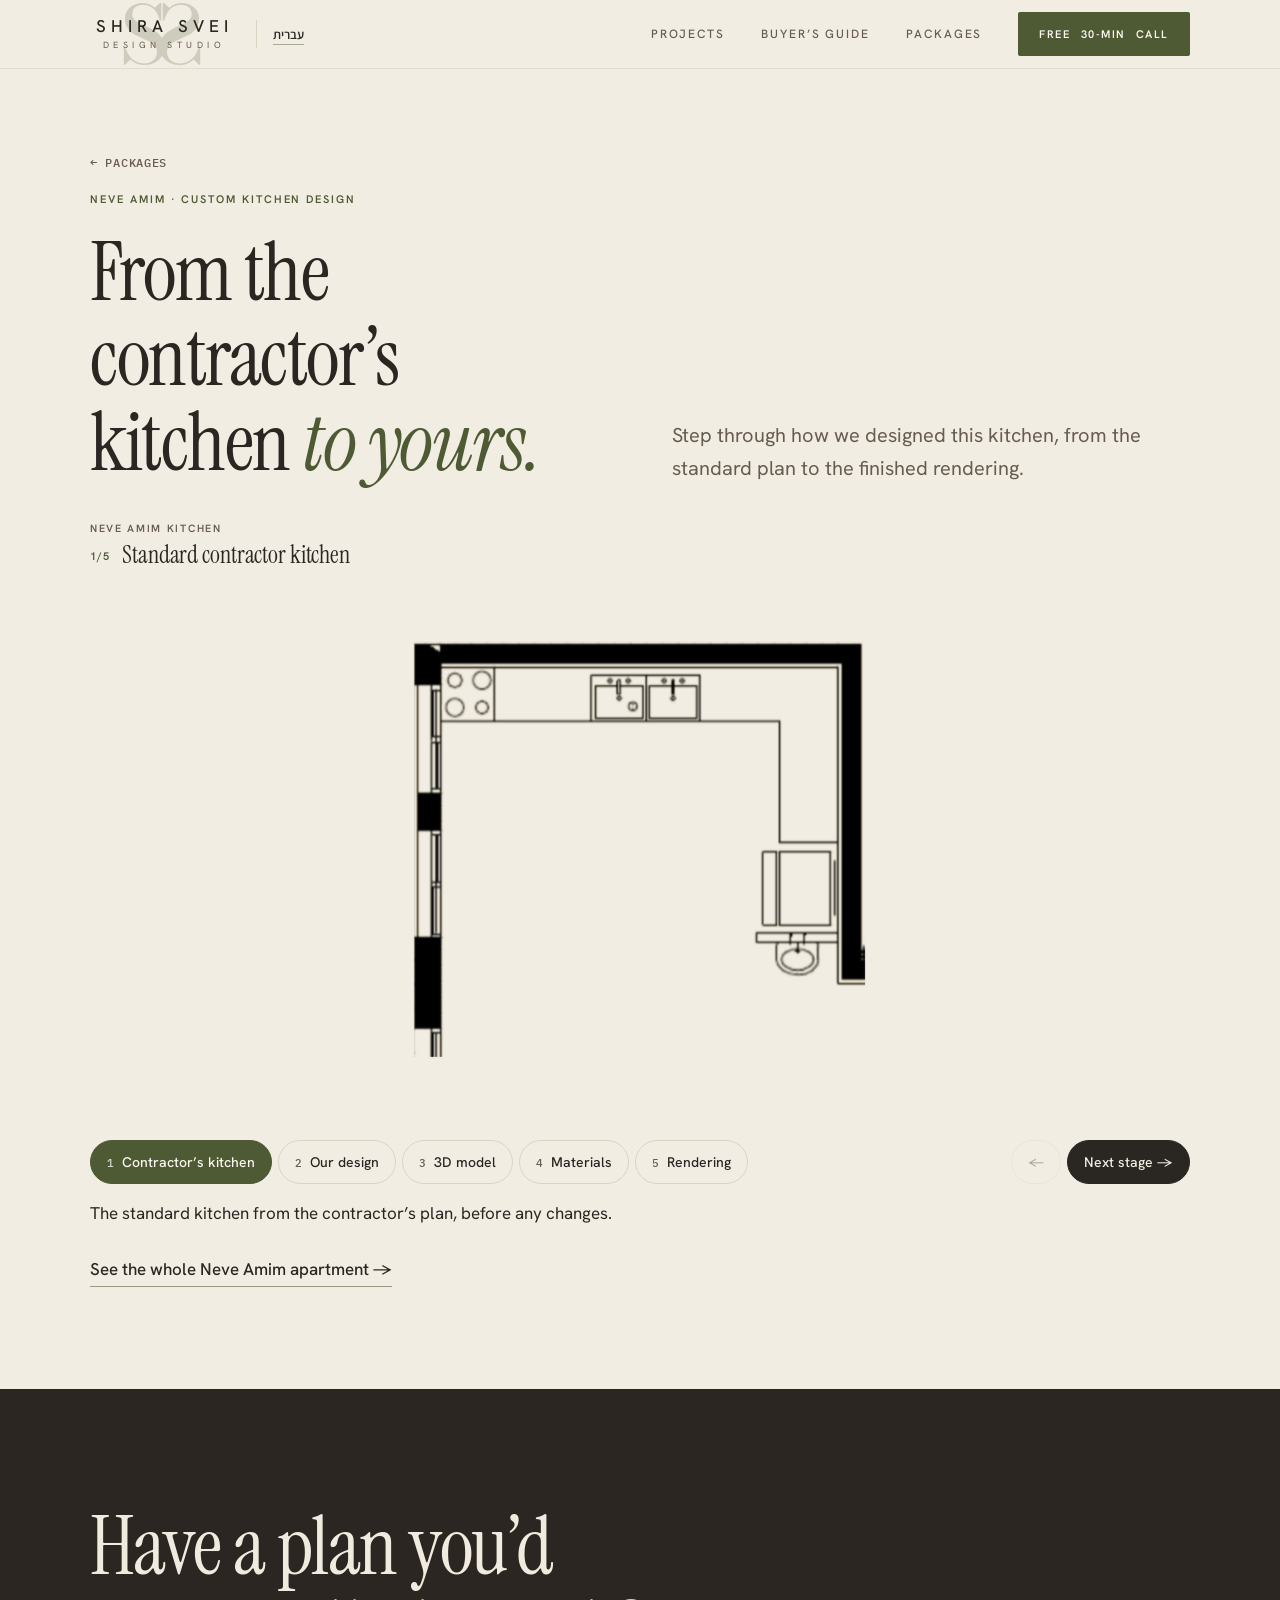
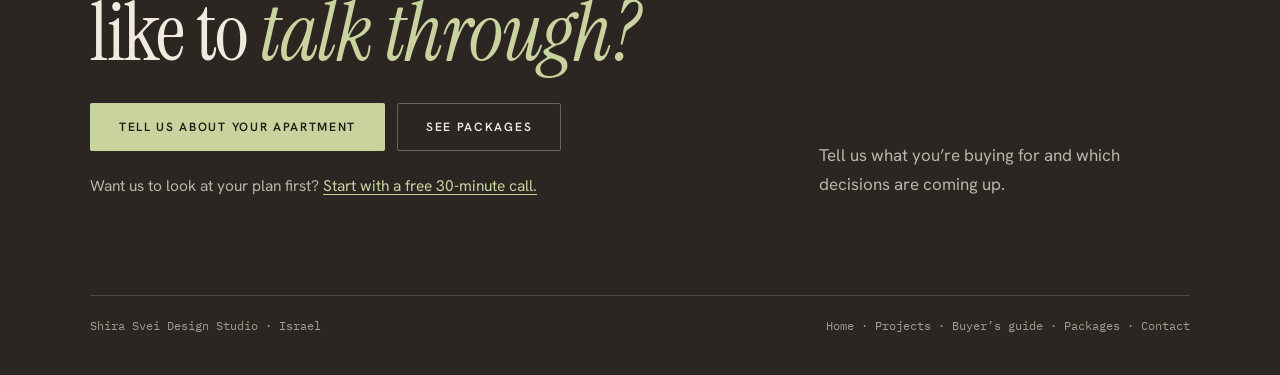
<file: project-kitchen.html>
<!doctype html>
    <html lang="en">
    <head>
    <meta charset="utf-8">
    <meta name="viewport" content="width=device-width, initial-scale=1, viewport-fit=cover">
    <title>Neve Amim kitchen · Shira Svei Design Studio</title>
    <meta name="description" content="The Neve Amim kitchen, step by step: the contractor’s standard kitchen, our design, the 3D model, the materials and the photo-realistic rendering.">
    <link rel="preconnect" href="https://fonts.googleapis.com">
    <link rel="preconnect" href="https://fonts.gstatic.com" crossorigin>
    <link rel="stylesheet" href="https://fonts.googleapis.com/css2?family=Instrument+Serif:ital@0;1&family=Hanken+Grotesk:wght@400;500;600&family=IBM+Plex+Mono:wght@400;500&family=Frank+Ruhl+Libre:wght@400;500&family=Assistant:wght@400;500;600&display=swap">
    <link rel="icon" href="img/favicon.svg" type="image/svg+xml">
    
    <script src="i18n.js"></script>
<script src="menu.js" defer></script>
    <link rel="stylesheet" href="styles.css">
    </head>
    <body class="theme-amim">
    <header class="top">
  <div class="wrap">
    <a class="brand" href="index.html" aria-label="Shira Svei Design Studio, home">
      <svg class="brand-mark" viewBox="0 0 1917 1549" aria-hidden="true" focusable="false"><defs><path id="ssg" d="M629 -29Q511 -29 422.5 8.5Q334 46 272 110L138 -20H103V427H142Q165 345 203.5 270.5Q242 196 299.0 137.5Q356 79 434.0 45.0Q512 11 613 11Q713 11 785.5 46.0Q858 81 897.0 145.5Q936 210 936 299Q936 383 892.5 440.0Q849 497 777.5 539.0Q706 581 620.5 617.0Q535 653 449.5 694.0Q364 735 292.5 792.0Q221 849 177.5 931.0Q134 1013 134 1132Q134 1252 194.0 1339.0Q254 1426 352.5 1473.0Q451 1520 567 1520Q660 1520 739.5 1490.5Q819 1461 879 1402L1011 1520H1044V1085H1005Q973 1211 914.0 1299.0Q855 1387 772.0 1432.0Q689 1477 583 1477Q455 1477 387.0 1414.0Q319 1351 319 1248Q319 1173 362.0 1120.5Q405 1068 475.5 1028.0Q546 988 631.0 951.5Q716 915 800.5 871.5Q885 828 955.5 768.5Q1026 709 1069.0 624.0Q1112 539 1112 418Q1112 282 1050.0 181.5Q988 81 879.0 26.0Q770 -29 629 -29Z" transform="translate(-103 1520) scale(1 -1)"/></defs><use href="#ssg"/><use href="#ssg" transform="translate(1917 0) scale(-1 1)"/></svg><span class="brand-text"><span class="brand-word">Shira Svei</span><span class="brand-sub">Design Studio</span></span>
    </a>
    <nav class="links" aria-label="Main">
      <a class="hide-sm" href="projects.html">Projects</a>
      <a class="hide-sm" href="guide.html">Buyer’s guide</a>
      <a class="hide-sm" href="packages.html">Packages</a>
      <a class="btn btn-primary" href="https://calendar.app.google/oiMrJbxqETnfsCGP8" target="_blank" rel="noopener">Free <span class="xs-hide">30-min </span>call</a>
      <button class="menu-btn" type="button" aria-expanded="false" aria-controls="site-menu"><span class="menu-icon" aria-hidden="true"></span><span class="menu-word">Menu</span></button>
      <div class="menu-panel" id="site-menu" hidden>
        <a href="index.html#model">How we help</a>
        <a href="index.html#about">Meet Shira</a>
        <a href="index.html#with">The difference</a>
        <a href="projects.html">Projects</a>
        <a href="guide.html">Buyer’s guide</a>
        <a href="packages.html">Packages</a>
        <a href="contact.html">Let’s talk</a>
      </div>
    </nav>
  </div>
</header>

    <main>
    <section class="phero" style="padding-bottom:clamp(20px,3vw,36px)">
  <div class="wrap two" style="align-items:end">
    <div class="phero-copy">
      <a class="back" href="packages.html#kitchen">← Packages</a>
      <span class="label">Neve Amim · Custom kitchen design</span>
      <h1>From the contractor’s kitchen <em>to yours.</em></h1>
    </div>
    <p class="lede">Step through how we designed this kitchen, from the standard plan to the finished rendering.</p>
  </div>
</section>
<section class="section kx-sec" style="border-top:0;padding-top:0">
  <div class="wrap">
    <figure class="k3d k3d-stepper kx">
      <div class="k3d-stage">
        <p class="k3d-tag"><span class="k3d-tag-project">Neve Amim kitchen</span><span class="k3d-tag-step"><b>4/4</b> Photo-realistic rendering</span></p>
        <div class="k3d-view">
          <img class="k3d-photo" src="img/kitchen-render-styled.webp" width="1779" height="884" alt="Rendering of the finished kitchen: greige cabinets with brass handles, pale stone counters, a waterfall island under two glass pendants, and oak floors.">
          <img class="kx-mat" src="img/materials-board.webp" width="1672" height="941" loading="lazy" alt="A materials board for this kitchen: a pale quartzite slab, a light oak panel, a greige cabinet door with a brass pull, a glass pendant, a dark tap and a steel sink.">
        </div>
      </div>
      <div class="kx-bar">
        <div class="kx-steps" role="group" aria-label="Stages"><button type="button" aria-pressed="true"><span>1</span> Contractor’s kitchen</button><button type="button" aria-pressed="false"><span>2</span> Our design</button><button type="button" aria-pressed="false"><span>3</span> 3D model</button><button type="button" aria-pressed="false"><span>4</span> Materials</button><button type="button" aria-pressed="false"><span>5</span> Rendering</button></div>
        <div class="kx-nav"><button type="button" class="kx-prev" aria-label="Previous stage" disabled>←</button><button type="button" class="kx-next">Next stage →</button></div>
      </div>
      <div class="kx-descs" aria-live="polite"><p data-kx-step="0">The standard kitchen from the contractor’s plan, before any changes.</p><p data-kx-step="1" hidden>We redraw the kitchen around how you cook and host: where the sinks, cooktop, oven, fridge and island go, and how much storage each run holds. Every cabinet is drawn to scale.</p><p data-kx-step="2" hidden>The walls and cabinets rise from the plan into a 3D model, and the view comes down to eye level, so you can check the proportions before anything is ordered.</p><p data-kx-step="3" hidden>The materials, seen together before anything is ordered: a pale quartzite slab, light oak, the greige cabinet front with its brass pull, the glass pendant, the tap and the sink.</p><p data-kx-step="4" hidden>A photo-realistic rendering in the materials you choose: here, greige cabinets with brass handles, pale stone counters, a waterfall island under two glass pendants, and oak floors.</p></div>
    </figure>
    <p class="kx-more"><a class="textlink" href="project-apartment-layout.html">See the whole Neve Amim apartment →</a></p>
  </div>
</section>

    </main>
    <section class="close" aria-labelledby="close-h">
  <div class="wrap">
    <div class="close-grid">
      <div>
        <h2 id="close-h">Have a plan you’d like to <em>talk through?</em></h2>
        <div class="actions">
          <a class="btn btn-primary" href="contact.html">Tell us about your apartment</a>
          <a class="btn btn-ghost" href="packages.html">See packages</a>
        </div>
        <p class="close-intro">Want us to look at your plan first? <a href="https://calendar.app.google/oiMrJbxqETnfsCGP8" target="_blank" rel="noopener">Start with a free 30-minute call.</a></p>
      </div>
      <p>Tell us what you’re buying for and which decisions are coming up.</p>
    </div>
    <div class="foot">
      <span>Shira Svei Design Studio · Israel</span>
      <span><a href="index.html">Home</a> · <a href="projects.html">Projects</a> · <a href="guide.html">Buyer’s guide</a> · <a href="packages.html">Packages</a> · <a href="contact.html">Contact</a></span>
    </div>
  </div>
</section>

    <script src="app.js"></script>
    <script type="module" src="kitchen3d.js"></script>
    </body>
    </html>
</file>
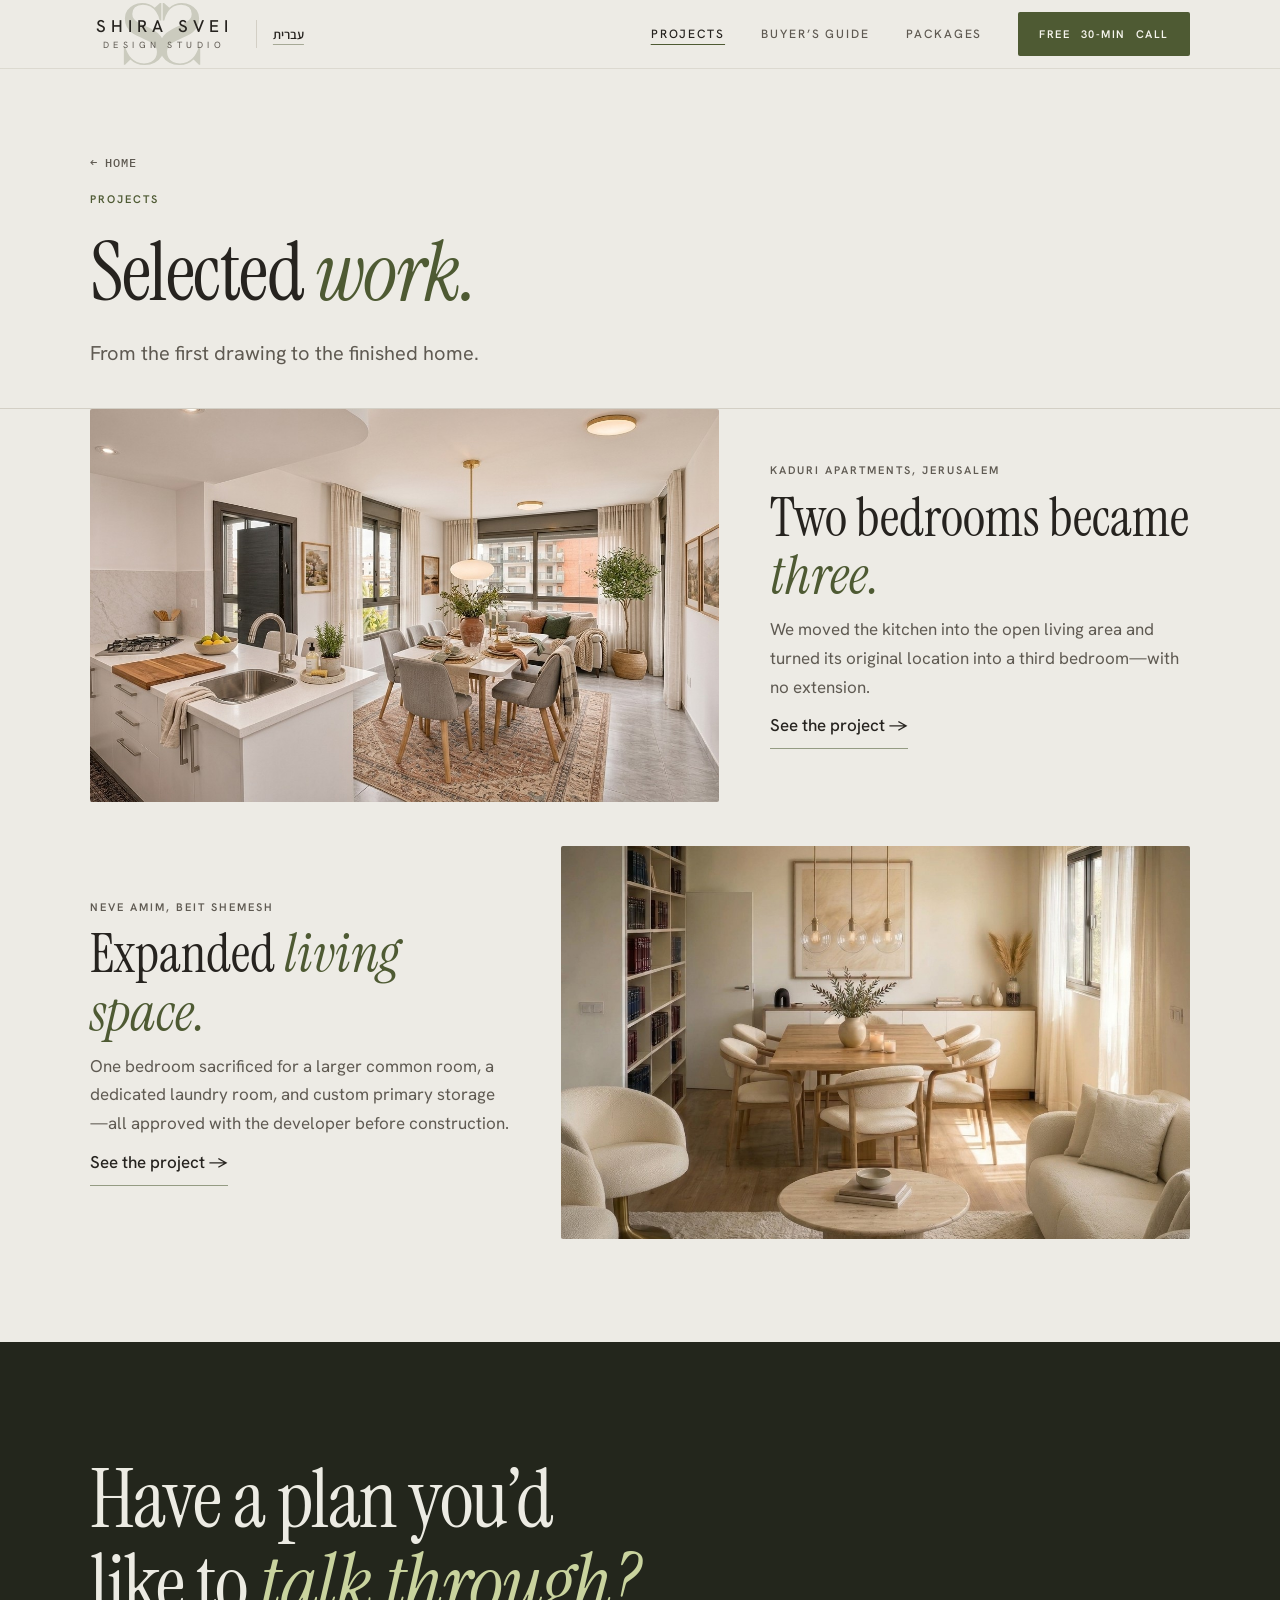
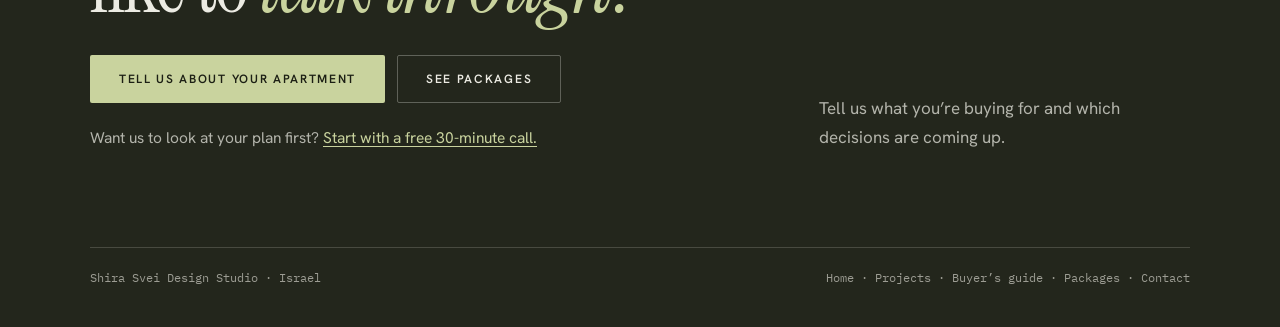
<file: projects.html>
<!doctype html>
    <html lang="en">
    <head>
    <meta charset="utf-8">
    <meta name="viewport" content="width=device-width, initial-scale=1, viewport-fit=cover">
    <title>Projects · Shira Svei Design Studio</title>
    <meta name="description" content="Projects by Shira Svei Design Studio: new-build apartments in Israel replanned, selected and furnished for buyers from abroad.">
    <link rel="preconnect" href="https://fonts.googleapis.com">
    <link rel="preconnect" href="https://fonts.gstatic.com" crossorigin>
    <link rel="stylesheet" href="https://fonts.googleapis.com/css2?family=Instrument+Serif:ital@0;1&family=Hanken+Grotesk:wght@400;500;600&family=IBM+Plex+Mono:wght@400;500&family=Frank+Ruhl+Libre:wght@400;500&family=Assistant:wght@400;500;600&display=swap">
    <link rel="icon" href="img/favicon.svg" type="image/svg+xml">
    
    <script src="i18n.js"></script>
<script src="menu.js" defer></script>
    <link rel="stylesheet" href="styles.css">
    </head>
    <body>
    <header class="top">
  <div class="wrap">
    <a class="brand" href="index.html" aria-label="Shira Svei Design Studio, home">
      <svg class="brand-mark" viewBox="0 0 1917 1549" aria-hidden="true" focusable="false"><defs><path id="ssg" d="M629 -29Q511 -29 422.5 8.5Q334 46 272 110L138 -20H103V427H142Q165 345 203.5 270.5Q242 196 299.0 137.5Q356 79 434.0 45.0Q512 11 613 11Q713 11 785.5 46.0Q858 81 897.0 145.5Q936 210 936 299Q936 383 892.5 440.0Q849 497 777.5 539.0Q706 581 620.5 617.0Q535 653 449.5 694.0Q364 735 292.5 792.0Q221 849 177.5 931.0Q134 1013 134 1132Q134 1252 194.0 1339.0Q254 1426 352.5 1473.0Q451 1520 567 1520Q660 1520 739.5 1490.5Q819 1461 879 1402L1011 1520H1044V1085H1005Q973 1211 914.0 1299.0Q855 1387 772.0 1432.0Q689 1477 583 1477Q455 1477 387.0 1414.0Q319 1351 319 1248Q319 1173 362.0 1120.5Q405 1068 475.5 1028.0Q546 988 631.0 951.5Q716 915 800.5 871.5Q885 828 955.5 768.5Q1026 709 1069.0 624.0Q1112 539 1112 418Q1112 282 1050.0 181.5Q988 81 879.0 26.0Q770 -29 629 -29Z" transform="translate(-103 1520) scale(1 -1)"/></defs><use href="#ssg"/><use href="#ssg" transform="translate(1917 0) scale(-1 1)"/></svg><span class="brand-text"><span class="brand-word">Shira Svei</span><span class="brand-sub">Design Studio</span></span>
    </a>
    <nav class="links" aria-label="Main">
      <a class="hide-sm" href="projects.html" aria-current="page">Projects</a>
      <a class="hide-sm" href="guide.html">Buyer’s guide</a>
      <a class="hide-sm" href="packages.html">Packages</a>
      <a class="btn btn-primary" href="https://calendar.app.google/oiMrJbxqETnfsCGP8" target="_blank" rel="noopener">Free <span class="xs-hide">30-min </span>call</a>
      <button class="menu-btn" type="button" aria-expanded="false" aria-controls="site-menu"><span class="menu-icon" aria-hidden="true"></span><span class="menu-word">Menu</span></button>
      <div class="menu-panel" id="site-menu" hidden>
        <a href="index.html#model">How we help</a>
        <a href="index.html#about">Meet Shira</a>
        <a href="index.html#with">The difference</a>
        <a href="projects.html">Projects</a>
        <a href="guide.html">Buyer’s guide</a>
        <a href="packages.html">Packages</a>
        <a href="contact.html">Let’s talk</a>
      </div>
    </nav>
  </div>
</header>

    <main>
    <section class="phero" style="padding-bottom:clamp(20px,3vw,40px)">
  <div class="wrap">
    <div class="phero-copy" style="max-width:760px">
      <a class="back" href="index.html">← Home</a>
      <span class="label">Projects</span>
      <h1>Selected <em>work.</em></h1>
      <p class="lede">From the first drawing to the finished home.</p>
    </div>
  </div>
</section>
<section class="section" style="padding-top:0" aria-label="Projects">
  <div class="wrap pgrid">
    <a class="pcard pcard-lead" href="project-jerusalem-heights.html">
        <span class="pcard-img"><img src="img/jh-styled-dining.jpg" alt="The new kitchen and dining area" width="1376" height="768"></span>
        <span class="pcard-text"><span class="label">Kaduri Apartments, Jerusalem</span><span class="pcard-title">Two bedrooms became <em>three.</em></span><span class="pcard-line">We moved the kitchen into the open living area and turned its original location into a third bedroom—with no extension.</span><span class="textlink">See the project →</span></span>
      </a>
      <a class="pcard pcard-lead pcard-flip" href="project-apartment-layout.html">
        <span class="pcard-img"><img src="img/al-dining-living.jpg" alt="The dining area, where the third bedroom stood" width="1200" height="896" loading="lazy"></span>
        <span class="pcard-text"><span class="label">Neve Amim, Beit Shemesh</span><span class="pcard-title">Expanded <em>living space.</em></span><span class="pcard-line">One bedroom sacrificed for a larger common room, a dedicated laundry room, and custom primary storage—all approved with the developer before construction.</span><span class="textlink">See the project →</span></span>
      </a>
  </div>
</section>

    </main>
    <section class="close" aria-labelledby="close-h">
  <div class="wrap">
    <div class="close-grid">
      <div>
        <h2 id="close-h">Have a plan you’d like to <em>talk through?</em></h2>
        <div class="actions">
          <a class="btn btn-primary" href="contact.html">Tell us about your apartment</a>
          <a class="btn btn-ghost" href="packages.html">See packages</a>
        </div>
        <p class="close-intro">Want us to look at your plan first? <a href="https://calendar.app.google/oiMrJbxqETnfsCGP8" target="_blank" rel="noopener">Start with a free 30-minute call.</a></p>
      </div>
      <p>Tell us what you’re buying for and which decisions are coming up.</p>
    </div>
    <div class="foot">
      <span>Shira Svei Design Studio · Israel</span>
      <span><a href="index.html">Home</a> · <a href="projects.html">Projects</a> · <a href="guide.html">Buyer’s guide</a> · <a href="packages.html">Packages</a> · <a href="contact.html">Contact</a></span>
    </div>
  </div>
</section>

    <script src="app.js"></script>
    
    </body>
    </html>
</file>
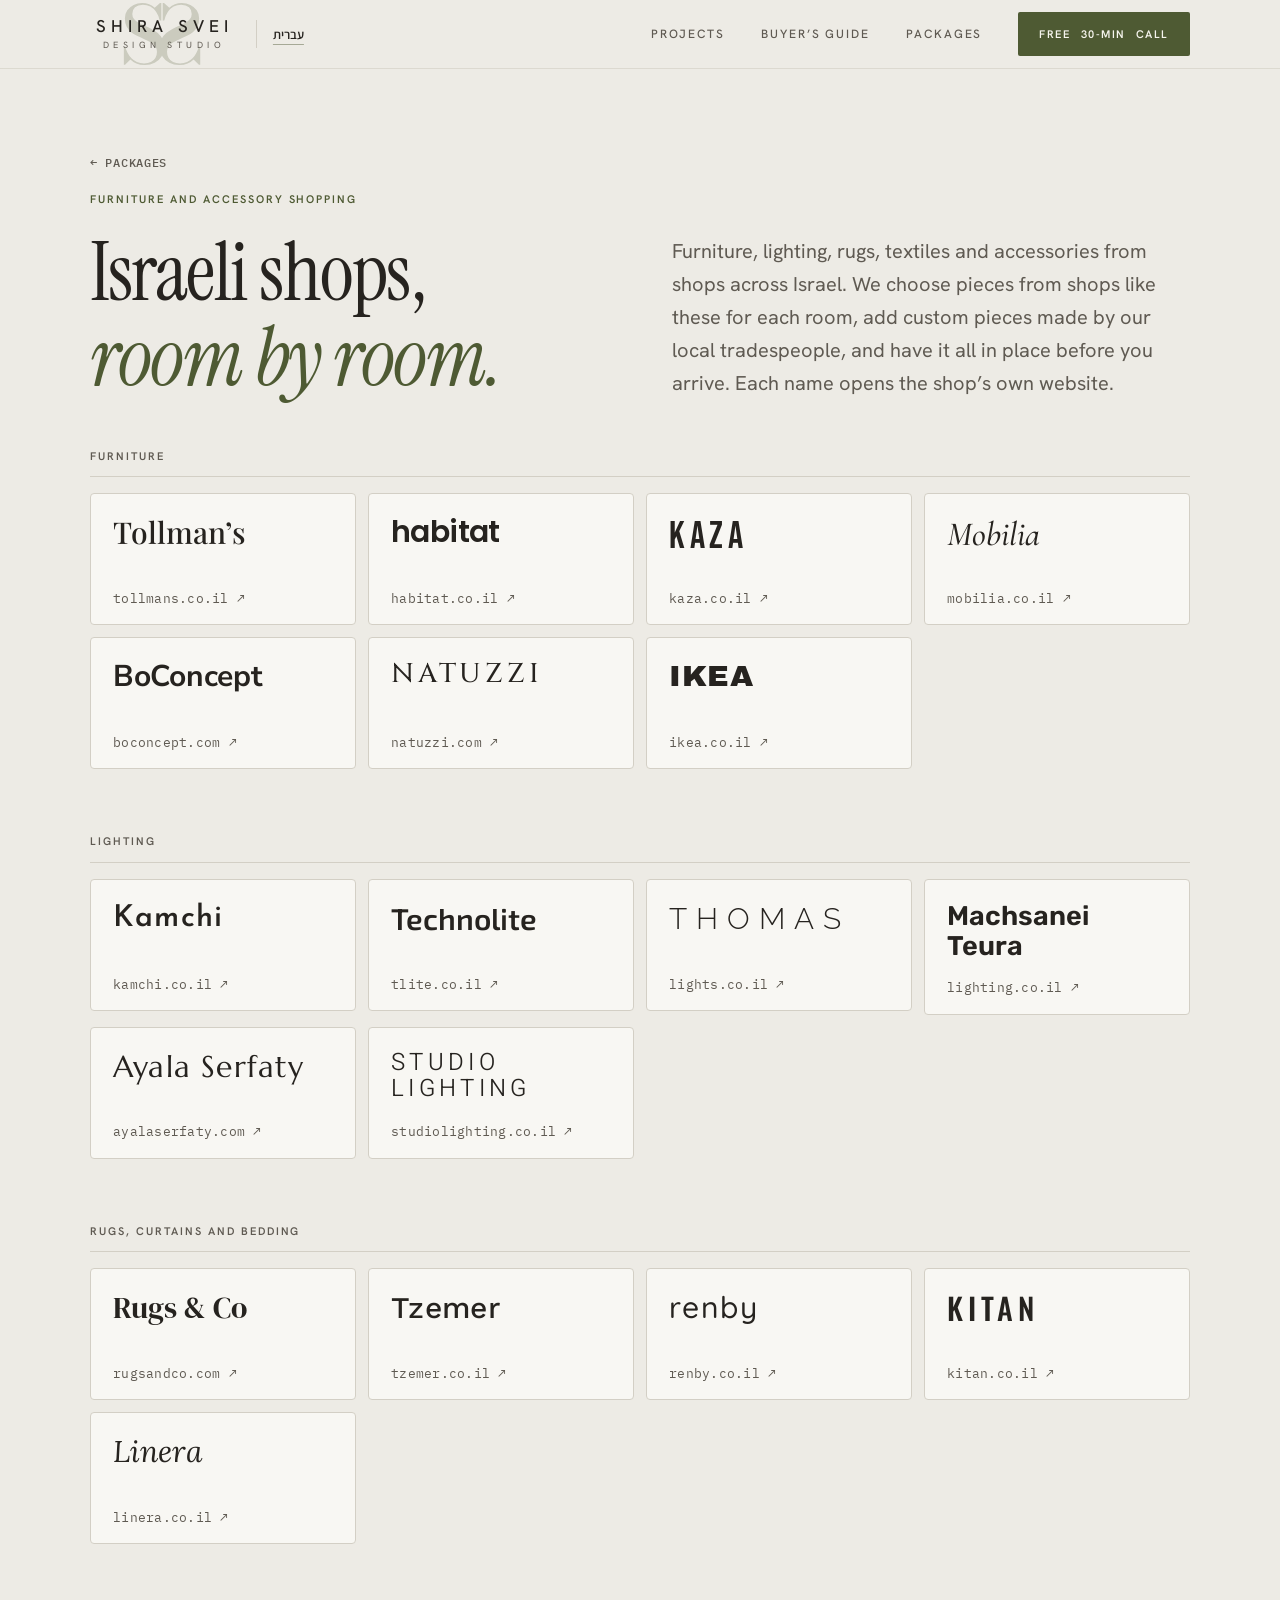
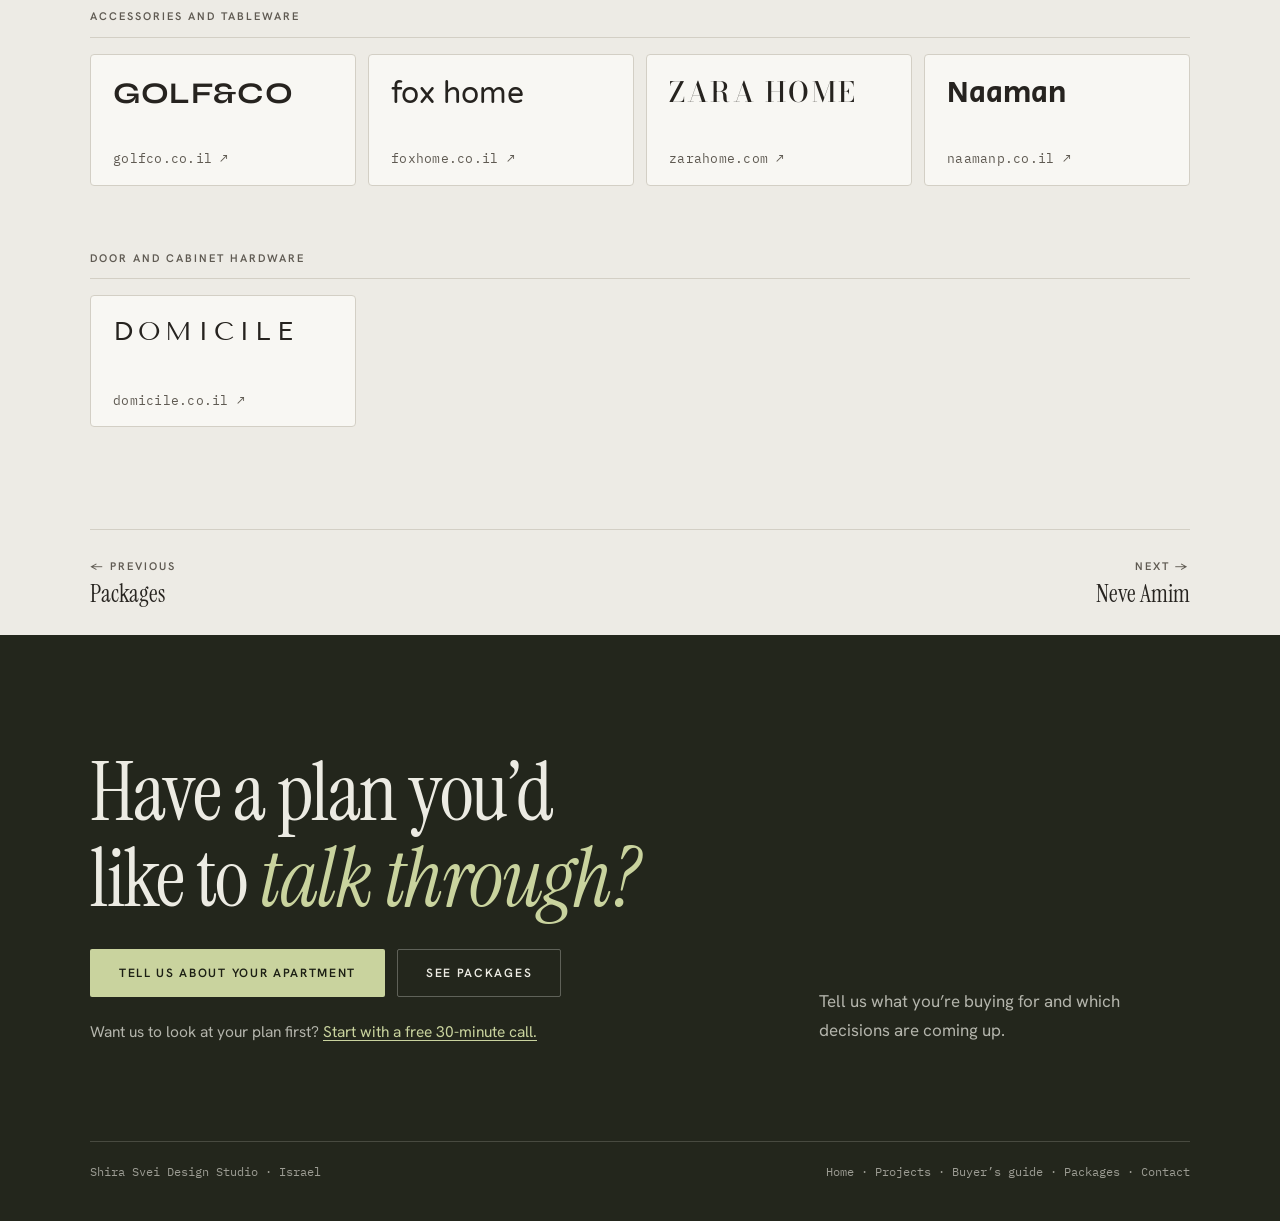
<file: shops.html>
<!doctype html>
    <html lang="en">
    <head>
    <meta charset="utf-8">
    <meta name="viewport" content="width=device-width, initial-scale=1, viewport-fit=cover">
    <title>Israeli shops · Shira Svei Design Studio</title>
    <meta name="description" content="Israeli furniture, lighting, rug, textile and accessory shops, each linked to its own website.">
    <link rel="preconnect" href="https://fonts.googleapis.com">
    <link rel="preconnect" href="https://fonts.gstatic.com" crossorigin>
    <link rel="stylesheet" href="https://fonts.googleapis.com/css2?family=Instrument+Serif:ital@0;1&family=Hanken+Grotesk:wght@400;500;600&family=IBM+Plex+Mono:wght@400;500&family=Frank+Ruhl+Libre:wght@400;500&family=Assistant:wght@400;500;600&display=swap">
    <link rel="icon" href="img/favicon.svg" type="image/svg+xml">
    <link rel="stylesheet" href="https://fonts.googleapis.com/css2?family=Playfair+Display:wght@500&family=Poppins:wght@600&family=Bebas+Neue&family=Cormorant+Garamond:ital,wght@1,500&family=Nunito+Sans:wght@700&family=Cinzel:wght@500&family=Archivo+Black&family=Josefin+Sans:wght@600&family=Exo+2:wght@600&family=Raleway:wght@300&family=Rubik:wght@600&family=Marcellus&family=DM+Serif+Display&family=Quicksand:wght@500&family=Oswald:wght@500&family=Lora:ital@1&family=Syne:wght@700&family=Varela+Round&family=Bodoni+Moda:wght@500&family=Secular+One&family=Tenor+Sans&family=Heebo:wght@300&family=Work+Sans:wght@500&text=+%26ABCDEFGHIKLMNORSTUZabcefghilmnoprstuxyz%E2%80%99&display=swap">
    <script src="i18n.js"></script>
<script src="menu.js" defer></script>
    <link rel="stylesheet" href="styles.css">
    </head>
    <body>
    <header class="top">
  <div class="wrap">
    <a class="brand" href="index.html" aria-label="Shira Svei Design Studio, home">
      <svg class="brand-mark" viewBox="0 0 1917 1549" aria-hidden="true" focusable="false"><defs><path id="ssg" d="M629 -29Q511 -29 422.5 8.5Q334 46 272 110L138 -20H103V427H142Q165 345 203.5 270.5Q242 196 299.0 137.5Q356 79 434.0 45.0Q512 11 613 11Q713 11 785.5 46.0Q858 81 897.0 145.5Q936 210 936 299Q936 383 892.5 440.0Q849 497 777.5 539.0Q706 581 620.5 617.0Q535 653 449.5 694.0Q364 735 292.5 792.0Q221 849 177.5 931.0Q134 1013 134 1132Q134 1252 194.0 1339.0Q254 1426 352.5 1473.0Q451 1520 567 1520Q660 1520 739.5 1490.5Q819 1461 879 1402L1011 1520H1044V1085H1005Q973 1211 914.0 1299.0Q855 1387 772.0 1432.0Q689 1477 583 1477Q455 1477 387.0 1414.0Q319 1351 319 1248Q319 1173 362.0 1120.5Q405 1068 475.5 1028.0Q546 988 631.0 951.5Q716 915 800.5 871.5Q885 828 955.5 768.5Q1026 709 1069.0 624.0Q1112 539 1112 418Q1112 282 1050.0 181.5Q988 81 879.0 26.0Q770 -29 629 -29Z" transform="translate(-103 1520) scale(1 -1)"/></defs><use href="#ssg"/><use href="#ssg" transform="translate(1917 0) scale(-1 1)"/></svg><span class="brand-text"><span class="brand-word">Shira Svei</span><span class="brand-sub">Design Studio</span></span>
    </a>
    <nav class="links" aria-label="Main">
      <a class="hide-sm" href="projects.html">Projects</a>
      <a class="hide-sm" href="guide.html">Buyer’s guide</a>
      <a class="hide-sm" href="packages.html">Packages</a>
      <a class="btn btn-primary" href="https://calendar.app.google/oiMrJbxqETnfsCGP8" target="_blank" rel="noopener">Free <span class="xs-hide">30-min </span>call</a>
      <button class="menu-btn" type="button" aria-expanded="false" aria-controls="site-menu"><span class="menu-icon" aria-hidden="true"></span><span class="menu-word">Menu</span></button>
      <div class="menu-panel" id="site-menu" hidden>
        <a href="index.html#model">How we help</a>
        <a href="index.html#about">Meet Shira</a>
        <a href="index.html#with">The difference</a>
        <a href="projects.html">Projects</a>
        <a href="guide.html">Buyer’s guide</a>
        <a href="packages.html">Packages</a>
        <a href="contact.html">Let’s talk</a>
      </div>
    </nav>
  </div>
</header>

    <main>
    <section class="phero" style="padding-bottom:clamp(28px,4vw,48px)">
  <div class="wrap two" style="align-items:end">
    <div class="phero-copy">
      <a class="back" href="packages.html#furnishing">← Packages</a>
      <span class="label">Furniture and accessory shopping</span>
      <h1>Israeli shops, <em>room by room.</em></h1>
    </div>
    <p class="lede">Furniture, lighting, rugs, textiles and accessories from shops across Israel. We choose pieces from shops like these for each room, add custom pieces made by our local tradespeople, and have it all in place before you arrive. Each name opens the shop’s own website.</p>
  </div>
</section>
<section class="section" style="border-top:0;padding-top:0">
  <div class="wrap shops">
    <div class="shop-group">
        <h2 class="label shop-cat">Furniture</h2>
        <ul class="shop-list">
          <li><a class="shop" href="https://www.tollmans.co.il/" target="_blank" rel="noopener"><span class="shop-name sh-tollmans" translate="no">Tollman’s</span><span class="shop-dom" translate="no">tollmans.co.il ↗</span></a></li>
          <li><a class="shop" href="https://www.habitat.co.il/" target="_blank" rel="noopener"><span class="shop-name sh-habitat" translate="no">habitat</span><span class="shop-dom" translate="no">habitat.co.il ↗</span></a></li>
          <li><a class="shop" href="https://kaza.co.il/" target="_blank" rel="noopener"><span class="shop-name sh-kaza" translate="no">KAZA</span><span class="shop-dom" translate="no">kaza.co.il ↗</span></a></li>
          <li><a class="shop" href="https://mobilia.co.il/" target="_blank" rel="noopener"><span class="shop-name sh-mobilia" translate="no">Mobilia</span><span class="shop-dom" translate="no">mobilia.co.il ↗</span></a></li>
          <li><a class="shop" href="https://www.boconcept.com/he-il/" target="_blank" rel="noopener"><span class="shop-name sh-boconcept" translate="no">BoConcept</span><span class="shop-dom" translate="no">boconcept.com ↗</span></a></li>
          <li><a class="shop" href="https://www.natuzzi.com/il" target="_blank" rel="noopener"><span class="shop-name sh-natuzzi" translate="no">NATUZZI</span><span class="shop-dom" translate="no">natuzzi.com ↗</span></a></li>
          <li><a class="shop" href="https://www.ikea.co.il/" target="_blank" rel="noopener"><span class="shop-name sh-ikea" translate="no">IKEA</span><span class="shop-dom" translate="no">ikea.co.il ↗</span></a></li>
        </ul>
      </div>
      <div class="shop-group">
        <h2 class="label shop-cat">Lighting</h2>
        <ul class="shop-list">
          <li><a class="shop" href="https://www.kamchi.co.il/" target="_blank" rel="noopener"><span class="shop-name sh-kamchi" translate="no">Kamchi</span><span class="shop-dom" translate="no">kamchi.co.il ↗</span></a></li>
          <li><a class="shop" href="https://www.tlite.co.il/" target="_blank" rel="noopener"><span class="shop-name sh-technolite" translate="no">Technolite</span><span class="shop-dom" translate="no">tlite.co.il ↗</span></a></li>
          <li><a class="shop" href="https://lights.co.il/" target="_blank" rel="noopener"><span class="shop-name sh-thomas" translate="no">THOMAS</span><span class="shop-dom" translate="no">lights.co.il ↗</span></a></li>
          <li><a class="shop" href="https://www.lighting.co.il/" target="_blank" rel="noopener"><span class="shop-name sh-machsanei" translate="no">Machsanei Teura</span><span class="shop-dom" translate="no">lighting.co.il ↗</span></a></li>
          <li><a class="shop" href="https://ayalaserfaty.com/" target="_blank" rel="noopener"><span class="shop-name sh-serfaty" translate="no">Ayala Serfaty</span><span class="shop-dom" translate="no">ayalaserfaty.com ↗</span></a></li>
          <li><a class="shop" href="https://studiolighting.co.il/" target="_blank" rel="noopener"><span class="shop-name sh-studiolighting" translate="no">STUDIO LIGHTING</span><span class="shop-dom" translate="no">studiolighting.co.il ↗</span></a></li>
        </ul>
      </div>
      <div class="shop-group">
        <h2 class="label shop-cat">Rugs, curtains and bedding</h2>
        <ul class="shop-list">
          <li><a class="shop" href="https://rugsandco.com/" target="_blank" rel="noopener"><span class="shop-name sh-rugsco" translate="no">Rugs &amp; Co</span><span class="shop-dom" translate="no">rugsandco.com ↗</span></a></li>
          <li><a class="shop" href="https://tzemer.co.il/" target="_blank" rel="noopener"><span class="shop-name sh-tzemer" translate="no">Tzemer</span><span class="shop-dom" translate="no">tzemer.co.il ↗</span></a></li>
          <li><a class="shop" href="https://renby.co.il/" target="_blank" rel="noopener"><span class="shop-name sh-renby" translate="no">renby</span><span class="shop-dom" translate="no">renby.co.il ↗</span></a></li>
          <li><a class="shop" href="https://www.kitan.co.il/" target="_blank" rel="noopener"><span class="shop-name sh-kitan" translate="no">KITAN</span><span class="shop-dom" translate="no">kitan.co.il ↗</span></a></li>
          <li><a class="shop" href="https://linera.co.il/" target="_blank" rel="noopener"><span class="shop-name sh-linera" translate="no">Linera</span><span class="shop-dom" translate="no">linera.co.il ↗</span></a></li>
        </ul>
      </div>
      <div class="shop-group">
        <h2 class="label shop-cat">Accessories and tableware</h2>
        <ul class="shop-list">
          <li><a class="shop" href="https://www.golfco.co.il/" target="_blank" rel="noopener"><span class="shop-name sh-golf" translate="no">GOLF&amp;CO</span><span class="shop-dom" translate="no">golfco.co.il ↗</span></a></li>
          <li><a class="shop" href="https://www.foxhome.co.il/" target="_blank" rel="noopener"><span class="shop-name sh-fox" translate="no">fox home</span><span class="shop-dom" translate="no">foxhome.co.il ↗</span></a></li>
          <li><a class="shop" href="https://www.zarahome.com/il/" target="_blank" rel="noopener"><span class="shop-name sh-zara" translate="no">ZARA HOME</span><span class="shop-dom" translate="no">zarahome.com ↗</span></a></li>
          <li><a class="shop" href="https://www.naamanp.co.il/" target="_blank" rel="noopener"><span class="shop-name sh-naaman" translate="no">Naaman</span><span class="shop-dom" translate="no">naamanp.co.il ↗</span></a></li>
        </ul>
      </div>
      <div class="shop-group">
        <h2 class="label shop-cat">Door and cabinet hardware</h2>
        <ul class="shop-list">
          <li><a class="shop" href="https://www.domicile.co.il/" target="_blank" rel="noopener"><span class="shop-name sh-domicile" translate="no">DOMICILE</span><span class="shop-dom" translate="no">domicile.co.il ↗</span></a></li>
        </ul>
      </div>
  </div>
</section>
<div class="wrap"><nav class="next" aria-label="More projects">
    <a href="packages.html"><span class="label">← Previous</span><b>Packages</b></a>
    <a href="project-apartment-layout.html"><span class="label">Next →</span><b>Neve Amim</b></a>
  </nav></div>

    </main>
    <section class="close" aria-labelledby="close-h">
  <div class="wrap">
    <div class="close-grid">
      <div>
        <h2 id="close-h">Have a plan you’d like to <em>talk through?</em></h2>
        <div class="actions">
          <a class="btn btn-primary" href="contact.html">Tell us about your apartment</a>
          <a class="btn btn-ghost" href="packages.html">See packages</a>
        </div>
        <p class="close-intro">Want us to look at your plan first? <a href="https://calendar.app.google/oiMrJbxqETnfsCGP8" target="_blank" rel="noopener">Start with a free 30-minute call.</a></p>
      </div>
      <p>Tell us what you’re buying for and which decisions are coming up.</p>
    </div>
    <div class="foot">
      <span>Shira Svei Design Studio · Israel</span>
      <span><a href="index.html">Home</a> · <a href="projects.html">Projects</a> · <a href="guide.html">Buyer’s guide</a> · <a href="packages.html">Packages</a> · <a href="contact.html">Contact</a></span>
    </div>
  </div>
</section>

    <script src="app.js"></script>
    
    </body>
    </html>
</file>
<file: styles.css>
/* Layout: a drawing set. Each stage is a "sheet" with a title block: stage number, the Hebrew term the contractor uses, and the English meaning. */
:root{
  --stone:#EDEBE5;      /* page ground, Jerusalem-stone grey */
  --sheet:#F8F7F3;      /* raised paper */
  --paper:#FFFFFF;      /* plan drawings always sit on white */
  --ink:#1F1D1A;
  --muted:#5F5A52;
  --rule:#D3CFC5;
  --olive:#4E5A33;      /* accent */
  --olive-soft:#E2E4D3;
  --on-olive:#F6F5EE;
  --night:#23261C;      /* closing band */
  --on-night:#ECEBE3;
  --display:"Instrument Serif", "Iowan Old Style", Georgia, serif;
  --body:"Hanken Grotesk", "Helvetica Neue", Arial, sans-serif;
  --mono:"IBM Plex Mono", ui-monospace, Menlo, monospace;
  --hebrew:"Frank Ruhl Libre", "Times New Roman", serif;
  --max:1180px;
}
@media (prefers-color-scheme: dark){:root:not([data-theme="light"]){
  --stone:#171815;--sheet:#1F201C;--paper:#F4F3EE;--ink:#ECEAE3;--muted:#A9A498;--rule:#3A3B34;
  --olive:#A9B67E;--olive-soft:#2C3122;--on-olive:#15170F;--night:#0F100D;--on-night:#ECEBE3;color-scheme:dark}}
:root[data-theme="dark"]{
  --stone:#171815;--sheet:#1F201C;--paper:#F4F3EE;--ink:#ECEAE3;--muted:#A9A498;--rule:#3A3B34;
  --olive:#A9B67E;--olive-soft:#2C3122;--on-olive:#15170F;--night:#0F100D;--on-night:#ECEBE3;color-scheme:dark}

*{box-sizing:border-box}
html{scroll-padding-top:80px}
@media (prefers-reduced-motion:no-preference){html{scroll-behavior:smooth}}
@media (prefers-reduced-motion:reduce){html{scroll-behavior:auto}*{transition:none!important;animation:none!important}}
body{background:var(--stone);color:var(--ink);font:400 17px/1.6 var(--body);-webkit-font-smoothing:antialiased}
img{max-width:100%;display:block;height:auto}
a{color:inherit}
:focus-visible{outline:2px solid var(--olive);outline-offset:3px;border-radius:2px}
.wrap{max-width:var(--max);margin:0 auto;padding-left:max(16px,env(safe-area-inset-left,0px));padding-right:max(16px,env(safe-area-inset-right,0px))}
@media (min-width:720px){.wrap{padding-left:max(40px,env(safe-area-inset-left,0px));padding-right:max(40px,env(safe-area-inset-right,0px))}}

h1,h2,h3{font-family:var(--display);font-weight:400;line-height:1.02;letter-spacing:-.01em;text-wrap:balance;margin:0}
h1{font-size:clamp(46px,7.4vw,96px)}
h2{font-size:clamp(36px,5vw,60px)}
h3{font-size:clamp(26px,2.6vw,32px);line-height:1.1}
em{font-style:italic;color:var(--olive)}
p{margin:0;max-width:62ch;text-wrap:pretty}
.label{font:500 12px/1.3 var(--mono);letter-spacing:.08em;text-transform:uppercase;color:var(--muted)}
.lede{font-size:clamp(18px,1.6vw,20px);color:var(--muted)}

/* buttons */
.btn{display:inline-flex;align-items:center;gap:10px;padding:14px 22px;border-radius:999px;font:600 15px/1 var(--body);text-decoration:none;border:1px solid transparent;transition:transform .2s,background .2s}
.btn-primary{background:var(--olive);color:var(--on-olive)}
.btn-primary:hover{transform:translateY(-1px)}
.btn-ghost{border-color:var(--rule);color:var(--ink)}
.btn-ghost:hover{border-color:var(--ink)}
.btn svg{width:16px;height:16px}
.textlink{font-weight:600;text-decoration:none;border-bottom:1px solid var(--olive);padding-bottom:2px;display:inline-flex;gap:8px;align-items:center}
.textlink:hover{color:var(--olive)}

/* header */
body::before{content:"";position:fixed;inset:0 0 auto;height:env(safe-area-inset-top,0px);z-index:10;background:var(--stone)}
header.top{position:sticky;top:env(safe-area-inset-top,0px);z-index:9;background:color-mix(in srgb,var(--stone) 88%,transparent);backdrop-filter:blur(10px);-webkit-backdrop-filter:blur(10px);border-bottom:1px solid var(--rule)}
.top .wrap{display:flex;align-items:center;justify-content:space-between;gap:16px;height:68px}
.brand{display:flex;align-items:center;gap:12px;text-decoration:none}
.mono-mark{width:34px;height:34px;border:1.5px solid currentColor;display:grid;place-items:center;font:400 19px/1 var(--display);letter-spacing:-.04em}
.brand b{font:400 22px/1 var(--display);display:block}
.brand small{font:500 10px/1 var(--mono);letter-spacing:.14em;text-transform:uppercase;color:var(--muted)}
nav.links{display:flex;gap:28px;align-items:center;font-size:15px}
nav.links a{text-decoration:none;color:var(--muted)}
nav.links a:hover{color:var(--ink)}
nav.links .btn{padding:10px 18px;font-size:14px;color:var(--on-olive)}
@media (max-width:760px){nav.links .hide-sm{display:none}}

/* hero */
.hero{padding-block:clamp(40px,7vw,88px) clamp(48px,7vw,96px)}
.hero-grid{display:grid;grid-template-columns:1.1fr .9fr;gap:clamp(32px,5vw,72px);align-items:center}
@media (max-width:900px){.hero-grid{grid-template-columns:1fr}}
.hero-copy{display:grid;gap:28px;min-width:0}
.hero-copy .label{color:var(--olive)}
.hero-actions{display:flex;flex-wrap:wrap;gap:12px}
.hero-media{position:relative;min-width:0}
.hero-photo{aspect-ratio:4/4.8;width:100%;max-height:640px;object-fit:cover;border-radius:3px}
@media (max-width:900px){.hero-photo{aspect-ratio:4/3.4}}
.plan-chip{position:absolute;left:-28px;bottom:28px;width:min(46%,230px);background:var(--paper);padding:10px;box-shadow:0 18px 40px -18px rgba(0,0,0,.45);border-radius:2px}
.plan-chip img{aspect-ratio:1;object-fit:cover}
.plan-chip span{display:block;font:500 10px/1.3 var(--mono);letter-spacing:.06em;text-transform:uppercase;color:#5F5A52;padding-top:8px}
@media (max-width:900px){.plan-chip{left:12px;bottom:12px}}

/* stage finder */
.finder{margin-top:8px;border-top:1px solid var(--rule);padding-top:22px;display:grid;gap:14px}
.finder-row{display:flex;flex-wrap:wrap;gap:8px}
.finder button{font:500 14px/1 var(--body);background:transparent;color:var(--ink);border:1px solid var(--rule);border-radius:999px;padding:11px 16px;cursor:pointer;display:inline-flex;gap:8px;align-items:center;transition:border-color .2s,background .2s}
.finder button:hover{border-color:var(--olive)}
.finder button[aria-pressed="true"]{background:var(--olive);border-color:var(--olive);color:var(--on-olive)}
.finder button b{font:500 11px/1 var(--mono);opacity:.7}
.finder-answer{font-size:15px;color:var(--muted);min-height:1.6em}
.finder-answer a{color:var(--olive);font-weight:600}

/* problem strip */
.strip{background:var(--sheet);border-block:1px solid var(--rule);padding-block:clamp(44px,6vw,72px)}
.strip-grid{display:grid;grid-template-columns:.9fr 1.1fr;gap:clamp(28px,5vw,72px);align-items:start}
@media (max-width:860px){.strip-grid{grid-template-columns:1fr}}
.facts{display:grid;grid-template-columns:repeat(3,1fr);gap:0;border-top:1px solid var(--rule)}
@media (max-width:620px){.facts{grid-template-columns:1fr}}
.fact{padding:20px 20px 4px 0;display:grid;gap:8px;align-content:start;min-width:0}
.fact+.fact{padding-left:20px;border-left:1px solid var(--rule)}
@media (max-width:620px){.fact+.fact{padding-left:0;border-left:0;border-top:1px solid var(--rule)}}
.fact h4{margin:0;font:600 16px/1.3 var(--body)}
.fact p{font-size:15px;color:var(--muted)}

/* process index */
.process{padding-block:clamp(64px,9vw,120px) 24px}
.process-head{display:grid;grid-template-columns:1fr 1fr;gap:32px;align-items:end;margin-bottom:40px}
@media (max-width:860px){.process-head{grid-template-columns:1fr}}
.index{display:grid;grid-template-columns:repeat(4,1fr);border-top:1.5px solid var(--ink)}
@media (max-width:860px){.index{grid-template-columns:repeat(2,1fr)}}
.index a{padding:18px 18px 22px 0;text-decoration:none;display:grid;gap:10px;border-bottom:1px solid var(--rule);transition:color .2s}
.index a+a{padding-left:18px;border-left:1px solid var(--rule)}
@media (max-width:860px){.index a:nth-child(3){padding-left:0;border-left:0}}
.index a:hover h3{color:var(--olive)}
.index .he{font:400 18px/1 var(--hebrew);color:var(--muted)}
.index h3{font-size:24px;transition:color .2s}

/* stages (sheets) */
.stage{padding-block:clamp(56px,8vw,104px);border-top:1px solid var(--rule)}
.stage:first-of-type{border-top:0}
.titleblock{display:flex;flex-wrap:wrap;gap:10px 24px;align-items:baseline;margin-bottom:28px;padding-bottom:14px;border-bottom:1.5px solid var(--ink)}
.titleblock .num{font:500 13px/1 var(--mono);color:var(--olive)}
.titleblock .he{font:500 22px/1 var(--hebrew);direction:rtl}
.titleblock .gloss{font:400 13px/1.3 var(--mono);color:var(--muted)}
.titleblock .when{margin-left:auto;font:500 12px/1.3 var(--mono);letter-spacing:.08em;text-transform:uppercase;color:var(--muted)}
@media (max-width:620px){.titleblock .when{margin-left:0;width:100%}}
.stage-grid{display:grid;grid-template-columns:.85fr 1.15fr;gap:clamp(32px,5vw,72px);align-items:start}
@media (max-width:900px){.stage-grid{grid-template-columns:1fr}}
.stage-copy{display:grid;gap:20px;min-width:0}
.stage-copy p{color:var(--muted)}
.stage-copy p strong{color:var(--ink);font-weight:600}
.stage.is-target .titleblock{border-bottom-color:var(--olive)}
.callout{border-left:2px solid var(--olive);padding:4px 0 4px 18px;color:var(--ink)!important;font-size:16px}

/* compare slider */
.case{background:var(--sheet);border:1px solid var(--rule);border-radius:4px;padding:clamp(18px,3vw,28px);display:grid;gap:18px;min-width:0}
.case h3{font-size:clamp(26px,3vw,34px)}
.case p{font-size:15.5px;color:var(--muted)}
.compare{position:relative;aspect-ratio:394/388;background:var(--paper);overflow:hidden;border-radius:2px;user-select:none;touch-action:pan-y}
.compare img{position:absolute;inset:0;width:100%;height:100%;object-fit:contain}
.compare .after{clip-path:inset(0 0 0 var(--pos,50%))}
.compare .handle{position:absolute;top:0;bottom:0;left:var(--pos,50%);width:2px;background:var(--olive);transform:translateX(-1px);pointer-events:none}
.compare .handle::after{content:"";position:absolute;top:50%;left:50%;width:40px;height:40px;transform:translate(-50%,-50%);border-radius:50%;background:var(--olive);box-shadow:0 4px 14px rgba(0,0,0,.25);
  background-image:url("data:image/svg+xml,%3Csvg xmlns='http://www.w3.org/2000/svg' viewBox='0 0 24 24' fill='none' stroke='%23fff' stroke-width='2' stroke-linecap='round' stroke-linejoin='round'%3E%3Cpath d='M9 6l-6 6 6 6M15 6l6 6-6 6'/%3E%3C/svg%3E");background-size:20px;background-position:center;background-repeat:no-repeat}
.compare .tag{position:absolute;top:10px;font:500 10px/1 var(--mono);letter-spacing:.08em;text-transform:uppercase;background:rgba(31,29,26,.82);color:#F6F5EE;padding:6px 8px;border-radius:2px;pointer-events:none}
.compare .tag.l{left:10px}.compare .tag.r{right:10px}
.compare input{position:absolute;inset:0;width:100%;height:100%;opacity:0;cursor:ew-resize;margin:0}
.compare-note{display:flex;justify-content:space-between;gap:12px;flex-wrap:wrap;align-items:center}
.compare-note .label{font-size:11px}

/* project cards */
.projects{display:grid;grid-template-columns:1fr 1fr;gap:16px}
@media (max-width:560px){.projects{grid-template-columns:1fr}}
.project{display:grid;gap:14px;text-decoration:none;align-content:start}
.project .frame{background:var(--paper);aspect-ratio:4/3.4;border-radius:2px;overflow:hidden;border:1px solid var(--rule)}
.project .frame img{width:100%;height:100%;object-fit:contain;padding:10px;transition:transform .5s}
.project:hover .frame img{transform:scale(1.04)}
.project h4{margin:0;font:400 24px/1.1 var(--display);display:flex;justify-content:space-between;gap:10px}
.project h4 span{font-family:var(--body);font-size:18px;color:var(--olive);transition:transform .2s}
.project:hover h4 span{transform:translateX(4px)}
.project p{font-size:15px;color:var(--muted)}

/* photos */
.duo{display:grid;grid-template-columns:1.15fr .85fr;gap:14px;align-items:end}
.duo figure{margin:0;display:grid;gap:10px;min-width:0}
.duo img{width:100%;object-fit:cover;border-radius:3px}
.duo .a img{aspect-ratio:4/5}
.duo .b img{aspect-ratio:3/4.2}
figcaption{font:400 12px/1.4 var(--mono);color:var(--muted)}
.wide{margin-top:clamp(28px,4vw,48px);display:grid;grid-template-columns:1fr 1fr;gap:14px}
@media (max-width:700px){.wide{grid-template-columns:1fr}}
.wide figure{margin:0;display:grid;gap:10px}
.wide img{aspect-ratio:1754/897;object-fit:cover;border-radius:3px;width:100%}

/* throughout */
.with{background:var(--olive-soft);padding-block:clamp(56px,8vw,104px)}
.with-grid{display:grid;grid-template-columns:1fr 1fr;gap:clamp(32px,5vw,72px);align-items:start}
@media (max-width:860px){.with-grid{grid-template-columns:1fr}}
.with-copy{display:grid;gap:22px}
.with-copy p{color:var(--muted)}
.log{list-style:none;margin:0;padding:0;display:grid;border-top:1px solid var(--rule)}
.log li{display:grid;grid-template-columns:auto 1fr;gap:16px;padding:18px 0;border-bottom:1px solid var(--rule);align-items:baseline}
.log .from{font:500 11px/1.4 var(--mono);letter-spacing:.08em;text-transform:uppercase;color:var(--olive);width:118px}
.log b{display:block;font-weight:600;font-size:16px}
.log span{color:var(--muted);font-size:15px}

/* faq */
.faq{padding-block:clamp(64px,9vw,112px)}
.faq-grid{display:grid;grid-template-columns:.8fr 1.2fr;gap:clamp(32px,5vw,72px)}
@media (max-width:860px){.faq-grid{grid-template-columns:1fr}}
details{border-bottom:1px solid var(--rule)}
details:first-child{border-top:1px solid var(--rule)}
summary{list-style:none;cursor:pointer;padding:22px 0;display:flex;justify-content:space-between;gap:20px;font:400 clamp(21px,2vw,25px)/1.2 var(--display)}
summary::-webkit-details-marker{display:none}
summary::after{content:"+";font:300 26px/1 var(--body);color:var(--olive);transition:transform .25s}
details[open] summary::after{transform:rotate(45deg)}
details p{padding:0 0 24px;color:var(--muted)}

/* close */
.close{background:var(--night);color:var(--on-night);padding-block:clamp(64px,9vw,120px) 40px}
.close h2{font-size:clamp(42px,6.4vw,84px)}
.close h2 em{color:#C9D39E}
.close-grid{display:grid;grid-template-columns:1.3fr .7fr;gap:40px;align-items:end}
@media (max-width:860px){.close-grid{grid-template-columns:1fr}}
.close p{color:color-mix(in srgb,var(--on-night) 72%,transparent)}
.close .btn-primary{background:#C9D39E;color:#1C1F14}
.close .btn-ghost{border-color:color-mix(in srgb,var(--on-night) 30%,transparent);color:var(--on-night)}
.close .actions{display:flex;flex-wrap:wrap;gap:12px;margin-top:28px}
.foot{margin-top:clamp(56px,8vw,96px);padding-top:22px;border-top:1px solid color-mix(in srgb,var(--on-night) 18%,transparent);display:flex;flex-wrap:wrap;justify-content:space-between;gap:12px;font:400 12px/1.4 var(--mono);color:color-mix(in srgb,var(--on-night) 60%,transparent)}
.foot a{text-decoration:none}
.foot a:hover{color:var(--on-night)}

/* load-in: visible at rest, gentle rise */
@keyframes rise{from{transform:translateY(12px)}to{transform:none}}
.hero-copy>*{animation:rise .8s cubic-bezier(.2,.7,.2,1) both}
.hero-copy>*:nth-child(2){animation-delay:.08s}.hero-copy>*:nth-child(3){animation-delay:.16s}.hero-copy>*:nth-child(4){animation-delay:.24s}.hero-copy>*:nth-child(5){animation-delay:.32s}

/* ---------- shared additions for inner pages ---------- */
body{margin:0}
[hidden]{display:none!important}
.film{margin:clamp(40px,6vw,72px) 0 0;display:grid;gap:10px}
.film video{width:100%;aspect-ratio:16/9;border-radius:3px;background:var(--night)}
nav.links a[aria-current="page"]{color:var(--ink);text-decoration:underline;text-decoration-color:var(--olive);text-underline-offset:6px}

/* page hero */
.phero{padding-block:clamp(40px,7vw,88px) clamp(40px,6vw,72px)}
.phero-grid{display:grid;grid-template-columns:1.15fr .85fr;gap:clamp(32px,5vw,72px);align-items:end}
@media (max-width:860px){.phero-grid{grid-template-columns:1fr}}
.phero-copy{display:grid;gap:22px;min-width:0}
.phero-copy .label{color:var(--olive)}
.phero h1{font-size:clamp(44px,6.4vw,84px)}
.phero img.cover{width:100%;aspect-ratio:4/5;object-fit:cover;border-radius:3px;max-height:560px}
.back{font:500 12px/1 var(--mono);letter-spacing:.06em;text-transform:uppercase;color:var(--muted);text-decoration:none}
.back:hover{color:var(--olive)}

.section{padding-block:clamp(56px,8vw,104px);border-top:1px solid var(--rule)}
.section.tint{background:var(--sheet)}
.section-head{display:grid;gap:14px;margin-bottom:clamp(28px,4vw,44px);max-width:760px}
.section-head p{color:var(--muted)}
.two{display:grid;grid-template-columns:1fr 1fr;gap:clamp(28px,5vw,72px);align-items:start}
@media (max-width:860px){.two{grid-template-columns:1fr}}
.two>*{min-width:0}

/* timeline (process) */
.timeline{display:grid;grid-template-columns:repeat(4,1fr);border-top:1.5px solid var(--ink)}
@media (max-width:900px){.timeline{grid-template-columns:1fr 1fr}}
@media (max-width:560px){.timeline{grid-template-columns:1fr}}
.timeline li{list-style:none;padding:20px 20px 24px 0;display:grid;gap:10px;align-content:start;border-bottom:1px solid var(--rule)}
.timeline li+li{padding-left:20px;border-left:1px solid var(--rule)}
@media (max-width:900px){.timeline li:nth-child(3){padding-left:0;border-left:0}}
@media (max-width:560px){.timeline li+li{padding-left:0;border-left:0}}
.timeline .he{font:500 20px/1 var(--hebrew)}
.timeline p{font-size:15px;color:var(--muted)}
.timeline{padding:0;margin:0}
.note{margin-top:28px;font:400 clamp(22px,2.2vw,28px)/1.3 var(--display);max-width:34ch}

/* lists */
.ticks{list-style:none;margin:0;padding:0;display:grid;gap:12px}
.ticks li{display:grid;grid-template-columns:20px 1fr;gap:12px;color:var(--muted)}
.ticks li::before{content:"";width:12px;height:7px;border-left:1.5px solid var(--olive);border-bottom:1.5px solid var(--olive);transform:rotate(-45deg) translate(2px,4px)}
.cols3{display:grid;grid-template-columns:repeat(3,1fr);gap:16px}
@media (max-width:860px){.cols3{grid-template-columns:1fr}}
.card{background:var(--sheet);border:1px solid var(--rule);border-radius:4px;padding:24px;display:grid;gap:12px;align-content:start}
.card p{color:var(--muted);font-size:15.5px}
.swap{display:grid;grid-template-columns:1fr auto 1fr;gap:20px;align-items:start}
@media (max-width:620px){.swap{grid-template-columns:1fr}.swap .arrow{transform:rotate(90deg);justify-self:start}}
.swap .arrow{font:400 28px/1 var(--display);color:var(--olive);padding-top:28px}
.swap ul{list-style:none;margin:0;padding:0;border-top:1px solid var(--rule)}
.swap ul li{padding:12px 0;border-bottom:1px solid var(--rule)}
.swap .us li{color:var(--muted);text-decoration:line-through;text-decoration-color:var(--rule)}

/* packages */
.pkgs{display:grid;grid-template-columns:1fr 1fr;gap:16px}
@media (max-width:860px){.pkgs{grid-template-columns:1fr}}
.pkg{background:var(--sheet);border:1px solid var(--rule);border-radius:4px;padding:clamp(22px,3vw,32px);display:grid;gap:18px;align-content:start;scroll-margin-top:90px}
.pkg h2{font-size:clamp(30px,3vw,38px)}
.pkg>p{color:var(--muted)}
.pkg .btn{justify-self:start;margin-top:4px}
.pkg.featured{grid-column:1/-1;background:var(--night);color:var(--on-night);border-color:var(--night);grid-template-columns:1fr 1fr;column-gap:clamp(28px,5vw,64px)}
.pkg.featured>p,.pkg.featured .ticks li{color:color-mix(in srgb,var(--on-night) 72%,transparent)}
.pkg.featured .label{color:#C9D39E}
.pkg.featured .ticks li::before{border-color:#C9D39E}
.pkg.featured .btn-primary{background:#C9D39E;color:#1C1F14}
.pkg.featured .stages span{border-color:color-mix(in srgb,var(--on-night) 30%,transparent)}
.pkg.featured .stages span.on{background:#C9D39E;border-color:#C9D39E;color:#1C1F14}
@media (max-width:860px){.pkg.featured{grid-template-columns:1fr}}
.pkg-side{display:grid;gap:18px;align-content:start}
.stages{display:flex;gap:6px;flex-wrap:wrap}
.stages span{font:500 11px/1 var(--mono);padding:7px 9px;border:1px solid var(--rule);border-radius:999px;color:var(--muted)}
.stages span.on{background:var(--olive);border-color:var(--olive);color:var(--on-olive)}

/* form */
.form{display:grid;gap:18px;background:var(--sheet);border:1px solid var(--rule);border-radius:4px;padding:clamp(20px,3vw,32px)}
.form label{display:grid;gap:8px;font:600 14px/1.3 var(--body)}
.form label small{font-weight:400;color:var(--muted)}
.form input,.form select,.form textarea{font:400 16px/1.4 var(--body);color:var(--ink);background:var(--stone);border:1px solid var(--rule);border-radius:3px;padding:12px 14px;width:100%}
.form input:focus,.form select:focus,.form textarea:focus{outline:2px solid var(--olive);outline-offset:0;border-color:var(--olive)}
.form .row{display:grid;grid-template-columns:repeat(auto-fit,minmax(230px,1fr));gap:18px}
@media (max-width:620px){.form .row{grid-template-columns:1fr}}
.form .actions{display:flex;flex-wrap:wrap;gap:14px;align-items:center}
.form .btn{border:0;cursor:pointer}
.form output{font-size:14px;color:var(--olive);font-weight:600}
.form .fine{font-size:13px;color:var(--muted)}

/* plan viewer (tabs) */
.viewer{display:grid;gap:14px}
.tabs{display:flex;flex-wrap:wrap;gap:6px}
.tabs button{font:500 13px/1.2 var(--body);background:transparent;color:var(--ink);border:1px solid var(--rule);border-radius:999px;padding:10px 14px;cursor:pointer;text-align:left}
.tabs button b{font:500 11px/1 var(--mono);color:var(--olive);margin-right:6px}
.tabs button[aria-selected="true"]{background:var(--ink);border-color:var(--ink);color:var(--stone)}
.tabs button[aria-selected="true"] b{color:inherit;opacity:.7}
.tabs button .he{font-family:var(--hebrew)}
.sheet{background:var(--paper);border:1px solid var(--rule);border-radius:3px;position:relative;overflow:hidden}
.sheet img{width:auto;max-width:100%;max-height:78vh;margin:0 auto;cursor:zoom-in}
.sheet .zoom{position:absolute;right:10px;bottom:10px;font:500 10px/1 var(--mono);letter-spacing:.06em;text-transform:uppercase;background:rgba(31,29,26,.82);color:#F6F5EE;padding:6px 8px;border-radius:2px;pointer-events:none}
.legend{display:flex;flex-wrap:wrap;gap:16px;font:400 13px/1.3 var(--mono);color:var(--muted)}
.legend span{display:inline-flex;gap:8px;align-items:center}
.legend i{width:22px;height:12px;display:inline-block;border:1px solid var(--muted)}
.legend i.dash{border-style:dashed;border-color:var(--muted)}
.legend i.hatch{background:repeating-linear-gradient(45deg,var(--muted) 0 1px,transparent 1px 4px)}
.cap{font-size:15px;color:var(--muted)}

.points{display:grid;grid-template-columns:1fr 1fr;gap:0;border-top:1.5px solid var(--ink)}
@media (max-width:700px){.points{grid-template-columns:1fr}}
.points div{padding:22px 24px 26px 0;border-bottom:1px solid var(--rule);display:grid;gap:10px;align-content:start}
.points div:nth-child(even){padding-left:24px;border-left:1px solid var(--rule)}
@media (max-width:700px){.points div:nth-child(even){padding-left:0;border-left:0}}
.points p{color:var(--muted);font-size:15.5px}

.dims{display:grid;gap:0;border-top:1px solid var(--rule);margin:0;padding:0}
.dims div{display:grid;grid-template-columns:96px 1fr;gap:16px;padding:14px 0;border-bottom:1px solid var(--rule);align-items:baseline}
.dims dt{font:500 20px/1 var(--mono);color:var(--olive)}
.dims dd{margin:0;color:var(--muted);font-size:15.5px}

.gallery{display:grid;grid-template-columns:repeat(3,1fr);gap:12px}
@media (max-width:760px){.gallery{grid-template-columns:1fr 1fr}}
.gallery figure{margin:0;display:grid;gap:8px}
.gallery img{width:100%;aspect-ratio:16/9;object-fit:cover;border-radius:3px;cursor:zoom-in}
.gallery figure.big{grid-column:1/-1}
.gallery figure.big img{aspect-ratio:1500/844}
.credit{margin-top:16px;font:400 12px/1.4 var(--mono);color:var(--muted)}

/* bathrooms */
/* Bathrooms (owner, Nov 25): an equation, everything large. Your plan + your materials = the rendering.
   The plan is not a button (owner). Materials: the owner's styled board photo, or a mosaic cut from the rendering,
   with colour dots under it. */
.bath{display:grid;gap:clamp(22px,3vw,36px);scroll-margin-top:90px}
.bath-head{display:grid;gap:10px}
.bath-head h2{font-size:clamp(32px,3.6vw,48px);line-height:1.02}
.bath-text{margin:0;color:var(--muted);max-width:56ch}
.bs-k{font:500 11.5px/1.2 var(--mono);letter-spacing:.1em;text-transform:uppercase;color:var(--olive)}
.bath-sum{display:grid;grid-template-columns:minmax(0,.78fr) auto minmax(0,1.6fr);gap:clamp(14px,2.2vw,30px);align-items:center}
.bs-op{font:400 clamp(44px,5vw,64px)/1 var(--display);color:var(--olive);text-align:center}
.bs-plan,.bs-mat{margin:0;display:grid;gap:12px;align-content:start}
.bs-plan img{display:block;width:100%;height:auto;background:#fff;border:1px solid var(--rule);border-radius:3px;padding:clamp(8px,1.4vw,18px)}
.bs-board{display:block;width:100%;height:auto;border-radius:3px;box-shadow:0 30px 60px -40px rgba(40,34,26,.55)}
.bb-chips{list-style:none;margin:4px 0 0;padding:0;display:flex;flex-wrap:wrap;gap:12px 22px}
.bb-chips li{display:grid;justify-items:center;gap:6px;width:64px}
.bb-chips i{display:block;width:40px;height:40px;border-radius:50%;box-shadow:0 0 0 1px rgba(46,43,39,.14) inset}
.bb-chips span{font:600 9.5px/1.3 var(--body);letter-spacing:.1em;text-transform:uppercase;color:var(--muted);text-align:center}
.bath-out{display:grid;justify-items:center;gap:clamp(10px,1.6vw,20px)}
.bath-render{margin:0;display:grid;gap:10px;justify-items:center}
.bath-render img{display:block;width:auto;max-width:min(100%,980px);height:auto;max-height:86vh;border-radius:4px;cursor:zoom-in;box-shadow:0 34px 60px -34px rgba(31,29,26,.45)}
@media (max-width:860px){
  .bath-sum{grid-template-columns:1fr}
  .bs-plan img{max-width:440px;margin:0 auto}
  .bath-render img{max-height:none;width:100%}
}


/* work grid */
.work{display:grid;grid-template-columns:repeat(2,1fr);gap:clamp(20px,3vw,32px) 16px}
@media (max-width:700px){.work{grid-template-columns:1fr}}
.work a{display:grid;gap:12px;text-decoration:none;align-content:start}
.work .frame{aspect-ratio:4/3;background:var(--paper);border:1px solid var(--rule);border-radius:3px;overflow:hidden}
.work .frame img{width:100%;height:100%;object-fit:cover;transition:transform .5s}
.work .frame.plan img{object-fit:contain;padding:12px}
.work a:hover .frame img{transform:scale(1.03)}
.work h2{font-size:clamp(26px,2.6vw,32px)}
.work p{color:var(--muted);font-size:15.5px}
.work a.wide{grid-column:1/-1}
.work a.wide .frame{aspect-ratio:21/9}
@media (max-width:700px){.work a.wide .frame{aspect-ratio:4/3}}

.next{display:flex;justify-content:space-between;gap:16px;flex-wrap:wrap;padding-block:28px;border-top:1px solid var(--rule)}
.next a{text-decoration:none;display:grid;gap:6px}
.next a:last-child{text-align:right}
.next b{font:400 24px/1.1 var(--display)}

/* lightbox */
dialog.lb{border:0;padding:0;background:transparent;max-width:min(1200px,94vw);max-height:92vh}
dialog.lb::backdrop{background:rgba(15,16,13,.88)}
dialog.lb img{max-width:100%;max-height:86vh;width:auto;height:auto;background:#fff;border-radius:2px;display:block;margin:0 auto}
dialog.lb p{color:#ECEBE3;font:400 13px/1.4 var(--mono);text-align:center;margin:10px auto 0}
dialog.lb button{position:fixed;top:max(16px,env(safe-area-inset-top,0px));right:max(16px,env(safe-area-inset-right,0px));width:44px;height:44px;border-radius:50%;border:0;background:#ECEBE3;color:#1F1D1A;font:400 24px/1 var(--body);cursor:pointer}
.brief{display:grid;gap:8px;padding:18px 20px;background:var(--olive-soft);border-radius:4px;border-left:3px solid var(--olive)}
.brief p{color:var(--ink);font-size:16.5px}
.gallery figure.big{grid-column:auto}

/* ---------- hero reel: drawing to rendering ---------- */
.model{position:relative;aspect-ratio:1/1;max-width:100%;border-radius:4px;overflow:hidden;background:var(--paper);border:1px solid var(--rule)}
.scene{position:absolute;inset:0;opacity:0;transition:opacity .9s ease}
.scene.active{opacity:1}
.scene img{position:absolute;inset:0;width:100%;height:100%;object-fit:cover;max-width:none}
.scene img.fit{object-fit:contain;padding:9% 7% 24%;background:var(--paper)}
.scene .b{clip-path:inset(0 100% 0 0);transition:clip-path 1.6s cubic-bezier(.65,0,.35,1)}
.scene.reveal .b{clip-path:inset(0 0 0 0)}
.scene::after{content:"";position:absolute;top:0;bottom:0;left:0;width:2px;background:var(--olive);box-shadow:0 0 0 1px rgba(255,255,255,.5),0 0 18px 2px rgba(78,90,51,.45);opacity:0;pointer-events:none}
.scene.reveal::after{animation:sweep 1.6s cubic-bezier(.65,0,.35,1) both}
@keyframes sweep{0%{left:0;opacity:1}92%{opacity:1}100%{left:100%;opacity:0}}
.scene.active img{animation:drift 9s ease-out both}
@keyframes drift{from{transform:scale(1.07)}to{transform:scale(1)}}
.model-cap,.model-pips{display:none}
.model.live .model-cap{display:grid;position:absolute;left:16px;bottom:16px;gap:4px;max-width:calc(100% - 32px);
  background:color-mix(in srgb,var(--sheet) 90%,transparent);backdrop-filter:blur(6px);-webkit-backdrop-filter:blur(6px);
  border:1px solid var(--rule);border-radius:4px;padding:12px 14px;pointer-events:none;z-index:2}
.model-cap .n{font:500 11px/1 var(--mono);letter-spacing:.08em;text-transform:uppercase;color:var(--olive)}
.model-cap .he{font:500 18px/1.1 var(--hebrew);direction:rtl;text-align:left}
.model-cap .t{font:400 22px/1.15 var(--display);color:var(--ink)}
.model-cap.in{animation:capIn .5s cubic-bezier(.2,.7,.2,1) both}
@keyframes capIn{from{transform:translateY(6px);opacity:.3}to{transform:none;opacity:1}}
.model.live .model-pips{display:flex;gap:6px;position:absolute;top:14px;right:14px;z-index:2}
.model-pips button{font:500 11px/1 var(--mono);width:34px;height:30px;border-radius:999px;border:1px solid var(--rule);
  background:color-mix(in srgb,var(--sheet) 85%,transparent);color:var(--muted);cursor:pointer}
.model-pips button[aria-pressed="true"]{background:var(--olive);border-color:var(--olive);color:var(--on-olive)}
@media (prefers-reduced-motion:reduce){.scene .b{clip-path:none}.scene.active img{animation:none}}
.why-photo{width:100%;aspect-ratio:4/3;object-fit:cover;border-radius:3px;margin-top:8px}
@media (max-width:860px){.why-photo{display:none}}

/* ---------- Order page ---------- */
.order{display:grid;gap:clamp(28px,4vw,44px)}
.order>*{max-width:880px;width:100%}
.order ul{list-style:none;margin:0;padding:0;display:grid;gap:10px}
.ogroup{display:grid;gap:14px}
.ogroup h2{font:400 clamp(26px,3vw,34px)/1.1 var(--display);display:flex;align-items:baseline;gap:12px;flex-wrap:wrap;margin:0}
.ogroup h2 .n{font:500 13px/1 var(--mono);color:var(--olive);letter-spacing:.08em}
.ogroup h2 .he{font:400 18px/1 var(--hebrew);color:var(--muted)}
.oitem{display:grid;grid-template-columns:1fr auto;gap:6px 18px;align-items:center;padding:18px 20px;background:var(--sheet);border:1px solid var(--rule);border-radius:4px;transition:border-color .2s,background .2s,opacity .2s}
.oitem label{display:flex;gap:16px;align-items:flex-start;cursor:pointer}
.oitem input{position:absolute;opacity:0;width:1px;height:1px}
.oitem .box{flex:none;width:22px;height:22px;margin-top:2px;border:1.5px solid var(--muted);border-radius:4px;display:grid;place-items:center;transition:background .15s,border-color .15s}
.oitem .box::after{content:"";width:6px;height:11px;border:solid var(--on-olive);border-width:0 2px 2px 0;transform:rotate(45deg) translate(-1px,-1px);opacity:0}
.oitem input:checked + .box{background:var(--olive);border-color:var(--olive)}
.oitem input:checked + .box::after{opacity:1}
.oitem input:focus-visible + .box{outline:2px solid var(--olive);outline-offset:3px}
.oitem:has(input:checked){border-color:var(--olive);background:color-mix(in srgb,var(--olive-soft) 45%,var(--sheet))}
.otext{display:grid;gap:4px}
.otext b{font-weight:600;font-size:17px}
.otext small{color:var(--muted);font-size:14.5px;line-height:1.45}
.oprice{font:500 15px/1 var(--body);white-space:nowrap;text-align:right}
.oprice.tbd{font:500 11px/1.3 var(--mono);letter-spacing:.06em;text-transform:uppercase;color:var(--muted)}
.qty{grid-column:1/-1;display:flex;align-items:center;gap:10px;margin-left:38px;font-size:14px;color:var(--muted)}
.qty[hidden]{display:none}
.qty button{width:30px;height:30px;border-radius:50%;border:1px solid var(--rule);background:var(--paper);color:var(--ink);font:500 17px/1 var(--body);cursor:pointer}
.qty button:hover{border-color:var(--ink)}
.qty output{min-width:1.5ch;text-align:center;font-weight:600;color:var(--ink)}
.oitem.full{padding:24px;background:var(--night);color:var(--on-night);border-color:var(--night)}
.oitem.full .otext b{font:400 clamp(24px,3vw,30px)/1.1 var(--display)}
.oitem.full .otext small,.oitem.full .oprice.tbd{color:inherit;opacity:.7}
.oitem.full .box{border-color:currentColor}
.oitem.full:has(input:checked){background:var(--night);border-color:var(--olive);box-shadow:0 0 0 2px var(--olive)}
.order.all-in .ogroup .oitem{opacity:.55}
.order.all-in .ogroup .oprice{text-decoration:line-through}
.or{display:flex;align-items:center;gap:14px;margin:-8px 0;font:500 12px/1 var(--mono);letter-spacing:.08em;text-transform:uppercase;color:var(--muted)}
.or::before,.or::after{content:"";flex:1;height:1px;background:var(--rule)}
.obar{position:sticky;bottom:12px;z-index:5;display:flex;flex-wrap:wrap;align-items:center;justify-content:space-between;gap:14px 24px;padding:16px 20px;background:var(--night);color:var(--on-night);border-radius:6px;box-shadow:0 12px 30px rgba(0,0,0,.18)}
.osum{display:grid;gap:4px}
.osum .label{color:inherit;opacity:.7}
.osum strong{font:400 clamp(30px,4vw,40px)/1 var(--display)}
.osum small{font-size:13px;opacity:.75}
.oact{display:flex;align-items:center;gap:14px;flex-wrap:wrap}
.oact .btn[disabled]{opacity:.45;cursor:not-allowed;transform:none}
.oact output{font-size:14px}
#o-fallback{flex-basis:100%;width:100%;font:14px/1.5 var(--body);padding:10px;border-radius:4px;border:0}
@media (max-width:560px){.oitem{grid-template-columns:1fr}.oprice{text-align:left;margin-left:38px}}
.ochip{justify-self:start;font:500 10.5px/1 var(--mono);letter-spacing:.08em;text-transform:uppercase;color:var(--olive);margin-bottom:2px}
.osave{font:500 12px/1.3 var(--mono);letter-spacing:.06em;text-transform:uppercase;color:var(--on-olive);background:var(--olive);padding:6px 10px;border-radius:999px;align-self:center}
.oprice{display:grid;justify-items:end;gap:3px}
.oprice s{font-size:13px;color:var(--muted)}
.oitem.included .amt{font:500 11px/1.3 var(--mono);letter-spacing:.06em;text-transform:uppercase;color:var(--olive)}
.oitem.included label{cursor:default}
@media (max-width:560px){.oprice{justify-items:start}}
.btn-pay{background:#FFC439;color:#111;font-weight:700}
.btn-pay:hover{transform:translateY(-1px)}
.btn-pay[disabled],.btn-ghost-light[disabled]{opacity:.45;cursor:not-allowed;transform:none}
.btn-ghost-light{border-color:rgba(255,255,255,.35);color:var(--on-night);background:transparent}
.btn-ghost-light:hover{border-color:var(--on-night)}
.oact output{flex-basis:100%;text-align:right}
@media (max-width:560px){.oact output{text-align:left}}

/* Kitchen: plan -> 3D model -> rendering */
.k3d{margin:0}
.k3d-stage{position:relative;aspect-ratio:1452/720;background:#fff;border-radius:3px;overflow:hidden;border:1px solid var(--rule)}
@media (max-width:719px){.k3d-stage{aspect-ratio:4/3.4}}
.k3d-stage canvas{position:absolute;inset:0;width:100%;height:100%;display:block}
.k3d-photo{position:absolute;inset:0;width:100%;height:100%;object-fit:cover;opacity:0;pointer-events:none}
.k3d-fallback{position:absolute;inset:0;width:100%;height:100%;object-fit:contain;display:none}
.k3d-static .k3d-photo{opacity:1}
.k3d:not(.k3d-live):not(.k3d-static) .k3d-fallback{display:block}
.k3d-static .k3d-bar{display:none}
.k3d-bar{display:flex;flex-wrap:wrap;gap:12px;justify-content:space-between;align-items:center;margin-top:14px}
.k3d-steps{display:flex;gap:6px;flex-wrap:wrap}
.k3d-bar button{font:500 13px/1 var(--body);color:var(--ink);background:transparent;border:1px solid var(--rule);border-radius:999px;padding:0 16px;min-height:44px;cursor:pointer}
.k3d-bar button span{font-family:var(--mono);font-size:11px;color:var(--muted);margin-right:4px}
.k3d-steps button[aria-pressed="true"]{background:var(--olive);border-color:var(--olive);color:var(--on-olive)}
.k3d-steps button[aria-pressed="true"] span{color:inherit;opacity:.8}
.k3d-replay{border-color:transparent!important;text-decoration:underline;text-underline-offset:3px}
.k3d-note{color:var(--muted);font-size:15px;margin-top:10px}

/* The 3D kitchen as a hero-reel scene: the canvas replaces the plan/render pair once it runs */
.scene.k3d .k3d-stage{position:absolute;inset:0;aspect-ratio:auto;border:0;border-radius:0;background:var(--paper);display:none}
.scene.k3d.k3d-live .k3d-stage{display:block}
.scene.k3d.k3d-live > img{display:none}
.scene.k3d.k3d-live::after{display:none}
.scene.k3d .k3d-stage img.k3d-photo{padding:0;animation:none}

/* Home hero as a scrolling story: the page scrolls normally. On the left, the intro and three
   text blocks pass by; on the right the kitchen stays in view (sticky) and follows them:
   plan, 3D model, then the rendering opening in a circle. kitchen3d.js (k3d-story). */
.story{padding-bottom:clamp(24px,4vw,56px)}
.story-grid{display:grid;grid-template-columns:minmax(0,.8fr) minmax(0,1.2fr);gap:clamp(28px,4vw,64px)}
.story-step{min-height:72svh;display:flex;flex-direction:column;justify-content:center;gap:20px;max-width:520px}
.story-step:not(.story-intro){opacity:.28;transform:translateY(14px);transition:opacity .5s ease,transform .5s ease}
.story-step.on{opacity:1;transform:none}
.story-intro{min-height:calc(100svh - 70px);gap:24px}
.story-intro h1{font-size:clamp(42px,5vw,76px)}
.story-step h2{font-size:clamp(32px,3.6vw,48px)}
.story-step p{color:var(--muted);font-size:clamp(17px,1.4vw,19px)}
.story-step .btn{justify-self:start;align-self:flex-start}
.story-cue{font:500 12px/1 var(--mono);letter-spacing:.06em;text-transform:uppercase;color:var(--muted);margin-top:12px}
.story-media{position:relative}
.story-media .k3d-stage{position:sticky;top:calc(70px + 5svh);height:calc(90svh - 70px);aspect-ratio:auto;border:0;border-radius:0;background:transparent;overflow:hidden}
.story-media canvas{position:absolute;inset:0;width:100%;height:100%}
.story-media .k3d-photo{position:absolute;inset:0;width:100%;height:100%;object-fit:cover;opacity:0;border-radius:4px}
.story:not(.k3d-live) .k3d-photo{opacity:1}
@media (max-width:900px){
  .story-grid{grid-template-columns:1fr;gap:0}
  .story-text{display:contents}
  .story-intro{order:0;min-height:auto;padding-block:28px 24px}
  .story-media{order:1;position:sticky;top:64px;z-index:2;background:var(--stone);margin-inline:-16px;padding-inline:16px}
  .story-media .k3d-stage{position:relative;top:0;height:42svh}
  .story-step:not(.story-intro){order:2;min-height:62svh}
  .story-cue{display:none}
}
@media (prefers-reduced-motion:reduce){.story-step:not(.story-intro){opacity:1;transform:none}}

/* Home: stages, one example each */
.stages-head{padding-block:clamp(64px,9vw,112px) 0}
.stages-head .wrap{display:grid;gap:18px;max-width:var(--max)}
.stages-head h2{max-width:16ch}
.stages-head .lede{max-width:52ch}
.stage .when{font:500 12px/1.3 var(--mono);letter-spacing:.08em;text-transform:uppercase;color:var(--muted)}
.stage .when b{color:var(--olive);font-weight:500;margin-right:8px}
.stage .case .textlink{justify-self:start}
.project .frame img[src*="render"]{object-fit:cover;padding:0}
.stage-pic{margin:0}
.stage-pic img{width:100%;border-radius:3px;aspect-ratio:16/9;object-fit:cover}
.with .wrap{display:grid;gap:20px;max-width:var(--max)}
.with h2{max-width:18ch}
.with .lede{max-width:56ch}
.with .textlink{justify-self:start}
.onote{margin-top:18px;color:var(--muted);font-size:15px}
.onote a{color:var(--olive);font-weight:600}
.k3d-tag{position:absolute;left:12px;bottom:12px;z-index:3;font:500 11px/1 var(--mono);letter-spacing:.06em;text-transform:uppercase;color:var(--muted);background:color-mix(in srgb,var(--stone) 85%,transparent);padding:7px 9px;border-radius:999px}

/* Home opener: the first screen. A big headline whose last words keep changing (floor plan,
   contractor, kitchen, bathrooms, ...) and a slowly moving strip of our work underneath.
   The plan-to-3D story starts below it. */
.sr-only{position:absolute;width:1px;height:1px;margin:-1px;overflow:hidden;clip:rect(0 0 0 0);white-space:nowrap}
.opener{min-height:calc(100svh - 70px);display:flex;flex-direction:column;justify-content:space-between;gap:clamp(24px,4vh,48px);padding-top:clamp(28px,5vh,64px);overflow:hidden}
.opener-head{display:grid;gap:clamp(16px,2.4vh,28px)}
.opener h1{font-size:clamp(40px,6.4vw,104px);line-height:1}
.rot-line{display:block;white-space:nowrap}
.rot{display:inline-block;color:var(--olive);transition:transform .35s cubic-bezier(.4,0,.2,1),opacity .35s}
.rot em{font-style:italic}
.rot.out{transform:translateY(-.35em);opacity:0}
.rot.in{transform:translateY(.35em);opacity:0;transition:none}
.opener-sub{display:flex;flex-wrap:wrap;gap:16px 40px;align-items:center;justify-content:space-between}
.opener-sub .lede{max-width:46ch;margin:0}
.opener-reel{position:relative;-webkit-mask-image:linear-gradient(90deg,transparent,#000 6%,#000 94%,transparent);mask-image:linear-gradient(90deg,transparent,#000 6%,#000 94%,transparent)}
.opener-track{display:flex;gap:14px;width:max-content;animation:reel-drift 70s linear infinite}
.opener-reel:hover .opener-track{animation-play-state:paused}
@keyframes reel-drift{to{transform:translateX(-50%)}}
.reel-tile{margin:0;height:clamp(180px,30vh,320px);position:relative;flex:none}
.reel-tile img{height:100%;width:auto;max-width:none;border-radius:3px;object-fit:cover}
.reel-tile.is-plan img{background:#fff;padding:10px;border:1px solid var(--rule)}
.reel-tile figcaption{position:absolute;left:10px;bottom:10px;font:500 11px/1 var(--mono);letter-spacing:.06em;text-transform:uppercase;color:var(--ink);background:color-mix(in srgb,var(--stone) 88%,transparent);padding:6px 8px;border-radius:999px}
.story-title{font-size:clamp(36px,4.4vw,64px)}
.story .story-intro{min-height:60svh}
@media (max-width:900px){
  .opener h1{font-size:clamp(34px,9.6vw,56px)}
  .rot-line{white-space:normal}
  .opener-sub{flex-direction:column;align-items:flex-start}
  .reel-tile{height:24vh}
  .opener-track{animation-duration:50s}
}
@media (prefers-reduced-motion:reduce){
  .opener-track{animation:none}
  .opener-reel{overflow-x:auto}
}
@media (max-width:900px){.rot{display:block}.story .story-intro{min-height:auto;padding-block:48px 24px}}
/* No picture strip in the opener (the owner did not want it). The headline holds the first screen;
   the top of the story peeks in below to invite scrolling. */
.opener{min-height:calc(86svh - 70px);justify-content:center}

/* Home first screen: one feature picture with the words over it. As you scroll, the picture
   drifts slower than the page and fades out, and the kitchen story comes up underneath. */
.opener{display:none}
.feature{position:relative;min-height:calc(100svh - 70px);display:flex;align-items:center;overflow:hidden}
.feature-pic{position:absolute;inset:0;will-change:transform,opacity}
.feature-pic img{width:100%;height:100%;object-fit:cover;object-position:60% 50%;max-width:none}
.feature-scrim{position:absolute;inset:0;background:linear-gradient(90deg,color-mix(in srgb,var(--stone) 94%,transparent) 0%,color-mix(in srgb,var(--stone) 80%,transparent) 38%,color-mix(in srgb,var(--stone) 0%,transparent) 66%)}
.feature-copy{position:relative;z-index:1;display:grid;gap:22px;width:100%;padding-block:48px;will-change:transform,opacity}
.feature-copy>*{max-width:600px}
.feature h1{font-size:clamp(40px,5.4vw,84px);line-height:1}
.feature .rot-line{white-space:normal}
.feature .lede{color:var(--ink);max-width:40ch}
@media (max-width:900px){
  .feature{align-items:flex-end;min-height:calc(100svh - 64px)}
  .feature-pic img{object-position:65% 50%}
  .feature-scrim{background:linear-gradient(0deg,color-mix(in srgb,var(--stone) 96%,transparent) 0%,color-mix(in srgb,var(--stone) 90%,transparent) 58%,color-mix(in srgb,var(--stone) 0%,transparent) 88%)}
  .feature h1{font-size:clamp(34px,9.6vw,56px)}
}

/* Stages, text only: the heading on the left, the words and a link to an example on the right */
.stage-head{display:grid;gap:16px;align-content:start}
.stage-head h2{font-size:clamp(32px,3.6vw,48px)}
.stage .stage-copy{align-self:end}
.stage .stage-copy .textlink{justify-self:start}

/* First screen wording (Nov 17): headline, niche line, paragraph, three services, tagline. */
.feature-copy{gap:0}
.feature-copy>*{max-width:620px}
.feature h1{font-size:clamp(38px,4.6vw,70px);line-height:1.02}
.feature h1 em{color:var(--olive)}
.feature-niche{margin:22px 0 0;font:600 clamp(15px,1.25vw,17px)/1.3 var(--body);letter-spacing:.06em;text-transform:uppercase;color:var(--olive);display:flex;align-items:center;gap:12px}
.feature-niche::before{content:"";width:28px;height:2px;background:currentColor;flex:none}
.feature .lede{margin:18px 0 0;font-size:clamp(17px,1.35vw,19px);line-height:1.55;max-width:52ch}
.feature-services{margin:22px 0 0;padding-top:16px;border-top:1px solid var(--rule);display:flex;flex-wrap:wrap;gap:6px 0;font:500 12px/1.4 var(--mono);letter-spacing:.08em;text-transform:uppercase;color:var(--ink)}
.feature-services span+span::before{content:"·";margin:0 12px;color:var(--olive)}
.feature-tag{margin:16px 0 0;font:italic 400 clamp(22px,2vw,28px)/1.2 var(--display);color:var(--ink)}
.feature .hero-actions{margin-top:26px}
@media (max-width:900px){
  .feature h1{font-size:clamp(32px,8.6vw,48px)}
  .feature-niche{margin-top:16px}
  .feature .lede{font-size:16px}
}
@media (min-width:901px){
  .feature-scrim{background:linear-gradient(90deg,color-mix(in srgb,var(--stone) 95%,transparent) 0%,color-mix(in srgb,var(--stone) 86%,transparent) 46%,color-mix(in srgb,var(--stone) 0%,transparent) 74%)}
}
.feature-copy>h1{max-width:740px}
@media (max-width:900px){
  .feature-scrim{background:linear-gradient(0deg,color-mix(in srgb,var(--stone) 96%,transparent) 0%,color-mix(in srgb,var(--stone) 92%,transparent) 70%,color-mix(in srgb,var(--stone) 0%,transparent) 96%)}
  .feature-services{flex-direction:column;gap:6px}
  .feature-services span::before,.feature-services span+span::before{content:"";display:inline-block;width:6px;height:6px;border-radius:50%;background:var(--olive);margin:0 10px 1px 0}
}

/* The niche line is the owner’s key message: a large serif subheading, not small caps. */
.feature-niche{margin:22px 0 0;padding-left:18px;border-left:3px solid var(--olive);display:block;font:400 clamp(26px,2.5vw,38px)/1.15 var(--display);letter-spacing:0;text-transform:none;color:var(--ink);max-width:640px}
.feature-niche::before{content:none}
.feature-niche em{font-style:italic;color:var(--olive)}
.feature h1 em{color:inherit}
.feature-tag{font-size:clamp(19px,1.6vw,22px);color:var(--muted)}
@media (max-width:900px){
  .feature-niche{font-size:clamp(24px,6.6vw,30px);padding-left:14px;margin-top:16px}
}
.feature-copy>.feature-niche{max-width:800px;text-wrap:balance}

/* Story blocks are now the four stages (Nov 17): number in olive, text link left-aligned. */
.story-step .label b{color:var(--olive);font-weight:500;margin-right:8px}
.story-step .textlink{align-self:flex-start}

/* Home copy (Nov 17): the problem first, then "How I help" and five stages, then "The difference". */
.story-title em{font-style:italic;color:var(--olive)}
.story-intro p{color:var(--muted)}
.story-intro .story-turn{font:italic 400 clamp(24px,2.2vw,32px)/1.2 var(--display);color:var(--ink);margin-top:4px}
.story .story-howto{min-height:48svh}
.story-step .btn{white-space:normal}
.with .wrap{max-width:900px}
.with h2{max-width:20ch}
.with h2 em{font-style:italic;color:var(--olive)}
.with .lede{color:var(--ink)}
@media (max-width:900px){.story .story-howto{min-height:40svh}}

/* The niche must not get lost (owner, Nov 17): on the first screen it is a solid olive band,
   right under the headline; it is repeated in "The difference" and in the closing line. */
.feature-niche{display:inline-block;justify-self:start;max-width:none;margin:26px 0 0;padding:12px 22px 14px;border-left:0;background:var(--olive);color:var(--on-olive,#F4F2EA);font:400 clamp(26px,2.6vw,40px)/1.15 var(--display);border-radius:2px;box-shadow:0 10px 30px -18px rgba(30,34,20,.6)}
.feature-niche em{color:inherit;font-style:italic}
.feature .lede{font-size:clamp(16px,1.2vw,18px);color:var(--muted)}
.niche-strong{font:400 clamp(24px,2.4vw,34px)/1.2 var(--display);color:var(--ink);max-width:28ch;margin:4px 0 8px}
.niche-strong em{font-style:italic;color:var(--olive)}
@media (max-width:900px){
  .feature-niche{font-size:clamp(22px,6.2vw,28px);padding:10px 16px 12px;margin-top:18px}
}
.niche-strong{max-width:36ch;margin:6px 0 4px;padding-left:18px;border-left:3px solid var(--olive)}

/* Materials board in stage 04 (Nov 17) */
.story-figure{margin:4px 0 0;display:grid;gap:10px}
.story-figure img{width:100%;height:auto;border-radius:4px}
.story-figure figcaption{font-size:14px;line-height:1.45;color:var(--muted)}

/* ---- Elegance pass (Nov 17): same stone, olive and Instrument Serif; quieter, finer details ----
   Squared buttons with spaced capitals instead of pills, labels in the body face instead of mono,
   calmer type and hairlines, themed text selection. */
:root{--ink:#26231F}
::selection{background:color-mix(in srgb,var(--olive) 24%,transparent);color:var(--ink)}
html{scrollbar-color:color-mix(in srgb,var(--muted) 45%,transparent) transparent}
body{line-height:1.7}
h1,h2,h3{letter-spacing:-.018em;line-height:1.04}
h2{font-size:clamp(34px,4.4vw,56px)}
.label{font:600 11px/1.5 var(--body);letter-spacing:.18em}
.lede{line-height:1.65}
a{text-underline-offset:.2em}

.btn{border-radius:2px;padding:17px 28px;font:600 12px/1 var(--body);letter-spacing:.14em;text-transform:uppercase;transition:background-color .25s,color .25s,border-color .25s}
.btn-primary:hover{transform:none;background:color-mix(in srgb,var(--olive) 86%,#000)}
.btn-ghost{border-color:color-mix(in srgb,var(--ink) 30%,transparent)}
.btn-ghost:hover{background:var(--ink);color:var(--stone);border-color:var(--ink)}
.btn svg{width:14px;height:14px}
header.top{border-bottom-color:color-mix(in srgb,var(--rule) 65%,transparent)}
nav.links{gap:36px;font-size:12px;font-weight:500;letter-spacing:.16em;text-transform:uppercase}
nav.links .btn{padding:0 20px;min-height:44px;font-size:11px}
.textlink{font-weight:500;border-bottom-color:color-mix(in srgb,var(--olive) 55%,transparent);transition:color .2s,border-color .2s}
.textlink:hover{border-bottom-color:var(--olive)}

/* first screen */
.feature-niche{box-shadow:none;border-radius:0;padding:13px 24px 15px;margin-top:30px}
.feature .lede{margin-top:22px;max-width:50ch}
.feature-services{font:600 11px/1.5 var(--body);letter-spacing:.18em;margin-top:26px;padding-top:18px}
@media (min-width:901px){.feature-services span+span::before{margin:0 14px}}
.feature-tag{margin-top:14px}
.feature .hero-actions{margin-top:30px;gap:14px}

/* small tags and chips: squared, body face */
.k3d-tag,.osave,.stages span,.tabs button,.k3d-bar button,.model-pips button{border-radius:2px}
.k3d-tag,.osave,.stages span{font-family:var(--body);font-weight:600;letter-spacing:.14em}
.story-figure figcaption{font-family:var(--body)}

/* "The difference": the niche line without the thick side bar */
.niche-strong{border-left:0;padding-left:0}

/* Kitchen animation caption (Nov 17): the project, then the step, so first-time visitors can follow. */
.k3d-tag{display:grid;gap:5px;margin:0;left:14px;bottom:14px;max-width:calc(100% - 28px);padding:11px 15px 12px;text-transform:none;letter-spacing:0;font:400 15px/1.25 var(--body);color:var(--ink);background:color-mix(in srgb,var(--stone) 92%,transparent);border-radius:2px}
.k3d-tag-project{font:600 10.5px/1.4 var(--body);letter-spacing:.16em;text-transform:uppercase;color:var(--muted)}
.k3d-tag-step{font:400 21px/1.15 var(--display);letter-spacing:-.005em}
.k3d-tag-step b{font:600 11px/1 var(--body);letter-spacing:.1em;color:var(--olive);margin-right:8px;vertical-align:3px}
@media (max-width:900px){.k3d-tag{left:10px;bottom:10px;padding:9px 12px 10px}.k3d-tag-step{font-size:18px}}
.k3d-tag{top:14px;bottom:auto;left:14px}
.k3d-tag-step{font-size:24px}
@media (max-width:900px){.k3d-tag{top:8px;left:8px}.k3d-tag-step{font-size:18px}}

/* Phones (Nov 17): the picture sits across the top and fades into the stone; the words sit below it
   on a clear ground. Feedback: over the walnut built-in, the headline was hard to read. */
@media (max-width:900px){
  .feature{display:block;min-height:0}
  .feature-pic{position:relative;inset:auto;height:clamp(240px,38svh,380px)}
  .feature-pic img{object-position:62% 45%}
  .feature-scrim{inset:0 0 auto;height:clamp(240px,38svh,380px);background:linear-gradient(180deg,color-mix(in srgb,var(--stone) 0%,transparent) 50%,var(--stone) 100%)}
  .feature-copy{margin-top:-28px;padding-top:0;padding-bottom:56px}
}

/* The caption sits in its own strip above the kitchen, never over it (owner, Nov 17). */
.story-media .k3d-stage{display:flex;flex-direction:column;gap:14px}
.k3d-view{position:relative;flex:1;min-height:0;overflow:hidden}
.story-media .k3d-tag{position:static;max-width:none;padding:0;background:none;border-radius:0;gap:6px}
@media (max-width:900px){
  .story-media .k3d-stage{height:50svh;gap:8px;padding-top:8px}
  .story-media .k3d-tag{gap:3px}
}

/* Logo (Nov 17, the owner chose the spaced wordmark): SHIRA SVEI in widely spaced serif capitals,
   a short olive line, DESIGN STUDIO beneath. */
.brand{display:grid;justify-items:start;align-content:center;gap:6px;text-decoration:none;color:var(--ink)}
.brand-word{font:400 19px/1 var(--display);letter-spacing:.24em;text-transform:uppercase;margin-right:-.24em}
.brand-rule{width:22px;height:1px;background:var(--olive)}
.brand-sub{font:600 9px/1 var(--body);letter-spacing:.42em;text-transform:uppercase;color:var(--muted);margin-right:-.42em}
@media (max-width:420px){.brand-word{font-size:16px;letter-spacing:.2em}.brand-sub{font-size:8.5px;letter-spacing:.36em}}
@media (min-width:721px){.brand-word{font-size:22px}.brand-sub{font-size:9.5px}.brand-rule{width:26px}}

/* Phone menu (family feedback, Nov 17): on phones the page links hide behind a Menu button,
   which opens a list of the site's parts under the header. */
header.top .wrap{position:relative}
.menu-btn{display:none;align-items:center;gap:10px;min-height:44px;min-width:44px;padding:0 4px;background:none;border:0;color:var(--ink);font:500 11px/1 var(--body);letter-spacing:.16em;text-transform:uppercase;cursor:pointer}
.menu-icon,.menu-icon::before,.menu-icon::after{display:block;width:20px;height:1px;background:currentColor;transition:transform .25s ease,opacity .25s ease}
.menu-icon{position:relative}
.menu-icon::before,.menu-icon::after{content:"";position:absolute;left:0}
.menu-icon::before{top:-6px}.menu-icon::after{top:6px}
.menu-btn[aria-expanded="true"] .menu-icon{background:transparent}
.menu-btn[aria-expanded="true"] .menu-icon::before{transform:translateY(6px) rotate(45deg)}
.menu-btn[aria-expanded="true"] .menu-icon::after{transform:translateY(-6px) rotate(-45deg)}
.menu-btn:focus-visible{outline:2px solid var(--olive);outline-offset:2px}
.menu-panel{position:absolute;left:0;right:0;top:100%;display:grid;padding:8px 16px 20px;background:var(--stone);border-bottom:1px solid var(--rule);box-shadow:0 18px 30px -24px rgba(30,34,20,.5)}
.menu-panel[hidden]{display:none}
nav.links .menu-panel a{display:flex;align-items:center;min-height:52px;border-top:1px solid color-mix(in srgb,var(--rule) 65%,transparent);color:var(--ink);font:400 26px/1.1 var(--display);letter-spacing:0;text-transform:none}
nav.links .menu-panel a:first-child{border-top:0}
@media (max-width:760px){
  .menu-btn{display:inline-flex}
  nav.links{gap:12px}
}
@media (max-width:420px){.menu-word{position:absolute;width:1px;height:1px;overflow:hidden;clip:rect(0 0 0 0)}}
@media (prefers-reduced-motion:reduce){.menu-icon,.menu-icon::before,.menu-icon::after{transition:none}}

/* Phones (family feedback, Nov 17): the kitchen takes less of the screen so the words have room,
   and the words stay fully dark instead of greying out before you finish reading them. */
@media (max-width:900px){
  .story-media .k3d-stage{height:34svh;gap:6px;padding-top:6px}
  .story-media .k3d-tag-step{font-size:19px}
  .story-step:not(.story-intro){opacity:1;transform:none;min-height:auto;padding-block:48px}
}
@media (max-width:900px){.story-media::after{content:"";position:absolute;left:0;right:0;top:100%;height:28px;background:linear-gradient(var(--stone),color-mix(in srgb,var(--stone) 0%,transparent));pointer-events:none}}

/* About (Nov 17): the owner's own words, first person. No portrait (her choice); her name
   as a handwritten signature closes it instead. */
.about{padding-block:clamp(64px,9vw,120px);border-top:1px solid color-mix(in srgb,var(--rule) 65%,transparent)}
.about-grid{display:grid;grid-template-columns:minmax(0,5fr) minmax(0,7fr);gap:clamp(32px,6vw,96px);align-items:start}
.about-head{display:grid;gap:14px;position:sticky;top:110px}
.about h2{font-size:clamp(40px,4.6vw,64px);line-height:1.02}
.about h2 em{font-style:italic;color:var(--olive)}
.about-role{font:500 11px/1.5 var(--body);letter-spacing:.18em;text-transform:uppercase;color:var(--muted)}
.about-copy{display:grid;gap:18px;max-width:60ch}
.about-copy p{color:var(--muted);font-size:clamp(17px,1.3vw,18px)}
.about-copy .about-lead{font:400 clamp(24px,2.2vw,30px)/1.25 var(--display);color:var(--ink)}
.about-sign{font:400 clamp(44px,4.4vw,56px)/1 "Mrs Saint Delafield",var(--display);color:var(--ink);margin-top:6px}
.about-copy .about-sign{color:var(--ink);font-size:clamp(46px,4.6vw,60px);line-height:1}
@media (max-width:900px){
  .about-grid{grid-template-columns:1fr;gap:24px}
  .about-head{position:static}
}

/* Gentler fading (owner, Nov 17: "things fade too quickly"): the story blocks only dim a little
   when they're away from the reading line, and change more slowly. */
.story-step:not(.story-intro){opacity:.55;transition:opacity .9s ease,transform .9s ease}
.story-step.on{opacity:1}
@media (max-width:900px){.story-step:not(.story-intro){opacity:1}}
@media (prefers-reduced-motion:reduce){.story-step:not(.story-intro){opacity:1;transition:none}}

/* Project spread (Jerusalem Heights, Nov 17): an editorial layout instead of a grid of tiles.
   A large picture with a smaller one set lower beside it, then the reverse, then a wide view. */
.spread{display:grid;grid-template-columns:repeat(12,minmax(0,1fr));gap:clamp(20px,3vw,40px) clamp(16px,2.4vw,32px);align-items:start}
.spread figure{margin:0;display:grid;gap:10px}
.spread img{width:100%;height:auto;object-fit:cover;border-radius:2px;cursor:zoom-in}
.spread figcaption{font:500 11px/1.4 var(--body);letter-spacing:.16em;text-transform:uppercase;color:var(--muted)}
.spread .sp-a{grid-column:1/span 8}
.spread .sp-a img{aspect-ratio:16/10}
.spread .sp-b{grid-column:9/span 4;margin-top:clamp(60px,12vw,180px)}
.spread .sp-b img{aspect-ratio:4/5}
.spread .sp-c{grid-column:3/span 10}
.spread .sp-c img{aspect-ratio:16/8}
.spread .sp-d{grid-column:1/-1}
.spread .sp-d img{aspect-ratio:21/8;object-position:50% 60%}
@media (max-width:720px){
  .spread{grid-template-columns:1fr;gap:28px}
  .spread .sp-a,.spread .sp-b,.spread .sp-c,.spread .sp-d{grid-column:auto;margin-top:0}
  .spread .sp-a img,.spread .sp-c img{aspect-ratio:4/3}
  .spread .sp-b img{aspect-ratio:4/3}
  .spread .sp-d img{aspect-ratio:16/10}
}

/* Jerusalem Heights plans, one self-playing sequence (owner, Nov 17: "more streamlined, no buttons"). */
.jh-anim{display:grid;grid-template-columns:minmax(0,4fr) minmax(0,7fr);gap:clamp(28px,5vw,80px);align-items:center}
.jh-copy{display:grid;gap:18px;align-content:center}
.jh-copy p{color:var(--muted);max-width:44ch}
.jh-legend{display:flex;flex-wrap:wrap;gap:10px 22px;font:500 11px/1.4 var(--body);letter-spacing:.14em;text-transform:uppercase;opacity:.35;transition:opacity .6s ease}
.jh-legend.on{opacity:1}
.jh-legend span{display:inline-flex;align-items:center;gap:8px}
.jh-stage{margin:0;display:flex;flex-direction:column;gap:12px}
.jh-tag{position:static;display:grid;gap:4px;margin:0;padding:0;background:none}
.jh-tag-note{color:var(--muted);font-size:15px;min-height:1.5em}
.jh-view{position:relative;aspect-ratio:1/1;max-height:78svh;overflow:hidden}
.jh-view canvas{position:absolute;inset:0;width:100%;height:100%;display:block}
.jh-fallback{width:100%;height:100%;object-fit:contain}
.jh-live .jh-fallback{visibility:hidden}
.jh-photo{position:absolute;inset:0;width:100%;height:100%;object-fit:cover;clip-path:circle(0% at 50% 50%);border-radius:2px;pointer-events:none}
.jh-anim:not(.jh-live) .jh-photo{display:none}
@media (max-width:900px){
  .jh-anim{grid-template-columns:1fr}
  .jh-tag-note{font-size:14px}
}
.jh-legend i{width:22px;height:12px;display:inline-block;border:1px solid var(--muted)}
.jh-legend i.dash{border-style:dashed}
.jh-legend i.hatch{background:repeating-linear-gradient(45deg,#a0745a 0 1px,transparent 1px 4px);border-color:#a0745a}
.jh-legend i.hatch{background:#46522e;border-color:#46522e}

/* How we work: the steps in order (owner, Nov 17) */
.howto{list-style:none;margin:0;padding:0;display:grid;max-width:900px}
.howto > li{display:grid;grid-template-columns:clamp(56px,8vw,96px) 1fr;gap:clamp(16px,3vw,40px);padding-block:clamp(24px,3.4vw,40px);border-top:1px solid color-mix(in srgb,var(--rule) 65%,transparent)}
.howto > li:last-child{border-bottom:1px solid color-mix(in srgb,var(--rule) 65%,transparent)}
.howto-n{font:400 clamp(34px,4vw,52px)/1 var(--display);color:var(--olive)}
.howto > li > div{display:grid;gap:14px;align-content:start;max-width:62ch}
.howto h3{font:400 clamp(24px,2.4vw,32px)/1.15 var(--display)}
.howto p{color:var(--muted)}
.howto .textlink{justify-self:start}
.around-sub{font:400 clamp(24px,2.4vw,32px)/1.15 var(--display);margin:clamp(40px,6vw,72px) 0 22px}

/* How we work by topic, not steps (owner, Nov 17): heading on the left, the answer on the right */
.topics{display:grid}
.topic{display:grid;grid-template-columns:minmax(0,1fr) minmax(0,1.7fr);gap:clamp(16px,4vw,64px);padding-block:clamp(28px,4vw,48px);border-top:1px solid color-mix(in srgb,var(--rule) 65%,transparent)}
.topic:last-child{border-bottom:1px solid color-mix(in srgb,var(--rule) 65%,transparent)}
.topic h2{font:400 clamp(28px,3vw,40px)/1.1 var(--display)}
.topic > div{display:grid;gap:16px;align-content:start;max-width:62ch}
.topic p{color:var(--muted)}
.topic .textlink{justify-self:start}
@media (max-width:720px){.topic{grid-template-columns:1fr}}

/* How we work, with the studio's own work as the visuals (owner, Nov 17: the plain layout "doesn't excite me").
   Text and a large piece of work side by side, alternating sides; plans sit on white paper. */
.topic{grid-template-columns:minmax(0,1fr) minmax(0,1.1fr);align-items:center;gap:clamp(28px,6vw,96px);padding-block:clamp(48px,7vw,96px)}
.topic:nth-child(even) .topic-text{order:2}
.topic-text{display:grid;gap:18px;align-content:start;max-width:52ch}
.topic-text > div, .topic-text{min-width:0}
.topic h2{font:400 clamp(36px,4.4vw,60px)/1.02 var(--display);letter-spacing:-.01em}
.topic-text p{color:var(--muted)}
.topic-text .textlink{justify-self:start}
.topic-fig{margin:0;display:grid;gap:10px}
.topic-fig img{width:100%;aspect-ratio:4/3;object-fit:cover;border-radius:2px;display:block}
.topic-fig.paper img{object-fit:contain;background:#fff;padding:clamp(12px,2vw,24px);box-shadow:0 1px 0 rgba(0,0,0,.04),0 18px 40px -28px rgba(30,34,20,.45)}
.topic-fig figcaption{font:500 11px/1.4 var(--body);letter-spacing:.16em;text-transform:uppercase;color:var(--muted)}
@media (max-width:720px){
  .topic{grid-template-columns:1fr}
  .topic:nth-child(even) .topic-text{order:0}
}
.topic-fig.paper img{aspect-ratio:1/1}

/* Projects (owner, Nov 17): all the work in one place. The first project large, the rest beneath. */
.pgrid{display:grid;grid-template-columns:repeat(3,minmax(0,1fr));gap:clamp(28px,3.4vw,48px) clamp(20px,2.6vw,36px)}
.pcard{display:grid;gap:16px;align-content:start;text-decoration:none;color:inherit}
.pcard-img{display:block;overflow:hidden;border-radius:2px;background:#fff}
.pcard-img img{display:block;width:100%;aspect-ratio:4/3;object-fit:cover;transition:transform .6s cubic-bezier(.2,.7,.2,1)}
.pcard:hover .pcard-img img,.pcard:focus-visible .pcard-img img{transform:scale(1.03)}
.pcard-text{display:grid;gap:10px}
.pcard-title{font:400 clamp(26px,2.4vw,34px)/1.08 var(--display);color:var(--ink)}
.pcard-title em{font-style:italic;color:var(--olive)}
.pcard-line{color:var(--muted)}
.pcard .textlink{justify-self:start}
.pcard-lead{grid-column:1/-1;grid-template-columns:minmax(0,1.5fr) minmax(0,1fr);align-items:center;gap:clamp(24px,4vw,64px)}
.pcard-lead .pcard-img img{aspect-ratio:16/10}
.pcard-lead .pcard-title{font-size:clamp(36px,4.2vw,60px)}
.pcard:focus-visible{outline:2px solid var(--olive);outline-offset:6px}
@media (max-width:900px){.pgrid{grid-template-columns:1fr 1fr}.pcard-lead{grid-template-columns:1fr}}
@media (max-width:600px){.pgrid{grid-template-columns:1fr}}
@media (prefers-reduced-motion:reduce){.pcard-img img{transition:none}}

/* Buyer's guide */
.terms{display:grid;grid-template-columns:repeat(2,minmax(0,1fr));gap:0 clamp(28px,5vw,72px);margin:0}
.terms > div{padding-block:22px;border-top:1px solid color-mix(in srgb,var(--rule) 65%,transparent);display:grid;gap:8px}
.terms dt{font:400 clamp(22px,2vw,28px)/1.15 var(--display);color:var(--ink);display:flex;flex-wrap:wrap;align-items:baseline;gap:6px 14px}
.terms dt span{font:400 17px/1 "Frank Ruhl Libre",serif;color:var(--olive)}
.terms dd{margin:0;color:var(--muted)}
.when{list-style:none;margin:0;padding:0;display:grid;grid-template-columns:repeat(4,minmax(0,1fr));gap:clamp(16px,2.4vw,32px);counter-reset:w}
.when li{display:grid;gap:10px;align-content:start;padding-top:22px;border-top:2px solid var(--olive);position:relative}
.when li::before{content:"";position:absolute;top:-7px;left:0;width:12px;height:12px;border-radius:50%;background:var(--olive)}
.when b{font:400 clamp(22px,2vw,28px)/1.15 var(--display);font-weight:400;color:var(--ink)}
.when span{color:var(--muted)}
@media (max-width:900px){.terms{grid-template-columns:1fr}.when{grid-template-columns:1fr 1fr}}
@media (max-width:560px){.when{grid-template-columns:1fr}}

/* Contact: what to send (moved from How we work) */
.send-list{display:grid;gap:12px;padding:20px 0 4px;border-top:1px solid color-mix(in srgb,var(--rule) 65%,transparent)}

/* ---- Buyer's guide: pre-construction vs second hand (Nov 18) ---- */
.sr-only{position:absolute;width:1px;height:1px;padding:0;margin:-1px;overflow:hidden;clip:rect(0,0,0,0);white-space:nowrap;border:0}
.guide-toc{display:flex;flex-wrap:wrap;gap:4px 22px;margin-top:22px;padding-top:18px;border-top:1px solid color-mix(in srgb,var(--rule) 65%,transparent)}
.guide-toc a{font:500 14px/1 var(--body);color:var(--muted);text-decoration:none;padding-block:15px;border-bottom:1px solid transparent;margin-bottom:-1px}
.guide-toc a:hover{color:var(--ink);border-bottom-color:var(--olive)}
.guide-intro{display:grid;grid-template-columns:minmax(0,5fr) minmax(0,7fr);gap:clamp(24px,5vw,80px);align-items:start;margin-bottom:clamp(32px,5vw,56px)}
.guide-intro h2{position:sticky;top:110px}
.guide-prose{display:grid;gap:16px;max-width:62ch;font-size:clamp(17px,1.35vw,19px);line-height:1.6}
.guide-prose p,.guide-close p,.guide-note{margin:0}
.guide-prose strong,.guide-close strong{font-weight:600;color:var(--ink)}
.vs-wrap{border-top:1px solid var(--ink)}
.vs{width:100%;border-collapse:collapse;table-layout:fixed}
.vs caption{caption-side:top;text-align:left;padding:14px 0 6px}
.vs thead th{text-align:left;vertical-align:bottom;font:400 clamp(24px,2.2vw,30px)/1.1 var(--display);color:var(--ink);padding:14px 20px 16px 0;border-bottom:1px solid color-mix(in srgb,var(--rule) 80%,transparent)}
.vs thead th small{display:block;font:500 12px/1.3 var(--mono);letter-spacing:.08em;text-transform:uppercase;color:var(--muted);margin-top:6px}
.vs thead th:first-child{width:24%}
.vs tbody th{text-align:left;vertical-align:top;font:400 clamp(20px,1.7vw,23px)/1.2 var(--display);color:var(--ink);padding:22px 24px 22px 0}
.vs td{vertical-align:top;color:var(--muted);padding:22px 28px 22px 0;line-height:1.6}
.vs tbody tr{border-bottom:1px solid color-mix(in srgb,var(--rule) 65%,transparent)}
.vs td:nth-child(2){padding-right:clamp(24px,3vw,44px)}
.ledger{list-style:none;margin:0;padding:0;border-top:1px solid var(--ink);counter-reset:l}
.ledger li{display:grid;grid-template-columns:minmax(0,5fr) minmax(0,7fr);gap:clamp(16px,5vw,80px);padding-block:24px;border-bottom:1px solid color-mix(in srgb,var(--rule) 65%,transparent);counter-increment:l}
.ledger b{font:400 clamp(22px,2vw,28px)/1.15 var(--display);color:var(--ink);display:flex;gap:16px;align-items:baseline}
.ledger b::before{content:counter(l,decimal-leading-zero);font:500 12px/1 var(--mono);letter-spacing:.08em;color:var(--olive)}
.ledger span{color:var(--muted);max-width:62ch;line-height:1.6}
.guide-note{margin-top:clamp(28px,4vw,40px);max-width:62ch;margin-left:auto;margin-right:0;font:italic 400 clamp(21px,1.9vw,25px)/1.35 var(--display);color:var(--ink)}
.fit{display:grid;grid-template-columns:repeat(2,minmax(0,1fr));gap:clamp(28px,5vw,72px)}
.fit>div{display:grid;gap:20px;align-content:start;padding-top:22px;border-top:2px solid var(--olive)}
.fit h3{font-size:clamp(23px,2vw,28px)}
.guide-close{margin-top:clamp(40px,6vw,72px);padding:clamp(24px,4vw,40px);background:var(--sheet);border:1px solid var(--rule);border-radius:4px;display:grid;gap:16px;max-width:820px;line-height:1.6}
.guide-close .textlink{justify-self:start;margin-top:6px;min-height:44px}
.guide-divider{padding-top:clamp(24px,4vw,48px);display:flex;align-items:center;gap:18px}
.guide-divider::after{content:"";flex:1;height:1px;background:var(--rule)}
@media (max-width:900px){
  .guide-intro{grid-template-columns:1fr}
  .guide-intro h2{position:static}
  .ledger li{grid-template-columns:1fr;gap:10px}
  .fit{grid-template-columns:1fr}
  .guide-note{margin-left:0}
}
@media (max-width:720px){
  .vs,.vs tbody,.vs tr,.vs th,.vs td{display:block;width:100%}
  .vs caption{display:block;width:100%}
  .vs thead{position:absolute;width:1px;height:1px;overflow:hidden;clip:rect(0,0,0,0)}
  .vs tbody th{padding:22px 0 12px}
  .vs td,.vs td:nth-child(2){padding:0 0 16px 0}
  .vs td::before{content:attr(data-label);display:block;font:500 12px/1.3 var(--mono);letter-spacing:.08em;text-transform:uppercase;color:var(--olive);margin-bottom:6px}
  .vs tbody tr{padding-bottom:6px}
}
@media (prefers-reduced-motion:no-preference){html:has(.guide-toc){scroll-behavior:smooth}}

/* ---- Jerusalem Heights: the custom closet, drawn on the revised plan (Nov 18) ---- */
.closet-grid{display:grid;grid-template-columns:minmax(0,5fr) minmax(0,7fr);gap:clamp(28px,5vw,80px);align-items:center}
.closet-key{list-style:none;margin:8px 0 0;padding:0;display:grid;gap:0;border-top:1px solid var(--rule)}
.closet-key li{display:grid;grid-template-columns:110px 1fr;gap:16px;align-items:baseline;padding:14px 0;border-bottom:1px solid var(--rule)}
.closet-key b{font:400 clamp(30px,3vw,38px)/1 var(--display);color:var(--olive)}
.closet-key span{color:var(--muted)}
.closet-fig{margin:0;display:grid;gap:12px}
.closet-fig figcaption{font:500 12px/1.4 var(--mono);letter-spacing:.06em;color:var(--muted)}
.closet-plan{display:block;width:100%;height:auto;border:1px solid var(--rule);border-radius:3px;box-shadow:0 18px 40px -28px rgba(40,34,26,.35);font-family:var(--body)}
.closet-plan .paper{fill:#F7F4ED}
.closet-plan .w{fill:#2E2B27}
.closet-plan .n{fill:#D2662B}   /* new walls in orange (owner, Nov 19) */
.closet-plan .pantry rect{fill:#fff;stroke:#2E2B27;stroke-width:1.4}
.closet-plan .pantry text{font:600 9.5px var(--body);letter-spacing:.14em;fill:#6b655b;text-anchor:middle}
.closet-plan .swing{fill:none;stroke:#2E2B27;stroke-width:1;opacity:.45}
.closet-plan .closet rect{fill:#EADCC3}
.closet-plan .closet .joint{stroke:#CBB48E;stroke-width:1}
.closet-plan .rail .bar{stroke:#8E7754;stroke-width:1.6}
.closet-plan .rail line{stroke:#A88F68;stroke-width:1.1}
.closet-plan .folds rect{fill:#F6EEDF;stroke:#A88F68;stroke-width:1}
.closet-plan .folds line{stroke:#A88F68;stroke-width:.8}
.closet-plan .front{stroke:#46522E;stroke-width:3.2;stroke-linecap:square}
.closet-plan .dim .d{stroke:#46522E;stroke-width:1.6;fill:none}
.closet-plan .dim .t{stroke:#46522E;stroke-width:1.8;fill:none}
.closet-plan .num{font:500 23px var(--mono);fill:#46522E}
.closet-plan .sub{font:500 15px var(--mono);fill:#6b655b}
.closet-plan .cap{font:600 12px var(--body);letter-spacing:.18em;fill:#2E2B27}
.closet-plan .note{fill:#46522E}
.closet-plan .closet-label{font-size:11px;fill:#7a6648}
.closet-plan .room{font:600 12px var(--body);letter-spacing:.2em;fill:#9a948a}
/* drawn in when it scrolls into view (only once the script has armed it, so it is never hidden without it) */
@media (prefers-reduced-motion:no-preference){
  .closet-plan.armed .a{transition:opacity .7s ease,transform .9s cubic-bezier(.2,.7,.2,1)}
  .closet-plan.armed:not(.in) .a{opacity:0}
  .closet-plan.armed .a1{transform-box:fill-box;transform-origin:0 50%}
  .closet-plan.armed:not(.in) .a1{transform:scaleX(.15)}
  .closet-plan.armed .a2{transition-delay:.45s}
  .closet-plan.armed .a3{transition-delay:.8s}
  .closet-plan.armed .a4{transition-delay:1.1s}
  .closet-plan.armed .a5{transition-delay:1.4s}
  .closet-plan.armed .dim .d{stroke-dasharray:70;stroke-dashoffset:70;transition:stroke-dashoffset .8s ease}
  .closet-plan.armed .a3 .d{transition-delay:.8s}
  .closet-plan.armed .a4 .d{transition-delay:1.1s}
  .closet-plan.armed.in .dim .d{stroke-dashoffset:0}
}
@media (max-width:900px){.closet-grid{grid-template-columns:1fr}}
.closet-plan .bed rect{fill:#fff;stroke:#BDB6AA;stroke-width:1.2}
.closet-plan .bed path{stroke:#BDB6AA;stroke-width:1.2;fill:none}
.closet-grid{grid-template-columns:minmax(0,4.5fr) minmax(0,7.5fr)}
@media (max-width:900px){.closet-grid{grid-template-columns:1fr}}
.closet-plan .glass path{stroke:#2E2B27;stroke-width:1.2;fill:none}
.closet-plan .tiny{font:600 9px var(--body);letter-spacing:.16em;fill:#9a948a}
.closet-plan .note{font-size:10.5px}

/* ---- Project opening, like the home page: the photo full width, the words on a faded side (Nov 18) ---- */
.case-hero{position:relative;min-height:calc(100svh - 70px);display:flex;align-items:center;overflow:hidden}
.case-hero-pic{position:absolute;inset:0}
.case-hero-pic img{width:100%;height:100%;object-fit:cover;object-position:62% 50%;max-width:none}
.case-hero-scrim{position:absolute;inset:0;background:linear-gradient(90deg,color-mix(in srgb,var(--stone) 95%,transparent) 0%,color-mix(in srgb,var(--stone) 86%,transparent) 40%,color-mix(in srgb,var(--stone) 0%,transparent) 68%)}
.case-hero-copy{position:relative;z-index:1;display:grid;gap:18px;padding-block:56px;width:100%}
.case-hero-copy>*{max-width:560px}
.case-hero-copy .back{justify-self:start}
.case-hero h1{font-size:clamp(48px,6.4vw,96px);line-height:.98}
.case-hero h1 em{color:var(--olive)}
.case-hero .niche-strong{margin:4px 0 6px}
.case-hero .brief{background:color-mix(in srgb,var(--olive-soft) 88%,transparent)}
@media (max-width:900px){
  .case-hero{align-items:flex-end;min-height:calc(100svh - 64px)}
  .case-hero-pic img{object-position:70% 30%}
  .case-hero-scrim{background:linear-gradient(0deg,color-mix(in srgb,var(--stone) 97%,transparent) 0%,color-mix(in srgb,var(--stone) 92%,transparent) 58%,color-mix(in srgb,var(--stone) 0%,transparent) 86%)}
  .case-hero h1{font-size:clamp(40px,11vw,60px)}
  .case-hero-copy{padding-block:32px 36px;gap:14px}
}
@media (min-width:901px){
  .case-hero-scrim{background:linear-gradient(90deg,color-mix(in srgb,var(--stone) 96%,transparent) 0%,color-mix(in srgb,var(--stone) 90%,transparent) 44%,color-mix(in srgb,var(--stone) 0%,transparent) 76%)}
  .case-hero-pic img{object-position:85% 50%}
  .case-hero-copy>*{max-width:520px}
}
@media (max-width:900px){
  .case-hero{display:block;min-height:0;padding-top:40svh}
  .case-hero-pic{inset:0 0 auto 0;height:60svh}
  .case-hero-pic img{object-position:74% 62%}
  .case-hero-scrim{background:linear-gradient(180deg,color-mix(in srgb,var(--stone) 0%,transparent) 0,color-mix(in srgb,var(--stone) 0%,transparent) 28svh,color-mix(in srgb,var(--stone) 92%,transparent) 46svh,var(--stone) 60svh)}
  .case-hero-copy{padding-block:0 40px}
}

/* Kaduri gallery: the living room and the kitchen open the spread (Nov 18) */
.spread .sp-e{grid-column:1/span 7}
.spread .sp-e img{aspect-ratio:16/10}
.spread .sp-f{grid-column:8/span 5;margin-top:clamp(40px,8vw,120px)}
.spread .sp-f img{aspect-ratio:4/3.4;object-position:40% 50%}
@media (max-width:720px){.spread .sp-e,.spread .sp-f{grid-column:auto;margin-top:0}.spread .sp-e img,.spread .sp-f img{aspect-ratio:4/3}}
.closet-plan .table rect{fill:#fff;stroke:#BDB6AA;stroke-width:1.2}
.closet-plan .table circle{fill:none;stroke:#BDB6AA;stroke-width:1.2}
.closet-fig .closet-title{font:400 clamp(22px,2vw,28px)/1.1 var(--display);letter-spacing:0;color:var(--ink)}
.spread .sp-e img{aspect-ratio:1322/1046}

/* ---- Kaduri: the owner's materials board, set like a sample board leaning on the table (Nov 18) ---- */
.mat-spread{display:grid;grid-template-columns:minmax(0,4fr) minmax(0,8fr);gap:clamp(28px,5vw,80px);align-items:center}
.mat-card{display:grid;gap:16px;align-content:center}
.mat-card p{color:var(--muted)}
.mat-board{margin:0;padding:clamp(10px,1.2vw,16px);background:#fff;border-radius:2px;transform:rotate(-1.4deg);box-shadow:0 2px 4px rgba(40,34,26,.08),0 34px 60px -30px rgba(40,34,26,.5)}
.mat-board img{display:block;width:100%;height:auto;cursor:zoom-in}
@media (prefers-reduced-motion:no-preference){.mat-board{transition:transform .5s cubic-bezier(.2,.7,.2,1)}.mat-board:hover{transform:rotate(0deg)}}
@media (max-width:900px){.mat-spread{grid-template-columns:1fr}.mat-board{transform:none}}

/* ---- Expanded living space: the self-drawing plan and the laundry close-up (Nov 18) ---- */
.al-anim .jh-view{aspect-ratio:4/3}
.al-pair{display:grid;grid-template-columns:repeat(2,minmax(0,1fr));gap:clamp(16px,3vw,40px)}
.al-pair figure{margin:0;display:grid;gap:12px}
.al-pair figcaption{font:400 clamp(20px,1.8vw,24px)/1.1 var(--display);color:var(--ink)}
.al-pair figcaption b{font:600 11px/1 var(--body);letter-spacing:.14em;text-transform:uppercase;color:var(--olive);margin-right:10px;vertical-align:4px}
.al-zoom{position:relative;aspect-ratio:520/280;background-color:#fff;background-repeat:no-repeat;background-size:384.6% auto;background-position:74.3% 27.05%;border:1px solid var(--rule);border-radius:2px;box-shadow:0 18px 40px -30px rgba(40,34,26,.4)}
.al-zoom span{position:absolute;transform:translate(-50%,-50%);background:rgba(250,248,243,.94);color:#2E2B27;font:600 10.5px/1.25 var(--body);letter-spacing:.12em;text-transform:uppercase;padding:5px 8px;border-radius:1px;white-space:nowrap;box-shadow:0 2px 8px -4px rgba(0,0,0,.25)}
@media (max-width:760px){.al-pair{grid-template-columns:1fr}}
.al-zoom{aspect-ratio:485/340;background-size:412.4% auto;background-position:72.3% 25.9%}

/* Expanded living space: the primary bedroom's closet close-up (Nov 18) */
.closet-plan .old{fill:none;stroke:#2E2B27;stroke-width:1.4;stroke-dasharray:6 5;opacity:.55}
@media (prefers-reduced-motion:no-preference){.closet-plan.armed .dim .d.len{stroke-dasharray:210;stroke-dashoffset:210}.closet-plan.armed.in .dim .d.len{stroke-dashoffset:0}}

/* Projects: two projects, both shown large, the second with its picture on the right (Nov 18) */
.pcard-flip{grid-template-columns:minmax(0,1fr) minmax(0,1.5fr)}
.pcard-flip .pcard-img{order:2}
@media (max-width:900px){.pcard-flip{grid-template-columns:1fr}.pcard-flip .pcard-img{order:0}}

/* Neve Amim closet close-up: the strip carved off for the primary bedroom; the long closet's dimension (Nov 18) */
.closet-plan .carve rect{fill:rgba(70,82,46,.14);stroke:#46522E;stroke-width:1.4;stroke-dasharray:5 4}
.closet-plan .carve .cap{font-size:10px;fill:#46522E}
@media (prefers-reduced-motion:no-preference){.closet-plan.armed .dim .d.len2{stroke-dasharray:400;stroke-dashoffset:400}.closet-plan.armed.in .dim .d.len2{stroke-dashoffset:0}}

/* Neve Amim refinements (owner, Nov 19); palette and fonts unchanged */
.pcard .textlink{padding-bottom:8px}
.phero.nv{padding-top:clamp(56px,8vw,104px)}
.phero.nv .lede{max-width:48ch}
.nv,.nv h1,.nv h2{scroll-margin-top:120px}
.al-anim .jh-tag{margin-bottom:20px}
.nv .points div{padding-top:32px;padding-bottom:32px}

/* Neve Amim gallery (Nov 19): two by two, staggered like the Kaduri spread, the main bathroom across the full width */
.nv-spread .nv-a{grid-column:1/span 7}
.nv-spread .nv-a img{aspect-ratio:4/3}
.nv-spread .nv-b{grid-column:8/span 5;margin-top:clamp(40px,8vw,120px)}
.nv-spread .nv-b img{aspect-ratio:4/3.4}
.nv-spread .nv-c{grid-column:1/span 8}
.nv-spread .nv-c img{aspect-ratio:1600/818}
.nv-spread .nv-d{grid-column:9/span 4;margin-top:clamp(40px,10vw,150px)}
.nv-spread .nv-d img{aspect-ratio:680/1000;object-position:50% 40%}
.nv-spread .nv-e{grid-column:1/span 8}
.nv-spread .nv-g{grid-column:9/span 4;margin-top:clamp(40px,10vw,150px)}
.nv-spread .nv-g img{aspect-ratio:922/1194}
.nv-spread .nv-e img{aspect-ratio:1600/889}
.nv-spread .nv-f{grid-column:1/-1}
.nv-spread .nv-f img{aspect-ratio:2000/940}
@media (max-width:760px){
  .nv-spread .nv-a,.nv-spread .nv-b,.nv-spread .nv-c,.nv-spread .nv-d,.nv-spread .nv-e,.nv-spread .nv-f,.nv-spread .nv-g{grid-column:auto;margin-top:0}
  .nv-spread .nv-d img{aspect-ratio:4/5}
}

/* Project plans and 3D models: a wider stage beside a narrower text column (owner, Nov 19: "the model looks very far away") */
@media (min-width:901px){.jh-anim{grid-template-columns:minmax(0,3.3fr) minmax(0,8.7fr);gap:clamp(24px,3.5vw,56px)}.jh-view{max-height:84svh}}

/* Project 3D models: turn, zoom and room buttons (owner, Nov 19: rotate it, buttons in each room, the photo pops up) */
.jh-view.m3d-on{cursor:grab;touch-action:pan-y}
.jh-view.m3d-drag{cursor:grabbing}
.jh-view:focus-visible{outline:2px solid var(--olive);outline-offset:3px}
.m3d-ui,.m3d-spot,.m3d-hint{display:none}
.m3d-on .m3d-ui{display:flex;position:absolute;right:10px;bottom:10px;gap:6px;z-index:3}
.m3d-btn{width:44px;height:44px;display:grid;place-items:center;border:1px solid var(--rule);border-radius:2px;background:rgba(250,248,243,.94);color:var(--ink);font:400 22px/1 var(--body);cursor:pointer;box-shadow:0 2px 10px rgba(30,28,24,.12)}
.m3d-btn:hover{background:#fff}
.m3d-btn:focus-visible,.m3d-spot:focus-visible{outline:2px solid var(--olive);outline-offset:2px}
.m3d-on .m3d-hint{display:block;position:absolute;left:12px;bottom:12px;margin:0;padding:6px 9px;font:600 10.5px/1.2 var(--body);letter-spacing:.12em;text-transform:uppercase;color:#5d574d;background:rgba(250,248,243,.9);border-radius:2px;pointer-events:none;z-index:3}
.m3d-on .m3d-spot{display:inline-flex;position:absolute;left:0;top:0;align-items:center;gap:7px;min-height:44px;padding:0 4px;border:0;background:none;cursor:pointer;z-index:2;will-change:transform}
.m3d-dot{flex:none;width:14px;height:14px;border-radius:50%;background:#D2662B;box-shadow:0 0 0 4px rgba(250,248,243,.92),0 2px 8px rgba(30,28,24,.35);transition:transform .2s}
.m3d-name{font:600 10.5px/1 var(--body);letter-spacing:.14em;text-transform:uppercase;color:var(--ink);background:rgba(250,248,243,.95);padding:6px 8px;border-radius:2px;box-shadow:0 2px 10px rgba(30,28,24,.14);white-space:nowrap}
.m3d-spot:hover .m3d-dot,.m3d-spot:focus-visible .m3d-dot{transform:scale(1.2)}
@media (prefers-reduced-motion:no-preference){
  .m3d-dot{animation:m3d-pulse 2.4s ease-in-out infinite}
  @keyframes m3d-pulse{0%,100%{box-shadow:0 0 0 4px rgba(250,248,243,.92),0 2px 8px rgba(30,28,24,.35)}50%{box-shadow:0 0 0 7px rgba(250,248,243,.7),0 2px 8px rgba(30,28,24,.35)}}
}
@media (max-width:600px){.m3d-name{font-size:9.5px;padding:5px 6px}.m3d-on .m3d-hint{display:none}}

/* 3D controls, round two (owner, Nov 19): a Turn | Move switch, a labelled Reset, and refined picture captions */
.jh-view.m3d-pan{cursor:move;touch-action:none}
.m3d-on .m3d-ui{flex-wrap:wrap;justify-content:flex-end;max-width:calc(100% - 20px)}
.m3d-seg{display:flex;border-radius:2px;box-shadow:0 2px 10px rgba(30,28,24,.12)}
.m3d-seg .m3d-btn{box-shadow:none}
.m3d-seg .m3d-btn+.m3d-btn{border-left:0}
.m3d-btn.m3d-txt{width:auto;padding:0 14px;font:600 11px/1 var(--body);letter-spacing:.14em;text-transform:uppercase}
.m3d-btn[aria-pressed="true"]{background:var(--ink);color:#F7F4ED;border-color:var(--ink)}
dialog.m3d-lb figure{margin:0;display:grid;gap:18px;justify-items:center}
dialog.m3d-lb figcaption{display:grid;gap:8px;max-width:56ch;text-align:center;color:#ECEBE3;padding:0 16px}
dialog.m3d-lb .m3d-cap-name{font:400 clamp(26px,3vw,36px)/1.05 var(--display);letter-spacing:-.005em}
dialog.m3d-lb .m3d-cap-note{font:400 15.5px/1.6 var(--body);color:rgba(236,235,227,.78)}
dialog.m3d-lb .m3d-cap-note:empty{display:none}
dialog.m3d-lb img{max-height:74vh}
@media (max-width:600px){.m3d-btn.m3d-txt{padding:0 10px;font-size:10px}.m3d-on .m3d-ui{gap:4px}}

/* the plans' backup image stays hidden while the drawing loads, so the old colour plan never flashes (owner, Nov 19);
   it shows only without JavaScript (a <noscript> style beside it) */
.jh-anim .jh-fallback{visibility:hidden}

/* Neve Amim decisions: the fifth card, on aging in place, runs the full width (Nov 19) */
.points div.wide{grid-column:1/-1;padding-left:0;border-left:0}

/* ---- English / עברית (owner, Nov 19) ---- */
.lang-btn{min-height:44px;padding:0 6px;background:none;border:0;color:var(--ink);font:600 13px/1 "Assistant","Hanken Grotesk",sans-serif;letter-spacing:0;cursor:pointer;text-decoration:underline;text-decoration-color:color-mix(in srgb,var(--olive) 45%,transparent);text-underline-offset:5px}
.lang-btn:hover{color:var(--olive)}
.lang-btn:focus-visible{outline:2px solid var(--olive);outline-offset:2px}
.lang-btn[lang="en"]{font-family:var(--body)}
/* Hebrew: a serif for headings (Frank Ruhl Libre) and a clean sans for text (Assistant); no faux italics, no letter-spacing */
html[lang="he"]{--display:"Frank Ruhl Libre","David Libre",Georgia,serif;--body:"Assistant","Arial Hebrew",Arial,sans-serif;--mono:"Assistant","Arial Hebrew",Arial,sans-serif}
html[lang="he"] em,html[lang="he"] i{font-style:normal}
html[lang="he"] body *:not(.brand-word):not(.brand-sub):not(.brand-rule){letter-spacing:0 !important}
html[lang="he"] .lede,html[lang="he"] p{line-height:1.75}
/* right to left: mirror what was drawn for left-to-right */
html[dir="rtl"] .btn svg,html[dir="rtl"] .textlink svg{transform:scaleX(-1)}
@media (min-width:901px){
  html[dir="rtl"] .feature-scrim{background:linear-gradient(270deg,color-mix(in srgb,var(--stone) 94%,transparent) 0%,color-mix(in srgb,var(--stone) 80%,transparent) 38%,color-mix(in srgb,var(--stone) 0%,transparent) 66%)}
  html[dir="rtl"] .case-hero-scrim{background:linear-gradient(270deg,color-mix(in srgb,var(--stone) 95%,transparent) 0%,color-mix(in srgb,var(--stone) 86%,transparent) 40%,color-mix(in srgb,var(--stone) 0%,transparent) 68%)}
  html[dir="rtl"] .feature-pic img,html[dir="rtl"] .case-hero-pic img{transform:scaleX(-1)}
}
html[dir="rtl"] .brand{direction:ltr}
html[dir="rtl"] .closet-plan,html[dir="rtl"] .jh-view canvas,html[dir="rtl"] .k3d-view{direction:ltr}


/* Project pages: the plan story told in three captions that scroll by beside the model, like the
   kitchen story on the home page (scroll-story.js, owner Nov 19). The model stays beside them on wide
   screens and under the header on phones; the caption at the reading line is the current one. */
.jh-scrolly{grid-template-areas:"copy stage" "steps stage";align-items:start}
.jh-scrolly .jh-copy{grid-area:copy}
.jh-scrolly .jh-stage{grid-area:stage;position:sticky;top:84px;align-self:start}
.jh-scrolly .jh-tag{display:none}
.jh-scrolly .jh-view{max-height:calc(100svh - 120px)}
.jh-steps{grid-area:steps;list-style:none;margin:0;padding:12svh 0 30svh;display:grid;gap:0}
.jh-step{min-height:62svh;display:grid;align-content:center;gap:8px;opacity:.4;transition:opacity .5s ease}
.jh-step.on{opacity:1}
.jh-step-name{margin:0;font-family:var(--display);font-size:clamp(24px,2.2vw,30px);line-height:1.15;color:var(--ink)}
.jh-step-name b{font-family:var(--body);font-size:13px;font-weight:500;letter-spacing:.08em;color:var(--olive);margin-inline-end:10px;vertical-align:.25em}
.jh-step-note{margin:0;color:var(--muted);max-width:34ch}
@media (max-width:900px){
  .jh-scrolly{grid-template-areas:"copy" "stage" "steps"}
  .jh-scrolly .jh-stage{top:68px;z-index:2;background:var(--stone);padding-top:8px;box-shadow:0 14px 18px -14px var(--stone)}
  .jh-steps{padding:4svh 0 22svh}
  .jh-step{min-height:44svh}
}
@media (prefers-reduced-motion:reduce){.jh-step{transition:none}}

/* Home hero: "pre-construction apartments" links to the Guide's "Pre-construction or second hand?" section,
   for visitors who don't know the term (owner, Nov 19). A quiet underline on the olive badge. */
.niche-link{color:inherit;text-decoration:underline;text-decoration-thickness:1px;text-underline-offset:.18em;text-decoration-color:color-mix(in srgb,currentColor 55%,transparent);transition:text-decoration-color .2s ease}
.niche-link:hover{text-decoration-color:currentColor}
.niche-link:focus-visible{outline:2px solid var(--on-olive,#F4F2EA);outline-offset:3px}
@media (prefers-reduced-motion:reduce){.niche-link{transition:none}}

/* Packages: the free 20-minute intro call, above the Consultation in "Start here" (owner, Nov 19).
   Not part of the order total: it books a call instead of ticking a box. */
.ointro{scroll-margin-top:140px;display:grid;grid-template-columns:1fr auto;gap:12px 18px;align-items:center;padding:18px 20px 18px 58px;background:transparent;border:1px dashed color-mix(in srgb,var(--olive) 55%,var(--rule));border-radius:4px}
[dir=rtl] .ointro{padding:18px 58px 18px 20px}
.ointro-btn{white-space:nowrap;min-height:44px}
@media (max-width:560px){.ointro{grid-template-columns:1fr;padding:18px 20px}[dir=rtl] .ointro{padding:18px 20px}.ointro-btn{justify-self:start}}

/* The free 20-minute intro call follows visitors (owner, Nov 19): the header button on every page, and one
   quiet line under the buttons at the end of each page. */
.close .close-intro{margin:22px 0 0;font-size:15.5px}
.close .close-intro a{color:#C9D39E;text-decoration:underline;text-underline-offset:.2em;text-decoration-thickness:1px}
.close .close-intro a:hover{text-decoration-thickness:2px}
.close .close-intro a:focus-visible{outline-color:#C9D39E}
/* On phones the header button says just "Free call", so the logo keeps its one line */
.xs-show{display:none}
@media (max-width:440px){.xs-hide{display:none}.xs-show{display:inline}}

/* Neve Amim opens with a picture, like Kaduri (owner, Nov 19): the kitchen. On wide screens the picture sits
   to the right of the text, so the island stays clear of the pale veil behind the words. */
.nv-hero .case-hero-copy .lede{max-width:46ch;margin:0}
@media (min-width:901px){
  .nv-hero .case-hero-pic{left:34%}
  html[dir="rtl"] .nv-hero .case-hero-pic{left:0;right:34%}
  .nv-hero .case-hero-pic img{object-position:55% 50%}
}
@media (max-width:900px){
  .nv-hero .case-hero-pic img{object-position:55% 60%}
}

/* Neve Amim in its own palette (owner, Nov 19: "use this palette for the neve amim page"), taken from her
   living and dining moodboard: ivory walls, linen, travertine, natural oak, brass and a charcoal vase.
   The studio's olive stays the accent so the brand reads the same on every page (owner, Nov 20);
   text colours keep WCAG AA on the ivory ground. */
body.theme-amim{
  --stone:#F2EDE3;      /* ivory wall colour */
  --sheet:#F9F6EF;
  --rule:#DDD3C3;       /* linen */
  --ink:#2A2622;        /* the charcoal vase */
  --muted:#675C4F;
  --olive:#4E5A33;      /* the studio's olive stays the accent (owner, Nov 20) */
  --olive-soft:#E8DECD; /* linen */
  --on-olive:#FBF8F1;
  --night:#2B2622;
  --on-night:#F1EADF;
}
@media (prefers-color-scheme: dark){:root:not([data-theme="light"]) body.theme-amim{
  --stone:#1A1714;--sheet:#221E1A;--rule:#3D362E;--ink:#EEE7DC;--muted:#B5AA98;
  --olive:#A9B67E;--olive-soft:#3A2F23;--on-olive:#15170F;--night:#100E0C;--on-night:#EEE7DC}}
:root[data-theme="dark"] body.theme-amim{
  --stone:#1A1714;--sheet:#221E1A;--rule:#3D362E;--ink:#EEE7DC;--muted:#B5AA98;
  --olive:#A9B67E;--olive-soft:#3A2F23;--on-olive:#15170F;--night:#100E0C;--on-night:#EEE7DC}

/* Packages without prices (owner, Nov 19): the consultation stands beside the intro call with its price and a
   booking button; below it, the packages are a list to tick and send. */
.oconsult{border-style:solid;border-color:var(--rule);background:var(--sheet)}
.opick{display:grid;gap:14px}
.opick ul{list-style:none;margin:0;padding:0;display:grid;gap:12px}
.operk{margin:0;padding:12px 16px;background:var(--olive-soft);border-radius:4px;color:var(--ink);font-size:15.5px;max-width:none}
.operk b{font-weight:600}
.opick .oitem{grid-template-columns:1fr}
.opick .osum small{max-width:44ch}
.opick .obar .btn{background:var(--on-night);color:var(--night);border-color:var(--on-night)}
.opick .obar .btn[disabled]{background:transparent;color:var(--on-night);border-color:rgba(255,255,255,.35)}

/* Neve Amim opening, owner's portfolio text (Nov 19): a longer headline, the overview and four highlights */
.nv-hero h1{font-size:clamp(40px,4.4vw,66px);line-height:1.02}
.nv-hero .case-hero-copy>*{max-width:600px}
.nv-highlights{list-style:none;margin:6px 0 0;padding:0;display:grid;gap:10px;font-size:15.5px;line-height:1.5}
.nv-highlights li{padding-left:16px;border-left:2px solid var(--olive)}
html[dir="rtl"] .nv-highlights li{padding-left:0;padding-right:16px;border-left:0;border-right:2px solid var(--olive)}
.nv-highlights b{font-weight:600;color:var(--ink)}
@media (max-width:900px){.nv-hero h1{font-size:clamp(34px,9vw,48px)}}
@media (min-width:901px){.nv-highlights{grid-template-columns:1fr 1fr;gap:12px 22px}}
h2.label{margin:0;font-family:var(--body)}

/* Neve Amim: the owner's living and dining materials board, after the opening (Nov 20) */
.nv-palette .section-head{margin-bottom:clamp(18px,3vw,28px)}
.nv-board{margin:0}
.nv-board img{width:100%;height:auto;display:block;border-radius:4px;box-shadow:0 18px 40px -28px rgba(42,38,34,.45)}

/* Neve Amim gallery: the second bedroom (Nov 20), a wide picture before the main bathroom */
.nv-spread .nv-h{grid-column:3/span 10}
.nv-spread .nv-h img{aspect-ratio:1376/768}
@media (max-width:760px){.nv-spread .nv-h{grid-column:auto;margin-top:0}}

/* Neve Amim bedroom plan: fine dimension lines for the clearances (owner, Nov 20) */
.closet-plan .fine-dim path{stroke:#6b655b;stroke-width:1;fill:none}
.closet-plan .fine-dim text{font:400 14px var(--body);fill:#5F5A52;letter-spacing:.02em}

/* Apartment 12: the live 3D room (fs3d.js, Nov 21). The drag-to-compare pictures stay as the fallback. */
.fs3d-live .compare{display:none}
.fs-view{aspect-ratio:4/3;max-height:80svh;border:1px solid var(--rule);border-radius:3px;background:linear-gradient(180deg,#fbfaf6,#f1eee6)}
.fs-switch{position:absolute;left:10px;top:10px;z-index:3}
.fs-dim{position:absolute;left:0;top:0;z-index:1;pointer-events:none;visibility:hidden;display:flex;flex-direction:column;align-items:center;gap:3px;font:500 10.5px/1 var(--body);color:rgba(42,38,34,.66);text-shadow:0 0 3px rgba(255,255,255,.95),0 0 7px rgba(255,255,255,.75);white-space:nowrap;font-variant-numeric:tabular-nums}.fs-dim b{font-weight:600;font-size:9.5px;letter-spacing:.16em;text-transform:uppercase}.fs-dim span{letter-spacing:.04em}
.fs-clash{position:absolute;left:0;top:0;z-index:2;pointer-events:none;visibility:hidden;font:600 10.5px/1 var(--body);letter-spacing:.14em;text-transform:uppercase;color:#fff;background:#B8452E;padding:6px 8px;border-radius:2px;box-shadow:0 2px 10px rgba(30,28,24,.2);white-space:nowrap}
.fs-status{min-height:3em;margin:0}
html[dir="rtl"] .fs-view canvas{direction:ltr}
@media (max-width:600px){.fs-view{aspect-ratio:1/1}}
.fs-clash.fs-note-tag{background:#2A2622}
@media (max-width:600px){.fs-switch .m3d-btn.m3d-txt{padding:0 8px;font-size:9.5px;letter-spacing:.1em}.fs-clash{font-size:9.5px;padding:5px 6px}}
@media (max-width:600px){.fs-switch{left:6px;top:6px;right:6px}.fs-switch .m3d-btn.m3d-txt{padding:0 6px;font-size:9px;letter-spacing:.06em}}
.fs-clash.fs-fix-tag{background:var(--olive)}
.fs-switch{flex-wrap:wrap;max-width:calc(100% - 20px)}
.fs-switch .fs-play{margin-left:6px;border-left:1px solid var(--rule)}
.fs-switch .fs-play[aria-pressed="true"]{background:var(--olive);border-color:var(--olive)}
.fs3d .fs-fix-tag{display:none}   /* the green option labels are hidden (owner, Nov 22: "distracting"); the room labels and paths remain */

/* Neve Amim: the design process in 3D (fs3d.js, data-mode="process"); without WebGL the paragraph tells it */
.fs3d[data-mode="process"]:not(.fs3d-live) > *{display:none !important}
/* Neve Amim design process: on wide screens the option's description sits beside the model, on the left
   (owner, Nov 22: "the description of each option cant be seen when you are looking at the plans") */
@media (min-width:900px){
  .fs3d[data-mode="process"].fs3d-live{grid-template-columns:minmax(240px,1fr) minmax(0,2.6fr);grid-template-rows:auto auto 1fr;column-gap:clamp(24px,3vw,44px);align-items:start}
  .fs3d[data-mode="process"].fs3d-live > .titleblock{grid-column:1 / -1}
  .fs3d[data-mode="process"].fs3d-live > .fs-view{grid-column:2;grid-row:2 / span 2}
  .fs3d[data-mode="process"].fs3d-live > .fs-status{grid-column:1;grid-row:2;font-size:17px;line-height:1.6;color:var(--ink);padding-top:4px}
  .fs3d[data-mode="process"].fs3d-live > .fs-note{grid-column:1;grid-row:3;margin:0}
}
.fs3d .titleblock .when{display:block}   /* not the "when" timeline list from the guide page */

/* Time-zone note in the "understands both" section (owner, Nov 24) */
.with-hours{display:grid;gap:10px;max-width:56ch;margin-top:12px;padding-top:24px;border-top:1px solid var(--rule)}
.with-hours h3{font-size:clamp(24px,2.4vw,30px);color:var(--ink)}
.with-hours p{color:var(--muted);margin:0}
.otext .ohours{margin-top:6px;color:var(--ink)}
.with-clock{display:flex;flex-wrap:nowrap;align-items:baseline;gap:12px;white-space:nowrap;color:var(--olive);margin:0;max-width:none}
.with-clock i{font-style:normal;color:var(--muted)}
.with-hours{min-width:0}
@media (max-width:560px){.with-clock{font-size:min(12px,2.5vw);letter-spacing:.02em;gap:min(12px,1.6vw)}}
.with-clock b{font-weight:500;color:var(--ink)}
html[lang="he"] .with-clock{display:none}

/* Contractor liaison: "See what this looks like" inbox animation (liaison-inbox.js, owner Nov 24) */
.lx-open{font:inherit;font-size:14.5px;background:none;border:0;border-bottom:1px solid var(--olive);color:var(--ink);padding:0 0 2px;margin:2px 0 0 38px;cursor:pointer;justify-self:start;min-height:32px}
.lx-open:hover{color:var(--olive)}
.lx-open:focus-visible{outline:2px solid var(--olive);outline-offset:4px}
html[dir="rtl"] .lx-open{margin:2px 38px 0 0}
dialog.lx-dlg{border:0;padding:0;background:transparent;width:min(720px,calc(100vw - 24px));max-width:none;max-height:calc(100dvh - 24px);overflow:visible}
dialog.lx-dlg::backdrop{background:rgba(15,16,13,.72)}
.lx{background:var(--sheet);color:var(--ink);border-radius:6px;padding:clamp(20px,4vw,36px);max-height:calc(100dvh - 24px);overflow:auto;overscroll-behavior:contain;display:grid;gap:14px}
.lx-x{position:absolute;top:8px;right:8px;width:44px;height:44px;border-radius:50%;border:0;background:var(--stone);color:var(--ink);font:400 24px/1 var(--body);cursor:pointer;z-index:2}
html[dir="rtl"] .lx-x{right:auto;left:8px}
.lx-x:focus-visible{outline:2px solid var(--olive);outline-offset:2px}
.lx-kicker{margin:0;color:var(--olive)}
.lx-cap{margin:0;font:400 clamp(22px,3.2vw,30px)/1.15 var(--display);max-width:26ch;min-height:2.3em}
.lx-box{border:1px solid var(--rule);border-radius:4px;background:var(--paper);color:#1F1D1A}
.lx-bar{display:flex;justify-content:space-between;align-items:center;gap:12px;padding:10px 16px;border-bottom:1px solid #E4E0D7;font:500 11px/1.3 var(--mono);letter-spacing:.08em;text-transform:uppercase;color:#5F5A52}
.lx-count b{display:inline-block;min-width:22px;padding:2px 7px;border-radius:999px;background:#4E5A33;color:#F6F5EE;text-align:center;font-weight:500;transition:background .3s}
.lx-list{list-style:none;margin:0;padding:0}
.lx-row{display:grid;grid-template-columns:12px 1fr;column-gap:12px;padding:12px 16px;border-bottom:1px solid #EEEBE4;opacity:0;transform:translateY(6px);transition:opacity .45s,transform .45s,background .4s}
.lx-row:last-child{border-bottom:0}
.lx-row.in{opacity:1;transform:none}
.lx-dot{width:9px;height:9px;border-radius:50%;background:#4E5A33;margin-top:7px;transition:background .3s,transform .3s}
.lx-row.done .lx-dot{background:transparent;width:8px;height:12px;border-radius:0;border:solid #4E5A33;border-width:0 2px 2px 0;transform:rotate(45deg);margin:2px 0 0 2px}
.lx-msg{display:grid;gap:2px;min-width:0}
.lx p{max-width:none}
.lx-msg p{margin:0}
.lx-head{display:flex;justify-content:space-between;align-items:baseline;gap:12px;direction:ltr}
.lx-subj{text-align:right}
.lx-from{font:500 13px/1.3 var(--body);color:#5F5A52}
.lx-subj{font:600 16px/1.35 var(--body);color:#1F1D1A;font-family:"Assistant","Arial Hebrew",Arial,var(--body)}
.lx-row.done .lx-subj{font-weight:400}
.lx-time{font:400 11.5px/1.4 var(--mono);color:#5F5A52}
.lx-note{grid-column:2;display:grid;grid-template-rows:0fr;transition:grid-template-rows .5s ease}
.lx-note > div{overflow:hidden;min-height:0}
.lx-row.done .lx-note{grid-template-rows:1fr}
.lx-note p{margin:0}
.lx-note .lx-note-t{font:400 14.5px/1.5 var(--body);color:#1F1D1A;border-inline-start:2px solid #4E5A33;padding-inline-start:12px;margin-top:8px}
.lx-note .lx-due{font:500 11px/1.3 var(--mono);letter-spacing:.06em;text-transform:uppercase;color:#4E5A33;padding-inline-start:14px;margin-top:6px}
.lx-end{display:none;gap:12px;padding-top:6px}
.lx-over .lx-end{display:grid;animation:lxfade .6s ease both}
.lx-end p{margin:0}
.lx-end-h{font:400 clamp(24px,3.2vw,32px)/1.1 var(--display)}
.lx-end-p{color:var(--muted);max-width:56ch}
.lx-end-btns{display:flex;flex-wrap:wrap;gap:10px;margin-top:4px}
.lx-end-btns .btn{min-height:44px;cursor:pointer;font-family:var(--body)}
.lx-end-btns button.btn{background:transparent}
@keyframes lxfade{from{opacity:0;transform:translateY(6px)}to{opacity:1;transform:none}}
@media (max-width:560px){
  .lx{padding:20px 16px}
  .lx-bar,.lx-row{padding-inline:12px}
  .lx-head{display:contents}
  .lx-from{order:1;text-align:right}
  .lx-subj{order:2}
  .lx-time{order:3;text-align:right;font-size:11px}
}
.lx-skip{position:absolute;top:14px;right:62px;min-height:32px;padding:0 4px;background:none;border:0;border-bottom:1px solid var(--rule);color:var(--muted);font:500 12px/1 var(--body);cursor:pointer;visibility:hidden}
html[dir="rtl"] .lx-skip{right:auto;left:62px}
.lx-playing .lx-skip{visibility:visible}
.lx-skip:hover{color:var(--ink)}
.lx-skip:focus-visible{outline:2px solid var(--olive);outline-offset:3px}
.lx-many .lx-count b{background:#8E3B24}
.lx-list{max-height:min(52vh,470px);overflow:auto;overscroll-behavior:contain;scrollbar-width:thin}
.lx-kicker{padding-right:170px}
html[dir="rtl"] .lx-kicker{padding-right:0;padding-left:150px}
@media (max-width:560px){.lx-list{max-height:48vh}.lx-cap{min-height:2.4em}}
.lx-list{position:relative}
/* "See an example" links under the packages (owner, Nov 24) */
a.lx-open{display:inline-flex;align-items:center;text-decoration:none}
.oex-consult{margin:6px 0 0;justify-self:start}
html[dir="rtl"] .oex-consult{margin:6px 0 0}

/* Neve Amim kitchen, stage by stage (project-kitchen.html, kitchen3d.js k3d-stepper; owner, Nov 24) */
.kx{display:grid;gap:16px}
.kx .k3d-stage{aspect-ratio:auto;display:grid;gap:10px;background:transparent;border:0;border-radius:0;overflow:visible}
.kx .k3d-tag{position:static;max-width:none;padding:0;background:none;box-shadow:none;border:0}
.kx .k3d-view{position:relative;aspect-ratio:1452/720;background:transparent;overflow:hidden}
.kx .k3d-view canvas{position:absolute;inset:0;width:100%;height:100%;display:block}
.kx:not(.k3d-live) .k3d-photo{opacity:1}
.kx-bar{display:flex;flex-wrap:wrap;gap:12px;justify-content:space-between;align-items:center}
.kx-steps,.kx-nav{display:flex;flex-wrap:wrap;gap:6px}
.kx-bar button{font:500 14px/1 var(--body);color:var(--ink);background:transparent;border:1px solid var(--rule);border-radius:999px;padding:0 16px;min-height:44px;cursor:pointer}
.kx-bar button span{font:500 11px/1 var(--mono);color:var(--muted);margin-right:4px}
.kx-bar button:hover{border-color:var(--olive)}
.kx-bar button:focus-visible{outline:2px solid var(--olive);outline-offset:2px}
.kx-steps button[aria-pressed="true"]{background:var(--olive);border-color:var(--olive);color:var(--on-olive)}
.kx-steps button[aria-pressed="true"] span{color:inherit;opacity:.8}
.kx-next{background:var(--ink)!important;color:var(--stone)!important;border-color:var(--ink)!important}
.kx-bar button:disabled{opacity:.35;cursor:default}
.kx-descs p{margin:0;max-width:62ch;font-size:17px;line-height:1.6;color:var(--ink)}
.kx-more{margin-top:28px}
.k3d-static.kx .kx-bar,.k3d-static.kx .kx-descs p{display:none}
.k3d-static.kx .kx-descs p[data-kx-step="4"]{display:block}
@media (max-width:719px){
  .kx .k3d-view{aspect-ratio:4/3.4}
  .kx-bar{display:grid}
  .kx-steps{display:grid;grid-template-columns:1fr 1fr}
  .kx-nav{justify-content:space-between}
  .kx-nav .kx-next{flex:1}
}
html[dir="rtl"] .kx-prev{transform:scaleX(-1)}
.kx-mat{position:absolute;inset:0;width:100%;height:100%;object-fit:cover;object-position:50% 45%;background:var(--sheet);opacity:0;transition:opacity .6s ease;z-index:2;pointer-events:none}
.kx-mat.on{opacity:1}
@media (prefers-reduced-motion:reduce){.kx-mat{transition:none}}
@media (max-width:719px){.kx-steps{display:flex;flex-wrap:wrap;gap:6px}.kx-bar button{padding:0 13px}}
@media (max-width:480px){.bb-chips{gap:10px 10px}.bb-chips li{width:58px}.bb-chips i{width:36px;height:36px}}

/* ---- shops.html: Israeli shops, each name in a font close to that shop's own logo (owner, Nov 25) */
.shops{display:grid;gap:clamp(40px,6vw,64px)}
.shop-group{display:grid;gap:16px}
.shop-cat{margin:0;padding-bottom:12px;border-bottom:1px solid var(--rule)}
.shop-list{--s:30px;list-style:none;margin:0;padding:0;display:grid;grid-template-columns:repeat(auto-fill,minmax(250px,1fr));gap:12px}
.shop{display:flex;flex-direction:column;justify-content:space-between;gap:18px;min-height:132px;padding:22px 22px 18px;background:var(--sheet);border:1px solid var(--rule);border-radius:4px;color:var(--ink);text-decoration:none;transition:border-color .2s,transform .2s}
.shop:hover{border-color:var(--olive)}
.shop:focus-visible{outline:2px solid var(--olive);outline-offset:3px}
.shop-name{font-size:var(--s);line-height:1.1;overflow-wrap:anywhere}
.shop-dom{font:400 12.5px/1.3 var(--mono);color:var(--muted);letter-spacing:.02em}
.shop:hover .shop-dom{color:var(--olive)}
html[dir="rtl"] .shop-name,html[dir="rtl"] .shop-dom{direction:ltr;text-align:right}
@media (prefers-reduced-motion:no-preference){.shop:hover{transform:translateY(-2px)}}
@media (max-width:480px){.shop-list{--s:21px;grid-template-columns:1fr 1fr;gap:8px}.shop{min-height:96px;gap:12px;padding:16px 14px 12px}.shop-dom{font-size:11px}}
.sh-tollmans{font-family:"Playfair Display",serif;font-weight:500}
.sh-habitat{font-family:Poppins,sans-serif;font-weight:600;letter-spacing:-.02em}
.sh-kaza{font-family:"Bebas Neue",sans-serif;font-size:calc(var(--s) * 1.27);letter-spacing:.12em}
.sh-mobilia{font-family:"Cormorant Garamond",serif;font-style:italic;font-weight:500;font-size:calc(var(--s) * 1.13)}
.sh-boconcept{font-family:"Nunito Sans",sans-serif;font-weight:700;letter-spacing:-.01em}
.sh-natuzzi{font-family:Cinzel,serif;font-weight:500;letter-spacing:.14em;font-size:calc(var(--s) * .9)}
.sh-ikea{font-family:"Archivo Black",sans-serif;letter-spacing:.02em}
.sh-kamchi{font-family:"Josefin Sans",sans-serif;font-weight:600;letter-spacing:.04em}
.sh-technolite{font-family:"Exo 2",sans-serif;font-weight:600}
.sh-thomas{font-family:Raleway,sans-serif;font-weight:300;letter-spacing:.3em}
.sh-machsanei{font-family:Rubik,sans-serif;font-weight:600;font-size:calc(var(--s) * .9)}
.sh-serfaty{font-family:Marcellus,serif;letter-spacing:.04em}
.sh-rugsco{font-family:"DM Serif Display",serif}
.sh-renby{font-family:Quicksand,sans-serif;font-weight:500;letter-spacing:.06em}
.sh-kitan{font-family:Oswald,sans-serif;font-weight:500;letter-spacing:.16em}
.sh-linera{font-family:Lora,serif;font-style:italic}
.sh-golf{font-family:Syne,sans-serif;font-weight:700;letter-spacing:.02em}
.sh-fox{font-family:"Varela Round",sans-serif}
.sh-zara{font-family:"Bodoni Moda",serif;font-weight:500;letter-spacing:.08em;font-size:calc(var(--s) * .93)}
.sh-naaman{font-family:"Secular One",sans-serif}
.sh-domicile{font-family:"Tenor Sans",sans-serif;letter-spacing:.2em;font-size:calc(var(--s) * .87)}
.sh-studiolighting{font-family:Heebo,sans-serif;font-weight:300;letter-spacing:.18em;font-size:calc(var(--s) * .8)}
.sh-tzemer{font-family:"Work Sans",sans-serif;font-weight:500;letter-spacing:.01em}

/* Phones (owner, Nov 26: a visitor found the phone version "a little bit overwhelming … hard to navigate").
   1. The home kitchen is its own short scene: it sticks while you scroll through its track and plays start to
      finish (kitchen3d.js fromScene), then the steps follow as plain reading, with nothing sliding under them.
   2. A slim "On this page" bar under the header (index.html .jump), the current part underlined (app.js).
   3. A back-to-top button after a couple of screens, on every page (app.js .to-top). */
.jump{display:none}
.to-top{display:none}
@media (max-width:900px){
  .story-media{position:relative;top:auto;z-index:auto;height:175svh;margin-inline:0;padding-inline:0;background:none}
  .story-media::after{display:none}
  .story-media .k3d-stage{position:sticky;top:calc(68px + 45px + 10px);height:calc(100svh - 68px - 45px - 28px);padding-top:4px}
  .story-step:not(.story-intro){padding-block:36px}
  .story .story-howto{min-height:auto}
}
@media (max-width:760px){
  .jump{display:flex;position:sticky;top:calc(env(safe-area-inset-top,0px) + 68px);z-index:8;gap:0;padding:0 6px;justify-content:space-between;overflow-x:auto;scrollbar-width:none;background:color-mix(in srgb,var(--stone) 94%,transparent);backdrop-filter:blur(10px);-webkit-backdrop-filter:blur(10px);border-bottom:1px solid color-mix(in srgb,var(--rule) 65%,transparent)}
  .jump::-webkit-scrollbar{display:none}
  .jump a{flex:none;display:flex;align-items:center;min-height:44px;padding:0 8px;font:600 10.5px/1 var(--body);letter-spacing:.07em;text-transform:uppercase;color:var(--muted);text-decoration:none;border-bottom:2px solid transparent;margin-bottom:-1px}
  .jump a[aria-current="true"]{color:var(--ink);border-bottom-color:var(--olive)}
  .jump a:focus-visible{outline:2px solid var(--olive);outline-offset:-4px}
  html:has(.jump){scroll-padding-top:120px}
  .to-top{display:grid;place-items:center;position:fixed;right:16px;bottom:calc(16px + env(safe-area-inset-bottom,0px));z-index:8;width:44px;height:44px;border-radius:50%;border:1px solid var(--rule);background:color-mix(in srgb,var(--sheet) 92%,transparent);color:var(--ink);box-shadow:0 8px 20px -12px rgba(30,34,20,.45);cursor:pointer}
  .to-top[hidden]{display:none}
  .to-top svg{width:16px;height:16px}
  .to-top:focus-visible{outline:2px solid var(--olive);outline-offset:2px}
}
@media (min-width:761px) and (max-width:900px){.story-media .k3d-stage{top:calc(68px + 10px);height:calc(100svh - 68px - 28px)}}

/* Nov 26 (owner): the new logo in the header (her S and mirrored S, drawn from Bodoni Moda as a shape, beside
   SHIRA SVEI / DESIGN STUDIO in Jost), the Hebrew button right beside it, a slimmer call button; and the home
   landing made lighter in style ("its not the amount of words, its the style"): no solid green bar, less haze
   over the photo, a quieter second button. Every word stays. */
.brand{display:flex;align-items:center;gap:12px;justify-items:initial}
.brand-mark{width:auto;height:30px;flex:none;fill:var(--olive)}
.brand-text{display:grid;gap:6px}
.brand-word{font:500 15px/1 Jost,var(--body);letter-spacing:.3em;margin-right:-.3em}
.brand-sub{font:400 8.5px/1 Jost,var(--body);letter-spacing:.5em;margin-right:-.5em;color:var(--muted)}
.brand-rule{display:none}
@media (min-width:721px){.brand-word{font-size:17px}.brand-sub{font-size:9px}}

.top .wrap>.lang-btn{margin-right:auto;margin-left:6px;padding-left:16px;border-left:1px solid var(--rule);border-radius:0;min-height:28px}
html[dir="rtl"] .top .wrap>.lang-btn{margin-right:6px;margin-left:auto;padding-left:6px;padding-right:16px;border-left:0;border-right:1px solid var(--rule)}
.top .btn-primary{white-space:nowrap;min-height:40px;padding-block:0;padding-inline:18px}
@media (max-width:420px){.top .wrap>.lang-btn{padding-left:10px;margin-left:2px}html[dir="rtl"] .top .wrap>.lang-btn{padding-right:10px;margin-right:2px}}

.feature-pic img{object-position:50% 58%}
.feature-scrim{background:linear-gradient(90deg,color-mix(in srgb,var(--stone) 90%,transparent) 0%,color-mix(in srgb,var(--stone) 72%,transparent) 34%,color-mix(in srgb,var(--stone) 0%,transparent) 58%)}
.feature-niche{background:none;box-shadow:none;border-radius:0;color:var(--ink);padding:2px 0 4px 18px;border-left:2px solid var(--olive);font-size:clamp(22px,2.1vw,32px)}
.feature-niche em,.feature-niche .niche-link em{color:var(--olive)}
.feature-services{color:var(--muted);border-top-color:color-mix(in srgb,var(--rule) 70%,transparent)}
.feature .hero-actions{align-items:center;gap:22px}
.feature .hero-actions .btn-ghost{border-color:transparent;background:none;padding-inline:2px;text-decoration:underline;text-decoration-color:var(--olive);text-underline-offset:6px}
.feature .hero-actions .btn-ghost:hover{color:var(--olive)}
@media (max-width:900px){
  .feature-pic img{object-position:50% 40%}
  .feature-scrim{background:linear-gradient(0deg,color-mix(in srgb,var(--stone) 95%,transparent) 0%,color-mix(in srgb,var(--stone) 88%,transparent) 55%,color-mix(in srgb,var(--stone) 0%,transparent) 85%)}
}
/* Desktop (owner, Nov 26: "i like the soft veil"): the photo runs across the whole screen and fades softly into
   stone behind the words on the left. */
@media (min-width:901px){
  .feature-pic{left:0}
  .feature-pic img{object-position:50% 60%}
  .feature-scrim{background:linear-gradient(90deg,color-mix(in srgb,var(--stone) 93%,transparent) 0%,color-mix(in srgb,var(--stone) 86%,transparent) 38%,color-mix(in srgb,var(--stone) 0%,transparent) 62%)}
  .feature-copy>*,.feature-copy>h1,.feature-copy>.feature-niche{max-width:min(600px,46vw)}
}
@media (min-width:901px){.feature h1{font-size:clamp(38px,4.1vw,64px)}}

/* Header logo as the watermark (owner, Nov 26): her S's large and faint behind SHIRA SVEI / DESIGN STUDIO. */
.brand{position:relative;display:grid;place-items:center;gap:0;padding:0 6px}
.brand-mark{position:absolute;left:50%;top:50%;transform:translate(-50%,-50%);height:62px;width:auto;fill:var(--olive);opacity:.22;pointer-events:none}
.brand-text{position:relative;display:grid;justify-items:center;gap:6px}
/* Phones: the header holds the logo, the Hebrew button, the call button and the menu. "Design Studio" steps out
   of the header, SHIRA SVEI stays on one line, and on the narrowest phones only the S's show. */
@media (max-width:480px){
  .brand-text{display:block}
  .brand-sub{display:none}
  .brand-word{white-space:nowrap;font-size:13px;letter-spacing:.22em;margin-right:-.22em}
  .brand-mark{height:56px}
  header.top .wrap{gap:10px}
  .top .btn-primary{padding-inline:12px}
  .top .wrap>.lang-btn{padding-left:8px;margin-left:0}
  html[dir="rtl"] .top .wrap>.lang-btn{padding-right:8px;margin-right:0}
  .feature-services{letter-spacing:.05em}
}
@media (max-width:370px){.brand-word{font-size:11.5px;letter-spacing:.18em}}
@media (max-width:900px){.feature-scrim{background:linear-gradient(0deg,var(--stone) 0%,var(--stone) 50%,color-mix(in srgb,var(--stone) 0%,transparent) 64%)}}
/* Phones: the photo sits on top as a clear picture, the words follow on plain stone (no haze, no gap). */
@media (max-width:900px){
  .feature{display:block;min-height:0}
  .feature-pic{position:relative;inset:auto;height:44svh;min-height:260px}
  .feature-pic img{object-position:50% 45%}
  .feature-scrim{display:none}
  .feature-copy{margin-top:0;padding-top:28px;padding-bottom:48px}
}
html[dir="rtl"] .feature-niche{border-left:0;border-right:2px solid var(--olive);padding:2px 18px 4px 0}
html[dir="rtl"] .brand{direction:ltr}
</file>
